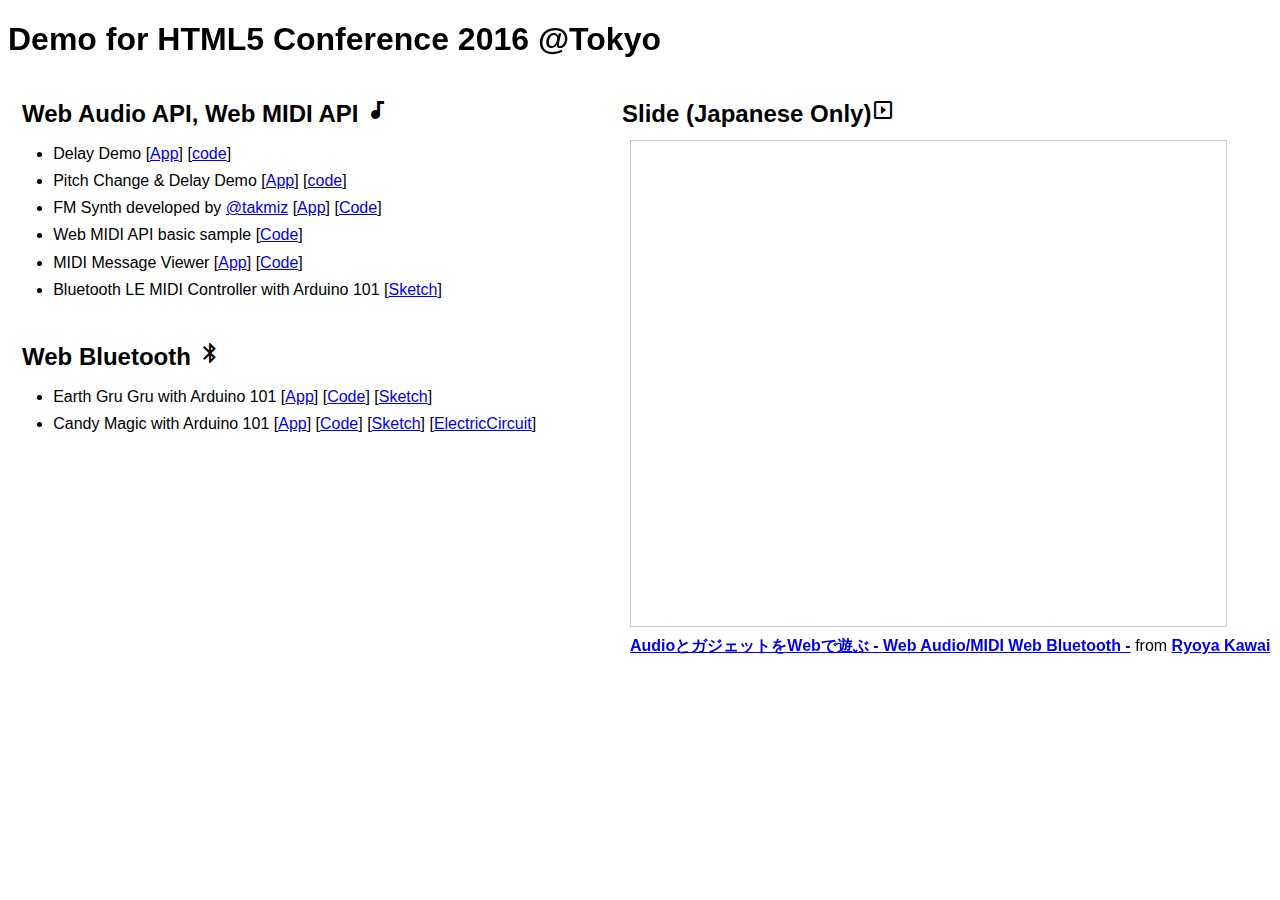
<file: index.html>
<!DOCTYPE HTML>
<html>
  <head>
    <meta charset="UTF-8">
    <title>HTML5 Conference 2016 @Tokyo</title>
    <link rel="stylesheet" href="./webbluetooth/candymagic/md/icon_family_material_icons.css">
    <script src="./webbluetooth/candymagic/md/material.min.js"></script>
    <script src="./js/material.min.js"></script>
    <link href="./webbluetooth/candymagic/md/family_roboto_mono.css" rel="stylesheet">
    <style>
    body { font-family: 'Roboto', sans-serif }
    ul { margin: 0.5em 0.2em }
    li { line-height: 1.7em }
    h2 { margin: 0.5em 0.5em }
    clear { clear:both }
    #slide { float:left; width:650px }
    #appcode { float:left; width:600px; padding:6px 0px 30px 2px; }
    #slide-iframe { padding-left:20px; width:650px }
    #slide-title { margin-top:0px }
    </style>
  </head>
  <body>
    <script type="text/javascript" src="register_sw.js"></script>
    <h1>Demo for HTML5 Conference 2016 @Tokyo</h1>
    <div id="appcode">
      <h2>Web Audio API, Web MIDI API <i class="material-icons">audiotrack</i></h2>
      <ul>
        <li>Delay Demo [<a href="https://ryoyakawai.github.io/html5conference2016/webaudiomidi/delay/index.html">App</a>] [<a href="https://github.com/ryoyakawai/html5conference2016/tree/gh-pages/webaudiomidi/delay">code</a>]</li>
        <li>Pitch Change & Delay Demo [<a href="https://ryoyakawai.github.io/html5conference2016/webaudiomidi/pitch/index.html">App</a>] [<a href="https://github.com/ryoyakawai/html5conference2016/tree/gh-pages/webaudiomidi/pitch/">code</a>]</li>
        <li>FM Synth developed by <a href="https://twitter.com/takmiz" target="_blank">@takmiz</a> [<a href="https://ryoyakawai.github.io/html5conference2016/webaudiomidi/fmsynth/index.html">App</a>] [<a href="https://github.com/ryoyakawai/html5conference2016/tree/gh-pages/webaudiomidi/fmsynth/">Code</a>] </li>
        <li>Web MIDI API basic sample [<a href="https://github.com/ryoyakawai/html5conference2016/tree/gh-pages/webaudiomidi/webmidi/">Code</a>]</li>
        <li>MIDI Message Viewer [<a href="https://ryoyakawai.github.io/html5conference2016/webaudiomidi/midimsgv/index.html">App</a>] [<a href="https://github.com/ryoyakawai/html5conference2016/tree/gh-pages/webaudiomidi/midimsgv/">Code</a>]</li>
        <li>Bluetooth LE MIDI Controller with Arduino 101 [<a href="https://github.com/ryoyakawai/html5conference2016/tree/gh-pages/webaudiomidi/blemidicon/blemidicon">Sketch</a>]</li>
      </ul>
      <br>

      <h2>Web Bluetooth <i class="material-icons">bluetooth</i></h2>
      <ul>
        <li>Earth Gru Gru with Arduino 101 [<a href="https://ryoyakawai.github.io/html5conference2016/webbluetooth/earthgrugru/index.html">App</a>] [<a href="https://github.com/ryoyakawai/html5conference2016/tree/gh-pages/webbluetooth/earthgrugru/">Code</a>] [<a href="https://github.com/ryoyakawai/html5conference2016/tree/gh-pages/webbluetooth/earthgrugru/earthgrugru/">Sketch</a>]</li>
        <li>Candy Magic with Arduino 101 [<a href="https://ryoyakawai.github.io/html5conference2016/webbluetooth/candymagic/index.html">App</a>] [<a href="https://github.com/ryoyakawai/html5conference2016/tree/gh-pages/webbluetooth/candymagic/">Code</a>] [<a href="https://github.com/ryoyakawai/html5conference2016/tree/gh-pages/webbluetooth/candymagic/candymagic/">Sketch</a>] [<a href="https://github.com/ryoyakawai/html5conference2016/blob/gh-pages/webbluetooth/candymagic/ecircuit/candyMagic_electricCircuit.png">ElectricCircuit</a>]</li>
      </ul>
    </div>
    <br>

    <div id="slide">
      <h2 id="slide-title">Slide (Japanese Only)<i class="material-icons">slideshow</i></h2>
      <div id="slide-iframe">
        <iframe src="//www.slideshare.net/slideshow/embed_code/key/3UAu7xepCeSUaM" width="595" height="485" frameborder="0" marginwidth="0" marginheight="0" scrolling="no" style="border:1px solid #CCC; border-width:1px; margin-bottom:5px; max-width: 100%;" allowfullscreen> </iframe> <div style="margin-bottom:5px"> <strong> <a href="//www.slideshare.net/ryoyakawai/audioweb-web-audiomidi-web-bluetooth" title="AudioとガジェットをWebで遊ぶ - Web Audio/MIDI Web Bluetooth -" target="_blank">AudioとガジェットをWebで遊ぶ - Web Audio/MIDI Web Bluetooth -</a> </strong> from <strong><a href="//www.slideshare.net/ryoyakawai" target="_blank">Ryoya Kawai</a></strong> </div>
      </div>
    </div>

    <div class="clear"></div>

    <script>
    (function(i,s,o,g,r,a,m){i['GoogleAnalyticsObject']=r;i[r]=i[r]||function(){
        (i[r].q=i[r].q||[]).push(arguments)},i[r].l=1*new Date();a=s.createElement(o),
                             m=s.getElementsByTagName(o)[0];a.async=1;a.src=g;m.parentNode.insertBefore(a,m)
                             })(window,document,'script','https://www.google-analytics.com/analytics.js','ga');

    ga('create', 'UA-35804975-1', 'auto');
    ga('send', 'pageview');
    </script>

  </body>
</html>
</file>
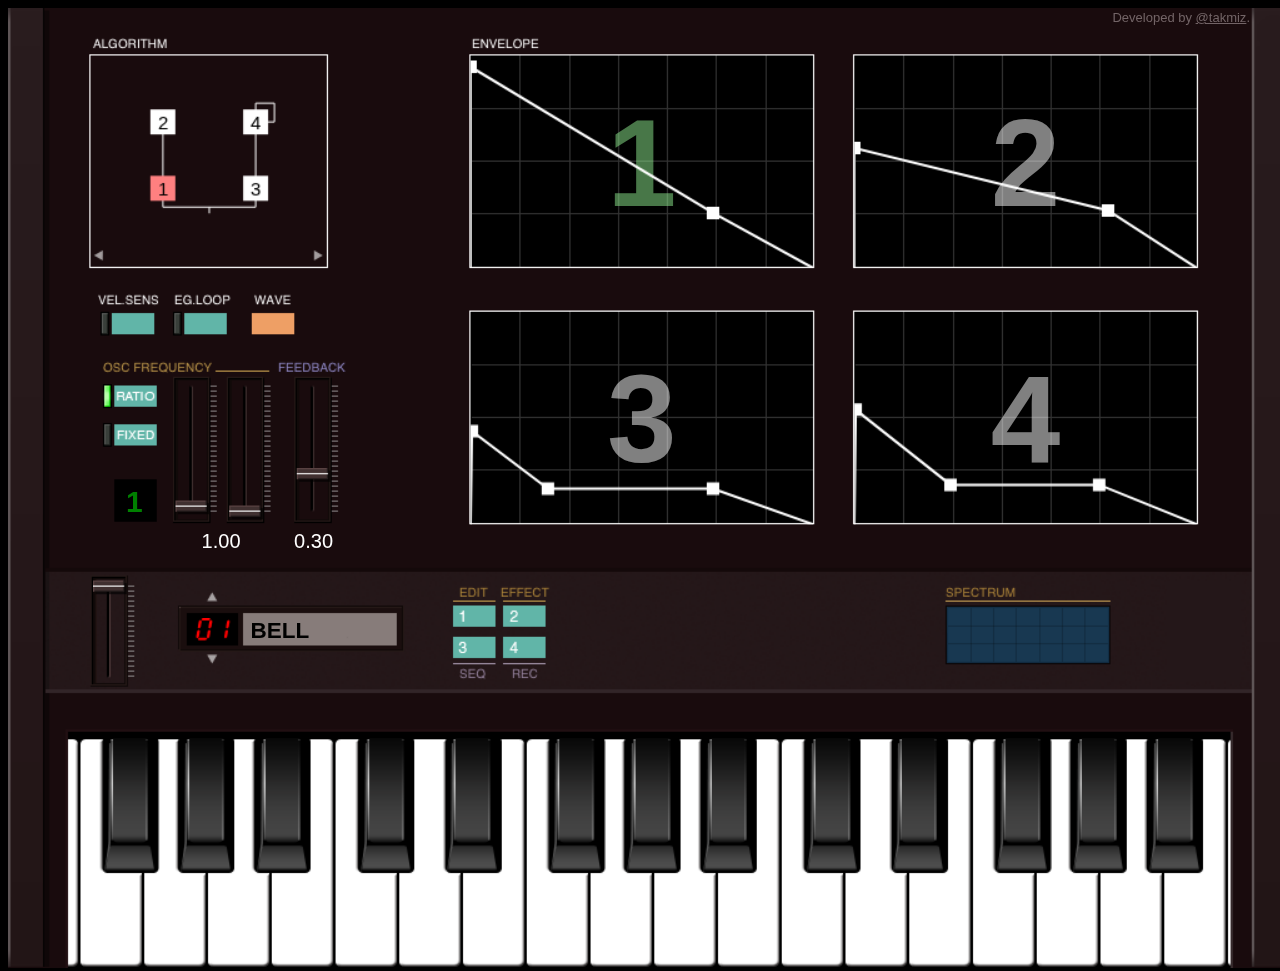
<file: webaudiomidi/fmsynth/index.html>
<!DOCTYPE HTML>
<html>
  <head>
    <meta charset="UTF-8">
    <title>Web FM synthesizer made with HTML5</title>
    <meta name="theme-color" content="#241719">
    <link rel="manifest" href="./manifest.json">
    <link rel="stylesheet" type="text/css" href="./css/index.css">
    <link rel="stylesheet" type="text/css" href="./css/family_Archivo_Narrow.css">
    <meta name="viewport" content="width=device-width, initial-scale=1.0, maximum-scale=0.70, user-scalable=no"/>
  </head>
  
  <body onselectstart="return false;">
    <script type="text/javascript" src="register_sw.js"></script>
    <div id="synth" style="transform: scale(0.95, 0.95); float:left;">
      <img src="images/background.png" class="origin0" ondragstart="return false;">
      <img id="knob_coarse"   src="images/fader_knob.png" style="position: absolute; top: 398px; left: 134px;" ondragstart="return false;">
      <img id="knob_fine"     src="images/fader_knob.png" style="position: absolute; top: 398px; left: 177px;" ondragstart="return false;">
      <img id="knob_feedback" src="images/fader_knob.png" style="position: absolute; top: 398px; left: 231px;" ondragstart="return false;">
      <img id="knob_velocity" src="images/fader_knob.png" style="position: absolute; top: 530px; left: 68px;" ondragstart="return false;">

      <div id="OP1" style="position: absolute; top: 38px; left: 370px; width: 274px; height: 170px;">
        <div id="OP1_text" class="optext">1</div>
        <canvas width="274" height="170" class="origin0"><!-- --></canvas>
      </div>
      
      <div id="OP2" style="position: absolute; top: 38px; left: 677px; width: 274px; height: 170px;">
        <div id="OP2_text" class="optext">2</div>
        <canvas width="274" height="170" class="origin0"><!-- --></canvas>
      </div>
      
      <div id="OP3" style="position: absolute; top: 243px; left: 370px; width: 274px; height: 170px;">
        <div id="OP3_text" class="optext">3</div>
        <canvas width="274" height="170" class="origin0"><!-- --></canvas>
      </div>
      
      <div id="OP4" style="position: absolute; top: 243px; left: 677px; width: 274px; height: 170px;">
        <div id="OP4_text" class="optext">4</div>
        <canvas width="274" height="170" class="origin0"><!-- --></canvas>
      </div>
      
      <canvas id="canvas_ALG" width="190" height="170" style="position: absolute; top: 38px; left: 66px;"><!-- --></canvas>
      <canvas id="canvas_SPECTRUM" width="128" height="44" style="position: absolute; top: 478px; left: 752px;"><!-- --></canvas>
      
      <div id="ratio" class="opparamvalue" style="position: absolute;
					 top: 418px; left: 146px; width: 40px;">
      1.00
      </div>
      <div id="feedback" class="opparamvalue" style="position: absolute;
					 top: 418px; left: 220px; width: 40px;">
      0.00
      </div>

      <div id="curOP" class="curoptext" style="position: absolute; top: 380px; left: 86px;">
      1
      </div>
      
      <div id="keyboard" style="position: absolute; width: 932px; height: 190px; top: 580px; left: 47px;">
        <div id="keymask" style="position: relative; display: none; background-color: black; opacity: 0.7;"><!-- --></div>
      </div>
      
      <div id="button_velsens" style="position: absolute; width: 50px; height: 20px; top: 243px; left: 74px;">
        <img id="led_velsens" src="images/led_on.png" style="display: none;">
      </div>
      
      <div id="button_egloop" style="position: absolute; width: 50px; height: 20px; top: 243px; left: 132px;">
        <img id="led_egloop" src="images/led_on.png" style="display: none;">
      </div>
      
      <div id="button_ratio" style="position: absolute; width: 50px; height: 20px; top: 301px; left: 76px;">
        <img id="led_ratio" src="images/led_on.png" style="display: none;">
      </div>
      
      <div id="button_fixed" style="position: absolute; width: 50px; height: 20px; top: 332px; left: 76px;">
        <img id="led_fixed" src="images/led_on.png" style="display: none;">
      </div>
      
      <div id="button_edit" style="position: absolute; width: 50px; height: 20px; top: 476px; left: 346px;"><!-- --></div>
      <img id="edit" src="images/edit.png" style="position: absolute; top: 328px; left: 223px; display: none;" ondragstart="return false;">

      <div id="button_effect" style="position: absolute; width: 50px; height: 20px; top: 476px; left: 396px;"><!-- --></div>
      <img id="effect" src="images/effect.png" style="position: absolute; top: 454px; left: 442px; display: none;" ondragstart="return false;">

      <div id="button_sequencer" style="position: absolute; width: 50px; height: 20px; top: 502px; left: 346px;"><!-- --></div>
      <img id="sequencer" src="images/sequencer.png" style="position: absolute; top: 136px; left: 120px; display: none;" ondragstart="return false;">

      <div id="button_recorder" style="position: absolute; width: 50px; height: 20px; top: 502px; left: 396px;"><!-- --></div>
      <img id="recorder" src="images/recorder.png" style="position: absolute; top: 454px; left: 460px; display: none;" ondragstart="return false;">

      <div id="button_waveselect" style="position: absolute; width: 50px; height: 20px; top: 242px; left: 186px;"><!-- --></div>
      <img id="waveselect" src="images/waveselect.png" style="position: absolute; top: 30px; left: 240px; display: none;" ondragstart="return false;">

      <div id="ProgramNo" style="position: absolute; top: 488px; left: 150px; width: 30px;"><!-- --></div>
      <div id="VoiceName" style="color: black; position: absolute; top: 487px; left: 194px; width: 116px; height: 22px; line-height: 22px; font-size: 18px; vertical-align: middle; font-family: sans-serif; font-weight: bold;"><!-- --></div>
   	  <input id="VoiceNameEdit" style="display: none; position: absolute; top: 485px; left: 190px; width: 114px; height: 18px; font-size: 16px; vertical-align: middle; font-family: sans-serif; font-weight: bold;">
      <div id="button_progUp"   style="position: absolute; top: 457px; left: 124px; width: 200px; height: 22px;"><!-- --></div>
      <div id="button_progDown" style="position: absolute; top: 517px; left: 124px; width: 200px; height: 22px;"><!-- --></div>
    </div>
    <div id="webaudioalert" style="display: none; position: absolute; text-align: center; width: 600px; top: 210px; left: 200px; center; font-size: 24px; background-color: black; color: red; opacity: 0.8; padding: 20px 20px 20px 20px;">
  		Web Audio API is not available on your browser.
  	</div>
    </div>
    <div class="credit">Developed by <a href="https://twitter.com/takmiz" target="_blank">@takmiz</a>. </div>
    
    <script type="text/javascript" src="jquery.min.js"></script>
    <script type="text/javascript" src="sprintf.js"></script>
    <script type="text/javascript" src="parseuri.js"></script>
    <script type="text/javascript" src="EGView.js"></script>
    <script type="text/javascript" src="AlgView.js"></script>
    <script type="text/javascript" src="FaderView.js"></script>
    <script type="text/javascript" src="SpectrumView.js"></script>
    <script type="text/javascript" src="VoiceParameters.js"></script>
    <script type="text/javascript" src="PresetVoiceBank.js"></script>
    <script type="text/javascript" src="EG.js"></script>
    <script type="text/javascript" src="FMToneGenerator.js"></script>
    <script type="text/javascript" src="Application.js"></script>
    <script type="text/javascript" src="webmidilink.js"></script>
    <script type="text/javascript" src="custom.js"></script>

    <script>
    (function(i,s,o,g,r,a,m){i['GoogleAnalyticsObject']=r;i[r]=i[r]||function(){
        (i[r].q=i[r].q||[]).push(arguments)},i[r].l=1*new Date();a=s.createElement(o),
                             m=s.getElementsByTagName(o)[0];a.async=1;a.src=g;m.parentNode.insertBefore(a,m)
                             })(window,document,'script','https://www.google-analytics.com/analytics.js','ga');

    ga('create', 'UA-35804975-1', 'auto');
    ga('send', 'pageview');
    </script>

  </body>
</html>
</file>
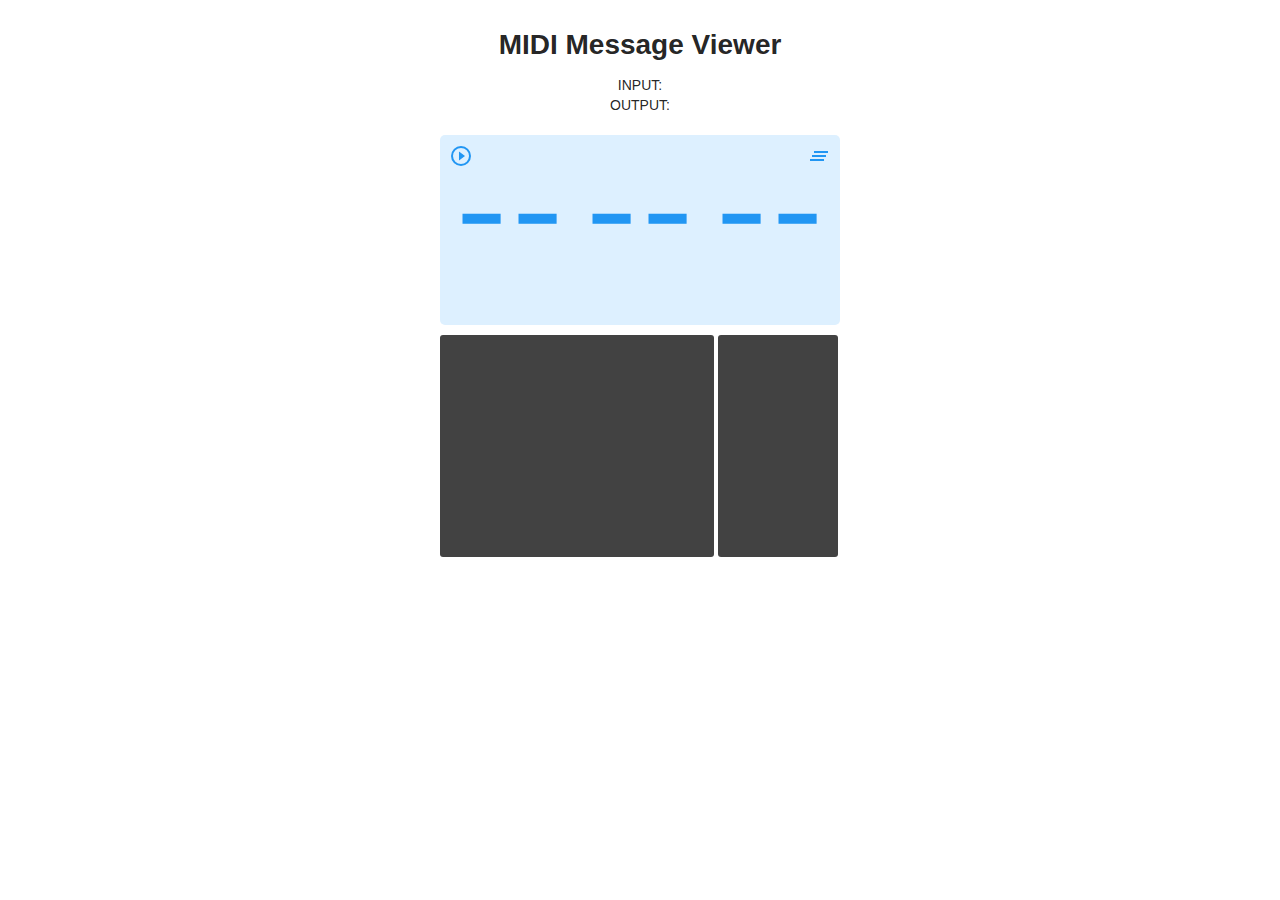
<file: webaudiomidi/midimsgv/index.html>
<!DOCTYPE HTML>
<html>
  <head>
    <meta charset="UTF-8">
    <title>MIDI Message Viewer | HTML5 Conference 2016</title>
    <meta name="theme-color" content="#424242">
    <link rel="manifest" href="./manifest.json">
    <meta name="viewport" content="width=device-width, initial-scale=1.0, maximum-scale=1.0">
    <link rel="stylesheet" href="./md/material.green-light_green.min.css">
    <link rel="stylesheet" href="./md/icon_family_material_icons.css">
    <script src="./md/material.min.js"></script>
    <link href="./md/family_roboto_mono.css" rel="stylesheet">
    <link rel="stylesheet" href="styles.css">
  </head>
  <body>
    <script type="text/javascript" src="register_sw.js"></script>
    <script src="bower_components/webcomponentsjs/webcomponents.js"></script>
    <link rel="import" href="bower_components/x-webmidi/x-webmidirequestaccess.html">
    <div id="title">MIDI Message Viewer</div>

    <x-webmidirequestaccess id="x-webmidi" sysex input output></x-webmidirequestaccess>
    <div id="inputblock">
      <div>
        <span>INPUT: <x-webmidiinput id="input-port" autoreselect></x-webmidiinput> <span id="midiinput-event-01"></span></span>
      </div>
      <div>
        <span>OUTPUT: <x-webmidioutput id="output-port" autoreselect></x-webmidioutput> <span id="midioutput-event-01"></span></span>
      </div>
      
      <div id="disp-msg-exp">
        <div id="button-area">
          <div id="state-button">
            <button id="disp-state" class="mdl-button mdl-js-button mdl-button--icon">
              <i id="disp-state-icon" class="material-icons">play_circle_outline</i>
            </button>
          </div>
          <div id="clear-button">
            <button id="clear-button" class="mdl-button mdl-js-button mdl-button--icon">
              <i id="clear-icon" class="material-icons">clear_all</i>
            </button>
          </div>
        </div>
        <div id="clear"></div>

        <div id="exp-msg"></div>
        <div id="exp-name"></div>
      </div>

      <div id="message-area">
        <div id="disp-input-port"></div>
        <div id="message-history"></div>
      </div>
    </div>

    <script type="text/javascript">
    var timerId=0;
    window.addEventListener('midiin-event:input-port', function(event) {
        // send msg to output
        var output=document.getElementById("output-port");
        if(output.checkOutputIdx!="false") {
            if( ( event.detail.data[1]>0x22 && event.detail.data[1]<=0x7f) 
                // && event.detail.data[1]!=0x46 
                // && event.detail.data[1]!=0x47
                // && event.detail.data[1]!=0x48 
                // && event.detail.data[1]!=0x49 
               ) output.sendRawMessage(event.detail.data);
        }

        // handle input msg
        var out=[], disp=true;
        if(event.detail.data[0]==0xfe || event.detail.data[0]==0xf8) {
            disp=false;
        } else {
            dispParsedMIDI("input-port", event);
            dispParsedMIDIExp("exp-msg", event.detail.property);
            timerId=setTimeout(function(){
                if(dispState=="remove") {
                    clearToDefault();
                    document.querySelector("#disp-input-port").innerText="";
                }
            } , 3000);
        }
    });
    clearToDefault();

    var dispState="remove"; // leave/remove
    document.querySelector("#disp-state").addEventListener("mousedown", function(event){
        var outVal=0;
        if(dispState=="leave") {
            dispState="remove";
            event.target.innerHTML="play_circle_outline";
            outVal=0x00;
        } else {
            dispState="leave";
            event.target.innerHTML="pause_circle_outline";
            outVal=0x40;
        }
        // search output port which has same name with input port
        var midi=document.getElementById("x-webmidi").midi;
        var outputs=midi.outputs, inputs=midi.inputs;
        var inputIdx=document.getElementById("input-port").inputIdx;
        for(var i=0; i<outputs.length; i++) {
            if(outputs[i].name==inputs[inputIdx].name) {
                outputs[i].send([0xb0, 0x11, outVal]);
                break;
            }
        }

    });
    document.querySelector("#clear-button").addEventListener("mousedown", function(event){
        clearToDefault();
    });

    function dispParsedMIDI(elemId, event) {
        if(event.detail.data[0]==0xfe) return;
        var out=[];
        for(key in event.detail.property) {
            if(key=="raw") {
                var tmp=[];
                for(var i=0; i<event.detail.property["raw"].length; i++) {
                    //tmp.push("0x"+event.detail.property["raw"][i].toString(16));
                    tmp.push(event.detail.property["raw"][i].toString(16));
                }
                event.detail.property["raw"]=tmp.join(" ");
            }
            var keyName=key;
            if(key=="frequency") keyName="freq";
            out.push("["+keyName+"] "+event.detail.property[key]);
        }
        var disparea=document.getElementById("disp-"+elemId);
        disparea.innerHTML=out.join("<br>");
        clearTimeout(timerId);
    }

    function dispParsedMIDIExp(elemId, vals) {
        var out="", exp="";
        var arrayRaw=vals.raw.split(" ");
        if(vals.type=="channel") {
            for(var i=0; i<arrayRaw.length; i++) {
                arrayRaw[i]=("00"+arrayRaw[i]).substr(-2, 2);
            }
            out='<span class="red700">' + arrayRaw[0].substr(0,1) + '</span>' +
                '<span class="blue200">' + arrayRaw[0].substr(1,1) + '</span>' +
                '<span class="yellow500 spacing">' + arrayRaw[1] + '</span>' +
                '<span class="green500 spacing">' + arrayRaw[2] + '</span>';
            exp='<span class="strong">'+vals.subType+"</span>";
            switch(vals.subType) {
                case "noteOn":
                    if(typeof(vals.itnl)=="undefined") vals.itnl="--";
                    exp+=" (Play " + vals.itnl + " with strength of " + vals.velocity + ".)";
                    break;
                case "noteOff":
                    exp+=" (Stop playing " + vals.itnl +".)";
                    break;
                case "controller":
                    exp+=" (Update value of ctrl#" + vals.ctrlNo +" to "+vals.value+".)";
                    break;
            }
        } else {
            clearToDefault();
            exp=vals.subType;
        }
        var disparea=document.getElementById(elemId);
        disparea.innerHTML=out;
        disparea.nextSibling.nextSibling.innerHTML=exp;
        addToHistory(vals.raw);
    }
    function clearToDefault() {
        var elemId="exp-msg";
        var initialDisp='<span>--</span><span class="spacing">--</span><span class="spacing">--</span>';
        var disparea=document.getElementById(elemId);
        disparea.innerHTML=initialDisp;
        disparea.nextSibling.nextSibling.innerHTML="";
        document.querySelector("#disp-input-port").innerText="";
    }

    function addToHistory(msg) {
        var elem=document.querySelector("#message-history");
        messages=elem.innerHTML;
        messages=messages.split("<br>");
        messages.unshift(msg);

        for(var i=0; i<messages.length; i++) {
            var tmp_msg=messages[i].split(" ");
            if(tmp_msg.length>1) {
                for(var j=0; j<tmp_msg.length; j++) {
                    tmp_msg[j]=("00"+tmp_msg[j]).substr(-2, 2);
                }
                messages[i]=tmp_msg.join(" ");
            }
        }
        while(messages.length>20) {
            messages.pop();
        }
        elem.innerHTML=messages.join("<br>")
    }

    </script>

    <script>
    (function(i,s,o,g,r,a,m){i['GoogleAnalyticsObject']=r;i[r]=i[r]||function(){
        (i[r].q=i[r].q||[]).push(arguments)},i[r].l=1*new Date();a=s.createElement(o),
                             m=s.getElementsByTagName(o)[0];a.async=1;a.src=g;m.parentNode.insertBefore(a,m)
                             })(window,document,'script','https://www.google-analytics.com/analytics.js','ga');

    ga('create', 'UA-35804975-1', 'auto');
    ga('send', 'pageview');
    </script>

  </body>
</html>
</file>
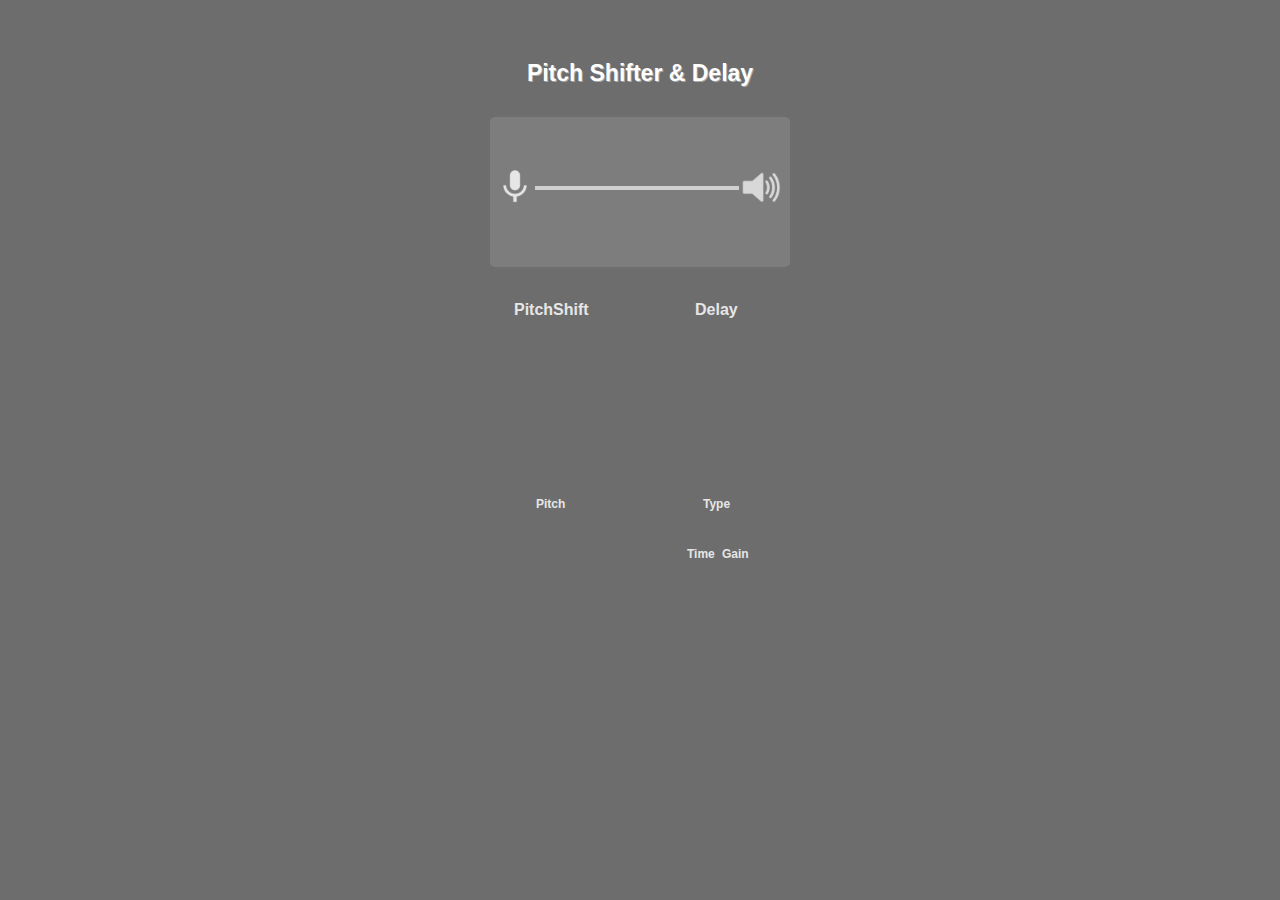
<file: webaudiomidi/pitch/index.html>
<!DOCTYPE html>
<html>
  <head>
    <link rel="stylesheet" type="text/css" href="./styles.css">
  </head>
  <body>
    <script src="./bower_components/webcomponentsjs/webcomponents.js"></script>
    <link rel="import" href="./bower_components/x-webmidi/x-webmidirequestaccess.html">
    <!link rel="import" href="./components/polymer_analyser.html">
    <link rel="import" href="./bower_components/webaudio-controls/webaudio-controls.html">
    <x-webmidirequestaccess sysex="true" input="true" output="true"></x-webmidirequestaccess>
    
    <div id="title">Pitch Shifter & Delay</div>
    <div id="diagram">
      <img src="./images/mic.png" class="colorinvert" id="mic">
      <img src="./images/speaker.png" class="colorinvert" id="speaker">
      <div id="centerline"></div>
      <div id="shifter" class="node" style="visibility:hidden;">P</div>
      <div id="delayloop" style="visibility:hidden;">
        <div id="delay" class="node">D</div>
        <div id="arrow"></div>
      </div> 
      <div id="delaymain" class="node" style="visibility:hidden;">D</div>
    </div>
    <div id="control-panel">
      <div id="div-button-ps-text">PitchShift</div>
      <div id="div-button-ps" class="button-size"><webaudio-switch id="switch-pitchshift" src="images/ProphetButton.png" value="0" height="128" width="85"></webaudio-switch></div>
      <div id="div-button-dl-text">Delay</div>
      <div id="div-button-dl" class="button-size"><webaudio-switch id="switch-delay" src="images/ProphetButton.png" value="0" height="128" width="85"></webaudio-switch></div>
      <div id="div-button-dltype-text">Type</div>
      <div id="div-button-direction"><webaudio-switch id="switch-delaydirection" src="images/switch_toggle.png" value="0" height="56" width="56"></webaudio-switch></div>
      <div id="div-button-pitch-text">Pitch</div>
      <div id="div-button-pitch"><webaudio-switch id="switch-togglepitch" src="images/switch_toggle.png" value="0" height="56" width="56"></webaudio-switch></div>
      <div id="div-button-dltime-text">Time</div>
      <div id="div-button-dltime"><webaudio-knob id="knob-delaytime" src="./images/flatknob3.png" sprites="30" value="0.5" min="0" max="1" step="0.05" diameter="35"></webaudio-knob></div>
      <div id="div-button-dlgain-text">Gain</div>
      <div id="div-button-dlgain"><webaudio-knob id="knob-delaygain" src="./images/flatknob3.png" sprites="30" value="0.5" min="0" max="0.8" step="0.05" diameter="35"></webaudio-knob></div>
    </div>
    
	  <script type="text/javascript" src="./js/dsp.js"></script>
	  <script type="text/javascript" src="./js/pitchshifter.js"></script>
	  <script type="text/javascript" src="./js/delayProcess.js"></script>
    <script type="text/javascript" src="./js/app.js"></script>

    <script>
    (function(i,s,o,g,r,a,m){i['GoogleAnalyticsObject']=r;i[r]=i[r]||function(){
        (i[r].q=i[r].q||[]).push(arguments)},i[r].l=1*new Date();a=s.createElement(o),
                             m=s.getElementsByTagName(o)[0];a.async=1;a.src=g;m.parentNode.insertBefore(a,m)
                             })(window,document,'script','https://www.google-analytics.com/analytics.js','ga');
    
    ga('create', 'UA-35804975-1', 'auto');
    ga('send', 'pageview');
    </script>

  </body>
</html>
</file>
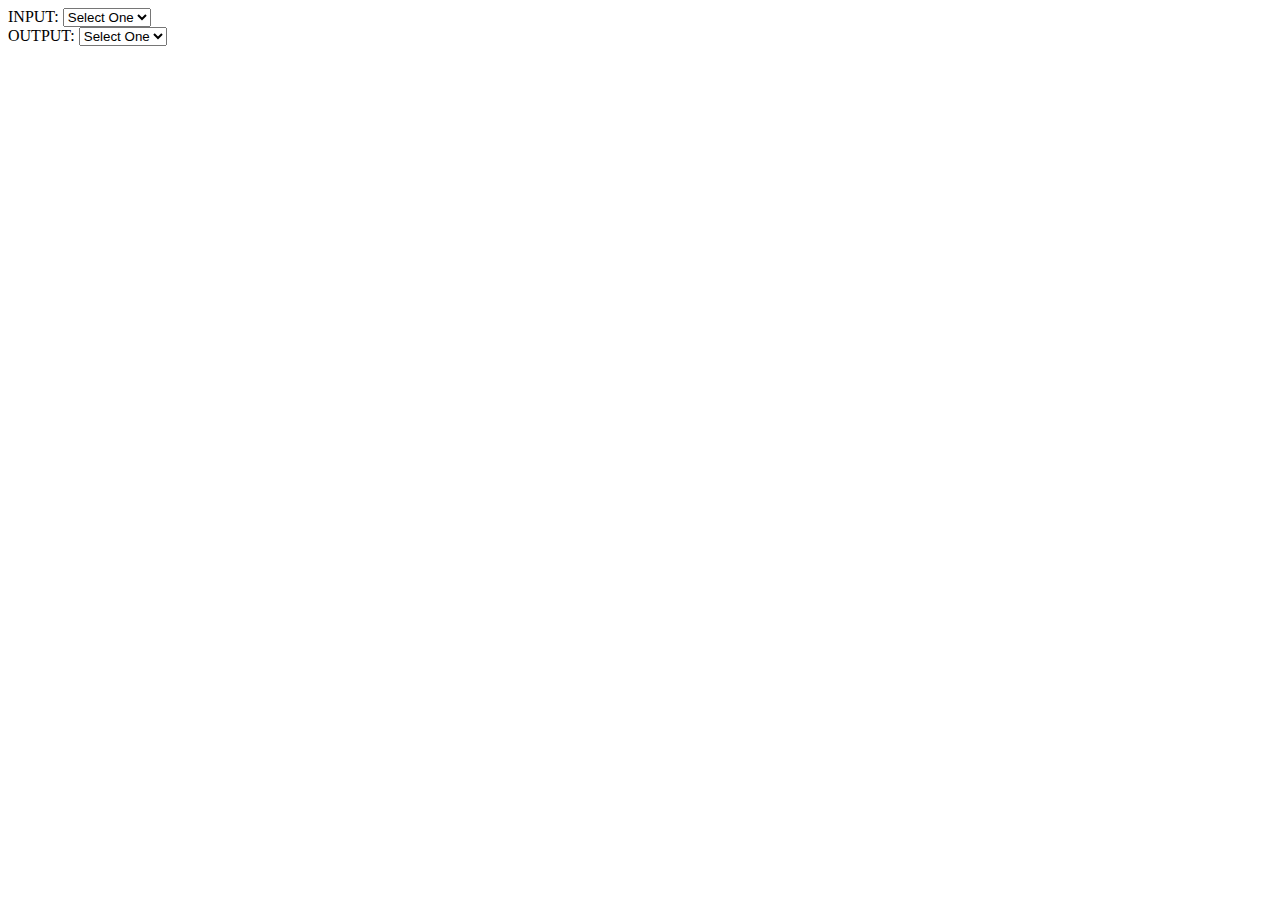
<file: webaudiomidi/webmidi/index.html>
<html>
  <head>
    <title>Web MIDI Demo | HTML5 Conference 2016</title>
  </head>
  <body>
    <div><span>INPUT:</span> <select id="midiinput"><option value="0">Select One</option></select></div>
    <div><span>OUTPUT:</span> <select id="midioutput"><option value="0">Select One</option></select></div>
    <script type="text/javascript">
    var inputs=[], outputs=[];
    var inSelected=false, outSelected=false;
    navigator.requestMIDIAccess({sysex: true}).then(successCallback, errorCallback);

    function successCallback(midi) {
        // input port
        var inputItr=midi.inputs.values();
        for(var i=inputItr.next(); !i.done; i=inputItr.next()) {
            inputs.push(i.value);
        }

        // output port
        var outputItr=midi.outputs.values();
        for(var i=outputItr.next(); !i.done; i=outputItr.next()) {
            outputs.push(i.value);
        }

        var selectIn=document.querySelector("#midiinput");
        for(var i=0; i<inputs.length; i++) {
            var option=new Option((inputs[i].name).trim(), i+1);
            selectIn.appendChild(option);
        }

        var selectOut=document.querySelector("#midioutput");
        for(var i=0; i<outputs.length; i++) {
            var option=new Option((outputs[i].name).trim(), i+1);
            selectOut.appendChild(option);
        }

        midi.onstatechange=function(event) {
            // do something when connection state is chaneged
        };

        document.querySelector("#midiinput").addEventListener("change", function(event) {
            if(inSelected!==false) inputs[inSelected].onmidimessage="";
            if(event.target.value==0) {
                inSelected=false;
            } else {
                inSelected=event.target.value-1;
                inputs[inSelected].onmidimessage=onmidimessage;
            }
        });

        function onmidimessage(event) {
            if(outSelected!==false) outputs[outSelected].send(event.data);
        }

        document.querySelector("#midioutput").addEventListener("change", function(event) {
            if(event.target.value==0) {
                outSelected=false;
            } else {
                outSelected=event.target.value-1;
            }
        });

    }

    function errorCallback(msg) {
        console.error("Error occured during enumerating MIDI devices", msg);
    }
    </script>

    <script>
    (function(i,s,o,g,r,a,m){i['GoogleAnalyticsObject']=r;i[r]=i[r]||function(){
        (i[r].q=i[r].q||[]).push(arguments)},i[r].l=1*new Date();a=s.createElement(o),
                             m=s.getElementsByTagName(o)[0];a.async=1;a.src=g;m.parentNode.insertBefore(a,m)
                             })(window,document,'script','https://www.google-analytics.com/analytics.js','ga');

    ga('create', 'UA-35804975-1', 'auto');
    ga('send', 'pageview');
    </script>

  </body>
</html>
</file>
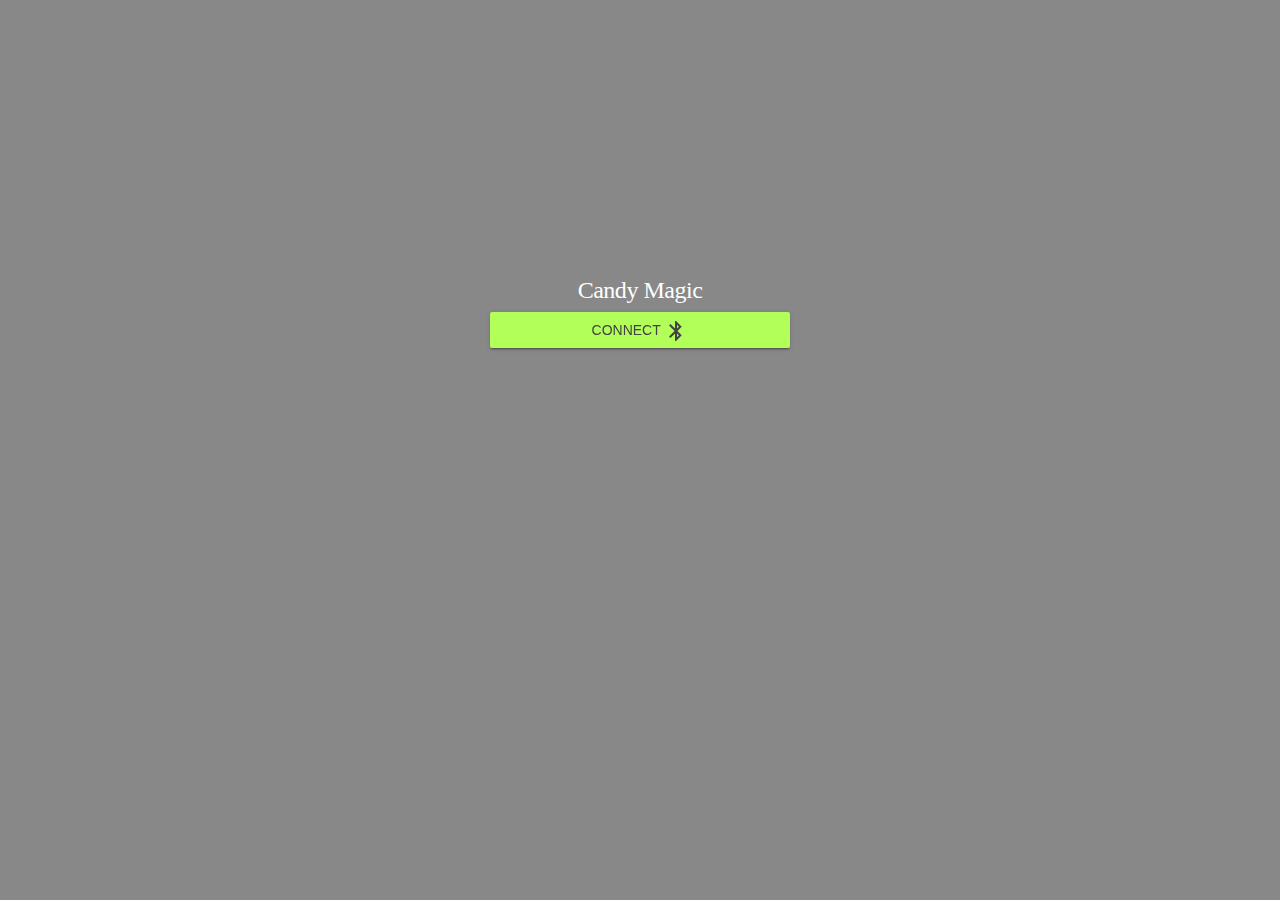
<file: webbluetooth/candymagic/index.html>
<!DOCTYPE HTML>
<html>
  <head>
    <meta charset="UTF-8">
    <title>Candy Magic Dispenser | HTML5 Conference 2016</title>
    <meta name="theme-color" content="#777777">
    <link rel="manifest" href="./manifest.json">
    <link rel="icon" sizes="192x192" href="favicon.png">
    <link rel="stylesheet" href="./md/material.green-light_green.min.css">
    <link rel="stylesheet" href="./md/icon_family_material_icons.css">
    <script src="./md/material.min.js"></script>
    <link href="./md/family_roboto_mono.css" rel="stylesheet">
    <link rel="stylesheet" href="styles.css">
    <meta name="viewport" content="width=device-width, initial-scale=1.0, maximum-scale=1.0">
  </head>
  <body>
    <script type="text/javascript" src="register_sw.js"></script>
    <div id="connection">
      <div id="title">Candy Magic</div>
      <button id="find" class="mdl-button mdl-js-button mdl-button--raised mdl-js-ripple-effect mdl-button--accent">Connect <i class="material-icons">bluetooth</i></button>
    </div>
    <div id="connected">
      <button id="d01" class="mdl-button mdl-js-button mdl-button--raised mdl-js-ripple-effect mdl-button--accent"></button>
      <button id="d02" class="mdl-button mdl-js-button mdl-button--raised mdl-js-ripple-effect mdl-button--accent"></button>
      <button id="d03" class="mdl-button mdl-js-button mdl-button--raised mdl-js-ripple-effect mdl-button--accent"></button>
      <button id="d04" class="mdl-button mdl-js-button mdl-button--raised mdl-js-ripple-effect mdl-button--accent"></button>
    </div>
    <div id="dispensing">
      <div id="loader"><img id="loader-gif" src="./images/loader.gif"></div>
    </div>
    <div id="thankyou">
      <div id="thankyoumsg">Thank you for using me!</div>
      <div id="btconnection"><i id="bticon" class="material-icons">bluetooth_connected</i></div>
      <div id="disconnectmsg">Connection will close automaticaly.</div>
    </div>
    
    <script type="text/javascript">
    let serviceUUID=("77b10300-5912-4391-8826-509e9bcf2204").toLowerCase();
    let characteristicUUID=("77b10301-5912-4391-8826-509e9bcf2204").toLowerCase();

    let cntdDevice;
    function connectedHandler(type) {
        let connection, connected, thankyou;
        switch(type) {
            case "connected":
                connection="none";
                connected="block";
                thankyou="none";
                setTimeout(function(){
                    document.querySelector("#connected").style.setProperty("opacity", "1");
                }, 50);
                break;
            case "disconnected":
                connection="block";
                connected="none";
                thankyou="none";
                break;
            case "thankyou":
                connection="none";
                connected="none";
                thankyou="block";
                break;
        }
        document.querySelector("#connection").style.setProperty("display", connection);
        document.querySelector("#connected").style.setProperty("display", connected);
        document.querySelector("#thankyou").style.setProperty("display", thankyou);
    }
    function handleCandyMagic (characteristic) {
        document.querySelector("#d01").addEventListener("mousedown", dispense);
        document.querySelector("#d02").addEventListener("mousedown", dispense);
        document.querySelector("#d03").addEventListener("mousedown", dispense);
        document.querySelector("#d04").addEventListener("mousedown", dispense);
        function dispense(event) {
            let data = new Uint8Array([1]);
            dispenseId=event.target.parentNode.id;
            data[0]=parseInt(dispenseId.replace("d", ""));
            // data[0]=parseInt(10*Math.random()%4)+1;
            dispansing(data[0]);
            characteristic[0].writeValue(data);
        }
        
        function dispansing(sec) {
            document.querySelector("#connected").style.setProperty("display", "none");
            document.querySelector("#connected").style.setProperty("opacity", "0");
            document.querySelector("#dispensing").style.setProperty("display", "block");
            setTimeout(
                function() {
                    document.querySelector("#dispensing").style.setProperty("display", "none");
                    document.querySelector("#thankyou").style.setProperty("display", "block");
                    setTimeout(function(){
                        document.querySelector("#thankyou").style.setProperty("opacity", "1");
                    }, 20);
                    setTimeout(
                        function() {
                            cntdDevice.gatt.disconnect();
                            connectedHandler("thankyou");
                            document.querySelector("#bticon").innerHTML="bluetooth";
                            document.querySelector("#disconnectmsg").innerHTML="Disconnected."
                        }, 2000);
                }, sec*1000+800);
        }
    }
    function service (service) {
        console.log(service);
        connectedHandler("connected");
        Promise.all([
            service.getCharacteristic(characteristicUUID)
        ]).then(handleCandyMagic, error);
    }
    
    function gatt (server) {
        console.log(server);
        server.device.ongattserverdisconnected=function(msg){
            connectedHandler("disconnected");
            console.info("[server disconnected] ", msg);
        };
        console.log(serviceUUID);
        server.getPrimaryService(serviceUUID).then(service, error);
    }
    
    function found (device) {
        cntdDevice=device;
        device.gatt.connect().then(gatt, error);
    }
    
    function error (e) {
        console.log(e);
    }
    
    
    function find () {
        let options = {
            filters: [{
                services: [serviceUUID],
                namePrefix: 'CandyMgc'
            }]
        };
        navigator.bluetooth.requestDevice(options).then(found, error);
    }
    
    document.querySelector("#find").addEventListener("click", find, false);

    /*
    Copyright (c) 2016 Ryoya Kawai.  All rights reserved.

    Licensed under the Apache License, Version 2.0 (the "License");
    you may not use this file except in compliance with the License.
    You may obtain a copy of the License at

    http://www.apache.org/licenses/LICENSE-2.0

    Unless required by applicable law or agreed to in writing, software
    distributed under the License is distributed on an "AS IS" BASIS,
    WITHOUT WARRANTIES OR CONDITIONS OF ANY KIND, either express or implied.
    See the License for the specific language governing permissions and
    limitations under the License.
     */

    </script>

    <script>
    (function(i,s,o,g,r,a,m){i['GoogleAnalyticsObject']=r;i[r]=i[r]||function(){
        (i[r].q=i[r].q||[]).push(arguments)},i[r].l=1*new Date();a=s.createElement(o),
                             m=s.getElementsByTagName(o)[0];a.async=1;a.src=g;m.parentNode.insertBefore(a,m)
                             })(window,document,'script','https://www.google-analytics.com/analytics.js','ga');

    ga('create', 'UA-35804975-1', 'auto');
    ga('send', 'pageview');
    </script>

  </body>
</html>
</file>
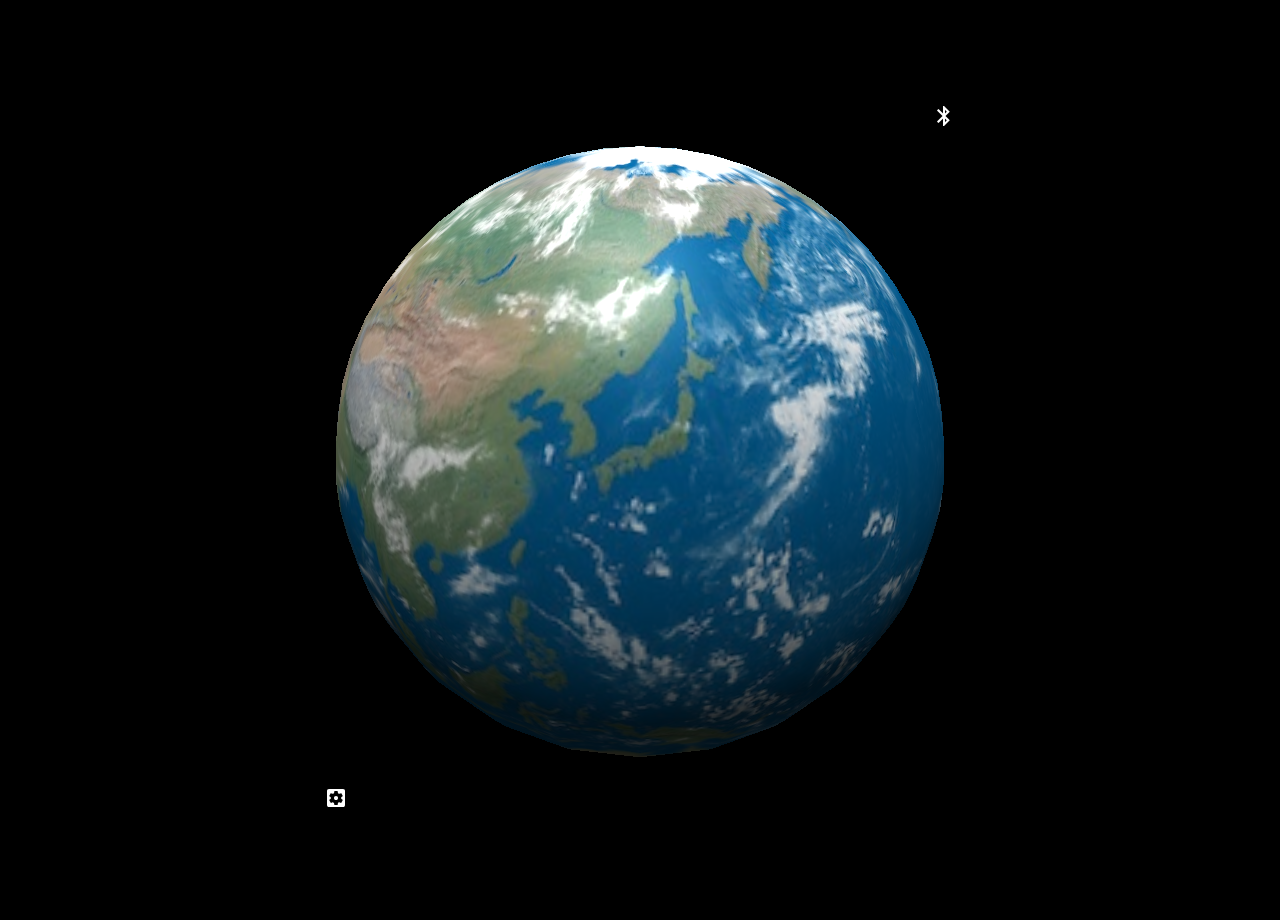
<file: webbluetooth/earthgrugru/index.html>
<!DOCTYPE html>
<html lang="ja">
  <head>
    <meta charset="utf-8">
    <title>Earth GruGru | HTML5 Conference 2016</title>
    <meta name="theme-color" content="#333333">
    <link rel="manifest" href="./manifest.json">
    <link rel="icon" sizes="192x192" href="favicon.png">
    <link rel="stylesheet" href="./md/material.green-light_green.min.css">
    <link rel="stylesheet" href="./md/icon_family_material_icons.css">
    <script src="./md/material.min.js"></script>
    <link href="./md/family_roboto_mono.css" rel="stylesheet">
    <link rel="stylesheet" href="styles.css">
    <style>
    </style>
  </head>
  <body>
    <script type="text/javascript" src="register_sw.js"></script>
    <div id="bluetooth">
      <button id="searchdevice" class="mdl-button mdl-js-button mdl-button--icon">
        <i id="bluetoothicon" class="material-icons">bluetooth</i>
      </button>
    </div>
    <div id="container"></div>

    <div >
      <button id="dispslider" class="mdl-button mdl-js-button mdl-button--icon">
        <i class="material-icons">settings_applications</i>
      </button>
      <div id="sliderarea">
        <input id="slider" type="range" max="6" min="0" step="0.025" class="hidden">
      </div>
    </div>

    <script type="text/javascript" src="./js/three.js" charset="utf-8"></script> <!-- r79 -->
    <script type="text/javascript">
    let serviceUUID=("77b10400-5912-4391-8826-509e9bcf2204").toLowerCase();
    let characteristicUUID=("77b10401-5912-4391-8826-509e9bcf2204").toLowerCase();

    document.querySelector("#dispslider").addEventListener("mousedown", function(event){
        if(document.querySelector("#slider").className=="hidden") {
            document.querySelector("#slider").className="";
        } else {
            document.querySelector("#slider").className="hidden";
        }
    });
    document.querySelector("#slider").addEventListener("input", function(event){
        sphere.rotation.y=event.target.value;
    });

    function handleAcc (characteristic) {
        console.log("Complete making connection.");
        return characteristic[0].startNotifications().then(function(data){
            characteristic[0].addEventListener("characteristicvaluechanged", function(data){
                let angleX = convert(data.target.value.getFloat32(0, true));
                let angleY = convert(data.target.value.getFloat32(4, true));
                let angleZ = convert(data.target.value.getFloat32(8, true));
                console.log("[X Y Z] " +angleX+ "\t"+ angleY +"\t"+angleZ );
                
                document.querySelector("#slider").value=angleZ;

                if(typeof sphere!="undefined") {
                    //sphere.rotation.x=angleX;
                    sphere.rotation.y=angleZ;
                    //sphere.rotation.z=angleZ;
                }
                function convert(value) {
                    return parseInt(75*(Math.abs(8*Math.PI*value)))/1000;
                }
            });
        });
    }
    function service (service) {
        console.log(service);
        Promise.all([
            service.getCharacteristic(characteristicUUID) // Acc
                   
        ]).then(handleAcc, error);
        document.querySelector("#bluetoothicon").innerHTML="bluetooth_connected";
    }

    function gatt (server) {
        console.log(server);
        server.device.ongattserverdisconnected=function(msg){
            document.querySelector("#bluetoothicon").innerHTML="bluetooth";
            console.info("[server disconnected] ", msg);
        };
        server.getPrimaryService(serviceUUID).then(service, error);
    }

    function found (device) {
        console.log(device);
        device.gatt.connect().then(gatt, error);
    }

    function error (e) {
        console.log(e);
    }

    function find () {
        let options = {
            filters: [{
                services: [serviceUUID],
                namePrefix: "eGruGru"
            }]
        };
        navigator.bluetooth.requestDevice(options).then(found, error);
    }

    document.querySelector("#searchdevice").addEventListener("click", find, false);
    </script>
    <script type="text/javascript">
    let height = 640;
    let width  = 640;
    
    // Renderer
    let renderer = new THREE.WebGLRenderer();
    renderer.setSize(height, width);
    renderer.setClearColor(0x000000, 1);

    // Add element
    document.querySelector("#container").appendChild(renderer.domElement);

    // Scene
    let scene = new THREE.Scene();
    
    // Camera 
    let camera=new THREE.PerspectiveCamera(73, width/height, 0.1, 10);
    camera.position=new THREE.Vector3(0, 0, 8);
    camera.lookAt(new THREE.Vector3(0, 0, 0));
    scene.add(camera);

    // Light
    let light = new THREE.DirectionalLight(0xffffff);
    let pos=(Math.PI*23.4/180.0);
    light.position = new THREE.Vector3(pos, pos, pos);
    scene.add(light);

    let ambientLight = new THREE.AmbientLight(0x333333);
    scene.add(ambientLight);

    // Sphere
    let geometry = new THREE.SphereGeometry(1, 32, 32);
    let loader=new THREE.TextureLoader();
    let textureEarth=loader.load("images/earth.jpg");
    let material = new THREE.MeshPhongMaterial( {map: textureEarth});    
    let sphere = new THREE.Mesh(geometry, material);
    sphere.rotation.y = Math.PI;
    scene.add(sphere);
        
    // Render
    let baseTime = +new Date;
    function render() {
        requestAnimationFrame(render);
        camera.position.x=1;
        camera.position.y=1;
        camera.position.z=1;
        renderer.render(scene, camera);

        camera.lookAt(new THREE.Vector3(0, 0, 0));

    }   
    render();

    /*
    Copyright (c) 2016 Ryoya Kawai.  All rights reserved.

    Licensed under the Apache License, Version 2.0 (the "License");
    you may not use this file except in compliance with the License.
    You may obtain a copy of the License at

    http://www.apache.org/licenses/LICENSE-2.0

    Unless required by applicable law or agreed to in writing, software
    distributed under the License is distributed on an "AS IS" BASIS,
    WITHOUT WARRANTIES OR CONDITIONS OF ANY KIND, either express or implied.
    See the License for the specific language governing permissions and
    limitations under the License.
     */

    </script>

    <script>
    (function(i,s,o,g,r,a,m){i['GoogleAnalyticsObject']=r;i[r]=i[r]||function(){
        (i[r].q=i[r].q||[]).push(arguments)},i[r].l=1*new Date();a=s.createElement(o),
                             m=s.getElementsByTagName(o)[0];a.async=1;a.src=g;m.parentNode.insertBefore(a,m)
                             })(window,document,'script','https://www.google-analytics.com/analytics.js','ga');

    ga('create', 'UA-35804975-1', 'auto');
    ga('send', 'pageview');
    </script>

  </body>
</html>
</file>
<file: webbluetooth/candymagic/md/icon_family_material_icons.css>
/* fallback */
@font-face { 
  font-family: 'Material Icons';
  font-style: normal;
  font-weight: 400;
  src: local('Material Icons'), local('MaterialIcons-Regular'), url(./fonts/2fcrYFNaTjcS6g4U3t-Y5UEw0lE80llgEseQY3FEmqw.woff2) format('woff2');
}

.material-icons { 
  font-family: 'Material Icons';
  font-weight: normal;
  font-style: normal;
  font-size: 24px;
  line-height: 1;
  letter-spacing: normal;
  text-transform: none;
  display: inline-block;
  white-space: nowrap;
  word-wrap: normal;
  direction: ltr;
  -webkit-font-feature-settings: 'liga';
  -webkit-font-smoothing: antialiased;
}
</file>
<file: webbluetooth/candymagic/md/family_roboto_mono.css>
@font-face { 
  font-family: 'Roboto Mono';
  font-style: normal;
  font-weight: 400;
  src: local('Roboto Mono'), local('RobotoMono-Regular'), url(./fonts/robotomono/v4/hMqPNLsu_dywMa4C_DEpY_ZraR2Tg8w2lzm7kLNL0-w.woff2) format('woff2');
  unicode-range: U+0460-052F, U+20B4, U+2DE0-2DFF, U+A640-A69F;
}
/* cyrillic */
@font-face { 
  font-family: 'Roboto Mono';
  font-style: normal;
  font-weight: 400;
  src: local('Roboto Mono'), local('RobotoMono-Regular'), url(./fonts/hMqPNLsu_dywMa4C_DEpY14sYYdJg5dU2qzJEVSuta0.woff2) format('woff2');
  unicode-range: U+0400-045F, U+0490-0491, U+04B0-04B1, U+2116;
}
/* greek-ext */
@font-face { 
  font-family: 'Roboto Mono';
  font-style: normal;
  font-weight: 400;
  src: local('Roboto Mono'), local('RobotoMono-Regular'), url(./fonts/hMqPNLsu_dywMa4C_DEpY1BW26QxpSj-_ZKm_xT4hWw.woff2) format('woff2');
  unicode-range: U+1F00-1FFF;
}
/* greek */
@font-face { 
  font-family: 'Roboto Mono';
  font-style: normal;
  font-weight: 400;
  src: local('Roboto Mono'), local('RobotoMono-Regular'), url(./fonts/hMqPNLsu_dywMa4C_DEpYwt_Rm691LTebKfY2ZkKSmI.woff2) format('woff2');
  unicode-range: U+0370-03FF;
}
/* vietnamese */
@font-face { 
  font-family: 'Roboto Mono';
  font-style: normal;
  font-weight: 400;
  src: local('Roboto Mono'), local('RobotoMono-Regular'), url(./fonts/hMqPNLsu_dywMa4C_DEpY9DiNsR5a-9Oe_Ivpu8XWlY.woff2) format('woff2');
  unicode-range: U+0102-0103, U+1EA0-1EF9, U+20AB;
}
/* latin-ext */
@font-face { 
  font-family: 'Roboto Mono';
  font-style: normal;
  font-weight: 400;
  src: local('Roboto Mono'), local('RobotoMono-Regular'), url(./fonts/hMqPNLsu_dywMa4C_DEpY6E8kM4xWR1_1bYURRojRGc.woff2) format('woff2');
  unicode-range: U+0100-024F, U+1E00-1EFF, U+20A0-20AB, U+20AD-20CF, U+2C60-2C7F, U+A720-A7FF;
}
/* latin */
@font-face { 
  font-family: 'Roboto Mono';
  font-style: normal;
  font-weight: 400;
  src: local('Roboto Mono'), local('RobotoMono-Regular'), url(./fonts/hMqPNLsu_dywMa4C_DEpY4gp9Q8gbYrhqGlRav_IXfk.woff2) format('woff2');
  unicode-range: U+0000-00FF, U+0131, U+0152-0153, U+02C6, U+02DA, U+02DC, U+2000-206F, U+2074, U+20AC, U+2212, U+2215, U+E0FF, U+EFFD, U+F000;
}
</file>
<file: webaudiomidi/fmsynth/css/index.css>
.optext {
    color: white;
    font-size: 100px;
    font-family: sans-serif;
    font-weight: bold;
    text-align: center;
    line-height: 170px;
    opacity: 0.5;
}

.curoptext {
    color: green;
    font-size: 24px;
    font-family: sans-serif;
    font-weight: bold;
    text-align: center;
    line-height: 30px;
    width: 30px;
}

.opparamvalue {
    font-size: 12pt;
    font-family: sans-serif;
    color: white;
    text-align: right;
}

.origin0 {
    position: absolute;
    top: 0px;
    left: 0px;
}

body {
	color: #DDDDDD;
	background-color: black;
	font-family: sans-serif;
}

#about a:link {
	color: #DDDDDD;
}

#about a:visited {
	color: #DDDDDD;
}

#share {
	padding: 20px 20px 20px 20px;
	background-color: black;
	opacity: 0.9;
}

.btn {
    text-decoration: none;
    font-weight: bold;
    text-align: center;
    font-size: 13px;
    display: block;
    background: -moz-linear-gradient(top,#80CCE6,#80CCE6 5%,#09C 5%,#069 95%,#069 95%,#00293D);
    background: -webkit-gradient(linear, left top, left bottom, from(#80CCE6), color-stop(0.05,#80CCE6), color-stop(0.05,#09C), color-stop(0.95,#069), color-stop(0.95,#00293D), to(#00293D));
    border: 1px solid #DDD;
    color: #FFFFFF;
    width: 300px;
    padding: 10px 0;
}

.credit {
  z-index: 1;
  position: absolute;
  font-family:arial;
  font-size:13px;
  top: 10px; right: 30px;
  color: #726466;
}

a:link, 
a:visited, 
a:hover, 
a:active { color: #726466; }
</file>
<file: webaudiomidi/fmsynth/css/family_Archivo_Narrow.css>
@font-face {
  font-family: 'Archivo Narrow';
  font-style: normal;
  font-weight: 400;
  src: local('Archivo Narrow Regular'), local('ArchivoNarrow-Regular'), url(./DsLzC9scoPnrGiwYYMQXpkpeNX8RPf6i6WQfJWyCWEs.ttf) format('truetype');
}
</file>
<file: webaudiomidi/midimsgv/md/icon_family_material_icons.css>
/* fallback */
@font-face { 
  font-family: 'Material Icons';
  font-style: normal;
  font-weight: 400;
  src: local('Material Icons'), local('MaterialIcons-Regular'), url(./fonts/2fcrYFNaTjcS6g4U3t-Y5UEw0lE80llgEseQY3FEmqw.woff2) format('woff2');
}

.material-icons { 
  font-family: 'Material Icons';
  font-weight: normal;
  font-style: normal;
  font-size: 24px;
  line-height: 1;
  letter-spacing: normal;
  text-transform: none;
  display: inline-block;
  white-space: nowrap;
  word-wrap: normal;
  direction: ltr;
  -webkit-font-feature-settings: 'liga';
  -webkit-font-smoothing: antialiased;
}
</file>
<file: webaudiomidi/midimsgv/md/family_roboto_mono.css>
@font-face { 
  font-family: 'Roboto Mono';
  font-style: normal;
  font-weight: 400;
  src: local('Roboto Mono'), local('RobotoMono-Regular'), url(./fonts/robotomono/v4/hMqPNLsu_dywMa4C_DEpY_ZraR2Tg8w2lzm7kLNL0-w.woff2) format('woff2');
  unicode-range: U+0460-052F, U+20B4, U+2DE0-2DFF, U+A640-A69F;
}
/* cyrillic */
@font-face { 
  font-family: 'Roboto Mono';
  font-style: normal;
  font-weight: 400;
  src: local('Roboto Mono'), local('RobotoMono-Regular'), url(./fonts/hMqPNLsu_dywMa4C_DEpY14sYYdJg5dU2qzJEVSuta0.woff2) format('woff2');
  unicode-range: U+0400-045F, U+0490-0491, U+04B0-04B1, U+2116;
}
/* greek-ext */
@font-face { 
  font-family: 'Roboto Mono';
  font-style: normal;
  font-weight: 400;
  src: local('Roboto Mono'), local('RobotoMono-Regular'), url(./fonts/hMqPNLsu_dywMa4C_DEpY1BW26QxpSj-_ZKm_xT4hWw.woff2) format('woff2');
  unicode-range: U+1F00-1FFF;
}
/* greek */
@font-face { 
  font-family: 'Roboto Mono';
  font-style: normal;
  font-weight: 400;
  src: local('Roboto Mono'), local('RobotoMono-Regular'), url(./fonts/hMqPNLsu_dywMa4C_DEpYwt_Rm691LTebKfY2ZkKSmI.woff2) format('woff2');
  unicode-range: U+0370-03FF;
}
/* vietnamese */
@font-face { 
  font-family: 'Roboto Mono';
  font-style: normal;
  font-weight: 400;
  src: local('Roboto Mono'), local('RobotoMono-Regular'), url(./fonts/hMqPNLsu_dywMa4C_DEpY9DiNsR5a-9Oe_Ivpu8XWlY.woff2) format('woff2');
  unicode-range: U+0102-0103, U+1EA0-1EF9, U+20AB;
}
/* latin-ext */
@font-face { 
  font-family: 'Roboto Mono';
  font-style: normal;
  font-weight: 400;
  src: local('Roboto Mono'), local('RobotoMono-Regular'), url(./fonts/hMqPNLsu_dywMa4C_DEpY6E8kM4xWR1_1bYURRojRGc.woff2) format('woff2');
  unicode-range: U+0100-024F, U+1E00-1EFF, U+20A0-20AB, U+20AD-20CF, U+2C60-2C7F, U+A720-A7FF;
}
/* latin */
@font-face { 
  font-family: 'Roboto Mono';
  font-style: normal;
  font-weight: 400;
  src: local('Roboto Mono'), local('RobotoMono-Regular'), url(./fonts/hMqPNLsu_dywMa4C_DEpY4gp9Q8gbYrhqGlRav_IXfk.woff2) format('woff2');
  unicode-range: U+0000-00FF, U+0131, U+0152-0153, U+02C6, U+02DA, U+02DC, U+2000-206F, U+2074, U+20AC, U+2212, U+2215, U+E0FF, U+EFFD, U+F000;
}
</file>
<file: webaudiomidi/midimsgv/styles.css>
body {
  font-family: arial;
  margin:0 auto;
  max-width:400px;
}
#title {
  font-size:28px;
  font-weight:bold;
  text-align:center;
  width:100%;
  padding:0px 0;
  padding-top:35px;
}
#inputblock {
  width:100%;
  padding-top:10px;
  margin:10px auto;
  text-align:center;
}
#message-area {
  width:100%:
  text-align:center;
  margin:10px auto;
}
#disp-input-port {
  float:left;
  margin:0px auto;
  margin-bottom:0px;
  border:0px solid #ddd;
  border-radius:3px;
  padding:10px;
  width:254px;
  height:202px;
  text-align:left;
  background-color:#424242;
  color:#E0E0E0;
  font-size:16px;
  font-family: 'Roboto Mono', monospace;
}
#message-history {
  float:left;
  margin:0px;
  margin-left: 4px;
  margin-bottom:0px;
  border:0px solid #ddd;
  border-radius:3px;
  padding:10px;
  width:100px;
  height:202px;
  text-align:left;
  background-color:#424242;
  color:#E0E0E0;
  font-size:16px;
  font-family: 'Roboto Mono', monospace;
  overflow:auto;
}
#disp-msg-exp {
  margin-top:20px;
  width:400px;
  height:190px;
  background-color:#DDF0FF;
  color:#2196F3;
  border-radius:5px;
}
#button-area {
  float:left;
  width:100%;
}
#state-button {
  float:left;
  text-align:left;
  padding:5px 0px 0px 5px;
}
#clear-button {
  float:right;
  margin:;
  padding:5px 5px 0px 0px;
}
#clear {
  clear:both;
}
#exp-msg{
  margin:25px auto;
  margin-bottom:0px;
  padding: 0px;
  padding-top: 5px;
  font-weight:bold;
  font-size:94px;
  font-family: 'Roboto Mono', monospace;
}
#exp-name{
  margin-top:65px;
  margin-left:10px;
  font-size:20px;
  text-align:left;
}
#rawmsg-title {
  margin:0px auto;
}
#rawmsg-title-text {
  color:#424242;
  background-color:#ffffff;
}
.blue500{color:#4285f4}
.red700{color:#DB4437}
.red200{color:#e57368}
.yellow700{color:#f4b400}
.yellow500{color:#fbcb43}
.green500{color:#33b679}
.spacing {margin-left:18px}
.strong{font-weight:bold}
</file>
<file: webaudiomidi/pitch/styles.css>
body{
  font-family:arial;
  font-weight:bold;
  background-color:#6d6d6d;
  color: rgba(230, 230, 230, 1);
  max-width:300px;
  margin:0 auto;
}
div#title {
  margin-top:60px;
  font-size:23px;
  color:#ffffff;
  text-shadow: 1px 1px #aaaaaa, 0px 0px #444444;
  width:300px;
  text-align:center;
}
div#diagram {
  margin-top:30px;
  font-size:23px;
  color:#ffffff;
  text-shadow: 1px 1px #aaaaaa, 0px 0px #444444;
  width:300px;
  height:150px;
  border:0px solid #000000;
  background-color:#7d7d7d;
  border-radius:5px;
}
img#mic {
  position:relative;
  width:40px; height:40px;
  left:5px; top:50px;
} 
img#speaker {
  position:relative;
  width:40px; height:40px;
  left:205px; top:50px;
} 
img.colorinvert {
  -webkit-filter: invert(90%);
  -moz-filter: invert(90%);
  filter: invert(90%);
}
div#centerline { 
  position:relative;
  width:200px;
  border:2px solid #cfcfcf;
  left:45px; top:23px;
}
div#shifter {
  left:80px; top:5px;
}
div.node { 
  position:relative;
  width:28px; height:28px;
  border:3px solid #cfcfcf;
  border-radius:50%;
  text-align:center;
  vertical-align: middle;
  background-color:#7d7d7d;
}
div#delayloop {
  position:relative;
  width:60px; height:20px;
  border-color:#cfcfcf;
  border:4px solid #cfcfcf;
  border-top:0px solid #cfcfcf;
  border-radius:3px;
  top:-13px; left:150px;
}
div#delay {
  left:15px; top:5px;
}
div#delaymain {
  left:170px; top:-53px;
}
div#arrow {
  position:relative;
  top:-45px; left:-10px;
  width: 0; height: 0;
  border-top: 10px solid transparent;
  border-right: 8px solid transparent;
  border-left: 8px solid transparent;
  border-bottom: 10px solid #cfcfcf;
}
div#control-panel {
  margin-top:30px;
  position:relative;
  width:300px; height:500px;
  text-align:center;
}
div#div-button-ps {
  position:absolute;
  top:20px; left:20px;
}
div#div-button-ps-text {
  position:absolute;
  top:4px; left:24px;
}
div#div-button-dl {
  position:absolute;
  top:20px; left:185px;
}
div#div-button-dl-text {
  position:absolute;
  top:4px; left:205px;
}
div#div-button-pitch {
  position:absolute;
  top:154px; left:34px;
}
div#div-button-pitch-text {
  font-size:12px;
  position:absolute;
  top:200px; left:46px;
}
div#div-button-direction {
  position:absolute;
  top:154px; left:200px;
}
div#div-button-dltype-text {
  font-size:12px;
  position:absolute;
  top:200px; left:213px;
}
div#div-button-dltime {
  position:absolute;
  top:218px; left:193px;
}
div#div-button-dltime-text {
  font-size:12px;
  position:absolute;
  top:250px; left:197px;
}
div#div-button-dlgain {
  position:absolute;
  top:218px; left:232px;
}
div#div-button-dlgain-text {
  font-size:12px;
  position:absolute;
  top:250px; left:232px;
}
.button-size {
  width:85px; height:128px;
}
</file>
<file: webbluetooth/candymagic/styles.css>
body { 
  margin: 0 auto;
  background-color: #888;
  max-width: 300px;
  font-family: Roboto;
  color: white;
}
#find { 
  width: 100%;
}
#title { 
  color: rgb(255, 255, 255);
  font-size: 24px;
  letter-spacing: -.02em;
  text-align: center;
  width: 100%;
  padding: 12px 0;
  padding-top: 280px;
}
#connect { 
  color: white;
  background-color: #4CAF50;
  width: 100%;
  font-weight: bold;
}
#connected {
  opacity: 0;
  transition: 0.5s;
  text-align: center;
  padding-top: 160px;
  display: none;
}
#thankyou {
  display: none;  
  transition: 0.5s;
  padding-top: 200px;
  opacity:0;
}
#thankyoumsg { 
  color: rgb(255, 255, 255);
  font-size: 24px;
  font-weight:bold;
  letter-spacing: -.02em;
  text-align: center;
  width: 100%;
  padding: 12px 0;
}
#bticon {
  font-size:80px;
}
#disconnectmsg {
  color: rgb(255, 255, 255);
  text-align: center;
  width: 100%;
  padding: 12px 0;
  padding: 20px 0px;
}
#btconnection {
  padding-top:20px;
  text-align: center;
  width: 100%;
}
#d01, #d02, #d03, #d04 { 
  width:120px;
  height:120px;
  border-radius:50%;
  color:white;
  margin:10px;
}
#d01 { background-color:#4084f1 }
#d02 { background-color:#e94236 }
#d03 { background-color:#fbbd06 }
#d04 { background-color:#33a952 }

#motor { 
  width: 100%;
}
#dispensing { 
  display: none;
}
#loader {
  text-align: center;
  width: 100%;
}
#loader-gif { 
  padding-top: 200px;
  width:150px;
  height:150px;
}
</file>
<file: webbluetooth/earthgrugru/md/icon_family_material_icons.css>
/* fallback */
@font-face { 
  font-family: 'Material Icons';
  font-style: normal;
  font-weight: 400;
  src: local('Material Icons'), local('MaterialIcons-Regular'), url(./fonts/2fcrYFNaTjcS6g4U3t-Y5UEw0lE80llgEseQY3FEmqw.woff2) format('woff2');
}

.material-icons { 
  font-family: 'Material Icons';
  font-weight: normal;
  font-style: normal;
  font-size: 24px;
  line-height: 1;
  letter-spacing: normal;
  text-transform: none;
  display: inline-block;
  white-space: nowrap;
  word-wrap: normal;
  direction: ltr;
  -webkit-font-feature-settings: 'liga';
  -webkit-font-smoothing: antialiased;
}
</file>
<file: webbluetooth/earthgrugru/md/family_roboto_mono.css>
@font-face { 
  font-family: 'Roboto Mono';
  font-style: normal;
  font-weight: 400;
  src: local('Roboto Mono'), local('RobotoMono-Regular'), url(./fonts/robotomono/v4/hMqPNLsu_dywMa4C_DEpY_ZraR2Tg8w2lzm7kLNL0-w.woff2) format('woff2');
  unicode-range: U+0460-052F, U+20B4, U+2DE0-2DFF, U+A640-A69F;
}
/* cyrillic */
@font-face { 
  font-family: 'Roboto Mono';
  font-style: normal;
  font-weight: 400;
  src: local('Roboto Mono'), local('RobotoMono-Regular'), url(./fonts/hMqPNLsu_dywMa4C_DEpY14sYYdJg5dU2qzJEVSuta0.woff2) format('woff2');
  unicode-range: U+0400-045F, U+0490-0491, U+04B0-04B1, U+2116;
}
/* greek-ext */
@font-face { 
  font-family: 'Roboto Mono';
  font-style: normal;
  font-weight: 400;
  src: local('Roboto Mono'), local('RobotoMono-Regular'), url(./fonts/hMqPNLsu_dywMa4C_DEpY1BW26QxpSj-_ZKm_xT4hWw.woff2) format('woff2');
  unicode-range: U+1F00-1FFF;
}
/* greek */
@font-face { 
  font-family: 'Roboto Mono';
  font-style: normal;
  font-weight: 400;
  src: local('Roboto Mono'), local('RobotoMono-Regular'), url(./fonts/hMqPNLsu_dywMa4C_DEpYwt_Rm691LTebKfY2ZkKSmI.woff2) format('woff2');
  unicode-range: U+0370-03FF;
}
/* vietnamese */
@font-face { 
  font-family: 'Roboto Mono';
  font-style: normal;
  font-weight: 400;
  src: local('Roboto Mono'), local('RobotoMono-Regular'), url(./fonts/hMqPNLsu_dywMa4C_DEpY9DiNsR5a-9Oe_Ivpu8XWlY.woff2) format('woff2');
  unicode-range: U+0102-0103, U+1EA0-1EF9, U+20AB;
}
/* latin-ext */
@font-face { 
  font-family: 'Roboto Mono';
  font-style: normal;
  font-weight: 400;
  src: local('Roboto Mono'), local('RobotoMono-Regular'), url(./fonts/hMqPNLsu_dywMa4C_DEpY6E8kM4xWR1_1bYURRojRGc.woff2) format('woff2');
  unicode-range: U+0100-024F, U+1E00-1EFF, U+20A0-20AB, U+20AD-20CF, U+2C60-2C7F, U+A720-A7FF;
}
/* latin */
@font-face { 
  font-family: 'Roboto Mono';
  font-style: normal;
  font-weight: 400;
  src: local('Roboto Mono'), local('RobotoMono-Regular'), url(./fonts/hMqPNLsu_dywMa4C_DEpY4gp9Q8gbYrhqGlRav_IXfk.woff2) format('woff2');
  unicode-range: U+0000-00FF, U+0131, U+0152-0153, U+02C6, U+02DA, U+02DC, U+2000-206F, U+2074, U+20AC, U+2212, U+2215, U+E0FF, U+EFFD, U+F000;
}
</file>
<file: webbluetooth/earthgrugru/styles.css>
body {
  margin:0 auto;
  max-width:640px;
  background:#000000;
}
div#container { 
  text-align: center;
  margin-top:20px;
  width:640px;
  border:0px;
}
#bluetooth {
 float:right;
 margin:80px 0px 0px 0px;
 size:20px;
 color:white;
}
#blebutton {  
  text-align: center;
}
#find {
  margin-top:50px;
  width: 400px;
}
#sliderarea { 
  padding:20px;
  text-align: center;
}
#slider { 
  width:500px
}
#dispslider {
 float:left;
 margin:10px 0px 0px 0px;
 size:20px;
 color:white;
}
.hidden {
  visibility:hidden;
}
</file>
<file: webaudiomidi/midimsgv/md/material.green-light_green.min.css>
/**
 * material-design-lite - Material Design Components in CSS, JS and HTML
 * @version v1.0.4
 * @license Apache-2.0
 * @copyright 2015 Google, Inc.
 * @link https://github.com/google/material-design-lite
 */
@charset "UTF-8";html{color:rgba(0,0,0,.87)}::-moz-selection{background:#b3d4fc;text-shadow:none}::selection{background:#b3d4fc;text-shadow:none}hr{display:block;height:1px;border:0;border-top:1px solid #ccc;margin:1em 0;padding:0}audio,canvas,iframe,img,svg,video{vertical-align:middle}fieldset{border:0;margin:0;padding:0}textarea{resize:vertical}.browserupgrade{margin:.2em 0;background:#ccc;color:#000;padding:.2em 0}.hidden{display:none!important}.visuallyhidden{border:0;clip:rect(0 0 0 0);height:1px;margin:-1px;overflow:hidden;padding:0;position:absolute;width:1px}.visuallyhidden.focusable:active,.visuallyhidden.focusable:focus{clip:auto;height:auto;margin:0;overflow:visible;position:static;width:auto}.invisible{visibility:hidden}.clearfix:before,.clearfix:after{content:" ";display:table}.clearfix:after{clear:both}@media print{*,*:before,*:after,*:first-letter,*:first-line{background:transparent!important;color:#000!important;box-shadow:none!important;text-shadow:none!important}a,a:visited{text-decoration:underline}a[href]:after{content:" (" attr(href)")"}abbr[title]:after{content:" (" attr(title)")"}a[href^="#"]:after,a[href^="javascript:"]:after{content:""}pre,blockquote{border:1px solid #999;page-break-inside:avoid}thead{display:table-header-group}tr,img{page-break-inside:avoid}img{max-width:100%!important}p,h2,h3{orphans:3;widows:3}h2,h3{page-break-after:avoid}}a,.mdl-accordion,.mdl-button,.mdl-card,.mdl-checkbox,.mdl-dropdown-menu,.mdl-icon-toggle,.mdl-item,.mdl-radio,.mdl-slider,.mdl-switch,.mdl-tabs__tab{-webkit-tap-highlight-color:transparent;-webkit-tap-highlight-color:rgba(255,255,255,0)}html{width:100%;height:100%;-ms-touch-action:manipulation;touch-action:manipulation}body{width:100%;min-height:100%}main{display:block}*[hidden]{display:none!important}html,body{font-family:"Helvetica","Arial",sans-serif;font-size:14px;font-weight:400;line-height:20px}h1,h2,h3,h4,h5,h6,p{padding:0}h1 small,h2 small,h3 small,h4 small,h5 small,h6 small{font-family:"Roboto","Helvetica","Arial",sans-serif;font-weight:400;line-height:1.35;letter-spacing:-.02em;opacity:.54;font-size:.6em}h1{font-size:56px;line-height:1.35;letter-spacing:-.02em;margin:24px 0}h1,h2{font-family:"Roboto","Helvetica","Arial",sans-serif;font-weight:400}h2{font-size:45px;line-height:48px}h2,h3{margin:24px 0}h3{font-size:34px;line-height:40px}h3,h4{font-family:"Roboto","Helvetica","Arial",sans-serif;font-weight:400}h4{font-size:24px;line-height:32px;-moz-osx-font-smoothing:grayscale;margin:24px 0 16px}h5{font-size:20px;font-weight:500;line-height:1;letter-spacing:.02em}h5,h6{font-family:"Roboto","Helvetica","Arial",sans-serif;margin:24px 0 16px}h6{font-size:16px;letter-spacing:.04em}h6,p{font-weight:400;line-height:24px}p{font-size:14px;letter-spacing:0;margin:0 0 16px}a{color:rgb(178,255,89);font-weight:500}blockquote{font-family:"Roboto","Helvetica","Arial",sans-serif;position:relative;font-size:24px;font-weight:300;font-style:italic;line-height:1.35;letter-spacing:.08em}blockquote:before{position:absolute;left:-.5em;content:'“'}blockquote:after{content:'”';margin-left:-.05em}mark{background-color:#f4ff81}dt{font-weight:700}address{font-size:12px;line-height:1;font-style:normal}address,ul,ol{font-weight:400;letter-spacing:0}ul,ol{font-size:14px;line-height:24px}.mdl-typography--display-4,.mdl-typography--display-4-color-contrast{font-family:"Roboto","Helvetica","Arial",sans-serif;font-size:112px;font-weight:300;line-height:1;letter-spacing:-.04em}.mdl-typography--display-4-color-contrast{opacity:.54}.mdl-typography--display-3,.mdl-typography--display-3-color-contrast{font-family:"Roboto","Helvetica","Arial",sans-serif;font-size:56px;font-weight:400;line-height:1.35;letter-spacing:-.02em}.mdl-typography--display-3-color-contrast{opacity:.54}.mdl-typography--display-2,.mdl-typography--display-2-color-contrast{font-family:"Roboto","Helvetica","Arial",sans-serif;font-size:45px;font-weight:400;line-height:48px}.mdl-typography--display-2-color-contrast{opacity:.54}.mdl-typography--display-1,.mdl-typography--display-1-color-contrast{font-family:"Roboto","Helvetica","Arial",sans-serif;font-size:34px;font-weight:400;line-height:40px}.mdl-typography--display-1-color-contrast{opacity:.54}.mdl-typography--headline,.mdl-typography--headline-color-contrast{font-family:"Roboto","Helvetica","Arial",sans-serif;font-size:24px;font-weight:400;line-height:32px;-moz-osx-font-smoothing:grayscale}.mdl-typography--headline-color-contrast{opacity:.87}.mdl-typography--title,.mdl-typography--title-color-contrast{font-family:"Roboto","Helvetica","Arial",sans-serif;font-size:20px;font-weight:500;line-height:1;letter-spacing:.02em}.mdl-typography--title-color-contrast{opacity:.87}.mdl-typography--subhead,.mdl-typography--subhead-color-contrast{font-family:"Roboto","Helvetica","Arial",sans-serif;font-size:16px;font-weight:400;line-height:24px;letter-spacing:.04em}.mdl-typography--subhead-color-contrast{opacity:.87}.mdl-typography--body-2,.mdl-typography--body-2-color-contrast{font-size:14px;font-weight:700;line-height:24px;letter-spacing:0}.mdl-typography--body-2-color-contrast{opacity:.87}.mdl-typography--body-1,.mdl-typography--body-1-color-contrast{font-size:14px;font-weight:400;line-height:24px;letter-spacing:0}.mdl-typography--body-1-color-contrast{opacity:.87}.mdl-typography--body-2-force-preferred-font,.mdl-typography--body-2-force-preferred-font-color-contrast{font-family:"Roboto","Helvetica","Arial",sans-serif;font-size:14px;font-weight:500;line-height:24px;letter-spacing:0}.mdl-typography--body-2-force-preferred-font-color-contrast{opacity:.87}.mdl-typography--body-1-force-preferred-font,.mdl-typography--body-1-force-preferred-font-color-contrast{font-family:"Roboto","Helvetica","Arial",sans-serif;font-size:14px;font-weight:400;line-height:24px;letter-spacing:0}.mdl-typography--body-1-force-preferred-font-color-contrast{opacity:.87}.mdl-typography--caption,.mdl-typography--caption-force-preferred-font{font-size:12px;font-weight:400;line-height:1;letter-spacing:0}.mdl-typography--caption-force-preferred-font{font-family:"Roboto","Helvetica","Arial",sans-serif}.mdl-typography--caption-color-contrast,.mdl-typography--caption-force-preferred-font-color-contrast{font-size:12px;font-weight:400;line-height:1;letter-spacing:0;opacity:.54}.mdl-typography--caption-force-preferred-font-color-contrast,.mdl-typography--menu{font-family:"Roboto","Helvetica","Arial",sans-serif}.mdl-typography--menu{font-size:14px;font-weight:500;line-height:1;letter-spacing:0}.mdl-typography--menu-color-contrast{opacity:.87}.mdl-typography--menu-color-contrast,.mdl-typography--button,.mdl-typography--button-color-contrast{font-family:"Roboto","Helvetica","Arial",sans-serif;font-size:14px;font-weight:500;line-height:1;letter-spacing:0}.mdl-typography--button,.mdl-typography--button-color-contrast{text-transform:uppercase}.mdl-typography--button-color-contrast{opacity:.87}.mdl-typography--text-left{text-align:left}.mdl-typography--text-right{text-align:right}.mdl-typography--text-center{text-align:center}.mdl-typography--text-justify{text-align:justify}.mdl-typography--text-nowrap{white-space:nowrap}.mdl-typography--text-lowercase{text-transform:lowercase}.mdl-typography--text-uppercase{text-transform:uppercase}.mdl-typography--text-capitalize{text-transform:capitalize}.mdl-typography--font-thin{font-weight:200!important}.mdl-typography--font-light{font-weight:300!important}.mdl-typography--font-regular{font-weight:400!important}.mdl-typography--font-medium{font-weight:500!important}.mdl-typography--font-bold{font-weight:700!important}.mdl-typography--font-black{font-weight:900!important}.mdl-color-text--red{color:#f44336 !important}.mdl-color--red{background-color:#f44336 !important}.mdl-color-text--red-50{color:#ffebee !important}.mdl-color--red-50{background-color:#ffebee !important}.mdl-color-text--red-100{color:#ffcdd2 !important}.mdl-color--red-100{background-color:#ffcdd2 !important}.mdl-color-text--red-200{color:#ef9a9a !important}.mdl-color--red-200{background-color:#ef9a9a !important}.mdl-color-text--red-300{color:#e57373 !important}.mdl-color--red-300{background-color:#e57373 !important}.mdl-color-text--red-400{color:#ef5350 !important}.mdl-color--red-400{background-color:#ef5350 !important}.mdl-color-text--red-500{color:#f44336 !important}.mdl-color--red-500{background-color:#f44336 !important}.mdl-color-text--red-600{color:#e53935 !important}.mdl-color--red-600{background-color:#e53935 !important}.mdl-color-text--red-700{color:#d32f2f !important}.mdl-color--red-700{background-color:#d32f2f !important}.mdl-color-text--red-800{color:#c62828 !important}.mdl-color--red-800{background-color:#c62828 !important}.mdl-color-text--red-900{color:#b71c1c !important}.mdl-color--red-900{background-color:#b71c1c !important}.mdl-color-text--red-A100{color:#ff8a80 !important}.mdl-color--red-A100{background-color:#ff8a80 !important}.mdl-color-text--red-A200{color:#ff5252 !important}.mdl-color--red-A200{background-color:#ff5252 !important}.mdl-color-text--red-A400{color:#ff1744 !important}.mdl-color--red-A400{background-color:#ff1744 !important}.mdl-color-text--red-A700{color:#d50000 !important}.mdl-color--red-A700{background-color:#d50000 !important}.mdl-color-text--pink{color:#e91e63 !important}.mdl-color--pink{background-color:#e91e63 !important}.mdl-color-text--pink-50{color:#fce4ec !important}.mdl-color--pink-50{background-color:#fce4ec !important}.mdl-color-text--pink-100{color:#f8bbd0 !important}.mdl-color--pink-100{background-color:#f8bbd0 !important}.mdl-color-text--pink-200{color:#f48fb1 !important}.mdl-color--pink-200{background-color:#f48fb1 !important}.mdl-color-text--pink-300{color:#f06292 !important}.mdl-color--pink-300{background-color:#f06292 !important}.mdl-color-text--pink-400{color:#ec407a !important}.mdl-color--pink-400{background-color:#ec407a !important}.mdl-color-text--pink-500{color:#e91e63 !important}.mdl-color--pink-500{background-color:#e91e63 !important}.mdl-color-text--pink-600{color:#d81b60 !important}.mdl-color--pink-600{background-color:#d81b60 !important}.mdl-color-text--pink-700{color:#c2185b !important}.mdl-color--pink-700{background-color:#c2185b !important}.mdl-color-text--pink-800{color:#ad1457 !important}.mdl-color--pink-800{background-color:#ad1457 !important}.mdl-color-text--pink-900{color:#880e4f !important}.mdl-color--pink-900{background-color:#880e4f !important}.mdl-color-text--pink-A100{color:#ff80ab !important}.mdl-color--pink-A100{background-color:#ff80ab !important}.mdl-color-text--pink-A200{color:#ff4081 !important}.mdl-color--pink-A200{background-color:#ff4081 !important}.mdl-color-text--pink-A400{color:#f50057 !important}.mdl-color--pink-A400{background-color:#f50057 !important}.mdl-color-text--pink-A700{color:#c51162 !important}.mdl-color--pink-A700{background-color:#c51162 !important}.mdl-color-text--purple{color:#9c27b0 !important}.mdl-color--purple{background-color:#9c27b0 !important}.mdl-color-text--purple-50{color:#f3e5f5 !important}.mdl-color--purple-50{background-color:#f3e5f5 !important}.mdl-color-text--purple-100{color:#e1bee7 !important}.mdl-color--purple-100{background-color:#e1bee7 !important}.mdl-color-text--purple-200{color:#ce93d8 !important}.mdl-color--purple-200{background-color:#ce93d8 !important}.mdl-color-text--purple-300{color:#ba68c8 !important}.mdl-color--purple-300{background-color:#ba68c8 !important}.mdl-color-text--purple-400{color:#ab47bc !important}.mdl-color--purple-400{background-color:#ab47bc !important}.mdl-color-text--purple-500{color:#9c27b0 !important}.mdl-color--purple-500{background-color:#9c27b0 !important}.mdl-color-text--purple-600{color:#8e24aa !important}.mdl-color--purple-600{background-color:#8e24aa !important}.mdl-color-text--purple-700{color:#7b1fa2 !important}.mdl-color--purple-700{background-color:#7b1fa2 !important}.mdl-color-text--purple-800{color:#6a1b9a !important}.mdl-color--purple-800{background-color:#6a1b9a !important}.mdl-color-text--purple-900{color:#4a148c !important}.mdl-color--purple-900{background-color:#4a148c !important}.mdl-color-text--purple-A100{color:#ea80fc !important}.mdl-color--purple-A100{background-color:#ea80fc !important}.mdl-color-text--purple-A200{color:#e040fb !important}.mdl-color--purple-A200{background-color:#e040fb !important}.mdl-color-text--purple-A400{color:#d500f9 !important}.mdl-color--purple-A400{background-color:#d500f9 !important}.mdl-color-text--purple-A700{color:#a0f !important}.mdl-color--purple-A700{background-color:#a0f !important}.mdl-color-text--deep-purple{color:#673ab7 !important}.mdl-color--deep-purple{background-color:#673ab7 !important}.mdl-color-text--deep-purple-50{color:#ede7f6 !important}.mdl-color--deep-purple-50{background-color:#ede7f6 !important}.mdl-color-text--deep-purple-100{color:#d1c4e9 !important}.mdl-color--deep-purple-100{background-color:#d1c4e9 !important}.mdl-color-text--deep-purple-200{color:#b39ddb !important}.mdl-color--deep-purple-200{background-color:#b39ddb !important}.mdl-color-text--deep-purple-300{color:#9575cd !important}.mdl-color--deep-purple-300{background-color:#9575cd !important}.mdl-color-text--deep-purple-400{color:#7e57c2 !important}.mdl-color--deep-purple-400{background-color:#7e57c2 !important}.mdl-color-text--deep-purple-500{color:#673ab7 !important}.mdl-color--deep-purple-500{background-color:#673ab7 !important}.mdl-color-text--deep-purple-600{color:#5e35b1 !important}.mdl-color--deep-purple-600{background-color:#5e35b1 !important}.mdl-color-text--deep-purple-700{color:#512da8 !important}.mdl-color--deep-purple-700{background-color:#512da8 !important}.mdl-color-text--deep-purple-800{color:#4527a0 !important}.mdl-color--deep-purple-800{background-color:#4527a0 !important}.mdl-color-text--deep-purple-900{color:#311b92 !important}.mdl-color--deep-purple-900{background-color:#311b92 !important}.mdl-color-text--deep-purple-A100{color:#b388ff !important}.mdl-color--deep-purple-A100{background-color:#b388ff !important}.mdl-color-text--deep-purple-A200{color:#7c4dff !important}.mdl-color--deep-purple-A200{background-color:#7c4dff !important}.mdl-color-text--deep-purple-A400{color:#651fff !important}.mdl-color--deep-purple-A400{background-color:#651fff !important}.mdl-color-text--deep-purple-A700{color:#6200ea !important}.mdl-color--deep-purple-A700{background-color:#6200ea !important}.mdl-color-text--indigo{color:#3f51b5 !important}.mdl-color--indigo{background-color:#3f51b5 !important}.mdl-color-text--indigo-50{color:#e8eaf6 !important}.mdl-color--indigo-50{background-color:#e8eaf6 !important}.mdl-color-text--indigo-100{color:#c5cae9 !important}.mdl-color--indigo-100{background-color:#c5cae9 !important}.mdl-color-text--indigo-200{color:#9fa8da !important}.mdl-color--indigo-200{background-color:#9fa8da !important}.mdl-color-text--indigo-300{color:#7986cb !important}.mdl-color--indigo-300{background-color:#7986cb !important}.mdl-color-text--indigo-400{color:#5c6bc0 !important}.mdl-color--indigo-400{background-color:#5c6bc0 !important}.mdl-color-text--indigo-500{color:#3f51b5 !important}.mdl-color--indigo-500{background-color:#3f51b5 !important}.mdl-color-text--indigo-600{color:#3949ab !important}.mdl-color--indigo-600{background-color:#3949ab !important}.mdl-color-text--indigo-700{color:#303f9f !important}.mdl-color--indigo-700{background-color:#303f9f !important}.mdl-color-text--indigo-800{color:#283593 !important}.mdl-color--indigo-800{background-color:#283593 !important}.mdl-color-text--indigo-900{color:#1a237e !important}.mdl-color--indigo-900{background-color:#1a237e !important}.mdl-color-text--indigo-A100{color:#8c9eff !important}.mdl-color--indigo-A100{background-color:#8c9eff !important}.mdl-color-text--indigo-A200{color:#536dfe !important}.mdl-color--indigo-A200{background-color:#536dfe !important}.mdl-color-text--indigo-A400{color:#3d5afe !important}.mdl-color--indigo-A400{background-color:#3d5afe !important}.mdl-color-text--indigo-A700{color:#304ffe !important}.mdl-color--indigo-A700{background-color:#304ffe !important}.mdl-color-text--blue{color:#2196f3 !important}.mdl-color--blue{background-color:#2196f3 !important}.mdl-color-text--blue-50{color:#e3f2fd !important}.mdl-color--blue-50{background-color:#e3f2fd !important}.mdl-color-text--blue-100{color:#bbdefb !important}.mdl-color--blue-100{background-color:#bbdefb !important}.mdl-color-text--blue-200{color:#90caf9 !important}.mdl-color--blue-200{background-color:#90caf9 !important}.mdl-color-text--blue-300{color:#64b5f6 !important}.mdl-color--blue-300{background-color:#64b5f6 !important}.mdl-color-text--blue-400{color:#42a5f5 !important}.mdl-color--blue-400{background-color:#42a5f5 !important}.mdl-color-text--blue-500{color:#2196f3 !important}.mdl-color--blue-500{background-color:#2196f3 !important}.mdl-color-text--blue-600{color:#1e88e5 !important}.mdl-color--blue-600{background-color:#1e88e5 !important}.mdl-color-text--blue-700{color:#1976d2 !important}.mdl-color--blue-700{background-color:#1976d2 !important}.mdl-color-text--blue-800{color:#1565c0 !important}.mdl-color--blue-800{background-color:#1565c0 !important}.mdl-color-text--blue-900{color:#0d47a1 !important}.mdl-color--blue-900{background-color:#0d47a1 !important}.mdl-color-text--blue-A100{color:#82b1ff !important}.mdl-color--blue-A100{background-color:#82b1ff !important}.mdl-color-text--blue-A200{color:#448aff !important}.mdl-color--blue-A200{background-color:#448aff !important}.mdl-color-text--blue-A400{color:#2979ff !important}.mdl-color--blue-A400{background-color:#2979ff !important}.mdl-color-text--blue-A700{color:#2962ff !important}.mdl-color--blue-A700{background-color:#2962ff !important}.mdl-color-text--light-blue{color:#03a9f4 !important}.mdl-color--light-blue{background-color:#03a9f4 !important}.mdl-color-text--light-blue-50{color:#e1f5fe !important}.mdl-color--light-blue-50{background-color:#e1f5fe !important}.mdl-color-text--light-blue-100{color:#b3e5fc !important}.mdl-color--light-blue-100{background-color:#b3e5fc !important}.mdl-color-text--light-blue-200{color:#81d4fa !important}.mdl-color--light-blue-200{background-color:#81d4fa !important}.mdl-color-text--light-blue-300{color:#4fc3f7 !important}.mdl-color--light-blue-300{background-color:#4fc3f7 !important}.mdl-color-text--light-blue-400{color:#29b6f6 !important}.mdl-color--light-blue-400{background-color:#29b6f6 !important}.mdl-color-text--light-blue-500{color:#03a9f4 !important}.mdl-color--light-blue-500{background-color:#03a9f4 !important}.mdl-color-text--light-blue-600{color:#039be5 !important}.mdl-color--light-blue-600{background-color:#039be5 !important}.mdl-color-text--light-blue-700{color:#0288d1 !important}.mdl-color--light-blue-700{background-color:#0288d1 !important}.mdl-color-text--light-blue-800{color:#0277bd !important}.mdl-color--light-blue-800{background-color:#0277bd !important}.mdl-color-text--light-blue-900{color:#01579b !important}.mdl-color--light-blue-900{background-color:#01579b !important}.mdl-color-text--light-blue-A100{color:#80d8ff !important}.mdl-color--light-blue-A100{background-color:#80d8ff !important}.mdl-color-text--light-blue-A200{color:#40c4ff !important}.mdl-color--light-blue-A200{background-color:#40c4ff !important}.mdl-color-text--light-blue-A400{color:#00b0ff !important}.mdl-color--light-blue-A400{background-color:#00b0ff !important}.mdl-color-text--light-blue-A700{color:#0091ea !important}.mdl-color--light-blue-A700{background-color:#0091ea !important}.mdl-color-text--cyan{color:#00bcd4 !important}.mdl-color--cyan{background-color:#00bcd4 !important}.mdl-color-text--cyan-50{color:#e0f7fa !important}.mdl-color--cyan-50{background-color:#e0f7fa !important}.mdl-color-text--cyan-100{color:#b2ebf2 !important}.mdl-color--cyan-100{background-color:#b2ebf2 !important}.mdl-color-text--cyan-200{color:#80deea !important}.mdl-color--cyan-200{background-color:#80deea !important}.mdl-color-text--cyan-300{color:#4dd0e1 !important}.mdl-color--cyan-300{background-color:#4dd0e1 !important}.mdl-color-text--cyan-400{color:#26c6da !important}.mdl-color--cyan-400{background-color:#26c6da !important}.mdl-color-text--cyan-500{color:#00bcd4 !important}.mdl-color--cyan-500{background-color:#00bcd4 !important}.mdl-color-text--cyan-600{color:#00acc1 !important}.mdl-color--cyan-600{background-color:#00acc1 !important}.mdl-color-text--cyan-700{color:#0097a7 !important}.mdl-color--cyan-700{background-color:#0097a7 !important}.mdl-color-text--cyan-800{color:#00838f !important}.mdl-color--cyan-800{background-color:#00838f !important}.mdl-color-text--cyan-900{color:#006064 !important}.mdl-color--cyan-900{background-color:#006064 !important}.mdl-color-text--cyan-A100{color:#84ffff !important}.mdl-color--cyan-A100{background-color:#84ffff !important}.mdl-color-text--cyan-A200{color:#18ffff !important}.mdl-color--cyan-A200{background-color:#18ffff !important}.mdl-color-text--cyan-A400{color:#00e5ff !important}.mdl-color--cyan-A400{background-color:#00e5ff !important}.mdl-color-text--cyan-A700{color:#00b8d4 !important}.mdl-color--cyan-A700{background-color:#00b8d4 !important}.mdl-color-text--teal{color:#009688 !important}.mdl-color--teal{background-color:#009688 !important}.mdl-color-text--teal-50{color:#e0f2f1 !important}.mdl-color--teal-50{background-color:#e0f2f1 !important}.mdl-color-text--teal-100{color:#b2dfdb !important}.mdl-color--teal-100{background-color:#b2dfdb !important}.mdl-color-text--teal-200{color:#80cbc4 !important}.mdl-color--teal-200{background-color:#80cbc4 !important}.mdl-color-text--teal-300{color:#4db6ac !important}.mdl-color--teal-300{background-color:#4db6ac !important}.mdl-color-text--teal-400{color:#26a69a !important}.mdl-color--teal-400{background-color:#26a69a !important}.mdl-color-text--teal-500{color:#009688 !important}.mdl-color--teal-500{background-color:#009688 !important}.mdl-color-text--teal-600{color:#00897b !important}.mdl-color--teal-600{background-color:#00897b !important}.mdl-color-text--teal-700{color:#00796b !important}.mdl-color--teal-700{background-color:#00796b !important}.mdl-color-text--teal-800{color:#00695c !important}.mdl-color--teal-800{background-color:#00695c !important}.mdl-color-text--teal-900{color:#004d40 !important}.mdl-color--teal-900{background-color:#004d40 !important}.mdl-color-text--teal-A100{color:#a7ffeb !important}.mdl-color--teal-A100{background-color:#a7ffeb !important}.mdl-color-text--teal-A200{color:#64ffda !important}.mdl-color--teal-A200{background-color:#64ffda !important}.mdl-color-text--teal-A400{color:#1de9b6 !important}.mdl-color--teal-A400{background-color:#1de9b6 !important}.mdl-color-text--teal-A700{color:#00bfa5 !important}.mdl-color--teal-A700{background-color:#00bfa5 !important}.mdl-color-text--green{color:#4caf50 !important}.mdl-color--green{background-color:#4caf50 !important}.mdl-color-text--green-50{color:#e8f5e9 !important}.mdl-color--green-50{background-color:#e8f5e9 !important}.mdl-color-text--green-100{color:#c8e6c9 !important}.mdl-color--green-100{background-color:#c8e6c9 !important}.mdl-color-text--green-200{color:#a5d6a7 !important}.mdl-color--green-200{background-color:#a5d6a7 !important}.mdl-color-text--green-300{color:#81c784 !important}.mdl-color--green-300{background-color:#81c784 !important}.mdl-color-text--green-400{color:#66bb6a !important}.mdl-color--green-400{background-color:#66bb6a !important}.mdl-color-text--green-500{color:#4caf50 !important}.mdl-color--green-500{background-color:#4caf50 !important}.mdl-color-text--green-600{color:#43a047 !important}.mdl-color--green-600{background-color:#43a047 !important}.mdl-color-text--green-700{color:#388e3c !important}.mdl-color--green-700{background-color:#388e3c !important}.mdl-color-text--green-800{color:#2e7d32 !important}.mdl-color--green-800{background-color:#2e7d32 !important}.mdl-color-text--green-900{color:#1b5e20 !important}.mdl-color--green-900{background-color:#1b5e20 !important}.mdl-color-text--green-A100{color:#b9f6ca !important}.mdl-color--green-A100{background-color:#b9f6ca !important}.mdl-color-text--green-A200{color:#69f0ae !important}.mdl-color--green-A200{background-color:#69f0ae !important}.mdl-color-text--green-A400{color:#00e676 !important}.mdl-color--green-A400{background-color:#00e676 !important}.mdl-color-text--green-A700{color:#00c853 !important}.mdl-color--green-A700{background-color:#00c853 !important}.mdl-color-text--light-green{color:#8bc34a !important}.mdl-color--light-green{background-color:#8bc34a !important}.mdl-color-text--light-green-50{color:#f1f8e9 !important}.mdl-color--light-green-50{background-color:#f1f8e9 !important}.mdl-color-text--light-green-100{color:#dcedc8 !important}.mdl-color--light-green-100{background-color:#dcedc8 !important}.mdl-color-text--light-green-200{color:#c5e1a5 !important}.mdl-color--light-green-200{background-color:#c5e1a5 !important}.mdl-color-text--light-green-300{color:#aed581 !important}.mdl-color--light-green-300{background-color:#aed581 !important}.mdl-color-text--light-green-400{color:#9ccc65 !important}.mdl-color--light-green-400{background-color:#9ccc65 !important}.mdl-color-text--light-green-500{color:#8bc34a !important}.mdl-color--light-green-500{background-color:#8bc34a !important}.mdl-color-text--light-green-600{color:#7cb342 !important}.mdl-color--light-green-600{background-color:#7cb342 !important}.mdl-color-text--light-green-700{color:#689f38 !important}.mdl-color--light-green-700{background-color:#689f38 !important}.mdl-color-text--light-green-800{color:#558b2f !important}.mdl-color--light-green-800{background-color:#558b2f !important}.mdl-color-text--light-green-900{color:#33691e !important}.mdl-color--light-green-900{background-color:#33691e !important}.mdl-color-text--light-green-A100{color:#ccff90 !important}.mdl-color--light-green-A100{background-color:#ccff90 !important}.mdl-color-text--light-green-A200{color:#b2ff59 !important}.mdl-color--light-green-A200{background-color:#b2ff59 !important}.mdl-color-text--light-green-A400{color:#76ff03 !important}.mdl-color--light-green-A400{background-color:#76ff03 !important}.mdl-color-text--light-green-A700{color:#64dd17 !important}.mdl-color--light-green-A700{background-color:#64dd17 !important}.mdl-color-text--lime{color:#cddc39 !important}.mdl-color--lime{background-color:#cddc39 !important}.mdl-color-text--lime-50{color:#f9fbe7 !important}.mdl-color--lime-50{background-color:#f9fbe7 !important}.mdl-color-text--lime-100{color:#f0f4c3 !important}.mdl-color--lime-100{background-color:#f0f4c3 !important}.mdl-color-text--lime-200{color:#e6ee9c !important}.mdl-color--lime-200{background-color:#e6ee9c !important}.mdl-color-text--lime-300{color:#dce775 !important}.mdl-color--lime-300{background-color:#dce775 !important}.mdl-color-text--lime-400{color:#d4e157 !important}.mdl-color--lime-400{background-color:#d4e157 !important}.mdl-color-text--lime-500{color:#cddc39 !important}.mdl-color--lime-500{background-color:#cddc39 !important}.mdl-color-text--lime-600{color:#c0ca33 !important}.mdl-color--lime-600{background-color:#c0ca33 !important}.mdl-color-text--lime-700{color:#afb42b !important}.mdl-color--lime-700{background-color:#afb42b !important}.mdl-color-text--lime-800{color:#9e9d24 !important}.mdl-color--lime-800{background-color:#9e9d24 !important}.mdl-color-text--lime-900{color:#827717 !important}.mdl-color--lime-900{background-color:#827717 !important}.mdl-color-text--lime-A100{color:#f4ff81 !important}.mdl-color--lime-A100{background-color:#f4ff81 !important}.mdl-color-text--lime-A200{color:#eeff41 !important}.mdl-color--lime-A200{background-color:#eeff41 !important}.mdl-color-text--lime-A400{color:#c6ff00 !important}.mdl-color--lime-A400{background-color:#c6ff00 !important}.mdl-color-text--lime-A700{color:#aeea00 !important}.mdl-color--lime-A700{background-color:#aeea00 !important}.mdl-color-text--yellow{color:#ffeb3b !important}.mdl-color--yellow{background-color:#ffeb3b !important}.mdl-color-text--yellow-50{color:#fffde7 !important}.mdl-color--yellow-50{background-color:#fffde7 !important}.mdl-color-text--yellow-100{color:#fff9c4 !important}.mdl-color--yellow-100{background-color:#fff9c4 !important}.mdl-color-text--yellow-200{color:#fff59d !important}.mdl-color--yellow-200{background-color:#fff59d !important}.mdl-color-text--yellow-300{color:#fff176 !important}.mdl-color--yellow-300{background-color:#fff176 !important}.mdl-color-text--yellow-400{color:#ffee58 !important}.mdl-color--yellow-400{background-color:#ffee58 !important}.mdl-color-text--yellow-500{color:#ffeb3b !important}.mdl-color--yellow-500{background-color:#ffeb3b !important}.mdl-color-text--yellow-600{color:#fdd835 !important}.mdl-color--yellow-600{background-color:#fdd835 !important}.mdl-color-text--yellow-700{color:#fbc02d !important}.mdl-color--yellow-700{background-color:#fbc02d !important}.mdl-color-text--yellow-800{color:#f9a825 !important}.mdl-color--yellow-800{background-color:#f9a825 !important}.mdl-color-text--yellow-900{color:#f57f17 !important}.mdl-color--yellow-900{background-color:#f57f17 !important}.mdl-color-text--yellow-A100{color:#ffff8d !important}.mdl-color--yellow-A100{background-color:#ffff8d !important}.mdl-color-text--yellow-A200{color:#ff0 !important}.mdl-color--yellow-A200{background-color:#ff0 !important}.mdl-color-text--yellow-A400{color:#ffea00 !important}.mdl-color--yellow-A400{background-color:#ffea00 !important}.mdl-color-text--yellow-A700{color:#ffd600 !important}.mdl-color--yellow-A700{background-color:#ffd600 !important}.mdl-color-text--amber{color:#ffc107 !important}.mdl-color--amber{background-color:#ffc107 !important}.mdl-color-text--amber-50{color:#fff8e1 !important}.mdl-color--amber-50{background-color:#fff8e1 !important}.mdl-color-text--amber-100{color:#ffecb3 !important}.mdl-color--amber-100{background-color:#ffecb3 !important}.mdl-color-text--amber-200{color:#ffe082 !important}.mdl-color--amber-200{background-color:#ffe082 !important}.mdl-color-text--amber-300{color:#ffd54f !important}.mdl-color--amber-300{background-color:#ffd54f !important}.mdl-color-text--amber-400{color:#ffca28 !important}.mdl-color--amber-400{background-color:#ffca28 !important}.mdl-color-text--amber-500{color:#ffc107 !important}.mdl-color--amber-500{background-color:#ffc107 !important}.mdl-color-text--amber-600{color:#ffb300 !important}.mdl-color--amber-600{background-color:#ffb300 !important}.mdl-color-text--amber-700{color:#ffa000 !important}.mdl-color--amber-700{background-color:#ffa000 !important}.mdl-color-text--amber-800{color:#ff8f00 !important}.mdl-color--amber-800{background-color:#ff8f00 !important}.mdl-color-text--amber-900{color:#ff6f00 !important}.mdl-color--amber-900{background-color:#ff6f00 !important}.mdl-color-text--amber-A100{color:#ffe57f !important}.mdl-color--amber-A100{background-color:#ffe57f !important}.mdl-color-text--amber-A200{color:#ffd740 !important}.mdl-color--amber-A200{background-color:#ffd740 !important}.mdl-color-text--amber-A400{color:#ffc400 !important}.mdl-color--amber-A400{background-color:#ffc400 !important}.mdl-color-text--amber-A700{color:#ffab00 !important}.mdl-color--amber-A700{background-color:#ffab00 !important}.mdl-color-text--orange{color:#ff9800 !important}.mdl-color--orange{background-color:#ff9800 !important}.mdl-color-text--orange-50{color:#fff3e0 !important}.mdl-color--orange-50{background-color:#fff3e0 !important}.mdl-color-text--orange-100{color:#ffe0b2 !important}.mdl-color--orange-100{background-color:#ffe0b2 !important}.mdl-color-text--orange-200{color:#ffcc80 !important}.mdl-color--orange-200{background-color:#ffcc80 !important}.mdl-color-text--orange-300{color:#ffb74d !important}.mdl-color--orange-300{background-color:#ffb74d !important}.mdl-color-text--orange-400{color:#ffa726 !important}.mdl-color--orange-400{background-color:#ffa726 !important}.mdl-color-text--orange-500{color:#ff9800 !important}.mdl-color--orange-500{background-color:#ff9800 !important}.mdl-color-text--orange-600{color:#fb8c00 !important}.mdl-color--orange-600{background-color:#fb8c00 !important}.mdl-color-text--orange-700{color:#f57c00 !important}.mdl-color--orange-700{background-color:#f57c00 !important}.mdl-color-text--orange-800{color:#ef6c00 !important}.mdl-color--orange-800{background-color:#ef6c00 !important}.mdl-color-text--orange-900{color:#e65100 !important}.mdl-color--orange-900{background-color:#e65100 !important}.mdl-color-text--orange-A100{color:#ffd180 !important}.mdl-color--orange-A100{background-color:#ffd180 !important}.mdl-color-text--orange-A200{color:#ffab40 !important}.mdl-color--orange-A200{background-color:#ffab40 !important}.mdl-color-text--orange-A400{color:#ff9100 !important}.mdl-color--orange-A400{background-color:#ff9100 !important}.mdl-color-text--orange-A700{color:#ff6d00 !important}.mdl-color--orange-A700{background-color:#ff6d00 !important}.mdl-color-text--deep-orange{color:#ff5722 !important}.mdl-color--deep-orange{background-color:#ff5722 !important}.mdl-color-text--deep-orange-50{color:#fbe9e7 !important}.mdl-color--deep-orange-50{background-color:#fbe9e7 !important}.mdl-color-text--deep-orange-100{color:#ffccbc !important}.mdl-color--deep-orange-100{background-color:#ffccbc !important}.mdl-color-text--deep-orange-200{color:#ffab91 !important}.mdl-color--deep-orange-200{background-color:#ffab91 !important}.mdl-color-text--deep-orange-300{color:#ff8a65 !important}.mdl-color--deep-orange-300{background-color:#ff8a65 !important}.mdl-color-text--deep-orange-400{color:#ff7043 !important}.mdl-color--deep-orange-400{background-color:#ff7043 !important}.mdl-color-text--deep-orange-500{color:#ff5722 !important}.mdl-color--deep-orange-500{background-color:#ff5722 !important}.mdl-color-text--deep-orange-600{color:#f4511e !important}.mdl-color--deep-orange-600{background-color:#f4511e !important}.mdl-color-text--deep-orange-700{color:#e64a19 !important}.mdl-color--deep-orange-700{background-color:#e64a19 !important}.mdl-color-text--deep-orange-800{color:#d84315 !important}.mdl-color--deep-orange-800{background-color:#d84315 !important}.mdl-color-text--deep-orange-900{color:#bf360c !important}.mdl-color--deep-orange-900{background-color:#bf360c !important}.mdl-color-text--deep-orange-A100{color:#ff9e80 !important}.mdl-color--deep-orange-A100{background-color:#ff9e80 !important}.mdl-color-text--deep-orange-A200{color:#ff6e40 !important}.mdl-color--deep-orange-A200{background-color:#ff6e40 !important}.mdl-color-text--deep-orange-A400{color:#ff3d00 !important}.mdl-color--deep-orange-A400{background-color:#ff3d00 !important}.mdl-color-text--deep-orange-A700{color:#dd2c00 !important}.mdl-color--deep-orange-A700{background-color:#dd2c00 !important}.mdl-color-text--brown{color:#795548 !important}.mdl-color--brown{background-color:#795548 !important}.mdl-color-text--brown-50{color:#efebe9 !important}.mdl-color--brown-50{background-color:#efebe9 !important}.mdl-color-text--brown-100{color:#d7ccc8 !important}.mdl-color--brown-100{background-color:#d7ccc8 !important}.mdl-color-text--brown-200{color:#bcaaa4 !important}.mdl-color--brown-200{background-color:#bcaaa4 !important}.mdl-color-text--brown-300{color:#a1887f !important}.mdl-color--brown-300{background-color:#a1887f !important}.mdl-color-text--brown-400{color:#8d6e63 !important}.mdl-color--brown-400{background-color:#8d6e63 !important}.mdl-color-text--brown-500{color:#795548 !important}.mdl-color--brown-500{background-color:#795548 !important}.mdl-color-text--brown-600{color:#6d4c41 !important}.mdl-color--brown-600{background-color:#6d4c41 !important}.mdl-color-text--brown-700{color:#5d4037 !important}.mdl-color--brown-700{background-color:#5d4037 !important}.mdl-color-text--brown-800{color:#4e342e !important}.mdl-color--brown-800{background-color:#4e342e !important}.mdl-color-text--brown-900{color:#3e2723 !important}.mdl-color--brown-900{background-color:#3e2723 !important}.mdl-color-text--grey{color:#9e9e9e !important}.mdl-color--grey{background-color:#9e9e9e !important}.mdl-color-text--grey-50{color:#fafafa !important}.mdl-color--grey-50{background-color:#fafafa !important}.mdl-color-text--grey-100{color:#f5f5f5 !important}.mdl-color--grey-100{background-color:#f5f5f5 !important}.mdl-color-text--grey-200{color:#eee !important}.mdl-color--grey-200{background-color:#eee !important}.mdl-color-text--grey-300{color:#e0e0e0 !important}.mdl-color--grey-300{background-color:#e0e0e0 !important}.mdl-color-text--grey-400{color:#bdbdbd !important}.mdl-color--grey-400{background-color:#bdbdbd !important}.mdl-color-text--grey-500{color:#9e9e9e !important}.mdl-color--grey-500{background-color:#9e9e9e !important}.mdl-color-text--grey-600{color:#757575 !important}.mdl-color--grey-600{background-color:#757575 !important}.mdl-color-text--grey-700{color:#616161 !important}.mdl-color--grey-700{background-color:#616161 !important}.mdl-color-text--grey-800{color:#424242 !important}.mdl-color--grey-800{background-color:#424242 !important}.mdl-color-text--grey-900{color:#212121 !important}.mdl-color--grey-900{background-color:#212121 !important}.mdl-color-text--blue-grey{color:#607d8b !important}.mdl-color--blue-grey{background-color:#607d8b !important}.mdl-color-text--blue-grey-50{color:#eceff1 !important}.mdl-color--blue-grey-50{background-color:#eceff1 !important}.mdl-color-text--blue-grey-100{color:#cfd8dc !important}.mdl-color--blue-grey-100{background-color:#cfd8dc !important}.mdl-color-text--blue-grey-200{color:#b0bec5 !important}.mdl-color--blue-grey-200{background-color:#b0bec5 !important}.mdl-color-text--blue-grey-300{color:#90a4ae !important}.mdl-color--blue-grey-300{background-color:#90a4ae !important}.mdl-color-text--blue-grey-400{color:#78909c !important}.mdl-color--blue-grey-400{background-color:#78909c !important}.mdl-color-text--blue-grey-500{color:#607d8b !important}.mdl-color--blue-grey-500{background-color:#607d8b !important}.mdl-color-text--blue-grey-600{color:#546e7a !important}.mdl-color--blue-grey-600{background-color:#546e7a !important}.mdl-color-text--blue-grey-700{color:#455a64 !important}.mdl-color--blue-grey-700{background-color:#455a64 !important}.mdl-color-text--blue-grey-800{color:#37474f !important}.mdl-color--blue-grey-800{background-color:#37474f !important}.mdl-color-text--blue-grey-900{color:#263238 !important}.mdl-color--blue-grey-900{background-color:#263238 !important}.mdl-color--black{background-color:#000 !important}.mdl-color-text--black{color:#000 !important}.mdl-color--white{background-color:#fff !important}.mdl-color-text--white{color:#fff !important}.mdl-color--primary{background-color:rgb(76,175,80)!important}.mdl-color--primary-contrast{background-color:rgb(66,66,66)!important}.mdl-color--primary-dark{background-color:rgb(56,142,60)!important}.mdl-color--accent{background-color:rgb(178,255,89)!important}.mdl-color--accent-contrast{background-color:rgb(66,66,66)!important}.mdl-color-text--primary{color:rgb(76,175,80)!important}.mdl-color-text--primary-contrast{color:rgb(66,66,66)!important}.mdl-color-text--primary-dark{color:rgb(56,142,60)!important}.mdl-color-text--accent{color:rgb(178,255,89)!important}.mdl-color-text--accent-contrast{color:rgb(66,66,66)!important}.mdl-ripple{background:#000;border-radius:50%;height:50px;left:0;opacity:0;pointer-events:none;position:absolute;top:0;-webkit-transform:translate(-50%,-50%);-ms-transform:translate(-50%,-50%);transform:translate(-50%,-50%);width:50px;overflow:hidden}.mdl-ripple.is-animating{-webkit-transition:-webkit-transform .3s cubic-bezier(0,0,.2,1),width .3s cubic-bezier(0,0,.2,1),height .3s cubic-bezier(0,0,.2,1),opacity .6s cubic-bezier(0,0,.2,1);transition:transform .3s cubic-bezier(0,0,.2,1),width .3s cubic-bezier(0,0,.2,1),height .3s cubic-bezier(0,0,.2,1),opacity .6s cubic-bezier(0,0,.2,1)}.mdl-ripple.is-visible{opacity:.3}.mdl-animation--default,.mdl-animation--fast-out-slow-in{-webkit-transition-timing-function:cubic-bezier(.4,0,.2,1);transition-timing-function:cubic-bezier(.4,0,.2,1)}.mdl-animation--linear-out-slow-in{-webkit-transition-timing-function:cubic-bezier(0,0,.2,1);transition-timing-function:cubic-bezier(0,0,.2,1)}.mdl-animation--fast-out-linear-in{-webkit-transition-timing-function:cubic-bezier(.4,0,1,1);transition-timing-function:cubic-bezier(.4,0,1,1)}.mdl-badge{position:relative;white-space:nowrap;margin-right:24px}.mdl-badge:not([data-badge]){margin-right:auto}.mdl-badge[data-badge]:after{content:attr(data-badge);display:-webkit-box;display:-webkit-flex;display:-ms-flexbox;display:flex;-webkit-box-orient:horizontal;-webkit-box-direction:normal;-webkit-flex-direction:row;-ms-flex-direction:row;flex-direction:row;-webkit-flex-wrap:wrap;-ms-flex-wrap:wrap;flex-wrap:wrap;-webkit-box-pack:center;-webkit-justify-content:center;-ms-flex-pack:center;justify-content:center;-webkit-align-content:center;-ms-flex-line-pack:center;align-content:center;-webkit-box-align:center;-webkit-align-items:center;-ms-flex-align:center;align-items:center;position:absolute;top:-11px;right:-24px;font-family:"Roboto","Helvetica","Arial",sans-serif;font-weight:600;font-size:12px;width:22px;height:22px;border-radius:50%;background:rgb(178,255,89);color:#fff}.mdl-button .mdl-badge[data-badge]:after{top:-10px;right:-5px}.mdl-badge.mdl-badge--no-background[data-badge]:after{color:rgb(178,255,89);background:rgba(255,255,255,.2);box-shadow:0 0 1px gray}.mdl-button{background:0 0;border:none;border-radius:2px;color:#000;position:relative;height:36px;min-width:64px;padding:0 8px;display:inline-block;font-family:"Roboto","Helvetica","Arial",sans-serif;font-size:14px;font-weight:500;text-transform:uppercase;letter-spacing:0;overflow:hidden;will-change:box-shadow,transform;-webkit-transition:box-shadow .2s cubic-bezier(.4,0,1,1),background-color .2s cubic-bezier(.4,0,.2,1),color .2s cubic-bezier(.4,0,.2,1);transition:box-shadow .2s cubic-bezier(.4,0,1,1),background-color .2s cubic-bezier(.4,0,.2,1),color .2s cubic-bezier(.4,0,.2,1);outline:none;cursor:pointer;text-decoration:none;text-align:center;line-height:36px;vertical-align:middle}.mdl-button::-moz-focus-inner{border:0}.mdl-button:hover{background-color:rgba(158,158,158,.2)}.mdl-button:focus:not(:active){background-color:rgba(0,0,0,.12)}.mdl-button:active{background-color:rgba(158,158,158,.4)}.mdl-button.mdl-button--colored{color:rgb(76,175,80)}.mdl-button.mdl-button--colored:focus:not(:active){background-color:rgba(0,0,0,.12)}input.mdl-button[type="submit"]{-webkit-appearance:none}.mdl-button--raised{background:rgba(158,158,158,.2);box-shadow:0 2px 2px 0 rgba(0,0,0,.14),0 3px 1px -2px rgba(0,0,0,.2),0 1px 5px 0 rgba(0,0,0,.12)}.mdl-button--raised:active{box-shadow:0 4px 5px 0 rgba(0,0,0,.14),0 1px 10px 0 rgba(0,0,0,.12),0 2px 4px -1px rgba(0,0,0,.2);background-color:rgba(158,158,158,.4)}.mdl-button--raised:focus:not(:active){box-shadow:0 0 8px rgba(0,0,0,.18),0 8px 16px rgba(0,0,0,.36);background-color:rgba(158,158,158,.4)}.mdl-button--raised.mdl-button--colored{background:rgb(76,175,80);color:rgb(66,66,66)}.mdl-button--raised.mdl-button--colored:hover{background-color:rgb(76,175,80)}.mdl-button--raised.mdl-button--colored:active{background-color:rgb(76,175,80)}.mdl-button--raised.mdl-button--colored:focus:not(:active){background-color:rgb(76,175,80)}.mdl-button--raised.mdl-button--colored .mdl-ripple{background:rgb(66,66,66)}.mdl-button--fab{border-radius:50%;font-size:24px;height:56px;margin:auto;min-width:56px;width:56px;padding:0;overflow:hidden;background:rgba(158,158,158,.2);box-shadow:0 1px 1.5px 0 rgba(0,0,0,.12),0 1px 1px 0 rgba(0,0,0,.24);position:relative;line-height:normal}.mdl-button--fab .material-icons{position:absolute;top:50%;left:50%;-webkit-transform:translate(-12px,-12px);-ms-transform:translate(-12px,-12px);transform:translate(-12px,-12px);line-height:24px;width:24px}.mdl-button--fab.mdl-button--mini-fab{height:40px;min-width:40px;width:40px}.mdl-button--fab .mdl-button__ripple-container{border-radius:50%;-webkit-mask-image:-webkit-radial-gradient(circle,#fff,#000)}.mdl-button--fab:active{box-shadow:0 4px 5px 0 rgba(0,0,0,.14),0 1px 10px 0 rgba(0,0,0,.12),0 2px 4px -1px rgba(0,0,0,.2);background-color:rgba(158,158,158,.4)}.mdl-button--fab:focus:not(:active){box-shadow:0 0 8px rgba(0,0,0,.18),0 8px 16px rgba(0,0,0,.36);background-color:rgba(158,158,158,.4)}.mdl-button--fab.mdl-button--colored{background:rgb(178,255,89);color:rgb(66,66,66)}.mdl-button--fab.mdl-button--colored:hover{background-color:rgb(178,255,89)}.mdl-button--fab.mdl-button--colored:focus:not(:active){background-color:rgb(178,255,89)}.mdl-button--fab.mdl-button--colored:active{background-color:rgb(178,255,89)}.mdl-button--fab.mdl-button--colored .mdl-ripple{background:rgb(66,66,66)}.mdl-button--icon{border-radius:50%;font-size:24px;height:32px;margin-left:0;margin-right:0;min-width:32px;width:32px;padding:0;overflow:hidden;color:inherit;line-height:normal}.mdl-button--icon .material-icons{position:absolute;top:50%;left:50%;-webkit-transform:translate(-12px,-12px);-ms-transform:translate(-12px,-12px);transform:translate(-12px,-12px);line-height:24px;width:24px}.mdl-button--icon.mdl-button--mini-icon{height:24px;min-width:24px;width:24px}.mdl-button--icon.mdl-button--mini-icon .material-icons{top:0;left:0}.mdl-button--icon .mdl-button__ripple-container{border-radius:50%;-webkit-mask-image:-webkit-radial-gradient(circle,#fff,#000)}.mdl-button__ripple-container{display:block;height:100%;left:0;position:absolute;top:0;width:100%;z-index:0;overflow:hidden}.mdl-button[disabled] .mdl-button__ripple-container .mdl-ripple,.mdl-button.mdl-button--disabled .mdl-button__ripple-container .mdl-ripple{background-color:transparent}.mdl-button--primary.mdl-button--primary{color:rgb(76,175,80)}.mdl-button--primary.mdl-button--primary .mdl-ripple{background:rgb(66,66,66)}.mdl-button--primary.mdl-button--primary.mdl-button--raised,.mdl-button--primary.mdl-button--primary.mdl-button--fab{color:rgb(66,66,66);background-color:rgb(76,175,80)}.mdl-button--accent.mdl-button--accent{color:rgb(178,255,89)}.mdl-button--accent.mdl-button--accent .mdl-ripple{background:rgb(66,66,66)}.mdl-button--accent.mdl-button--accent.mdl-button--raised,.mdl-button--accent.mdl-button--accent.mdl-button--fab{color:rgb(66,66,66);background-color:rgb(178,255,89)}.mdl-button[disabled][disabled],.mdl-button.mdl-button--disabled.mdl-button--disabled{color:rgba(0,0,0,.26);cursor:auto;background-color:transparent}.mdl-button--fab[disabled][disabled],.mdl-button--fab.mdl-button--disabled.mdl-button--disabled,.mdl-button--raised[disabled][disabled],.mdl-button--raised.mdl-button--disabled.mdl-button--disabled{background-color:rgba(0,0,0,.12);color:rgba(0,0,0,.26);box-shadow:0 2px 2px 0 rgba(0,0,0,.14),0 3px 1px -2px rgba(0,0,0,.2),0 1px 5px 0 rgba(0,0,0,.12)}.mdl-button--colored[disabled][disabled],.mdl-button--colored.mdl-button--disabled.mdl-button--disabled{color:rgba(0,0,0,.26)}.mdl-button .material-icons{vertical-align:middle}.mdl-card{display:-webkit-box;display:-webkit-flex;display:-ms-flexbox;display:flex;-webkit-box-orient:vertical;-webkit-box-direction:normal;-webkit-flex-direction:column;-ms-flex-direction:column;flex-direction:column;font-size:16px;font-weight:400;min-height:200px;overflow:hidden;width:330px;z-index:1;position:relative;background:#fff;border-radius:2px;box-sizing:border-box}.mdl-card__media{background-color:rgb(178,255,89);background-repeat:repeat;background-position:50% 50%;background-size:cover;background-origin:padding-box;background-attachment:scroll;box-sizing:border-box}.mdl-card__title{-webkit-box-align:center;-webkit-align-items:center;-ms-flex-align:center;align-items:center;color:#000;display:block;display:-webkit-box;display:-webkit-flex;display:-ms-flexbox;display:flex;-webkit-box-pack:stretch;-webkit-justify-content:stretch;-ms-flex-pack:stretch;justify-content:stretch;line-height:normal;padding:16px;-webkit-perspective-origin:165px 56px;perspective-origin:165px 56px;-webkit-transform-origin:165px 56px;-ms-transform-origin:165px 56px;transform-origin:165px 56px;box-sizing:border-box}.mdl-card__title.mdl-card--border{border-bottom:1px solid rgba(0,0,0,.1)}.mdl-card__title-text{-webkit-align-self:flex-end;-ms-flex-item-align:end;align-self:flex-end;color:inherit;display:block;display:-webkit-box;display:-webkit-flex;display:-ms-flexbox;display:flex;font-size:24px;font-weight:300;line-height:normal;overflow:hidden;-webkit-transform-origin:149px 48px;-ms-transform-origin:149px 48px;transform-origin:149px 48px;margin:0}.mdl-card__subtitle-text{font-size:14px;color:grey;margin:0}.mdl-card__supporting-text{color:rgba(0,0,0,.54);font-size:13px;line-height:18px;overflow:hidden;padding:16px;width:90%}.mdl-card__actions{font-size:16px;line-height:normal;width:100%;background-color:transparent;padding:8px;box-sizing:border-box}.mdl-card__actions.mdl-card--border{border-top:1px solid rgba(0,0,0,.1)}.mdl-card--expand{-webkit-box-flex:1;-webkit-flex-grow:1;-ms-flex-positive:1;flex-grow:1}.mdl-card__menu{position:absolute;right:16px;top:16px}.mdl-checkbox{position:relative;z-index:1;vertical-align:middle;display:inline-block;box-sizing:border-box;width:100%;height:24px;margin:0;padding:0}.mdl-checkbox.is-upgraded{padding-left:24px}.mdl-checkbox__input{line-height:24px}.mdl-checkbox.is-upgraded .mdl-checkbox__input{position:absolute;width:0;height:0;margin:0;padding:0;opacity:0;-ms-appearance:none;-moz-appearance:none;-webkit-appearance:none;appearance:none;border:none}.mdl-checkbox__box-outline{position:absolute;top:3px;left:0;display:inline-block;box-sizing:border-box;width:16px;height:16px;margin:0;cursor:pointer;overflow:hidden;border:2px solid rgba(0,0,0,.54);border-radius:2px;z-index:2}.mdl-checkbox.is-checked .mdl-checkbox__box-outline{border:2px solid rgb(76,175,80)}.mdl-checkbox.is-disabled .mdl-checkbox__box-outline{border:2px solid rgba(0,0,0,.26);cursor:auto}.mdl-checkbox__focus-helper{position:absolute;top:3px;left:0;display:inline-block;box-sizing:border-box;width:16px;height:16px;border-radius:50%;background-color:transparent}.mdl-checkbox.is-focused .mdl-checkbox__focus-helper{box-shadow:0 0 0 8px rgba(0,0,0,.1);background-color:rgba(0,0,0,.1)}.mdl-checkbox.is-focused.is-checked .mdl-checkbox__focus-helper{box-shadow:0 0 0 8px rgba(76,175,80,.26);background-color:rgba(76,175,80,.26)}.mdl-checkbox__tick-outline{position:absolute;top:0;left:0;height:100%;width:100%;-webkit-mask:url("[data-uri]");mask:url("[data-uri]");background:0 0;-webkit-transition-duration:.28s;transition-duration:.28s;-webkit-transition-timing-function:cubic-bezier(.4,0,.2,1);transition-timing-function:cubic-bezier(.4,0,.2,1);-webkit-transition-property:background;transition-property:background}.mdl-checkbox.is-checked .mdl-checkbox__tick-outline{background:rgb(76,175,80)url("[data-uri]")}.mdl-checkbox.is-checked.is-disabled .mdl-checkbox__tick-outline{background:rgba(0,0,0,.26)url("[data-uri]")}.mdl-checkbox__label{position:relative;cursor:pointer;font-size:16px;line-height:24px;margin:0}.mdl-checkbox.is-disabled .mdl-checkbox__label{color:rgba(0,0,0,.26);cursor:auto}.mdl-checkbox__ripple-container{position:absolute;z-index:2;top:-6px;left:-10px;box-sizing:border-box;width:36px;height:36px;border-radius:50%;cursor:pointer;overflow:hidden;-webkit-mask-image:-webkit-radial-gradient(circle,#fff,#000)}.mdl-checkbox__ripple-container .mdl-ripple{background:rgb(76,175,80)}.mdl-checkbox.is-disabled .mdl-checkbox__ripple-container{cursor:auto}.mdl-checkbox.is-disabled .mdl-checkbox__ripple-container .mdl-ripple{background:0 0}.mdl-data-table{position:relative;border:1px solid rgba(0,0,0,.12);border-collapse:collapse;white-space:nowrap;font-size:13px;background-color:#fff}.mdl-data-table thead{padding-bottom:3px}.mdl-data-table thead .mdl-data-table__select{margin-top:0}.mdl-data-table tbody tr{position:relative;height:48px;-webkit-transition-duration:.28s;transition-duration:.28s;-webkit-transition-timing-function:cubic-bezier(.4,0,.2,1);transition-timing-function:cubic-bezier(.4,0,.2,1);-webkit-transition-property:background-color;transition-property:background-color}.mdl-data-table tbody tr.is-selected{background-color:#e0e0e0}.mdl-data-table tbody tr:hover{background-color:#eee}.mdl-data-table td{text-align:right}.mdl-data-table th{padding:0 18px 0 18px;text-align:right}.mdl-data-table td:first-of-type,.mdl-data-table th:first-of-type{padding-left:24px}.mdl-data-table td:last-of-type,.mdl-data-table th:last-of-type{padding-right:24px}.mdl-data-table td{position:relative;vertical-align:top;height:48px;border-top:1px solid rgba(0,0,0,.12);border-bottom:1px solid rgba(0,0,0,.12);padding:12px 18px 0;box-sizing:border-box}.mdl-data-table td .mdl-data-table__select{vertical-align:top;position:absolute;left:24px}.mdl-data-table th{position:relative;vertical-align:bottom;text-overflow:ellipsis;font-weight:700;line-height:24px;letter-spacing:0;height:48px;font-size:12px;color:rgba(0,0,0,.54);padding-bottom:8px;box-sizing:border-box}.mdl-data-table th .mdl-data-table__select{position:absolute;bottom:8px;left:24px}.mdl-data-table__select{width:16px}.mdl-data-table__cell--non-numeric.mdl-data-table__cell--non-numeric{text-align:left}.mdl-mega-footer{padding:16px 40px;color:#9e9e9e;background-color:#424242}.mdl-mega-footer--top-section:after,.mdl-mega-footer--middle-section:after,.mdl-mega-footer--bottom-section:after,.mdl-mega-footer__top-section:after,.mdl-mega-footer__middle-section:after,.mdl-mega-footer__bottom-section:after{content:'';display:block;clear:both}.mdl-mega-footer--left-section,.mdl-mega-footer__left-section,.mdl-mega-footer--right-section,.mdl-mega-footer__right-section{margin-bottom:16px}.mdl-mega-footer--right-section a,.mdl-mega-footer__right-section a{display:block;margin-bottom:16px;color:inherit;text-decoration:none}@media screen and (min-width:760px){.mdl-mega-footer--left-section,.mdl-mega-footer__left-section{float:left}.mdl-mega-footer--right-section,.mdl-mega-footer__right-section{float:right}.mdl-mega-footer--right-section a,.mdl-mega-footer__right-section a{display:inline-block;margin-left:16px;line-height:36px;vertical-align:middle}}.mdl-mega-footer--social-btn,.mdl-mega-footer__social-btn{width:36px;height:36px;padding:0;margin:0;background-color:#9e9e9e;border:none}.mdl-mega-footer--drop-down-section,.mdl-mega-footer__drop-down-section{display:block;position:relative}@media screen and (min-width:760px){.mdl-mega-footer--drop-down-section,.mdl-mega-footer__drop-down-section{width:33%}.mdl-mega-footer--drop-down-section:nth-child(1),.mdl-mega-footer--drop-down-section:nth-child(2),.mdl-mega-footer__drop-down-section:nth-child(1),.mdl-mega-footer__drop-down-section:nth-child(2){float:left}.mdl-mega-footer--drop-down-section:nth-child(3),.mdl-mega-footer__drop-down-section:nth-child(3){float:right}.mdl-mega-footer--drop-down-section:nth-child(3):after,.mdl-mega-footer__drop-down-section:nth-child(3):after{clear:right}.mdl-mega-footer--drop-down-section:nth-child(4),.mdl-mega-footer__drop-down-section:nth-child(4){clear:right;float:right}.mdl-mega-footer--middle-section:after,.mdl-mega-footer__middle-section:after{content:'';display:block;clear:both}.mdl-mega-footer--bottom-section,.mdl-mega-footer__bottom-section{padding-top:0}}@media screen and (min-width:1024px){.mdl-mega-footer--drop-down-section,.mdl-mega-footer--drop-down-section:nth-child(3),.mdl-mega-footer--drop-down-section:nth-child(4),.mdl-mega-footer__drop-down-section,.mdl-mega-footer__drop-down-section:nth-child(3),.mdl-mega-footer__drop-down-section:nth-child(4){width:24%;float:left}}.mdl-mega-footer--heading-checkbox,.mdl-mega-footer__heading-checkbox{position:absolute;width:100%;height:55.8px;padding:32px;margin:-16px 0 0;cursor:pointer;z-index:1;opacity:0}.mdl-mega-footer--heading-checkbox~.mdl-mega-footer--heading:after,.mdl-mega-footer--heading-checkbox~.mdl-mega-footer__heading:after,.mdl-mega-footer__heading-checkbox~.mdl-mega-footer--heading:after,.mdl-mega-footer__heading-checkbox~.mdl-mega-footer__heading:after{font-family:'Material Icons';content:'\E5CE'}.mdl-mega-footer--heading-checkbox:checked~ul,.mdl-mega-footer__heading-checkbox:checked~ul{display:none}.mdl-mega-footer--heading-checkbox:checked~.mdl-mega-footer--heading:after,.mdl-mega-footer--heading-checkbox:checked~.mdl-mega-footer__heading:after,.mdl-mega-footer__heading-checkbox:checked~.mdl-mega-footer--heading:after,.mdl-mega-footer__heading-checkbox:checked~.mdl-mega-footer__heading:after{font-family:'Material Icons';content:'\E5CF'}.mdl-mega-footer--heading,.mdl-mega-footer__heading{position:relative;width:100%;padding-right:39.8px;margin-bottom:16px;box-sizing:border-box;font-size:14px;line-height:23.8px;font-weight:500;white-space:nowrap;text-overflow:ellipsis;overflow:hidden;color:#e0e0e0}.mdl-mega-footer--heading:after,.mdl-mega-footer__heading:after{content:'';position:absolute;top:0;right:0;display:block;width:23.8px;height:23.8px;background-size:cover}.mdl-mega-footer--link-list,.mdl-mega-footer__link-list{list-style:none;padding:0;margin:0 0 32px}.mdl-mega-footer--link-list:after,.mdl-mega-footer__link-list:after{clear:both;display:block;content:''}.mdl-mega-footer--link-list li,.mdl-mega-footer__link-list li{font-size:14px;font-weight:400;letter-spacing:0;line-height:20px}.mdl-mega-footer--link-list a,.mdl-mega-footer__link-list a{color:inherit;text-decoration:none;white-space:nowrap}@media screen and (min-width:760px){.mdl-mega-footer--heading-checkbox,.mdl-mega-footer__heading-checkbox{display:none}.mdl-mega-footer--heading-checkbox~.mdl-mega-footer--heading:after,.mdl-mega-footer--heading-checkbox~.mdl-mega-footer__heading:after,.mdl-mega-footer__heading-checkbox~.mdl-mega-footer--heading:after,.mdl-mega-footer__heading-checkbox~.mdl-mega-footer__heading:after{background-image:none}.mdl-mega-footer--heading-checkbox:checked~ul,.mdl-mega-footer__heading-checkbox:checked~ul{display:block}.mdl-mega-footer--heading-checkbox:checked~.mdl-mega-footer--heading:after,.mdl-mega-footer--heading-checkbox:checked~.mdl-mega-footer__heading:after,.mdl-mega-footer__heading-checkbox:checked~.mdl-mega-footer--heading:after,.mdl-mega-footer__heading-checkbox:checked~.mdl-mega-footer__heading:after{content:''}}.mdl-mega-footer--bottom-section,.mdl-mega-footer__bottom-section{padding-top:16px;margin-bottom:16px}.mdl-logo{margin-bottom:16px;color:#fff}.mdl-mega-footer--bottom-section .mdl-mega-footer--link-list li,.mdl-mega-footer__bottom-section .mdl-mega-footer__link-list li{float:left;margin-bottom:0;margin-right:16px}@media screen and (min-width:760px){.mdl-logo{float:left;margin-bottom:0;margin-right:16px}}.mdl-mini-footer{display:-webkit-box;display:-webkit-flex;display:-ms-flexbox;display:flex;-webkit-flex-flow:row wrap;-ms-flex-flow:row wrap;flex-flow:row wrap;-webkit-box-pack:justify;-webkit-justify-content:space-between;-ms-flex-pack:justify;justify-content:space-between;padding:32px 16px;color:#9e9e9e;background-color:#424242}.mdl-mini-footer:after{content:'';display:block}.mdl-mini-footer .mdl-logo{line-height:36px}.mdl-mini-footer--link-list,.mdl-mini-footer__link-list{display:-webkit-box;display:-webkit-flex;display:-ms-flexbox;display:flex;-webkit-flex-flow:row nowrap;-ms-flex-flow:row nowrap;flex-flow:row nowrap;list-style:none;margin:0;padding:0}.mdl-mini-footer--link-list li,.mdl-mini-footer__link-list li{margin-bottom:0;margin-right:16px}@media screen and (min-width:760px){.mdl-mini-footer--link-list li,.mdl-mini-footer__link-list li{line-height:36px}}.mdl-mini-footer--link-list a,.mdl-mini-footer__link-list a{color:inherit;text-decoration:none;white-space:nowrap}.mdl-mini-footer--left-section,.mdl-mini-footer__left-section{display:inline-block;-webkit-box-ordinal-group:1;-webkit-order:0;-ms-flex-order:0;order:0}.mdl-mini-footer--right-section,.mdl-mini-footer__right-section{display:inline-block;-webkit-box-ordinal-group:2;-webkit-order:1;-ms-flex-order:1;order:1}.mdl-mini-footer--social-btn,.mdl-mini-footer__social-btn{width:36px;height:36px;padding:0;margin:0;background-color:#9e9e9e;border:none}.mdl-icon-toggle{position:relative;z-index:1;vertical-align:middle;display:inline-block;height:32px;margin:0;padding:0}.mdl-icon-toggle__input{line-height:32px}.mdl-icon-toggle.is-upgraded .mdl-icon-toggle__input{position:absolute;width:0;height:0;margin:0;padding:0;opacity:0;-ms-appearance:none;-moz-appearance:none;-webkit-appearance:none;appearance:none;border:none}.mdl-icon-toggle__label{display:inline-block;position:relative;cursor:pointer;height:32px;width:32px;min-width:32px;color:#616161;border-radius:50%;padding:0;margin-left:0;margin-right:0;text-align:center;background-color:transparent;will-change:background-color;-webkit-transition:background-color .2s cubic-bezier(.4,0,.2,1),color .2s cubic-bezier(.4,0,.2,1);transition:background-color .2s cubic-bezier(.4,0,.2,1),color .2s cubic-bezier(.4,0,.2,1)}.mdl-icon-toggle__label.material-icons{line-height:32px;font-size:24px}.mdl-icon-toggle.is-checked .mdl-icon-toggle__label{color:rgb(76,175,80)}.mdl-icon-toggle.is-disabled .mdl-icon-toggle__label{color:rgba(0,0,0,.26);cursor:auto;-webkit-transition:none;transition:none}.mdl-icon-toggle.is-focused .mdl-icon-toggle__label{background-color:rgba(0,0,0,.12)}.mdl-icon-toggle.is-focused.is-checked .mdl-icon-toggle__label{background-color:rgba(76,175,80,.26)}.mdl-icon-toggle__ripple-container{position:absolute;z-index:2;top:-2px;left:-2px;box-sizing:border-box;width:36px;height:36px;border-radius:50%;cursor:pointer;overflow:hidden;-webkit-mask-image:-webkit-radial-gradient(circle,#fff,#000)}.mdl-icon-toggle__ripple-container .mdl-ripple{background:#616161}.mdl-icon-toggle.is-disabled .mdl-icon-toggle__ripple-container{cursor:auto}.mdl-icon-toggle.is-disabled .mdl-icon-toggle__ripple-container .mdl-ripple{background:0 0}.mdl-menu__container{display:block;margin:0;padding:0;border:none;position:absolute;overflow:visible;height:0;width:0;visibility:hidden;z-index:-1}.mdl-menu__container.is-visible,.mdl-menu__container.is-animating{z-index:999;visibility:visible}.mdl-menu__outline{display:block;background:#fff;margin:0;padding:0;border:none;border-radius:2px;position:absolute;top:0;left:0;overflow:hidden;opacity:0;-webkit-transform:scale(0);-ms-transform:scale(0);transform:scale(0);-webkit-transform-origin:0 0;-ms-transform-origin:0 0;transform-origin:0 0;box-shadow:0 2px 2px 0 rgba(0,0,0,.14),0 3px 1px -2px rgba(0,0,0,.2),0 1px 5px 0 rgba(0,0,0,.12);will-change:transform;-webkit-transition:-webkit-transform .3s cubic-bezier(.4,0,.2,1),opacity .2s cubic-bezier(.4,0,.2,1);transition:transform .3s cubic-bezier(.4,0,.2,1),opacity .2s cubic-bezier(.4,0,.2,1);z-index:-1}.mdl-menu__container.is-visible .mdl-menu__outline{opacity:1;-webkit-transform:scale(1);-ms-transform:scale(1);transform:scale(1);z-index:999}.mdl-menu__outline.mdl-menu--bottom-right{-webkit-transform-origin:100% 0;-ms-transform-origin:100% 0;transform-origin:100% 0}.mdl-menu__outline.mdl-menu--top-left{-webkit-transform-origin:0 100%;-ms-transform-origin:0 100%;transform-origin:0 100%}.mdl-menu__outline.mdl-menu--top-right{-webkit-transform-origin:100% 100%;-ms-transform-origin:100% 100%;transform-origin:100% 100%}.mdl-menu{position:absolute;list-style:none;top:0;left:0;height:auto;width:auto;min-width:124px;padding:8px 0;margin:0;opacity:0;clip:rect(0 0 0 0);z-index:-1}.mdl-menu__container.is-visible .mdl-menu{opacity:1;z-index:999}.mdl-menu.is-animating{-webkit-transition:opacity .2s cubic-bezier(.4,0,.2,1),clip .3s cubic-bezier(.4,0,.2,1);transition:opacity .2s cubic-bezier(.4,0,.2,1),clip .3s cubic-bezier(.4,0,.2,1)}.mdl-menu.mdl-menu--bottom-right{left:auto;right:0}.mdl-menu.mdl-menu--top-left{top:auto;bottom:0}.mdl-menu.mdl-menu--top-right{top:auto;left:auto;bottom:0;right:0}.mdl-menu.mdl-menu--unaligned{top:auto;left:auto}.mdl-menu__item{display:block;border:none;color:rgba(0,0,0,.87);background-color:transparent;text-align:left;margin:0;padding:0 16px;outline-color:#bdbdbd;position:relative;overflow:hidden;font-size:14px;font-weight:400;letter-spacing:0;text-decoration:none;cursor:pointer;height:48px;line-height:48px;white-space:nowrap;opacity:0;-webkit-transition:opacity .2s cubic-bezier(.4,0,.2,1);transition:opacity .2s cubic-bezier(.4,0,.2,1);-webkit-user-select:none;-moz-user-select:none;-ms-user-select:none;user-select:none}.mdl-menu__container.is-visible .mdl-menu__item{opacity:1}.mdl-menu__item::-moz-focus-inner{border:0}.mdl-menu__item[disabled]{color:#bdbdbd;background-color:transparent;cursor:auto}.mdl-menu__item[disabled]:hover{background-color:transparent}.mdl-menu__item[disabled]:focus{background-color:transparent}.mdl-menu__item[disabled] .mdl-ripple{background:0 0}.mdl-menu__item:hover{background-color:#eee}.mdl-menu__item:focus{outline:none;background-color:#eee}.mdl-menu__item:active{background-color:#e0e0e0}.mdl-menu__item--ripple-container{display:block;height:100%;left:0;position:absolute;top:0;width:100%;z-index:0;overflow:hidden}.mdl-progress{display:block;position:relative;height:4px;width:500px}.mdl-progress>.bar{display:block;position:absolute;top:0;bottom:0;width:0%;-webkit-transition:width .2s cubic-bezier(.4,0,.2,1);transition:width .2s cubic-bezier(.4,0,.2,1)}.mdl-progress>.progressbar{background-color:rgb(76,175,80);z-index:1;left:0}.mdl-progress>.bufferbar{background-image:-webkit-linear-gradient(left,rgba(66,66,66,.7),rgba(66,66,66,.7)),-webkit-linear-gradient(left,rgb(76,175,80),rgb(76,175,80));background-image:linear-gradient(to right,rgba(66,66,66,.7),rgba(66,66,66,.7)),linear-gradient(to right,rgb(76,175,80),rgb(76,175,80));z-index:0;left:0}.mdl-progress>.auxbar{right:0}@supports (-webkit-appearance:none){.mdl-progress:not(.mdl-progress__indeterminate):not(.mdl-progress__indeterminate)>.auxbar{background-image:-webkit-linear-gradient(left,rgba(66,66,66,.7),rgba(66,66,66,.7)),-webkit-linear-gradient(left,rgb(76,175,80),rgb(76,175,80));background-image:linear-gradient(to right,rgba(66,66,66,.7),rgba(66,66,66,.7)),linear-gradient(to right,rgb(76,175,80),rgb(76,175,80));-webkit-mask:url("[data-uri]");mask:url("[data-uri]")}}.mdl-progress:not(.mdl-progress__indeterminate)>.auxbar{background-image:-webkit-linear-gradient(left,rgba(66,66,66,.9),rgba(66,66,66,.9)),-webkit-linear-gradient(left,rgb(76,175,80),rgb(76,175,80));background-image:linear-gradient(to right,rgba(66,66,66,.9),rgba(66,66,66,.9)),linear-gradient(to right,rgb(76,175,80),rgb(76,175,80))}.mdl-progress.mdl-progress__indeterminate>.bar1{-webkit-animation-name:indeterminate1;animation-name:indeterminate1}.mdl-progress.mdl-progress__indeterminate>.bar1,.mdl-progress.mdl-progress__indeterminate>.bar3{background-color:rgb(76,175,80);-webkit-animation-duration:2s;animation-duration:2s;-webkit-animation-iteration-count:infinite;animation-iteration-count:infinite;-webkit-animation-timing-function:linear;animation-timing-function:linear}.mdl-progress.mdl-progress__indeterminate>.bar3{background-image:none;-webkit-animation-name:indeterminate2;animation-name:indeterminate2}@-webkit-keyframes indeterminate1{0%{left:0%;width:0%}50%{left:25%;width:75%}75%{left:100%;width:0%}}@keyframes indeterminate1{0%{left:0%;width:0%}50%{left:25%;width:75%}75%{left:100%;width:0%}}@-webkit-keyframes indeterminate2{0%,50%{left:0%;width:0%}75%{left:0%;width:25%}100%{left:100%;width:0%}}@keyframes indeterminate2{0%,50%{left:0%;width:0%}75%{left:0%;width:25%}100%{left:100%;width:0%}}.mdl-navigation{display:-webkit-box;display:-webkit-flex;display:-ms-flexbox;display:flex;-webkit-flex-wrap:nowrap;-ms-flex-wrap:nowrap;flex-wrap:nowrap;box-sizing:border-box}.mdl-navigation__link{color:#424242;text-decoration:none;font-weight:500;font-size:13px;margin:0}.mdl-layout{width:100%;height:100%;display:-webkit-box;display:-webkit-flex;display:-ms-flexbox;display:flex;-webkit-box-orient:vertical;-webkit-box-direction:normal;-webkit-flex-direction:column;-ms-flex-direction:column;flex-direction:column;overflow-y:auto;overflow-x:hidden;position:relative;-webkit-overflow-scrolling:touch}.mdl-layout.is-small-screen .mdl-layout--large-screen-only{display:none}.mdl-layout:not(.is-small-screen) .mdl-layout--small-screen-only{display:none}.mdl-layout__container{position:absolute;width:100%;height:100%}.mdl-layout-title{display:block;position:relative;font-family:"Roboto","Helvetica","Arial",sans-serif;font-size:20px;line-height:1;letter-spacing:.02em;font-weight:400;box-sizing:border-box}.mdl-layout-spacer{-webkit-box-flex:1;-webkit-flex-grow:1;-ms-flex-positive:1;flex-grow:1}.mdl-layout__drawer{display:-webkit-box;display:-webkit-flex;display:-ms-flexbox;display:flex;-webkit-box-orient:vertical;-webkit-box-direction:normal;-webkit-flex-direction:column;-ms-flex-direction:column;flex-direction:column;-webkit-flex-wrap:nowrap;-ms-flex-wrap:nowrap;flex-wrap:nowrap;width:240px;height:100%;max-height:100%;position:absolute;top:0;left:0;box-shadow:0 2px 2px 0 rgba(0,0,0,.14),0 3px 1px -2px rgba(0,0,0,.2),0 1px 5px 0 rgba(0,0,0,.12);box-sizing:border-box;border-right:1px solid #e0e0e0;background:#fafafa;-webkit-transform:translateX(-250px);-ms-transform:translateX(-250px);transform:translateX(-250px);-webkit-transform-style:preserve-3d;transform-style:preserve-3d;will-change:transform;-webkit-transition-duration:.2s;transition-duration:.2s;-webkit-transition-timing-function:cubic-bezier(.4,0,.2,1);transition-timing-function:cubic-bezier(.4,0,.2,1);-webkit-transition-property:-webkit-transform;transition-property:transform;color:#424242;overflow:visible;overflow-y:auto;z-index:5}.mdl-layout__drawer.is-visible{-webkit-transform:translateX(0);-ms-transform:translateX(0);transform:translateX(0)}.mdl-layout__drawer>*{-webkit-flex-shrink:0;-ms-flex-negative:0;flex-shrink:0}.mdl-layout__drawer>.mdl-layout-title{line-height:64px;padding-left:40px}@media screen and (max-width:1024px){.mdl-layout__drawer>.mdl-layout-title{line-height:56px;padding-left:16px}}.mdl-layout__drawer .mdl-navigation{-webkit-box-orient:vertical;-webkit-box-direction:normal;-webkit-flex-direction:column;-ms-flex-direction:column;flex-direction:column;-webkit-box-align:stretch;-webkit-align-items:stretch;-ms-flex-align:stretch;align-items:stretch;padding-top:16px}.mdl-layout__drawer .mdl-navigation .mdl-navigation__link{display:block;-webkit-flex-shrink:0;-ms-flex-negative:0;flex-shrink:0;padding:16px 40px;margin:0;color:#757575}@media screen and (max-width:1024px){.mdl-layout__drawer .mdl-navigation .mdl-navigation__link{padding:16px}}.mdl-layout__drawer .mdl-navigation .mdl-navigation__link:hover{background-color:#e0e0e0}.mdl-layout__drawer .mdl-navigation .mdl-navigation__link--current{background-color:#000;color:rgb(76,175,80)}@media screen and (min-width:1025px){.mdl-layout--fixed-drawer>.mdl-layout__drawer{-webkit-transform:translateX(0);-ms-transform:translateX(0);transform:translateX(0)}}.mdl-layout__drawer-button{display:block;position:absolute;height:48px;width:48px;border:0;-webkit-flex-shrink:0;-ms-flex-negative:0;flex-shrink:0;overflow:hidden;text-align:center;cursor:pointer;font-size:26px;line-height:50px;font-family:Helvetica,Arial,sans-serif;margin:10px 12px;top:0;left:0;color:rgb(66,66,66);z-index:4}.mdl-layout__header .mdl-layout__drawer-button{position:absolute;color:rgb(66,66,66);background-color:inherit}@media screen and (max-width:1024px){.mdl-layout__header .mdl-layout__drawer-button{margin:4px}}@media screen and (max-width:1024px){.mdl-layout__drawer-button{margin:4px;color:rgba(0,0,0,.5)}}@media screen and (min-width:1025px){.mdl-layout--fixed-drawer>.mdl-layout__drawer-button{display:none}}.mdl-layout__header{display:-webkit-box;display:-webkit-flex;display:-ms-flexbox;display:flex;-webkit-box-orient:vertical;-webkit-box-direction:normal;-webkit-flex-direction:column;-ms-flex-direction:column;flex-direction:column;-webkit-flex-wrap:nowrap;-ms-flex-wrap:nowrap;flex-wrap:nowrap;-webkit-box-pack:start;-webkit-justify-content:flex-start;-ms-flex-pack:start;justify-content:flex-start;box-sizing:border-box;-webkit-flex-shrink:0;-ms-flex-negative:0;flex-shrink:0;width:100%;margin:0;padding:0;border:none;min-height:64px;max-height:1000px;z-index:3;background-color:rgb(76,175,80);color:rgb(66,66,66);box-shadow:0 2px 2px 0 rgba(0,0,0,.14),0 3px 1px -2px rgba(0,0,0,.2),0 1px 5px 0 rgba(0,0,0,.12);-webkit-transition-duration:.2s;transition-duration:.2s;-webkit-transition-timing-function:cubic-bezier(.4,0,.2,1);transition-timing-function:cubic-bezier(.4,0,.2,1);-webkit-transition-property:max-height,box-shadow;transition-property:max-height,box-shadow}@media screen and (max-width:1024px){.mdl-layout__header{min-height:56px}}.mdl-layout--fixed-drawer:not(.is-small-screen)>.mdl-layout__header{margin-left:240px;width:calc(100% - 240px)}@media screen and (min-width:1024px){.mdl-layout--fixed-drawer>.mdl-layout__header .mdl-layout__header-row{padding-left:40px}}.mdl-layout__header>.mdl-layout-icon{position:absolute;left:40px;top:16px;height:32px;width:32px;overflow:hidden;z-index:3;display:block}@media screen and (max-width:1024px){.mdl-layout__header>.mdl-layout-icon{left:16px;top:12px}}.mdl-layout.has-drawer .mdl-layout__header>.mdl-layout-icon{display:none}.mdl-layout__header.is-compact{max-height:64px}@media screen and (max-width:1024px){.mdl-layout__header.is-compact{max-height:56px}}.mdl-layout__header.is-compact.has-tabs{height:112px}@media screen and (max-width:1024px){.mdl-layout__header.is-compact.has-tabs{min-height:104px}}@media screen and (max-width:1024px){.mdl-layout__header{display:none}.mdl-layout--fixed-header>.mdl-layout__header{display:-webkit-box;display:-webkit-flex;display:-ms-flexbox;display:flex}}.mdl-layout__header--transparent.mdl-layout__header--transparent{background-color:transparent;box-shadow:none}.mdl-layout__header--seamed,.mdl-layout__header--scroll{box-shadow:none}.mdl-layout__header--waterfall{box-shadow:none;overflow:hidden}.mdl-layout__header--waterfall.is-casting-shadow{box-shadow:0 2px 2px 0 rgba(0,0,0,.14),0 3px 1px -2px rgba(0,0,0,.2),0 1px 5px 0 rgba(0,0,0,.12)}.mdl-layout__header-row{display:-webkit-box;display:-webkit-flex;display:-ms-flexbox;display:flex;-webkit-box-orient:horizontal;-webkit-box-direction:normal;-webkit-flex-direction:row;-ms-flex-direction:row;flex-direction:row;-webkit-flex-wrap:nowrap;-ms-flex-wrap:nowrap;flex-wrap:nowrap;-webkit-flex-shrink:0;-ms-flex-negative:0;flex-shrink:0;box-sizing:border-box;-webkit-align-self:stretch;-ms-flex-item-align:stretch;align-self:stretch;-webkit-box-align:center;-webkit-align-items:center;-ms-flex-align:center;align-items:center;height:64px;margin:0;padding:0 40px 0 80px}@media screen and (max-width:1024px){.mdl-layout__header-row{height:56px;padding:0 16px 0 72px}}.mdl-layout__header-row>*{-webkit-flex-shrink:0;-ms-flex-negative:0;flex-shrink:0}.mdl-layout__header--scroll .mdl-layout__header-row{width:100%}.mdl-layout__header-row .mdl-navigation{margin:0;padding:0;height:64px;-webkit-box-orient:horizontal;-webkit-box-direction:normal;-webkit-flex-direction:row;-ms-flex-direction:row;flex-direction:row;-webkit-box-align:center;-webkit-align-items:center;-ms-flex-align:center;align-items:center}@media screen and (max-width:1024px){.mdl-layout__header-row .mdl-navigation{height:56px}}.mdl-layout__header-row .mdl-navigation__link{display:block;color:rgb(66,66,66);line-height:64px;padding:0 24px}@media screen and (max-width:1024px){.mdl-layout__header-row .mdl-navigation__link{line-height:56px;padding:0 16px}}.mdl-layout__obfuscator{background-color:transparent;position:absolute;top:0;left:0;height:100%;width:100%;z-index:4;visibility:hidden;-webkit-transition-property:background-color;transition-property:background-color;-webkit-transition-duration:.2s;transition-duration:.2s;-webkit-transition-timing-function:cubic-bezier(.4,0,.2,1);transition-timing-function:cubic-bezier(.4,0,.2,1)}.mdl-layout__drawer.is-visible~.mdl-layout__obfuscator{background-color:rgba(0,0,0,.5);visibility:visible}.mdl-layout__content{-ms-flex:0 1 auto;display:inline-block;overflow-y:auto;overflow-x:hidden;-webkit-box-flex:1;-webkit-flex-grow:1;-ms-flex-positive:1;flex-grow:1;z-index:1;-webkit-overflow-scrolling:touch}.mdl-layout--fixed-drawer>.mdl-layout__content{margin-left:240px}.mdl-layout__container.has-scrolling-header .mdl-layout__content{overflow:visible}@media screen and (max-width:1024px){.mdl-layout--fixed-drawer>.mdl-layout__content{margin-left:0}.mdl-layout__container.has-scrolling-header .mdl-layout__content{overflow-y:auto;overflow-x:hidden}}.mdl-layout__tab-bar{height:96px;margin:0;width:calc(100% - 112px);padding:0 0 0 56px;display:-webkit-box;display:-webkit-flex;display:-ms-flexbox;display:flex;background-color:rgb(76,175,80);overflow-y:hidden;overflow-x:scroll}.mdl-layout__tab-bar::-webkit-scrollbar{display:none}@media screen and (max-width:1024px){.mdl-layout__tab-bar{width:calc(100% - 60px);padding:0 0 0 60px}}.mdl-layout--fixed-tabs .mdl-layout__tab-bar{padding:0;overflow:hidden;width:100%}.mdl-layout__tab-bar-container{position:relative;height:48px;width:100%;border:none;margin:0;z-index:2;-webkit-box-flex:0;-webkit-flex-grow:0;-ms-flex-positive:0;flex-grow:0;-webkit-flex-shrink:0;-ms-flex-negative:0;flex-shrink:0;overflow:hidden}.mdl-layout__container>.mdl-layout__tab-bar-container{position:absolute;top:0;left:0}.mdl-layout__tab-bar-button{display:inline-block;position:absolute;top:0;height:48px;width:56px;z-index:4;text-align:center;background-color:rgb(76,175,80);color:transparent;cursor:pointer;-webkit-user-select:none;-moz-user-select:none;-ms-user-select:none;user-select:none}@media screen and (max-width:1024px){.mdl-layout__tab-bar-button{display:none;width:60px}}.mdl-layout--fixed-tabs .mdl-layout__tab-bar-button{display:none}.mdl-layout__tab-bar-button .material-icons{line-height:48px}.mdl-layout__tab-bar-button.is-active{color:rgb(66,66,66)}.mdl-layout__tab-bar-left-button{left:0}.mdl-layout__tab-bar-right-button{right:0}.mdl-layout__tab{margin:0;border:none;padding:0 24px;float:left;position:relative;display:block;-webkit-box-flex:0;-webkit-flex-grow:0;-ms-flex-positive:0;flex-grow:0;-webkit-flex-shrink:0;-ms-flex-negative:0;flex-shrink:0;text-decoration:none;height:48px;line-height:48px;text-align:center;font-weight:500;font-size:14px;text-transform:uppercase;color:rgba(66,66,66,.6);overflow:hidden}@media screen and (max-width:1024px){.mdl-layout__tab{padding:0 12px}}.mdl-layout--fixed-tabs .mdl-layout__tab{float:none;-webkit-box-flex:1;-webkit-flex-grow:1;-ms-flex-positive:1;flex-grow:1;padding:0}.mdl-layout.is-upgraded .mdl-layout__tab.is-active{color:rgb(66,66,66)}.mdl-layout.is-upgraded .mdl-layout__tab.is-active::after{height:2px;width:100%;display:block;content:" ";bottom:0;left:0;position:absolute;background:rgb(178,255,89);-webkit-animation:border-expand .2s cubic-bezier(.4,0,.4,1).01s alternate forwards;animation:border-expand .2s cubic-bezier(.4,0,.4,1).01s alternate forwards;-webkit-transition:all 1s cubic-bezier(.4,0,1,1);transition:all 1s cubic-bezier(.4,0,1,1)}.mdl-layout__tab .mdl-layout__tab-ripple-container{display:block;position:absolute;height:100%;width:100%;left:0;top:0;z-index:1;overflow:hidden}.mdl-layout__tab .mdl-layout__tab-ripple-container .mdl-ripple{background-color:rgb(66,66,66)}.mdl-layout__tab-panel{display:block}.mdl-layout.is-upgraded .mdl-layout__tab-panel{display:none}.mdl-layout.is-upgraded .mdl-layout__tab-panel.is-active{display:block}.mdl-radio{position:relative;font-size:16px;line-height:24px;display:inline-block;box-sizing:border-box;margin:0;padding-left:0}.mdl-radio.is-upgraded{padding-left:24px}.mdl-radio__button{line-height:24px}.mdl-radio.is-upgraded .mdl-radio__button{position:absolute;width:0;height:0;margin:0;padding:0;opacity:0;-ms-appearance:none;-moz-appearance:none;-webkit-appearance:none;appearance:none;border:none}.mdl-radio__outer-circle{position:absolute;top:4px;left:0;display:inline-block;box-sizing:border-box;width:16px;height:16px;margin:0;cursor:pointer;border:2px solid rgba(0,0,0,.54);border-radius:50%;z-index:2}.mdl-radio.is-checked .mdl-radio__outer-circle{border:2px solid rgb(76,175,80)}.mdl-radio.is-disabled .mdl-radio__outer-circle{border:2px solid rgba(0,0,0,.26);cursor:auto}.mdl-radio__inner-circle{position:absolute;z-index:1;margin:0;top:8px;left:4px;box-sizing:border-box;width:8px;height:8px;cursor:pointer;-webkit-transition-duration:.28s;transition-duration:.28s;-webkit-transition-timing-function:cubic-bezier(.4,0,.2,1);transition-timing-function:cubic-bezier(.4,0,.2,1);-webkit-transition-property:-webkit-transform;transition-property:transform;-webkit-transform:scale3d(0,0,0);transform:scale3d(0,0,0);border-radius:50%;background:rgb(76,175,80)}.mdl-radio.is-checked .mdl-radio__inner-circle{-webkit-transform:scale3d(1,1,1);transform:scale3d(1,1,1)}.mdl-radio.is-disabled .mdl-radio__inner-circle{background:rgba(0,0,0,.26);cursor:auto}.mdl-radio.is-focused .mdl-radio__inner-circle{box-shadow:0 0 0 10px rgba(0,0,0,.1)}.mdl-radio__label{cursor:pointer}.mdl-radio.is-disabled .mdl-radio__label{color:rgba(0,0,0,.26);cursor:auto}.mdl-radio__ripple-container{position:absolute;z-index:2;top:-9px;left:-13px;box-sizing:border-box;width:42px;height:42px;border-radius:50%;cursor:pointer;overflow:hidden;-webkit-mask-image:-webkit-radial-gradient(circle,#fff,#000)}.mdl-radio__ripple-container .mdl-ripple{background:rgb(76,175,80)}.mdl-radio.is-disabled .mdl-radio__ripple-container{cursor:auto}.mdl-radio.is-disabled .mdl-radio__ripple-container .mdl-ripple{background:0 0}_:-ms-input-placeholder,:root .mdl-slider.mdl-slider.is-upgraded{-ms-appearance:none;height:32px;margin:0}.mdl-slider{width:calc(100% - 40px);margin:0 20px}.mdl-slider.is-upgraded{-webkit-appearance:none;-moz-appearance:none;appearance:none;height:2px;background:0 0;-webkit-user-select:none;-moz-user-select:none;-ms-user-select:none;user-select:none;outline:0;padding:0;color:rgb(76,175,80);-webkit-align-self:center;-ms-flex-item-align:center;align-self:center;z-index:1;cursor:pointer}.mdl-slider.is-upgraded::-moz-focus-outer{border:0}.mdl-slider.is-upgraded::-ms-tooltip{display:none}.mdl-slider.is-upgraded::-webkit-slider-runnable-track{background:0 0}.mdl-slider.is-upgraded::-moz-range-track{background:0 0;border:none}.mdl-slider.is-upgraded::-ms-track{background:0 0;color:transparent;height:2px;width:100%;border:none}.mdl-slider.is-upgraded::-ms-fill-lower{padding:0;background:linear-gradient(to right,transparent,transparent 16px,rgb(76,175,80)16px,rgb(76,175,80)0)}.mdl-slider.is-upgraded::-ms-fill-upper{padding:0;background:linear-gradient(to left,transparent,transparent 16px,rgba(0,0,0,.26)16px,rgba(0,0,0,.26)0)}.mdl-slider.is-upgraded::-webkit-slider-thumb{-webkit-appearance:none;width:12px;height:12px;box-sizing:border-box;border-radius:50%;background:rgb(76,175,80);border:none;-webkit-transition:-webkit-transform .18s cubic-bezier(.4,0,.2,1),border .18s cubic-bezier(.4,0,.2,1),box-shadow .18s cubic-bezier(.4,0,.2,1),background .28s cubic-bezier(.4,0,.2,1);transition:transform .18s cubic-bezier(.4,0,.2,1),border .18s cubic-bezier(.4,0,.2,1),box-shadow .18s cubic-bezier(.4,0,.2,1),background .28s cubic-bezier(.4,0,.2,1)}.mdl-slider.is-upgraded::-moz-range-thumb{-moz-appearance:none;width:12px;height:12px;box-sizing:border-box;border-radius:50%;background-image:none;background:rgb(76,175,80);border:none}.mdl-slider.is-upgraded:focus:not(:active)::-webkit-slider-thumb{box-shadow:0 0 0 10px rgba(76,175,80,.26)}.mdl-slider.is-upgraded:focus:not(:active)::-moz-range-thumb{box-shadow:0 0 0 10px rgba(76,175,80,.26)}.mdl-slider.is-upgraded:active::-webkit-slider-thumb{background-image:none;background:rgb(76,175,80);-webkit-transform:scale(1.5);transform:scale(1.5)}.mdl-slider.is-upgraded:active::-moz-range-thumb{background-image:none;background:rgb(76,175,80);transform:scale(1.5)}.mdl-slider.is-upgraded::-ms-thumb{width:32px;height:32px;border:none;border-radius:50%;background:rgb(76,175,80);-ms-transform:scale(.375);transform:scale(.375);transition:transform .18s cubic-bezier(.4,0,.2,1),background .28s cubic-bezier(.4,0,.2,1)}.mdl-slider.is-upgraded:focus:not(:active)::-ms-thumb{background:radial-gradient(circle closest-side,rgb(76,175,80)0%,rgb(76,175,80)37.5%,rgba(76,175,80,.26)37.5%,rgba(76,175,80,.26)100%);-ms-transform:scale(1);transform:scale(1)}.mdl-slider.is-upgraded:active::-ms-thumb{background:rgb(76,175,80);-ms-transform:scale(.5625);transform:scale(.5625)}.mdl-slider.is-upgraded.is-lowest-value::-webkit-slider-thumb{border:2px solid rgba(0,0,0,.26);background:0 0}.mdl-slider.is-upgraded.is-lowest-value::-moz-range-thumb{border:2px solid rgba(0,0,0,.26);background:0 0}.mdl-slider.is-upgraded.is-lowest-value~.mdl-slider__background-flex>.mdl-slider__background-upper{left:6px}.mdl-slider.is-upgraded.is-lowest-value:focus:not(:active)::-webkit-slider-thumb{box-shadow:0 0 0 10px rgba(0,0,0,.12);background:rgba(0,0,0,.12)}.mdl-slider.is-upgraded.is-lowest-value:focus:not(:active)::-moz-range-thumb{box-shadow:0 0 0 10px rgba(0,0,0,.12);background:rgba(0,0,0,.12)}.mdl-slider.is-upgraded.is-lowest-value:active::-webkit-slider-thumb{border:1.6px solid rgba(0,0,0,.26);-webkit-transform:scale(1.5);transform:scale(1.5)}.mdl-slider.is-upgraded.is-lowest-value:active~.mdl-slider__background-flex>.mdl-slider__background-upper{left:9px}.mdl-slider.is-upgraded.is-lowest-value:active::-moz-range-thumb{border:1.5px solid rgba(0,0,0,.26);transform:scale(1.5)}.mdl-slider.is-upgraded.is-lowest-value::-ms-thumb{background:radial-gradient(circle closest-side,transparent 0%,transparent 66.67%,rgba(0,0,0,.26)66.67%,rgba(0,0,0,.26)100%)}.mdl-slider.is-upgraded.is-lowest-value:focus:not(:active)::-ms-thumb{background:radial-gradient(circle closest-side,rgba(0,0,0,.12)0%,rgba(0,0,0,.12)25%,rgba(0,0,0,.26)25%,rgba(0,0,0,.26)37.5%,rgba(0,0,0,.12)37.5%,rgba(0,0,0,.12)100%);-ms-transform:scale(1);transform:scale(1)}.mdl-slider.is-upgraded.is-lowest-value:active::-ms-thumb{-ms-transform:scale(.5625);transform:scale(.5625);background:radial-gradient(circle closest-side,transparent 0%,transparent 77.78%,rgba(0,0,0,.26)77.78%,rgba(0,0,0,.26)100%)}.mdl-slider.is-upgraded.is-lowest-value::-ms-fill-lower{background:0 0}.mdl-slider.is-upgraded.is-lowest-value::-ms-fill-upper{margin-left:6px}.mdl-slider.is-upgraded.is-lowest-value:active::-ms-fill-upper{margin-left:9px}.mdl-slider.is-upgraded:disabled:focus::-webkit-slider-thumb,.mdl-slider.is-upgraded:disabled:active::-webkit-slider-thumb,.mdl-slider.is-upgraded:disabled::-webkit-slider-thumb{-webkit-transform:scale(.667);transform:scale(.667);background:rgba(0,0,0,.26)}.mdl-slider.is-upgraded:disabled:focus::-moz-range-thumb,.mdl-slider.is-upgraded:disabled:active::-moz-range-thumb,.mdl-slider.is-upgraded:disabled::-moz-range-thumb{transform:scale(.667);background:rgba(0,0,0,.26)}.mdl-slider.is-upgraded:disabled~.mdl-slider__background-flex>.mdl-slider__background-lower{background-color:rgba(0,0,0,.26);left:-6px}.mdl-slider.is-upgraded:disabled~.mdl-slider__background-flex>.mdl-slider__background-upper{left:6px}.mdl-slider.is-upgraded.is-lowest-value:disabled:focus::-webkit-slider-thumb,.mdl-slider.is-upgraded.is-lowest-value:disabled:active::-webkit-slider-thumb,.mdl-slider.is-upgraded.is-lowest-value:disabled::-webkit-slider-thumb{border:3px solid rgba(0,0,0,.26);background:0 0;-webkit-transform:scale(.667);transform:scale(.667)}.mdl-slider.is-upgraded.is-lowest-value:disabled:focus::-moz-range-thumb,.mdl-slider.is-upgraded.is-lowest-value:disabled:active::-moz-range-thumb,.mdl-slider.is-upgraded.is-lowest-value:disabled::-moz-range-thumb{border:3px solid rgba(0,0,0,.26);background:0 0;transform:scale(.667)}.mdl-slider.is-upgraded.is-lowest-value:disabled:active~.mdl-slider__background-flex>.mdl-slider__background-upper{left:6px}.mdl-slider.is-upgraded:disabled:focus::-ms-thumb,.mdl-slider.is-upgraded:disabled:active::-ms-thumb,.mdl-slider.is-upgraded:disabled::-ms-thumb{-ms-transform:scale(.25);transform:scale(.25);background:rgba(0,0,0,.26)}.mdl-slider.is-upgraded.is-lowest-value:disabled:focus::-ms-thumb,.mdl-slider.is-upgraded.is-lowest-value:disabled:active::-ms-thumb,.mdl-slider.is-upgraded.is-lowest-value:disabled::-ms-thumb{-ms-transform:scale(.25);transform:scale(.25);background:radial-gradient(circle closest-side,transparent 0%,transparent 50%,rgba(0,0,0,.26)50%,rgba(0,0,0,.26)100%)}.mdl-slider.is-upgraded:disabled::-ms-fill-lower{margin-right:6px;background:linear-gradient(to right,transparent,transparent 25px,rgba(0,0,0,.26)25px,rgba(0,0,0,.26)0)}.mdl-slider.is-upgraded:disabled::-ms-fill-upper{margin-left:6px}.mdl-slider.is-upgraded.is-lowest-value:disabled:active::-ms-fill-upper{margin-left:6px}.mdl-slider__ie-container{height:18px;overflow:visible;border:none;margin:none;padding:none}.mdl-slider__container{height:18px;position:relative;-webkit-box-orient:horizontal;-webkit-box-direction:normal;-webkit-flex-direction:row;-ms-flex-direction:row;flex-direction:row}.mdl-slider__container,.mdl-slider__background-flex{background:0 0;display:-webkit-box;display:-webkit-flex;display:-ms-flexbox;display:flex}.mdl-slider__background-flex{position:absolute;height:2px;width:calc(100% - 52px);top:50%;left:0;margin:0 26px;overflow:hidden;border:0;padding:0;-webkit-transform:translate(0,-1px);-ms-transform:translate(0,-1px);transform:translate(0,-1px)}.mdl-slider__background-lower{background:rgb(76,175,80)}.mdl-slider__background-lower,.mdl-slider__background-upper{-webkit-box-flex:0;-webkit-flex:0;-ms-flex:0;flex:0;position:relative;border:0;padding:0}.mdl-slider__background-upper{background:rgba(0,0,0,.26);-webkit-transition:left .18s cubic-bezier(.4,0,.2,1);transition:left .18s cubic-bezier(.4,0,.2,1)}.mdl-spinner{display:inline-block;position:relative;width:28px;height:28px}.mdl-spinner:not(.is-upgraded).is-active:after{content:"Loading..."}.mdl-spinner.is-upgraded.is-active{-webkit-animation:mdl-spinner__container-rotate 1568.23529412ms linear infinite;animation:mdl-spinner__container-rotate 1568.23529412ms linear infinite}@-webkit-keyframes mdl-spinner__container-rotate{to{-webkit-transform:rotate(360deg);transform:rotate(360deg)}}@keyframes mdl-spinner__container-rotate{to{-webkit-transform:rotate(360deg);transform:rotate(360deg)}}.mdl-spinner__layer{position:absolute;width:100%;height:100%;opacity:0}.mdl-spinner__layer-1{border-color:#42a5f5}.mdl-spinner--single-color .mdl-spinner__layer-1{border-color:rgb(76,175,80)}.mdl-spinner.is-active .mdl-spinner__layer-1{-webkit-animation:mdl-spinner__fill-unfill-rotate 5332ms cubic-bezier(.4,0,.2,1)infinite both,mdl-spinner__layer-1-fade-in-out 5332ms cubic-bezier(.4,0,.2,1)infinite both;animation:mdl-spinner__fill-unfill-rotate 5332ms cubic-bezier(.4,0,.2,1)infinite both,mdl-spinner__layer-1-fade-in-out 5332ms cubic-bezier(.4,0,.2,1)infinite both}.mdl-spinner__layer-2{border-color:#f44336}.mdl-spinner--single-color .mdl-spinner__layer-2{border-color:rgb(76,175,80)}.mdl-spinner.is-active .mdl-spinner__layer-2{-webkit-animation:mdl-spinner__fill-unfill-rotate 5332ms cubic-bezier(.4,0,.2,1)infinite both,mdl-spinner__layer-2-fade-in-out 5332ms cubic-bezier(.4,0,.2,1)infinite both;animation:mdl-spinner__fill-unfill-rotate 5332ms cubic-bezier(.4,0,.2,1)infinite both,mdl-spinner__layer-2-fade-in-out 5332ms cubic-bezier(.4,0,.2,1)infinite both}.mdl-spinner__layer-3{border-color:#fdd835}.mdl-spinner--single-color .mdl-spinner__layer-3{border-color:rgb(76,175,80)}.mdl-spinner.is-active .mdl-spinner__layer-3{-webkit-animation:mdl-spinner__fill-unfill-rotate 5332ms cubic-bezier(.4,0,.2,1)infinite both,mdl-spinner__layer-3-fade-in-out 5332ms cubic-bezier(.4,0,.2,1)infinite both;animation:mdl-spinner__fill-unfill-rotate 5332ms cubic-bezier(.4,0,.2,1)infinite both,mdl-spinner__layer-3-fade-in-out 5332ms cubic-bezier(.4,0,.2,1)infinite both}.mdl-spinner__layer-4{border-color:#4caf50}.mdl-spinner--single-color .mdl-spinner__layer-4{border-color:rgb(76,175,80)}.mdl-spinner.is-active .mdl-spinner__layer-4{-webkit-animation:mdl-spinner__fill-unfill-rotate 5332ms cubic-bezier(.4,0,.2,1)infinite both,mdl-spinner__layer-4-fade-in-out 5332ms cubic-bezier(.4,0,.2,1)infinite both;animation:mdl-spinner__fill-unfill-rotate 5332ms cubic-bezier(.4,0,.2,1)infinite both,mdl-spinner__layer-4-fade-in-out 5332ms cubic-bezier(.4,0,.2,1)infinite both}@-webkit-keyframes mdl-spinner__fill-unfill-rotate{12.5%{-webkit-transform:rotate(135deg);transform:rotate(135deg)}25%{-webkit-transform:rotate(270deg);transform:rotate(270deg)}37.5%{-webkit-transform:rotate(405deg);transform:rotate(405deg)}50%{-webkit-transform:rotate(540deg);transform:rotate(540deg)}62.5%{-webkit-transform:rotate(675deg);transform:rotate(675deg)}75%{-webkit-transform:rotate(810deg);transform:rotate(810deg)}87.5%{-webkit-transform:rotate(945deg);transform:rotate(945deg)}to{-webkit-transform:rotate(1080deg);transform:rotate(1080deg)}}@keyframes mdl-spinner__fill-unfill-rotate{12.5%{-webkit-transform:rotate(135deg);transform:rotate(135deg)}25%{-webkit-transform:rotate(270deg);transform:rotate(270deg)}37.5%{-webkit-transform:rotate(405deg);transform:rotate(405deg)}50%{-webkit-transform:rotate(540deg);transform:rotate(540deg)}62.5%{-webkit-transform:rotate(675deg);transform:rotate(675deg)}75%{-webkit-transform:rotate(810deg);transform:rotate(810deg)}87.5%{-webkit-transform:rotate(945deg);transform:rotate(945deg)}to{-webkit-transform:rotate(1080deg);transform:rotate(1080deg)}}@-webkit-keyframes mdl-spinner__layer-1-fade-in-out{from,25%{opacity:.99}26%,89%{opacity:0}90%,100%{opacity:.99}}@keyframes mdl-spinner__layer-1-fade-in-out{from,25%{opacity:.99}26%,89%{opacity:0}90%,100%{opacity:.99}}@-webkit-keyframes mdl-spinner__layer-2-fade-in-out{from,15%{opacity:0}25%,50%{opacity:.99}51%{opacity:0}}@keyframes mdl-spinner__layer-2-fade-in-out{from,15%{opacity:0}25%,50%{opacity:.99}51%{opacity:0}}@-webkit-keyframes mdl-spinner__layer-3-fade-in-out{from,40%{opacity:0}50%,75%{opacity:.99}76%{opacity:0}}@keyframes mdl-spinner__layer-3-fade-in-out{from,40%{opacity:0}50%,75%{opacity:.99}76%{opacity:0}}@-webkit-keyframes mdl-spinner__layer-4-fade-in-out{from,65%{opacity:0}75%,90%{opacity:.99}100%{opacity:0}}@keyframes mdl-spinner__layer-4-fade-in-out{from,65%{opacity:0}75%,90%{opacity:.99}100%{opacity:0}}.mdl-spinner__gap-patch{position:absolute;box-sizing:border-box;top:0;left:45%;width:10%;height:100%;overflow:hidden;border-color:inherit}.mdl-spinner__gap-patch .mdl-spinner__circle{width:1000%;left:-450%}.mdl-spinner__circle-clipper{display:inline-block;position:relative;width:50%;height:100%;overflow:hidden;border-color:inherit}.mdl-spinner__circle-clipper .mdl-spinner__circle{width:200%}.mdl-spinner__circle{box-sizing:border-box;height:100%;border-width:3px;border-style:solid;border-color:inherit;border-bottom-color:transparent!important;border-radius:50%;-webkit-animation:none;animation:none;position:absolute;top:0;right:0;bottom:0;left:0}.mdl-spinner__left .mdl-spinner__circle{border-right-color:transparent!important;-webkit-transform:rotate(129deg);-ms-transform:rotate(129deg);transform:rotate(129deg)}.mdl-spinner.is-active .mdl-spinner__left .mdl-spinner__circle{-webkit-animation:mdl-spinner__left-spin 1333ms cubic-bezier(.4,0,.2,1)infinite both;animation:mdl-spinner__left-spin 1333ms cubic-bezier(.4,0,.2,1)infinite both}.mdl-spinner__right .mdl-spinner__circle{left:-100%;border-left-color:transparent!important;-webkit-transform:rotate(-129deg);-ms-transform:rotate(-129deg);transform:rotate(-129deg)}.mdl-spinner.is-active .mdl-spinner__right .mdl-spinner__circle{-webkit-animation:mdl-spinner__right-spin 1333ms cubic-bezier(.4,0,.2,1)infinite both;animation:mdl-spinner__right-spin 1333ms cubic-bezier(.4,0,.2,1)infinite both}@-webkit-keyframes mdl-spinner__left-spin{from{-webkit-transform:rotate(130deg);transform:rotate(130deg)}50%{-webkit-transform:rotate(-5deg);transform:rotate(-5deg)}to{-webkit-transform:rotate(130deg);transform:rotate(130deg)}}@keyframes mdl-spinner__left-spin{from{-webkit-transform:rotate(130deg);transform:rotate(130deg)}50%{-webkit-transform:rotate(-5deg);transform:rotate(-5deg)}to{-webkit-transform:rotate(130deg);transform:rotate(130deg)}}@-webkit-keyframes mdl-spinner__right-spin{from{-webkit-transform:rotate(-130deg);transform:rotate(-130deg)}50%{-webkit-transform:rotate(5deg);transform:rotate(5deg)}to{-webkit-transform:rotate(-130deg);transform:rotate(-130deg)}}@keyframes mdl-spinner__right-spin{from{-webkit-transform:rotate(-130deg);transform:rotate(-130deg)}50%{-webkit-transform:rotate(5deg);transform:rotate(5deg)}to{-webkit-transform:rotate(-130deg);transform:rotate(-130deg)}}.mdl-switch{position:relative;z-index:1;vertical-align:middle;display:inline-block;box-sizing:border-box;width:100%;height:24px;margin:0;padding:0;overflow:visible;-webkit-touch-callout:none;-webkit-user-select:none;-moz-user-select:none;-ms-user-select:none;user-select:none}.mdl-switch.is-upgraded{padding-left:28px}.mdl-switch__input{line-height:24px}.mdl-switch.is-upgraded .mdl-switch__input{position:absolute;width:0;height:0;margin:0;padding:0;opacity:0;-ms-appearance:none;-moz-appearance:none;-webkit-appearance:none;appearance:none;border:none}.mdl-switch__track{background:rgba(0,0,0,.26);position:absolute;left:0;top:5px;height:14px;width:36px;border-radius:14px;cursor:pointer}.mdl-switch.is-checked .mdl-switch__track{background:rgba(76,175,80,.5)}.mdl-switch.is-disabled .mdl-switch__track{background:rgba(0,0,0,.12);cursor:auto}.mdl-switch__thumb{background:#fafafa;position:absolute;left:0;top:2px;height:20px;width:20px;border-radius:50%;cursor:pointer;box-shadow:0 2px 2px 0 rgba(0,0,0,.14),0 3px 1px -2px rgba(0,0,0,.2),0 1px 5px 0 rgba(0,0,0,.12);-webkit-transition-duration:.28s;transition-duration:.28s;-webkit-transition-timing-function:cubic-bezier(.4,0,.2,1);transition-timing-function:cubic-bezier(.4,0,.2,1);-webkit-transition-property:left;transition-property:left}.mdl-switch.is-checked .mdl-switch__thumb{background:rgb(76,175,80);left:16px;box-shadow:0 3px 4px 0 rgba(0,0,0,.14),0 3px 3px -2px rgba(0,0,0,.2),0 1px 8px 0 rgba(0,0,0,.12)}.mdl-switch.is-disabled .mdl-switch__thumb{background:#bdbdbd;cursor:auto}.mdl-switch__focus-helper{position:absolute;top:50%;left:50%;-webkit-transform:translate(-4px,-4px);-ms-transform:translate(-4px,-4px);transform:translate(-4px,-4px);display:inline-block;box-sizing:border-box;width:8px;height:8px;border-radius:50%;background-color:transparent}.mdl-switch.is-focused .mdl-switch__focus-helper{box-shadow:0 0 0 20px rgba(0,0,0,.1);background-color:rgba(0,0,0,.1)}.mdl-switch.is-focused.is-checked .mdl-switch__focus-helper{box-shadow:0 0 0 20px rgba(76,175,80,.26);background-color:rgba(76,175,80,.26)}.mdl-switch__label{position:relative;cursor:pointer;font-size:16px;line-height:24px;margin:0;left:24px}.mdl-switch.is-disabled .mdl-switch__label{color:#bdbdbd;cursor:auto}.mdl-switch__ripple-container{position:absolute;z-index:2;top:-12px;left:-14px;box-sizing:border-box;width:48px;height:48px;border-radius:50%;cursor:pointer;overflow:hidden;-webkit-mask-image:-webkit-radial-gradient(circle,#fff,#000);-webkit-transition-duration:.4s;transition-duration:.4s;-webkit-transition-timing-function:step-end;transition-timing-function:step-end;-webkit-transition-property:left;transition-property:left}.mdl-switch__ripple-container .mdl-ripple{background:rgb(76,175,80)}.mdl-switch.is-disabled .mdl-switch__ripple-container{cursor:auto}.mdl-switch.is-disabled .mdl-switch__ripple-container .mdl-ripple{background:0 0}.mdl-switch.is-checked .mdl-switch__ripple-container{cursor:auto;left:2px}.mdl-tabs{display:block;width:100%}.mdl-tabs__tab-bar{display:-webkit-box;display:-webkit-flex;display:-ms-flexbox;display:flex;-webkit-box-orient:horizontal;-webkit-box-direction:normal;-webkit-flex-direction:row;-ms-flex-direction:row;flex-direction:row;-webkit-box-pack:center;-webkit-justify-content:center;-ms-flex-pack:center;justify-content:center;-webkit-align-content:space-between;-ms-flex-line-pack:justify;align-content:space-between;-webkit-box-align:start;-webkit-align-items:flex-start;-ms-flex-align:start;align-items:flex-start;height:48px;padding:0;margin:0;border-bottom:1px solid #e0e0e0}.mdl-tabs__tab{margin:0;border:none;padding:0 24px;float:left;position:relative;display:block;color:red;text-decoration:none;height:48px;line-height:48px;text-align:center;font-weight:500;font-size:14px;text-transform:uppercase;color:rgba(0,0,0,.54);overflow:hidden}.mdl-tabs.is-upgraded .mdl-tabs__tab.is-active{color:rgba(0,0,0,.87)}.mdl-tabs.is-upgraded .mdl-tabs__tab.is-active:after{height:2px;width:100%;display:block;content:" ";bottom:0;left:0;position:absolute;background:rgb(76,175,80);-webkit-animation:border-expand .2s cubic-bezier(.4,0,.4,1).01s alternate forwards;animation:border-expand .2s cubic-bezier(.4,0,.4,1).01s alternate forwards;-webkit-transition:all 1s cubic-bezier(.4,0,1,1);transition:all 1s cubic-bezier(.4,0,1,1)}.mdl-tabs__tab .mdl-tabs__ripple-container{display:block;position:absolute;height:100%;width:100%;left:0;top:0;z-index:1;overflow:hidden}.mdl-tabs__tab .mdl-tabs__ripple-container .mdl-ripple{background:rgb(76,175,80)}.mdl-tabs__panel{display:block}.mdl-tabs.is-upgraded .mdl-tabs__panel{display:none}.mdl-tabs.is-upgraded .mdl-tabs__panel.is-active{display:block}@-webkit-keyframes border-expand{0%{opacity:0;width:0}100%{opacity:1;width:100%}}@keyframes border-expand{0%{opacity:0;width:0}100%{opacity:1;width:100%}}.mdl-textfield{position:relative;font-size:16px;display:inline-block;box-sizing:border-box;width:300px;max-width:100%;margin:0;padding:20px 0}.mdl-textfield .mdl-button{position:absolute;bottom:20px}.mdl-textfield--align-right{text-align:right}.mdl-textfield--full-width{width:100%}.mdl-textfield--expandable{min-width:32px;width:auto;min-height:32px}.mdl-textfield__input{border:none;border-bottom:1px solid rgba(0,0,0,.12);display:block;font-size:16px;margin:0;padding:4px 0;width:100%;background:0 0;text-align:left;color:inherit}.mdl-textfield.is-focused .mdl-textfield__input{outline:none}.mdl-textfield.is-invalid .mdl-textfield__input{border-color:#de3226;box-shadow:none}.mdl-textfield.is-disabled .mdl-textfield__input{background-color:transparent;border-bottom:1px dotted rgba(0,0,0,.12);color:rgba(0,0,0,.26)}.mdl-textfield textarea.mdl-textfield__input{display:block}.mdl-textfield__label{bottom:0;color:rgba(0,0,0,.26);font-size:16px;left:0;right:0;pointer-events:none;position:absolute;display:block;top:24px;width:100%;overflow:hidden;white-space:nowrap;text-align:left}.mdl-textfield.is-dirty .mdl-textfield__label{visibility:hidden}.mdl-textfield--floating-label .mdl-textfield__label{-webkit-transition-duration:.2s;transition-duration:.2s;-webkit-transition-timing-function:cubic-bezier(.4,0,.2,1);transition-timing-function:cubic-bezier(.4,0,.2,1)}.mdl-textfield.is-disabled.is-disabled .mdl-textfield__label{color:rgba(0,0,0,.26)}.mdl-textfield--floating-label.is-focused .mdl-textfield__label,.mdl-textfield--floating-label.is-dirty .mdl-textfield__label{color:rgb(76,175,80);font-size:12px;top:4px;visibility:visible}.mdl-textfield--floating-label.is-focused .mdl-textfield__expandable-holder .mdl-textfield__label,.mdl-textfield--floating-label.is-dirty .mdl-textfield__expandable-holder .mdl-textfield__label{top:-16px}.mdl-textfield--floating-label.is-invalid .mdl-textfield__label{color:#de3226;font-size:12px}.mdl-textfield__label:after{background-color:rgb(76,175,80);bottom:20px;content:'';height:2px;left:45%;position:absolute;-webkit-transition-duration:.2s;transition-duration:.2s;-webkit-transition-timing-function:cubic-bezier(.4,0,.2,1);transition-timing-function:cubic-bezier(.4,0,.2,1);visibility:hidden;width:10px}.mdl-textfield.is-focused .mdl-textfield__label:after{left:0;visibility:visible;width:100%}.mdl-textfield.is-invalid .mdl-textfield__label:after{background-color:#de3226}.mdl-textfield__error{color:#de3226;position:absolute;font-size:12px;margin-top:3px;visibility:hidden;display:block}.mdl-textfield.is-invalid .mdl-textfield__error{visibility:visible}.mdl-textfield__expandable-holder{display:inline-block;position:relative;margin-left:32px;-webkit-transition-duration:.2s;transition-duration:.2s;-webkit-transition-timing-function:cubic-bezier(.4,0,.2,1);transition-timing-function:cubic-bezier(.4,0,.2,1);display:inline-block;max-width:.1px}.mdl-textfield.is-focused .mdl-textfield__expandable-holder,.mdl-textfield.is-dirty .mdl-textfield__expandable-holder{max-width:600px}.mdl-textfield__expandable-holder .mdl-textfield__label:after{bottom:0}.mdl-tooltip{-webkit-transform:scale(0);-ms-transform:scale(0);transform:scale(0);-webkit-transform-origin:top center;-ms-transform-origin:top center;transform-origin:top center;will-change:transform;z-index:999;background:rgba(97,97,97,.9);border-radius:2px;color:#fff;display:inline-block;font-size:10px;font-weight:500;line-height:14px;max-width:170px;position:fixed;top:-500px;left:-500px;padding:8px;text-align:center}.mdl-tooltip.is-active{-webkit-animation:pulse 200ms cubic-bezier(0,0,.2,1)forwards;animation:pulse 200ms cubic-bezier(0,0,.2,1)forwards}.mdl-tooltip--large{line-height:14px;font-size:14px;padding:16px}@-webkit-keyframes pulse{0%{-webkit-transform:scale(0);transform:scale(0);opacity:0}50%{-webkit-transform:scale(.99);transform:scale(.99)}100%{-webkit-transform:scale(1);transform:scale(1);opacity:1;visibility:visible}}@keyframes pulse{0%{-webkit-transform:scale(0);transform:scale(0);opacity:0}50%{-webkit-transform:scale(.99);transform:scale(.99)}100%{-webkit-transform:scale(1);transform:scale(1);opacity:1;visibility:visible}}.mdl-shadow--2dp{box-shadow:0 2px 2px 0 rgba(0,0,0,.14),0 3px 1px -2px rgba(0,0,0,.2),0 1px 5px 0 rgba(0,0,0,.12)}.mdl-shadow--3dp{box-shadow:0 3px 4px 0 rgba(0,0,0,.14),0 3px 3px -2px rgba(0,0,0,.2),0 1px 8px 0 rgba(0,0,0,.12)}.mdl-shadow--4dp{box-shadow:0 4px 5px 0 rgba(0,0,0,.14),0 1px 10px 0 rgba(0,0,0,.12),0 2px 4px -1px rgba(0,0,0,.2)}.mdl-shadow--6dp{box-shadow:0 6px 10px 0 rgba(0,0,0,.14),0 1px 18px 0 rgba(0,0,0,.12),0 3px 5px -1px rgba(0,0,0,.2)}.mdl-shadow--8dp{box-shadow:0 8px 10px 1px rgba(0,0,0,.14),0 3px 14px 2px rgba(0,0,0,.12),0 5px 5px -3px rgba(0,0,0,.2)}.mdl-shadow--16dp{box-shadow:0 16px 24px 2px rgba(0,0,0,.14),0 6px 30px 5px rgba(0,0,0,.12),0 8px 10px -5px rgba(0,0,0,.2)}.mdl-grid{display:-webkit-box;display:-webkit-flex;display:-ms-flexbox;display:flex;-webkit-flex-flow:row wrap;-ms-flex-flow:row wrap;flex-flow:row wrap;margin:0 auto;-webkit-box-align:stretch;-webkit-align-items:stretch;-ms-flex-align:stretch;align-items:stretch}.mdl-grid.mdl-grid--no-spacing{padding:0}.mdl-cell{box-sizing:border-box}.mdl-cell--top{-webkit-align-self:flex-start;-ms-flex-item-align:start;align-self:flex-start}.mdl-cell--middle{-webkit-align-self:center;-ms-flex-item-align:center;align-self:center}.mdl-cell--bottom{-webkit-align-self:flex-end;-ms-flex-item-align:end;align-self:flex-end}.mdl-cell--stretch{-webkit-align-self:stretch;-ms-flex-item-align:stretch;align-self:stretch}.mdl-grid.mdl-grid--no-spacing>.mdl-cell{margin:0}@media (max-width:479px){.mdl-grid{padding:8px}.mdl-cell{margin:8px;width:calc(100% - 16px)}.mdl-grid--no-spacing>.mdl-cell{width:100%}.mdl-cell--hide-phone{display:none!important}.mdl-cell--1-col,.mdl-cell--1-col-phone.mdl-cell--1-col-phone{width:calc(25% - 16px)}.mdl-grid--no-spacing>.mdl-cell--1-col,.mdl-grid--no-spacing>.mdl-cell--1-col-phone.mdl-cell--1-col-phone{width:25%}.mdl-cell--2-col,.mdl-cell--2-col-phone.mdl-cell--2-col-phone{width:calc(50% - 16px)}.mdl-grid--no-spacing>.mdl-cell--2-col,.mdl-grid--no-spacing>.mdl-cell--2-col-phone.mdl-cell--2-col-phone{width:50%}.mdl-cell--3-col,.mdl-cell--3-col-phone.mdl-cell--3-col-phone{width:calc(75% - 16px)}.mdl-grid--no-spacing>.mdl-cell--3-col,.mdl-grid--no-spacing>.mdl-cell--3-col-phone.mdl-cell--3-col-phone{width:75%}.mdl-cell--4-col,.mdl-cell--4-col-phone.mdl-cell--4-col-phone{width:calc(100% - 16px)}.mdl-grid--no-spacing>.mdl-cell--4-col,.mdl-grid--no-spacing>.mdl-cell--4-col-phone.mdl-cell--4-col-phone{width:100%}.mdl-cell--5-col,.mdl-cell--5-col-phone.mdl-cell--5-col-phone{width:calc(100% - 16px)}.mdl-grid--no-spacing>.mdl-cell--5-col,.mdl-grid--no-spacing>.mdl-cell--5-col-phone.mdl-cell--5-col-phone{width:100%}.mdl-cell--6-col,.mdl-cell--6-col-phone.mdl-cell--6-col-phone{width:calc(100% - 16px)}.mdl-grid--no-spacing>.mdl-cell--6-col,.mdl-grid--no-spacing>.mdl-cell--6-col-phone.mdl-cell--6-col-phone{width:100%}.mdl-cell--7-col,.mdl-cell--7-col-phone.mdl-cell--7-col-phone{width:calc(100% - 16px)}.mdl-grid--no-spacing>.mdl-cell--7-col,.mdl-grid--no-spacing>.mdl-cell--7-col-phone.mdl-cell--7-col-phone{width:100%}.mdl-cell--8-col,.mdl-cell--8-col-phone.mdl-cell--8-col-phone{width:calc(100% - 16px)}.mdl-grid--no-spacing>.mdl-cell--8-col,.mdl-grid--no-spacing>.mdl-cell--8-col-phone.mdl-cell--8-col-phone{width:100%}.mdl-cell--9-col,.mdl-cell--9-col-phone.mdl-cell--9-col-phone{width:calc(100% - 16px)}.mdl-grid--no-spacing>.mdl-cell--9-col,.mdl-grid--no-spacing>.mdl-cell--9-col-phone.mdl-cell--9-col-phone{width:100%}.mdl-cell--10-col,.mdl-cell--10-col-phone.mdl-cell--10-col-phone{width:calc(100% - 16px)}.mdl-grid--no-spacing>.mdl-cell--10-col,.mdl-grid--no-spacing>.mdl-cell--10-col-phone.mdl-cell--10-col-phone{width:100%}.mdl-cell--11-col,.mdl-cell--11-col-phone.mdl-cell--11-col-phone{width:calc(100% - 16px)}.mdl-grid--no-spacing>.mdl-cell--11-col,.mdl-grid--no-spacing>.mdl-cell--11-col-phone.mdl-cell--11-col-phone{width:100%}.mdl-cell--12-col,.mdl-cell--12-col-phone.mdl-cell--12-col-phone{width:calc(100% - 16px)}.mdl-grid--no-spacing>.mdl-cell--12-col,.mdl-grid--no-spacing>.mdl-cell--12-col-phone.mdl-cell--12-col-phone{width:100%}}@media (min-width:480px) and (max-width:839px){.mdl-grid{padding:8px}.mdl-cell{margin:8px;width:calc(50% - 16px)}.mdl-grid--no-spacing>.mdl-cell{width:50%}.mdl-cell--hide-tablet{display:none!important}.mdl-cell--1-col,.mdl-cell--1-col-tablet.mdl-cell--1-col-tablet{width:calc(12.5% - 16px)}.mdl-grid--no-spacing>.mdl-cell--1-col,.mdl-grid--no-spacing>.mdl-cell--1-col-tablet.mdl-cell--1-col-tablet{width:12.5%}.mdl-cell--2-col,.mdl-cell--2-col-tablet.mdl-cell--2-col-tablet{width:calc(25% - 16px)}.mdl-grid--no-spacing>.mdl-cell--2-col,.mdl-grid--no-spacing>.mdl-cell--2-col-tablet.mdl-cell--2-col-tablet{width:25%}.mdl-cell--3-col,.mdl-cell--3-col-tablet.mdl-cell--3-col-tablet{width:calc(37.5% - 16px)}.mdl-grid--no-spacing>.mdl-cell--3-col,.mdl-grid--no-spacing>.mdl-cell--3-col-tablet.mdl-cell--3-col-tablet{width:37.5%}.mdl-cell--4-col,.mdl-cell--4-col-tablet.mdl-cell--4-col-tablet{width:calc(50% - 16px)}.mdl-grid--no-spacing>.mdl-cell--4-col,.mdl-grid--no-spacing>.mdl-cell--4-col-tablet.mdl-cell--4-col-tablet{width:50%}.mdl-cell--5-col,.mdl-cell--5-col-tablet.mdl-cell--5-col-tablet{width:calc(62.5% - 16px)}.mdl-grid--no-spacing>.mdl-cell--5-col,.mdl-grid--no-spacing>.mdl-cell--5-col-tablet.mdl-cell--5-col-tablet{width:62.5%}.mdl-cell--6-col,.mdl-cell--6-col-tablet.mdl-cell--6-col-tablet{width:calc(75% - 16px)}.mdl-grid--no-spacing>.mdl-cell--6-col,.mdl-grid--no-spacing>.mdl-cell--6-col-tablet.mdl-cell--6-col-tablet{width:75%}.mdl-cell--7-col,.mdl-cell--7-col-tablet.mdl-cell--7-col-tablet{width:calc(87.5% - 16px)}.mdl-grid--no-spacing>.mdl-cell--7-col,.mdl-grid--no-spacing>.mdl-cell--7-col-tablet.mdl-cell--7-col-tablet{width:87.5%}.mdl-cell--8-col,.mdl-cell--8-col-tablet.mdl-cell--8-col-tablet{width:calc(100% - 16px)}.mdl-grid--no-spacing>.mdl-cell--8-col,.mdl-grid--no-spacing>.mdl-cell--8-col-tablet.mdl-cell--8-col-tablet{width:100%}.mdl-cell--9-col,.mdl-cell--9-col-tablet.mdl-cell--9-col-tablet{width:calc(100% - 16px)}.mdl-grid--no-spacing>.mdl-cell--9-col,.mdl-grid--no-spacing>.mdl-cell--9-col-tablet.mdl-cell--9-col-tablet{width:100%}.mdl-cell--10-col,.mdl-cell--10-col-tablet.mdl-cell--10-col-tablet{width:calc(100% - 16px)}.mdl-grid--no-spacing>.mdl-cell--10-col,.mdl-grid--no-spacing>.mdl-cell--10-col-tablet.mdl-cell--10-col-tablet{width:100%}.mdl-cell--11-col,.mdl-cell--11-col-tablet.mdl-cell--11-col-tablet{width:calc(100% - 16px)}.mdl-grid--no-spacing>.mdl-cell--11-col,.mdl-grid--no-spacing>.mdl-cell--11-col-tablet.mdl-cell--11-col-tablet{width:100%}.mdl-cell--12-col,.mdl-cell--12-col-tablet.mdl-cell--12-col-tablet{width:calc(100% - 16px)}.mdl-grid--no-spacing>.mdl-cell--12-col,.mdl-grid--no-spacing>.mdl-cell--12-col-tablet.mdl-cell--12-col-tablet{width:100%}}@media (min-width:840px){.mdl-grid{padding:8px}.mdl-cell{margin:8px;width:calc(33.3333333333% - 16px)}.mdl-grid--no-spacing>.mdl-cell{width:33.3333333333%}.mdl-cell--hide-desktop{display:none!important}.mdl-cell--1-col,.mdl-cell--1-col-desktop.mdl-cell--1-col-desktop{width:calc(8.3333333333% - 16px)}.mdl-grid--no-spacing>.mdl-cell--1-col,.mdl-grid--no-spacing>.mdl-cell--1-col-desktop.mdl-cell--1-col-desktop{width:8.3333333333%}.mdl-cell--2-col,.mdl-cell--2-col-desktop.mdl-cell--2-col-desktop{width:calc(16.6666666667% - 16px)}.mdl-grid--no-spacing>.mdl-cell--2-col,.mdl-grid--no-spacing>.mdl-cell--2-col-desktop.mdl-cell--2-col-desktop{width:16.6666666667%}.mdl-cell--3-col,.mdl-cell--3-col-desktop.mdl-cell--3-col-desktop{width:calc(25% - 16px)}.mdl-grid--no-spacing>.mdl-cell--3-col,.mdl-grid--no-spacing>.mdl-cell--3-col-desktop.mdl-cell--3-col-desktop{width:25%}.mdl-cell--4-col,.mdl-cell--4-col-desktop.mdl-cell--4-col-desktop{width:calc(33.3333333333% - 16px)}.mdl-grid--no-spacing>.mdl-cell--4-col,.mdl-grid--no-spacing>.mdl-cell--4-col-desktop.mdl-cell--4-col-desktop{width:33.3333333333%}.mdl-cell--5-col,.mdl-cell--5-col-desktop.mdl-cell--5-col-desktop{width:calc(41.6666666667% - 16px)}.mdl-grid--no-spacing>.mdl-cell--5-col,.mdl-grid--no-spacing>.mdl-cell--5-col-desktop.mdl-cell--5-col-desktop{width:41.6666666667%}.mdl-cell--6-col,.mdl-cell--6-col-desktop.mdl-cell--6-col-desktop{width:calc(50% - 16px)}.mdl-grid--no-spacing>.mdl-cell--6-col,.mdl-grid--no-spacing>.mdl-cell--6-col-desktop.mdl-cell--6-col-desktop{width:50%}.mdl-cell--7-col,.mdl-cell--7-col-desktop.mdl-cell--7-col-desktop{width:calc(58.3333333333% - 16px)}.mdl-grid--no-spacing>.mdl-cell--7-col,.mdl-grid--no-spacing>.mdl-cell--7-col-desktop.mdl-cell--7-col-desktop{width:58.3333333333%}.mdl-cell--8-col,.mdl-cell--8-col-desktop.mdl-cell--8-col-desktop{width:calc(66.6666666667% - 16px)}.mdl-grid--no-spacing>.mdl-cell--8-col,.mdl-grid--no-spacing>.mdl-cell--8-col-desktop.mdl-cell--8-col-desktop{width:66.6666666667%}.mdl-cell--9-col,.mdl-cell--9-col-desktop.mdl-cell--9-col-desktop{width:calc(75% - 16px)}.mdl-grid--no-spacing>.mdl-cell--9-col,.mdl-grid--no-spacing>.mdl-cell--9-col-desktop.mdl-cell--9-col-desktop{width:75%}.mdl-cell--10-col,.mdl-cell--10-col-desktop.mdl-cell--10-col-desktop{width:calc(83.3333333333% - 16px)}.mdl-grid--no-spacing>.mdl-cell--10-col,.mdl-grid--no-spacing>.mdl-cell--10-col-desktop.mdl-cell--10-col-desktop{width:83.3333333333%}.mdl-cell--11-col,.mdl-cell--11-col-desktop.mdl-cell--11-col-desktop{width:calc(91.6666666667% - 16px)}.mdl-grid--no-spacing>.mdl-cell--11-col,.mdl-grid--no-spacing>.mdl-cell--11-col-desktop.mdl-cell--11-col-desktop{width:91.6666666667%}.mdl-cell--12-col,.mdl-cell--12-col-desktop.mdl-cell--12-col-desktop{width:calc(100% - 16px)}.mdl-grid--no-spacing>.mdl-cell--12-col,.mdl-grid--no-spacing>.mdl-cell--12-col-desktop.mdl-cell--12-col-desktop{width:100%}}body{margin:0}.styleguide-demo h1{margin:48px 24px 0}.styleguide-demo h1:after{content:'';display:block;width:100%;border-bottom:1px solid rgba(0,0,0,.5);margin-top:24px}.styleguide-demo{opacity:0;-webkit-transition:opacity .6s ease;transition:opacity .6s ease}.styleguide-masthead{height:256px;background:#212121;padding:115px 16px 0}.styleguide-container{position:relative;max-width:960px;width:100%}.styleguide-title{color:#fff;bottom:auto;position:relative;font-size:56px;font-weight:300;line-height:1;letter-spacing:-.02em}.styleguide-title:after{border-bottom:0}.styleguide-title span{font-weight:300}.mdl-styleguide .mdl-layout__drawer .mdl-navigation__link{padding:10px 24px}.demosLoaded .styleguide-demo{opacity:1}iframe{display:block;width:100%;border:none}iframe.heightSet{overflow:hidden}.demo-wrapper{margin:24px}.demo-wrapper iframe{border:1px solid rgba(0,0,0,.5)}
</file>
<file: webbluetooth/candymagic/md/material.green-light_green.min.css>
/**
 * material-design-lite - Material Design Components in CSS, JS and HTML
 * @version v1.0.4
 * @license Apache-2.0
 * @copyright 2015 Google, Inc.
 * @link https://github.com/google/material-design-lite
 */
@charset "UTF-8";html{color:rgba(0,0,0,.87)}::-moz-selection{background:#b3d4fc;text-shadow:none}::selection{background:#b3d4fc;text-shadow:none}hr{display:block;height:1px;border:0;border-top:1px solid #ccc;margin:1em 0;padding:0}audio,canvas,iframe,img,svg,video{vertical-align:middle}fieldset{border:0;margin:0;padding:0}textarea{resize:vertical}.browserupgrade{margin:.2em 0;background:#ccc;color:#000;padding:.2em 0}.hidden{display:none!important}.visuallyhidden{border:0;clip:rect(0 0 0 0);height:1px;margin:-1px;overflow:hidden;padding:0;position:absolute;width:1px}.visuallyhidden.focusable:active,.visuallyhidden.focusable:focus{clip:auto;height:auto;margin:0;overflow:visible;position:static;width:auto}.invisible{visibility:hidden}.clearfix:before,.clearfix:after{content:" ";display:table}.clearfix:after{clear:both}@media print{*,*:before,*:after,*:first-letter,*:first-line{background:transparent!important;color:#000!important;box-shadow:none!important;text-shadow:none!important}a,a:visited{text-decoration:underline}a[href]:after{content:" (" attr(href)")"}abbr[title]:after{content:" (" attr(title)")"}a[href^="#"]:after,a[href^="javascript:"]:after{content:""}pre,blockquote{border:1px solid #999;page-break-inside:avoid}thead{display:table-header-group}tr,img{page-break-inside:avoid}img{max-width:100%!important}p,h2,h3{orphans:3;widows:3}h2,h3{page-break-after:avoid}}a,.mdl-accordion,.mdl-button,.mdl-card,.mdl-checkbox,.mdl-dropdown-menu,.mdl-icon-toggle,.mdl-item,.mdl-radio,.mdl-slider,.mdl-switch,.mdl-tabs__tab{-webkit-tap-highlight-color:transparent;-webkit-tap-highlight-color:rgba(255,255,255,0)}html{width:100%;height:100%;-ms-touch-action:manipulation;touch-action:manipulation}body{width:100%;min-height:100%}main{display:block}*[hidden]{display:none!important}html,body{font-family:"Helvetica","Arial",sans-serif;font-size:14px;font-weight:400;line-height:20px}h1,h2,h3,h4,h5,h6,p{padding:0}h1 small,h2 small,h3 small,h4 small,h5 small,h6 small{font-family:"Roboto","Helvetica","Arial",sans-serif;font-weight:400;line-height:1.35;letter-spacing:-.02em;opacity:.54;font-size:.6em}h1{font-size:56px;line-height:1.35;letter-spacing:-.02em;margin:24px 0}h1,h2{font-family:"Roboto","Helvetica","Arial",sans-serif;font-weight:400}h2{font-size:45px;line-height:48px}h2,h3{margin:24px 0}h3{font-size:34px;line-height:40px}h3,h4{font-family:"Roboto","Helvetica","Arial",sans-serif;font-weight:400}h4{font-size:24px;line-height:32px;-moz-osx-font-smoothing:grayscale;margin:24px 0 16px}h5{font-size:20px;font-weight:500;line-height:1;letter-spacing:.02em}h5,h6{font-family:"Roboto","Helvetica","Arial",sans-serif;margin:24px 0 16px}h6{font-size:16px;letter-spacing:.04em}h6,p{font-weight:400;line-height:24px}p{font-size:14px;letter-spacing:0;margin:0 0 16px}a{color:rgb(178,255,89);font-weight:500}blockquote{font-family:"Roboto","Helvetica","Arial",sans-serif;position:relative;font-size:24px;font-weight:300;font-style:italic;line-height:1.35;letter-spacing:.08em}blockquote:before{position:absolute;left:-.5em;content:'“'}blockquote:after{content:'”';margin-left:-.05em}mark{background-color:#f4ff81}dt{font-weight:700}address{font-size:12px;line-height:1;font-style:normal}address,ul,ol{font-weight:400;letter-spacing:0}ul,ol{font-size:14px;line-height:24px}.mdl-typography--display-4,.mdl-typography--display-4-color-contrast{font-family:"Roboto","Helvetica","Arial",sans-serif;font-size:112px;font-weight:300;line-height:1;letter-spacing:-.04em}.mdl-typography--display-4-color-contrast{opacity:.54}.mdl-typography--display-3,.mdl-typography--display-3-color-contrast{font-family:"Roboto","Helvetica","Arial",sans-serif;font-size:56px;font-weight:400;line-height:1.35;letter-spacing:-.02em}.mdl-typography--display-3-color-contrast{opacity:.54}.mdl-typography--display-2,.mdl-typography--display-2-color-contrast{font-family:"Roboto","Helvetica","Arial",sans-serif;font-size:45px;font-weight:400;line-height:48px}.mdl-typography--display-2-color-contrast{opacity:.54}.mdl-typography--display-1,.mdl-typography--display-1-color-contrast{font-family:"Roboto","Helvetica","Arial",sans-serif;font-size:34px;font-weight:400;line-height:40px}.mdl-typography--display-1-color-contrast{opacity:.54}.mdl-typography--headline,.mdl-typography--headline-color-contrast{font-family:"Roboto","Helvetica","Arial",sans-serif;font-size:24px;font-weight:400;line-height:32px;-moz-osx-font-smoothing:grayscale}.mdl-typography--headline-color-contrast{opacity:.87}.mdl-typography--title,.mdl-typography--title-color-contrast{font-family:"Roboto","Helvetica","Arial",sans-serif;font-size:20px;font-weight:500;line-height:1;letter-spacing:.02em}.mdl-typography--title-color-contrast{opacity:.87}.mdl-typography--subhead,.mdl-typography--subhead-color-contrast{font-family:"Roboto","Helvetica","Arial",sans-serif;font-size:16px;font-weight:400;line-height:24px;letter-spacing:.04em}.mdl-typography--subhead-color-contrast{opacity:.87}.mdl-typography--body-2,.mdl-typography--body-2-color-contrast{font-size:14px;font-weight:700;line-height:24px;letter-spacing:0}.mdl-typography--body-2-color-contrast{opacity:.87}.mdl-typography--body-1,.mdl-typography--body-1-color-contrast{font-size:14px;font-weight:400;line-height:24px;letter-spacing:0}.mdl-typography--body-1-color-contrast{opacity:.87}.mdl-typography--body-2-force-preferred-font,.mdl-typography--body-2-force-preferred-font-color-contrast{font-family:"Roboto","Helvetica","Arial",sans-serif;font-size:14px;font-weight:500;line-height:24px;letter-spacing:0}.mdl-typography--body-2-force-preferred-font-color-contrast{opacity:.87}.mdl-typography--body-1-force-preferred-font,.mdl-typography--body-1-force-preferred-font-color-contrast{font-family:"Roboto","Helvetica","Arial",sans-serif;font-size:14px;font-weight:400;line-height:24px;letter-spacing:0}.mdl-typography--body-1-force-preferred-font-color-contrast{opacity:.87}.mdl-typography--caption,.mdl-typography--caption-force-preferred-font{font-size:12px;font-weight:400;line-height:1;letter-spacing:0}.mdl-typography--caption-force-preferred-font{font-family:"Roboto","Helvetica","Arial",sans-serif}.mdl-typography--caption-color-contrast,.mdl-typography--caption-force-preferred-font-color-contrast{font-size:12px;font-weight:400;line-height:1;letter-spacing:0;opacity:.54}.mdl-typography--caption-force-preferred-font-color-contrast,.mdl-typography--menu{font-family:"Roboto","Helvetica","Arial",sans-serif}.mdl-typography--menu{font-size:14px;font-weight:500;line-height:1;letter-spacing:0}.mdl-typography--menu-color-contrast{opacity:.87}.mdl-typography--menu-color-contrast,.mdl-typography--button,.mdl-typography--button-color-contrast{font-family:"Roboto","Helvetica","Arial",sans-serif;font-size:14px;font-weight:500;line-height:1;letter-spacing:0}.mdl-typography--button,.mdl-typography--button-color-contrast{text-transform:uppercase}.mdl-typography--button-color-contrast{opacity:.87}.mdl-typography--text-left{text-align:left}.mdl-typography--text-right{text-align:right}.mdl-typography--text-center{text-align:center}.mdl-typography--text-justify{text-align:justify}.mdl-typography--text-nowrap{white-space:nowrap}.mdl-typography--text-lowercase{text-transform:lowercase}.mdl-typography--text-uppercase{text-transform:uppercase}.mdl-typography--text-capitalize{text-transform:capitalize}.mdl-typography--font-thin{font-weight:200!important}.mdl-typography--font-light{font-weight:300!important}.mdl-typography--font-regular{font-weight:400!important}.mdl-typography--font-medium{font-weight:500!important}.mdl-typography--font-bold{font-weight:700!important}.mdl-typography--font-black{font-weight:900!important}.mdl-color-text--red{color:#f44336 !important}.mdl-color--red{background-color:#f44336 !important}.mdl-color-text--red-50{color:#ffebee !important}.mdl-color--red-50{background-color:#ffebee !important}.mdl-color-text--red-100{color:#ffcdd2 !important}.mdl-color--red-100{background-color:#ffcdd2 !important}.mdl-color-text--red-200{color:#ef9a9a !important}.mdl-color--red-200{background-color:#ef9a9a !important}.mdl-color-text--red-300{color:#e57373 !important}.mdl-color--red-300{background-color:#e57373 !important}.mdl-color-text--red-400{color:#ef5350 !important}.mdl-color--red-400{background-color:#ef5350 !important}.mdl-color-text--red-500{color:#f44336 !important}.mdl-color--red-500{background-color:#f44336 !important}.mdl-color-text--red-600{color:#e53935 !important}.mdl-color--red-600{background-color:#e53935 !important}.mdl-color-text--red-700{color:#d32f2f !important}.mdl-color--red-700{background-color:#d32f2f !important}.mdl-color-text--red-800{color:#c62828 !important}.mdl-color--red-800{background-color:#c62828 !important}.mdl-color-text--red-900{color:#b71c1c !important}.mdl-color--red-900{background-color:#b71c1c !important}.mdl-color-text--red-A100{color:#ff8a80 !important}.mdl-color--red-A100{background-color:#ff8a80 !important}.mdl-color-text--red-A200{color:#ff5252 !important}.mdl-color--red-A200{background-color:#ff5252 !important}.mdl-color-text--red-A400{color:#ff1744 !important}.mdl-color--red-A400{background-color:#ff1744 !important}.mdl-color-text--red-A700{color:#d50000 !important}.mdl-color--red-A700{background-color:#d50000 !important}.mdl-color-text--pink{color:#e91e63 !important}.mdl-color--pink{background-color:#e91e63 !important}.mdl-color-text--pink-50{color:#fce4ec !important}.mdl-color--pink-50{background-color:#fce4ec !important}.mdl-color-text--pink-100{color:#f8bbd0 !important}.mdl-color--pink-100{background-color:#f8bbd0 !important}.mdl-color-text--pink-200{color:#f48fb1 !important}.mdl-color--pink-200{background-color:#f48fb1 !important}.mdl-color-text--pink-300{color:#f06292 !important}.mdl-color--pink-300{background-color:#f06292 !important}.mdl-color-text--pink-400{color:#ec407a !important}.mdl-color--pink-400{background-color:#ec407a !important}.mdl-color-text--pink-500{color:#e91e63 !important}.mdl-color--pink-500{background-color:#e91e63 !important}.mdl-color-text--pink-600{color:#d81b60 !important}.mdl-color--pink-600{background-color:#d81b60 !important}.mdl-color-text--pink-700{color:#c2185b !important}.mdl-color--pink-700{background-color:#c2185b !important}.mdl-color-text--pink-800{color:#ad1457 !important}.mdl-color--pink-800{background-color:#ad1457 !important}.mdl-color-text--pink-900{color:#880e4f !important}.mdl-color--pink-900{background-color:#880e4f !important}.mdl-color-text--pink-A100{color:#ff80ab !important}.mdl-color--pink-A100{background-color:#ff80ab !important}.mdl-color-text--pink-A200{color:#ff4081 !important}.mdl-color--pink-A200{background-color:#ff4081 !important}.mdl-color-text--pink-A400{color:#f50057 !important}.mdl-color--pink-A400{background-color:#f50057 !important}.mdl-color-text--pink-A700{color:#c51162 !important}.mdl-color--pink-A700{background-color:#c51162 !important}.mdl-color-text--purple{color:#9c27b0 !important}.mdl-color--purple{background-color:#9c27b0 !important}.mdl-color-text--purple-50{color:#f3e5f5 !important}.mdl-color--purple-50{background-color:#f3e5f5 !important}.mdl-color-text--purple-100{color:#e1bee7 !important}.mdl-color--purple-100{background-color:#e1bee7 !important}.mdl-color-text--purple-200{color:#ce93d8 !important}.mdl-color--purple-200{background-color:#ce93d8 !important}.mdl-color-text--purple-300{color:#ba68c8 !important}.mdl-color--purple-300{background-color:#ba68c8 !important}.mdl-color-text--purple-400{color:#ab47bc !important}.mdl-color--purple-400{background-color:#ab47bc !important}.mdl-color-text--purple-500{color:#9c27b0 !important}.mdl-color--purple-500{background-color:#9c27b0 !important}.mdl-color-text--purple-600{color:#8e24aa !important}.mdl-color--purple-600{background-color:#8e24aa !important}.mdl-color-text--purple-700{color:#7b1fa2 !important}.mdl-color--purple-700{background-color:#7b1fa2 !important}.mdl-color-text--purple-800{color:#6a1b9a !important}.mdl-color--purple-800{background-color:#6a1b9a !important}.mdl-color-text--purple-900{color:#4a148c !important}.mdl-color--purple-900{background-color:#4a148c !important}.mdl-color-text--purple-A100{color:#ea80fc !important}.mdl-color--purple-A100{background-color:#ea80fc !important}.mdl-color-text--purple-A200{color:#e040fb !important}.mdl-color--purple-A200{background-color:#e040fb !important}.mdl-color-text--purple-A400{color:#d500f9 !important}.mdl-color--purple-A400{background-color:#d500f9 !important}.mdl-color-text--purple-A700{color:#a0f !important}.mdl-color--purple-A700{background-color:#a0f !important}.mdl-color-text--deep-purple{color:#673ab7 !important}.mdl-color--deep-purple{background-color:#673ab7 !important}.mdl-color-text--deep-purple-50{color:#ede7f6 !important}.mdl-color--deep-purple-50{background-color:#ede7f6 !important}.mdl-color-text--deep-purple-100{color:#d1c4e9 !important}.mdl-color--deep-purple-100{background-color:#d1c4e9 !important}.mdl-color-text--deep-purple-200{color:#b39ddb !important}.mdl-color--deep-purple-200{background-color:#b39ddb !important}.mdl-color-text--deep-purple-300{color:#9575cd !important}.mdl-color--deep-purple-300{background-color:#9575cd !important}.mdl-color-text--deep-purple-400{color:#7e57c2 !important}.mdl-color--deep-purple-400{background-color:#7e57c2 !important}.mdl-color-text--deep-purple-500{color:#673ab7 !important}.mdl-color--deep-purple-500{background-color:#673ab7 !important}.mdl-color-text--deep-purple-600{color:#5e35b1 !important}.mdl-color--deep-purple-600{background-color:#5e35b1 !important}.mdl-color-text--deep-purple-700{color:#512da8 !important}.mdl-color--deep-purple-700{background-color:#512da8 !important}.mdl-color-text--deep-purple-800{color:#4527a0 !important}.mdl-color--deep-purple-800{background-color:#4527a0 !important}.mdl-color-text--deep-purple-900{color:#311b92 !important}.mdl-color--deep-purple-900{background-color:#311b92 !important}.mdl-color-text--deep-purple-A100{color:#b388ff !important}.mdl-color--deep-purple-A100{background-color:#b388ff !important}.mdl-color-text--deep-purple-A200{color:#7c4dff !important}.mdl-color--deep-purple-A200{background-color:#7c4dff !important}.mdl-color-text--deep-purple-A400{color:#651fff !important}.mdl-color--deep-purple-A400{background-color:#651fff !important}.mdl-color-text--deep-purple-A700{color:#6200ea !important}.mdl-color--deep-purple-A700{background-color:#6200ea !important}.mdl-color-text--indigo{color:#3f51b5 !important}.mdl-color--indigo{background-color:#3f51b5 !important}.mdl-color-text--indigo-50{color:#e8eaf6 !important}.mdl-color--indigo-50{background-color:#e8eaf6 !important}.mdl-color-text--indigo-100{color:#c5cae9 !important}.mdl-color--indigo-100{background-color:#c5cae9 !important}.mdl-color-text--indigo-200{color:#9fa8da !important}.mdl-color--indigo-200{background-color:#9fa8da !important}.mdl-color-text--indigo-300{color:#7986cb !important}.mdl-color--indigo-300{background-color:#7986cb !important}.mdl-color-text--indigo-400{color:#5c6bc0 !important}.mdl-color--indigo-400{background-color:#5c6bc0 !important}.mdl-color-text--indigo-500{color:#3f51b5 !important}.mdl-color--indigo-500{background-color:#3f51b5 !important}.mdl-color-text--indigo-600{color:#3949ab !important}.mdl-color--indigo-600{background-color:#3949ab !important}.mdl-color-text--indigo-700{color:#303f9f !important}.mdl-color--indigo-700{background-color:#303f9f !important}.mdl-color-text--indigo-800{color:#283593 !important}.mdl-color--indigo-800{background-color:#283593 !important}.mdl-color-text--indigo-900{color:#1a237e !important}.mdl-color--indigo-900{background-color:#1a237e !important}.mdl-color-text--indigo-A100{color:#8c9eff !important}.mdl-color--indigo-A100{background-color:#8c9eff !important}.mdl-color-text--indigo-A200{color:#536dfe !important}.mdl-color--indigo-A200{background-color:#536dfe !important}.mdl-color-text--indigo-A400{color:#3d5afe !important}.mdl-color--indigo-A400{background-color:#3d5afe !important}.mdl-color-text--indigo-A700{color:#304ffe !important}.mdl-color--indigo-A700{background-color:#304ffe !important}.mdl-color-text--blue{color:#2196f3 !important}.mdl-color--blue{background-color:#2196f3 !important}.mdl-color-text--blue-50{color:#e3f2fd !important}.mdl-color--blue-50{background-color:#e3f2fd !important}.mdl-color-text--blue-100{color:#bbdefb !important}.mdl-color--blue-100{background-color:#bbdefb !important}.mdl-color-text--blue-200{color:#90caf9 !important}.mdl-color--blue-200{background-color:#90caf9 !important}.mdl-color-text--blue-300{color:#64b5f6 !important}.mdl-color--blue-300{background-color:#64b5f6 !important}.mdl-color-text--blue-400{color:#42a5f5 !important}.mdl-color--blue-400{background-color:#42a5f5 !important}.mdl-color-text--blue-500{color:#2196f3 !important}.mdl-color--blue-500{background-color:#2196f3 !important}.mdl-color-text--blue-600{color:#1e88e5 !important}.mdl-color--blue-600{background-color:#1e88e5 !important}.mdl-color-text--blue-700{color:#1976d2 !important}.mdl-color--blue-700{background-color:#1976d2 !important}.mdl-color-text--blue-800{color:#1565c0 !important}.mdl-color--blue-800{background-color:#1565c0 !important}.mdl-color-text--blue-900{color:#0d47a1 !important}.mdl-color--blue-900{background-color:#0d47a1 !important}.mdl-color-text--blue-A100{color:#82b1ff !important}.mdl-color--blue-A100{background-color:#82b1ff !important}.mdl-color-text--blue-A200{color:#448aff !important}.mdl-color--blue-A200{background-color:#448aff !important}.mdl-color-text--blue-A400{color:#2979ff !important}.mdl-color--blue-A400{background-color:#2979ff !important}.mdl-color-text--blue-A700{color:#2962ff !important}.mdl-color--blue-A700{background-color:#2962ff !important}.mdl-color-text--light-blue{color:#03a9f4 !important}.mdl-color--light-blue{background-color:#03a9f4 !important}.mdl-color-text--light-blue-50{color:#e1f5fe !important}.mdl-color--light-blue-50{background-color:#e1f5fe !important}.mdl-color-text--light-blue-100{color:#b3e5fc !important}.mdl-color--light-blue-100{background-color:#b3e5fc !important}.mdl-color-text--light-blue-200{color:#81d4fa !important}.mdl-color--light-blue-200{background-color:#81d4fa !important}.mdl-color-text--light-blue-300{color:#4fc3f7 !important}.mdl-color--light-blue-300{background-color:#4fc3f7 !important}.mdl-color-text--light-blue-400{color:#29b6f6 !important}.mdl-color--light-blue-400{background-color:#29b6f6 !important}.mdl-color-text--light-blue-500{color:#03a9f4 !important}.mdl-color--light-blue-500{background-color:#03a9f4 !important}.mdl-color-text--light-blue-600{color:#039be5 !important}.mdl-color--light-blue-600{background-color:#039be5 !important}.mdl-color-text--light-blue-700{color:#0288d1 !important}.mdl-color--light-blue-700{background-color:#0288d1 !important}.mdl-color-text--light-blue-800{color:#0277bd !important}.mdl-color--light-blue-800{background-color:#0277bd !important}.mdl-color-text--light-blue-900{color:#01579b !important}.mdl-color--light-blue-900{background-color:#01579b !important}.mdl-color-text--light-blue-A100{color:#80d8ff !important}.mdl-color--light-blue-A100{background-color:#80d8ff !important}.mdl-color-text--light-blue-A200{color:#40c4ff !important}.mdl-color--light-blue-A200{background-color:#40c4ff !important}.mdl-color-text--light-blue-A400{color:#00b0ff !important}.mdl-color--light-blue-A400{background-color:#00b0ff !important}.mdl-color-text--light-blue-A700{color:#0091ea !important}.mdl-color--light-blue-A700{background-color:#0091ea !important}.mdl-color-text--cyan{color:#00bcd4 !important}.mdl-color--cyan{background-color:#00bcd4 !important}.mdl-color-text--cyan-50{color:#e0f7fa !important}.mdl-color--cyan-50{background-color:#e0f7fa !important}.mdl-color-text--cyan-100{color:#b2ebf2 !important}.mdl-color--cyan-100{background-color:#b2ebf2 !important}.mdl-color-text--cyan-200{color:#80deea !important}.mdl-color--cyan-200{background-color:#80deea !important}.mdl-color-text--cyan-300{color:#4dd0e1 !important}.mdl-color--cyan-300{background-color:#4dd0e1 !important}.mdl-color-text--cyan-400{color:#26c6da !important}.mdl-color--cyan-400{background-color:#26c6da !important}.mdl-color-text--cyan-500{color:#00bcd4 !important}.mdl-color--cyan-500{background-color:#00bcd4 !important}.mdl-color-text--cyan-600{color:#00acc1 !important}.mdl-color--cyan-600{background-color:#00acc1 !important}.mdl-color-text--cyan-700{color:#0097a7 !important}.mdl-color--cyan-700{background-color:#0097a7 !important}.mdl-color-text--cyan-800{color:#00838f !important}.mdl-color--cyan-800{background-color:#00838f !important}.mdl-color-text--cyan-900{color:#006064 !important}.mdl-color--cyan-900{background-color:#006064 !important}.mdl-color-text--cyan-A100{color:#84ffff !important}.mdl-color--cyan-A100{background-color:#84ffff !important}.mdl-color-text--cyan-A200{color:#18ffff !important}.mdl-color--cyan-A200{background-color:#18ffff !important}.mdl-color-text--cyan-A400{color:#00e5ff !important}.mdl-color--cyan-A400{background-color:#00e5ff !important}.mdl-color-text--cyan-A700{color:#00b8d4 !important}.mdl-color--cyan-A700{background-color:#00b8d4 !important}.mdl-color-text--teal{color:#009688 !important}.mdl-color--teal{background-color:#009688 !important}.mdl-color-text--teal-50{color:#e0f2f1 !important}.mdl-color--teal-50{background-color:#e0f2f1 !important}.mdl-color-text--teal-100{color:#b2dfdb !important}.mdl-color--teal-100{background-color:#b2dfdb !important}.mdl-color-text--teal-200{color:#80cbc4 !important}.mdl-color--teal-200{background-color:#80cbc4 !important}.mdl-color-text--teal-300{color:#4db6ac !important}.mdl-color--teal-300{background-color:#4db6ac !important}.mdl-color-text--teal-400{color:#26a69a !important}.mdl-color--teal-400{background-color:#26a69a !important}.mdl-color-text--teal-500{color:#009688 !important}.mdl-color--teal-500{background-color:#009688 !important}.mdl-color-text--teal-600{color:#00897b !important}.mdl-color--teal-600{background-color:#00897b !important}.mdl-color-text--teal-700{color:#00796b !important}.mdl-color--teal-700{background-color:#00796b !important}.mdl-color-text--teal-800{color:#00695c !important}.mdl-color--teal-800{background-color:#00695c !important}.mdl-color-text--teal-900{color:#004d40 !important}.mdl-color--teal-900{background-color:#004d40 !important}.mdl-color-text--teal-A100{color:#a7ffeb !important}.mdl-color--teal-A100{background-color:#a7ffeb !important}.mdl-color-text--teal-A200{color:#64ffda !important}.mdl-color--teal-A200{background-color:#64ffda !important}.mdl-color-text--teal-A400{color:#1de9b6 !important}.mdl-color--teal-A400{background-color:#1de9b6 !important}.mdl-color-text--teal-A700{color:#00bfa5 !important}.mdl-color--teal-A700{background-color:#00bfa5 !important}.mdl-color-text--green{color:#4caf50 !important}.mdl-color--green{background-color:#4caf50 !important}.mdl-color-text--green-50{color:#e8f5e9 !important}.mdl-color--green-50{background-color:#e8f5e9 !important}.mdl-color-text--green-100{color:#c8e6c9 !important}.mdl-color--green-100{background-color:#c8e6c9 !important}.mdl-color-text--green-200{color:#a5d6a7 !important}.mdl-color--green-200{background-color:#a5d6a7 !important}.mdl-color-text--green-300{color:#81c784 !important}.mdl-color--green-300{background-color:#81c784 !important}.mdl-color-text--green-400{color:#66bb6a !important}.mdl-color--green-400{background-color:#66bb6a !important}.mdl-color-text--green-500{color:#4caf50 !important}.mdl-color--green-500{background-color:#4caf50 !important}.mdl-color-text--green-600{color:#43a047 !important}.mdl-color--green-600{background-color:#43a047 !important}.mdl-color-text--green-700{color:#388e3c !important}.mdl-color--green-700{background-color:#388e3c !important}.mdl-color-text--green-800{color:#2e7d32 !important}.mdl-color--green-800{background-color:#2e7d32 !important}.mdl-color-text--green-900{color:#1b5e20 !important}.mdl-color--green-900{background-color:#1b5e20 !important}.mdl-color-text--green-A100{color:#b9f6ca !important}.mdl-color--green-A100{background-color:#b9f6ca !important}.mdl-color-text--green-A200{color:#69f0ae !important}.mdl-color--green-A200{background-color:#69f0ae !important}.mdl-color-text--green-A400{color:#00e676 !important}.mdl-color--green-A400{background-color:#00e676 !important}.mdl-color-text--green-A700{color:#00c853 !important}.mdl-color--green-A700{background-color:#00c853 !important}.mdl-color-text--light-green{color:#8bc34a !important}.mdl-color--light-green{background-color:#8bc34a !important}.mdl-color-text--light-green-50{color:#f1f8e9 !important}.mdl-color--light-green-50{background-color:#f1f8e9 !important}.mdl-color-text--light-green-100{color:#dcedc8 !important}.mdl-color--light-green-100{background-color:#dcedc8 !important}.mdl-color-text--light-green-200{color:#c5e1a5 !important}.mdl-color--light-green-200{background-color:#c5e1a5 !important}.mdl-color-text--light-green-300{color:#aed581 !important}.mdl-color--light-green-300{background-color:#aed581 !important}.mdl-color-text--light-green-400{color:#9ccc65 !important}.mdl-color--light-green-400{background-color:#9ccc65 !important}.mdl-color-text--light-green-500{color:#8bc34a !important}.mdl-color--light-green-500{background-color:#8bc34a !important}.mdl-color-text--light-green-600{color:#7cb342 !important}.mdl-color--light-green-600{background-color:#7cb342 !important}.mdl-color-text--light-green-700{color:#689f38 !important}.mdl-color--light-green-700{background-color:#689f38 !important}.mdl-color-text--light-green-800{color:#558b2f !important}.mdl-color--light-green-800{background-color:#558b2f !important}.mdl-color-text--light-green-900{color:#33691e !important}.mdl-color--light-green-900{background-color:#33691e !important}.mdl-color-text--light-green-A100{color:#ccff90 !important}.mdl-color--light-green-A100{background-color:#ccff90 !important}.mdl-color-text--light-green-A200{color:#b2ff59 !important}.mdl-color--light-green-A200{background-color:#b2ff59 !important}.mdl-color-text--light-green-A400{color:#76ff03 !important}.mdl-color--light-green-A400{background-color:#76ff03 !important}.mdl-color-text--light-green-A700{color:#64dd17 !important}.mdl-color--light-green-A700{background-color:#64dd17 !important}.mdl-color-text--lime{color:#cddc39 !important}.mdl-color--lime{background-color:#cddc39 !important}.mdl-color-text--lime-50{color:#f9fbe7 !important}.mdl-color--lime-50{background-color:#f9fbe7 !important}.mdl-color-text--lime-100{color:#f0f4c3 !important}.mdl-color--lime-100{background-color:#f0f4c3 !important}.mdl-color-text--lime-200{color:#e6ee9c !important}.mdl-color--lime-200{background-color:#e6ee9c !important}.mdl-color-text--lime-300{color:#dce775 !important}.mdl-color--lime-300{background-color:#dce775 !important}.mdl-color-text--lime-400{color:#d4e157 !important}.mdl-color--lime-400{background-color:#d4e157 !important}.mdl-color-text--lime-500{color:#cddc39 !important}.mdl-color--lime-500{background-color:#cddc39 !important}.mdl-color-text--lime-600{color:#c0ca33 !important}.mdl-color--lime-600{background-color:#c0ca33 !important}.mdl-color-text--lime-700{color:#afb42b !important}.mdl-color--lime-700{background-color:#afb42b !important}.mdl-color-text--lime-800{color:#9e9d24 !important}.mdl-color--lime-800{background-color:#9e9d24 !important}.mdl-color-text--lime-900{color:#827717 !important}.mdl-color--lime-900{background-color:#827717 !important}.mdl-color-text--lime-A100{color:#f4ff81 !important}.mdl-color--lime-A100{background-color:#f4ff81 !important}.mdl-color-text--lime-A200{color:#eeff41 !important}.mdl-color--lime-A200{background-color:#eeff41 !important}.mdl-color-text--lime-A400{color:#c6ff00 !important}.mdl-color--lime-A400{background-color:#c6ff00 !important}.mdl-color-text--lime-A700{color:#aeea00 !important}.mdl-color--lime-A700{background-color:#aeea00 !important}.mdl-color-text--yellow{color:#ffeb3b !important}.mdl-color--yellow{background-color:#ffeb3b !important}.mdl-color-text--yellow-50{color:#fffde7 !important}.mdl-color--yellow-50{background-color:#fffde7 !important}.mdl-color-text--yellow-100{color:#fff9c4 !important}.mdl-color--yellow-100{background-color:#fff9c4 !important}.mdl-color-text--yellow-200{color:#fff59d !important}.mdl-color--yellow-200{background-color:#fff59d !important}.mdl-color-text--yellow-300{color:#fff176 !important}.mdl-color--yellow-300{background-color:#fff176 !important}.mdl-color-text--yellow-400{color:#ffee58 !important}.mdl-color--yellow-400{background-color:#ffee58 !important}.mdl-color-text--yellow-500{color:#ffeb3b !important}.mdl-color--yellow-500{background-color:#ffeb3b !important}.mdl-color-text--yellow-600{color:#fdd835 !important}.mdl-color--yellow-600{background-color:#fdd835 !important}.mdl-color-text--yellow-700{color:#fbc02d !important}.mdl-color--yellow-700{background-color:#fbc02d !important}.mdl-color-text--yellow-800{color:#f9a825 !important}.mdl-color--yellow-800{background-color:#f9a825 !important}.mdl-color-text--yellow-900{color:#f57f17 !important}.mdl-color--yellow-900{background-color:#f57f17 !important}.mdl-color-text--yellow-A100{color:#ffff8d !important}.mdl-color--yellow-A100{background-color:#ffff8d !important}.mdl-color-text--yellow-A200{color:#ff0 !important}.mdl-color--yellow-A200{background-color:#ff0 !important}.mdl-color-text--yellow-A400{color:#ffea00 !important}.mdl-color--yellow-A400{background-color:#ffea00 !important}.mdl-color-text--yellow-A700{color:#ffd600 !important}.mdl-color--yellow-A700{background-color:#ffd600 !important}.mdl-color-text--amber{color:#ffc107 !important}.mdl-color--amber{background-color:#ffc107 !important}.mdl-color-text--amber-50{color:#fff8e1 !important}.mdl-color--amber-50{background-color:#fff8e1 !important}.mdl-color-text--amber-100{color:#ffecb3 !important}.mdl-color--amber-100{background-color:#ffecb3 !important}.mdl-color-text--amber-200{color:#ffe082 !important}.mdl-color--amber-200{background-color:#ffe082 !important}.mdl-color-text--amber-300{color:#ffd54f !important}.mdl-color--amber-300{background-color:#ffd54f !important}.mdl-color-text--amber-400{color:#ffca28 !important}.mdl-color--amber-400{background-color:#ffca28 !important}.mdl-color-text--amber-500{color:#ffc107 !important}.mdl-color--amber-500{background-color:#ffc107 !important}.mdl-color-text--amber-600{color:#ffb300 !important}.mdl-color--amber-600{background-color:#ffb300 !important}.mdl-color-text--amber-700{color:#ffa000 !important}.mdl-color--amber-700{background-color:#ffa000 !important}.mdl-color-text--amber-800{color:#ff8f00 !important}.mdl-color--amber-800{background-color:#ff8f00 !important}.mdl-color-text--amber-900{color:#ff6f00 !important}.mdl-color--amber-900{background-color:#ff6f00 !important}.mdl-color-text--amber-A100{color:#ffe57f !important}.mdl-color--amber-A100{background-color:#ffe57f !important}.mdl-color-text--amber-A200{color:#ffd740 !important}.mdl-color--amber-A200{background-color:#ffd740 !important}.mdl-color-text--amber-A400{color:#ffc400 !important}.mdl-color--amber-A400{background-color:#ffc400 !important}.mdl-color-text--amber-A700{color:#ffab00 !important}.mdl-color--amber-A700{background-color:#ffab00 !important}.mdl-color-text--orange{color:#ff9800 !important}.mdl-color--orange{background-color:#ff9800 !important}.mdl-color-text--orange-50{color:#fff3e0 !important}.mdl-color--orange-50{background-color:#fff3e0 !important}.mdl-color-text--orange-100{color:#ffe0b2 !important}.mdl-color--orange-100{background-color:#ffe0b2 !important}.mdl-color-text--orange-200{color:#ffcc80 !important}.mdl-color--orange-200{background-color:#ffcc80 !important}.mdl-color-text--orange-300{color:#ffb74d !important}.mdl-color--orange-300{background-color:#ffb74d !important}.mdl-color-text--orange-400{color:#ffa726 !important}.mdl-color--orange-400{background-color:#ffa726 !important}.mdl-color-text--orange-500{color:#ff9800 !important}.mdl-color--orange-500{background-color:#ff9800 !important}.mdl-color-text--orange-600{color:#fb8c00 !important}.mdl-color--orange-600{background-color:#fb8c00 !important}.mdl-color-text--orange-700{color:#f57c00 !important}.mdl-color--orange-700{background-color:#f57c00 !important}.mdl-color-text--orange-800{color:#ef6c00 !important}.mdl-color--orange-800{background-color:#ef6c00 !important}.mdl-color-text--orange-900{color:#e65100 !important}.mdl-color--orange-900{background-color:#e65100 !important}.mdl-color-text--orange-A100{color:#ffd180 !important}.mdl-color--orange-A100{background-color:#ffd180 !important}.mdl-color-text--orange-A200{color:#ffab40 !important}.mdl-color--orange-A200{background-color:#ffab40 !important}.mdl-color-text--orange-A400{color:#ff9100 !important}.mdl-color--orange-A400{background-color:#ff9100 !important}.mdl-color-text--orange-A700{color:#ff6d00 !important}.mdl-color--orange-A700{background-color:#ff6d00 !important}.mdl-color-text--deep-orange{color:#ff5722 !important}.mdl-color--deep-orange{background-color:#ff5722 !important}.mdl-color-text--deep-orange-50{color:#fbe9e7 !important}.mdl-color--deep-orange-50{background-color:#fbe9e7 !important}.mdl-color-text--deep-orange-100{color:#ffccbc !important}.mdl-color--deep-orange-100{background-color:#ffccbc !important}.mdl-color-text--deep-orange-200{color:#ffab91 !important}.mdl-color--deep-orange-200{background-color:#ffab91 !important}.mdl-color-text--deep-orange-300{color:#ff8a65 !important}.mdl-color--deep-orange-300{background-color:#ff8a65 !important}.mdl-color-text--deep-orange-400{color:#ff7043 !important}.mdl-color--deep-orange-400{background-color:#ff7043 !important}.mdl-color-text--deep-orange-500{color:#ff5722 !important}.mdl-color--deep-orange-500{background-color:#ff5722 !important}.mdl-color-text--deep-orange-600{color:#f4511e !important}.mdl-color--deep-orange-600{background-color:#f4511e !important}.mdl-color-text--deep-orange-700{color:#e64a19 !important}.mdl-color--deep-orange-700{background-color:#e64a19 !important}.mdl-color-text--deep-orange-800{color:#d84315 !important}.mdl-color--deep-orange-800{background-color:#d84315 !important}.mdl-color-text--deep-orange-900{color:#bf360c !important}.mdl-color--deep-orange-900{background-color:#bf360c !important}.mdl-color-text--deep-orange-A100{color:#ff9e80 !important}.mdl-color--deep-orange-A100{background-color:#ff9e80 !important}.mdl-color-text--deep-orange-A200{color:#ff6e40 !important}.mdl-color--deep-orange-A200{background-color:#ff6e40 !important}.mdl-color-text--deep-orange-A400{color:#ff3d00 !important}.mdl-color--deep-orange-A400{background-color:#ff3d00 !important}.mdl-color-text--deep-orange-A700{color:#dd2c00 !important}.mdl-color--deep-orange-A700{background-color:#dd2c00 !important}.mdl-color-text--brown{color:#795548 !important}.mdl-color--brown{background-color:#795548 !important}.mdl-color-text--brown-50{color:#efebe9 !important}.mdl-color--brown-50{background-color:#efebe9 !important}.mdl-color-text--brown-100{color:#d7ccc8 !important}.mdl-color--brown-100{background-color:#d7ccc8 !important}.mdl-color-text--brown-200{color:#bcaaa4 !important}.mdl-color--brown-200{background-color:#bcaaa4 !important}.mdl-color-text--brown-300{color:#a1887f !important}.mdl-color--brown-300{background-color:#a1887f !important}.mdl-color-text--brown-400{color:#8d6e63 !important}.mdl-color--brown-400{background-color:#8d6e63 !important}.mdl-color-text--brown-500{color:#795548 !important}.mdl-color--brown-500{background-color:#795548 !important}.mdl-color-text--brown-600{color:#6d4c41 !important}.mdl-color--brown-600{background-color:#6d4c41 !important}.mdl-color-text--brown-700{color:#5d4037 !important}.mdl-color--brown-700{background-color:#5d4037 !important}.mdl-color-text--brown-800{color:#4e342e !important}.mdl-color--brown-800{background-color:#4e342e !important}.mdl-color-text--brown-900{color:#3e2723 !important}.mdl-color--brown-900{background-color:#3e2723 !important}.mdl-color-text--grey{color:#9e9e9e !important}.mdl-color--grey{background-color:#9e9e9e !important}.mdl-color-text--grey-50{color:#fafafa !important}.mdl-color--grey-50{background-color:#fafafa !important}.mdl-color-text--grey-100{color:#f5f5f5 !important}.mdl-color--grey-100{background-color:#f5f5f5 !important}.mdl-color-text--grey-200{color:#eee !important}.mdl-color--grey-200{background-color:#eee !important}.mdl-color-text--grey-300{color:#e0e0e0 !important}.mdl-color--grey-300{background-color:#e0e0e0 !important}.mdl-color-text--grey-400{color:#bdbdbd !important}.mdl-color--grey-400{background-color:#bdbdbd !important}.mdl-color-text--grey-500{color:#9e9e9e !important}.mdl-color--grey-500{background-color:#9e9e9e !important}.mdl-color-text--grey-600{color:#757575 !important}.mdl-color--grey-600{background-color:#757575 !important}.mdl-color-text--grey-700{color:#616161 !important}.mdl-color--grey-700{background-color:#616161 !important}.mdl-color-text--grey-800{color:#424242 !important}.mdl-color--grey-800{background-color:#424242 !important}.mdl-color-text--grey-900{color:#212121 !important}.mdl-color--grey-900{background-color:#212121 !important}.mdl-color-text--blue-grey{color:#607d8b !important}.mdl-color--blue-grey{background-color:#607d8b !important}.mdl-color-text--blue-grey-50{color:#eceff1 !important}.mdl-color--blue-grey-50{background-color:#eceff1 !important}.mdl-color-text--blue-grey-100{color:#cfd8dc !important}.mdl-color--blue-grey-100{background-color:#cfd8dc !important}.mdl-color-text--blue-grey-200{color:#b0bec5 !important}.mdl-color--blue-grey-200{background-color:#b0bec5 !important}.mdl-color-text--blue-grey-300{color:#90a4ae !important}.mdl-color--blue-grey-300{background-color:#90a4ae !important}.mdl-color-text--blue-grey-400{color:#78909c !important}.mdl-color--blue-grey-400{background-color:#78909c !important}.mdl-color-text--blue-grey-500{color:#607d8b !important}.mdl-color--blue-grey-500{background-color:#607d8b !important}.mdl-color-text--blue-grey-600{color:#546e7a !important}.mdl-color--blue-grey-600{background-color:#546e7a !important}.mdl-color-text--blue-grey-700{color:#455a64 !important}.mdl-color--blue-grey-700{background-color:#455a64 !important}.mdl-color-text--blue-grey-800{color:#37474f !important}.mdl-color--blue-grey-800{background-color:#37474f !important}.mdl-color-text--blue-grey-900{color:#263238 !important}.mdl-color--blue-grey-900{background-color:#263238 !important}.mdl-color--black{background-color:#000 !important}.mdl-color-text--black{color:#000 !important}.mdl-color--white{background-color:#fff !important}.mdl-color-text--white{color:#fff !important}.mdl-color--primary{background-color:rgb(76,175,80)!important}.mdl-color--primary-contrast{background-color:rgb(66,66,66)!important}.mdl-color--primary-dark{background-color:rgb(56,142,60)!important}.mdl-color--accent{background-color:rgb(178,255,89)!important}.mdl-color--accent-contrast{background-color:rgb(66,66,66)!important}.mdl-color-text--primary{color:rgb(76,175,80)!important}.mdl-color-text--primary-contrast{color:rgb(66,66,66)!important}.mdl-color-text--primary-dark{color:rgb(56,142,60)!important}.mdl-color-text--accent{color:rgb(178,255,89)!important}.mdl-color-text--accent-contrast{color:rgb(66,66,66)!important}.mdl-ripple{background:#000;border-radius:50%;height:50px;left:0;opacity:0;pointer-events:none;position:absolute;top:0;-webkit-transform:translate(-50%,-50%);-ms-transform:translate(-50%,-50%);transform:translate(-50%,-50%);width:50px;overflow:hidden}.mdl-ripple.is-animating{-webkit-transition:-webkit-transform .3s cubic-bezier(0,0,.2,1),width .3s cubic-bezier(0,0,.2,1),height .3s cubic-bezier(0,0,.2,1),opacity .6s cubic-bezier(0,0,.2,1);transition:transform .3s cubic-bezier(0,0,.2,1),width .3s cubic-bezier(0,0,.2,1),height .3s cubic-bezier(0,0,.2,1),opacity .6s cubic-bezier(0,0,.2,1)}.mdl-ripple.is-visible{opacity:.3}.mdl-animation--default,.mdl-animation--fast-out-slow-in{-webkit-transition-timing-function:cubic-bezier(.4,0,.2,1);transition-timing-function:cubic-bezier(.4,0,.2,1)}.mdl-animation--linear-out-slow-in{-webkit-transition-timing-function:cubic-bezier(0,0,.2,1);transition-timing-function:cubic-bezier(0,0,.2,1)}.mdl-animation--fast-out-linear-in{-webkit-transition-timing-function:cubic-bezier(.4,0,1,1);transition-timing-function:cubic-bezier(.4,0,1,1)}.mdl-badge{position:relative;white-space:nowrap;margin-right:24px}.mdl-badge:not([data-badge]){margin-right:auto}.mdl-badge[data-badge]:after{content:attr(data-badge);display:-webkit-box;display:-webkit-flex;display:-ms-flexbox;display:flex;-webkit-box-orient:horizontal;-webkit-box-direction:normal;-webkit-flex-direction:row;-ms-flex-direction:row;flex-direction:row;-webkit-flex-wrap:wrap;-ms-flex-wrap:wrap;flex-wrap:wrap;-webkit-box-pack:center;-webkit-justify-content:center;-ms-flex-pack:center;justify-content:center;-webkit-align-content:center;-ms-flex-line-pack:center;align-content:center;-webkit-box-align:center;-webkit-align-items:center;-ms-flex-align:center;align-items:center;position:absolute;top:-11px;right:-24px;font-family:"Roboto","Helvetica","Arial",sans-serif;font-weight:600;font-size:12px;width:22px;height:22px;border-radius:50%;background:rgb(178,255,89);color:#fff}.mdl-button .mdl-badge[data-badge]:after{top:-10px;right:-5px}.mdl-badge.mdl-badge--no-background[data-badge]:after{color:rgb(178,255,89);background:rgba(255,255,255,.2);box-shadow:0 0 1px gray}.mdl-button{background:0 0;border:none;border-radius:2px;color:#000;position:relative;height:36px;min-width:64px;padding:0 8px;display:inline-block;font-family:"Roboto","Helvetica","Arial",sans-serif;font-size:14px;font-weight:500;text-transform:uppercase;letter-spacing:0;overflow:hidden;will-change:box-shadow,transform;-webkit-transition:box-shadow .2s cubic-bezier(.4,0,1,1),background-color .2s cubic-bezier(.4,0,.2,1),color .2s cubic-bezier(.4,0,.2,1);transition:box-shadow .2s cubic-bezier(.4,0,1,1),background-color .2s cubic-bezier(.4,0,.2,1),color .2s cubic-bezier(.4,0,.2,1);outline:none;cursor:pointer;text-decoration:none;text-align:center;line-height:36px;vertical-align:middle}.mdl-button::-moz-focus-inner{border:0}.mdl-button:hover{background-color:rgba(158,158,158,.2)}.mdl-button:focus:not(:active){background-color:rgba(0,0,0,.12)}.mdl-button:active{background-color:rgba(158,158,158,.4)}.mdl-button.mdl-button--colored{color:rgb(76,175,80)}.mdl-button.mdl-button--colored:focus:not(:active){background-color:rgba(0,0,0,.12)}input.mdl-button[type="submit"]{-webkit-appearance:none}.mdl-button--raised{background:rgba(158,158,158,.2);box-shadow:0 2px 2px 0 rgba(0,0,0,.14),0 3px 1px -2px rgba(0,0,0,.2),0 1px 5px 0 rgba(0,0,0,.12)}.mdl-button--raised:active{box-shadow:0 4px 5px 0 rgba(0,0,0,.14),0 1px 10px 0 rgba(0,0,0,.12),0 2px 4px -1px rgba(0,0,0,.2);background-color:rgba(158,158,158,.4)}.mdl-button--raised:focus:not(:active){box-shadow:0 0 8px rgba(0,0,0,.18),0 8px 16px rgba(0,0,0,.36);background-color:rgba(158,158,158,.4)}.mdl-button--raised.mdl-button--colored{background:rgb(76,175,80);color:rgb(66,66,66)}.mdl-button--raised.mdl-button--colored:hover{background-color:rgb(76,175,80)}.mdl-button--raised.mdl-button--colored:active{background-color:rgb(76,175,80)}.mdl-button--raised.mdl-button--colored:focus:not(:active){background-color:rgb(76,175,80)}.mdl-button--raised.mdl-button--colored .mdl-ripple{background:rgb(66,66,66)}.mdl-button--fab{border-radius:50%;font-size:24px;height:56px;margin:auto;min-width:56px;width:56px;padding:0;overflow:hidden;background:rgba(158,158,158,.2);box-shadow:0 1px 1.5px 0 rgba(0,0,0,.12),0 1px 1px 0 rgba(0,0,0,.24);position:relative;line-height:normal}.mdl-button--fab .material-icons{position:absolute;top:50%;left:50%;-webkit-transform:translate(-12px,-12px);-ms-transform:translate(-12px,-12px);transform:translate(-12px,-12px);line-height:24px;width:24px}.mdl-button--fab.mdl-button--mini-fab{height:40px;min-width:40px;width:40px}.mdl-button--fab .mdl-button__ripple-container{border-radius:50%;-webkit-mask-image:-webkit-radial-gradient(circle,#fff,#000)}.mdl-button--fab:active{box-shadow:0 4px 5px 0 rgba(0,0,0,.14),0 1px 10px 0 rgba(0,0,0,.12),0 2px 4px -1px rgba(0,0,0,.2);background-color:rgba(158,158,158,.4)}.mdl-button--fab:focus:not(:active){box-shadow:0 0 8px rgba(0,0,0,.18),0 8px 16px rgba(0,0,0,.36);background-color:rgba(158,158,158,.4)}.mdl-button--fab.mdl-button--colored{background:rgb(178,255,89);color:rgb(66,66,66)}.mdl-button--fab.mdl-button--colored:hover{background-color:rgb(178,255,89)}.mdl-button--fab.mdl-button--colored:focus:not(:active){background-color:rgb(178,255,89)}.mdl-button--fab.mdl-button--colored:active{background-color:rgb(178,255,89)}.mdl-button--fab.mdl-button--colored .mdl-ripple{background:rgb(66,66,66)}.mdl-button--icon{border-radius:50%;font-size:24px;height:32px;margin-left:0;margin-right:0;min-width:32px;width:32px;padding:0;overflow:hidden;color:inherit;line-height:normal}.mdl-button--icon .material-icons{position:absolute;top:50%;left:50%;-webkit-transform:translate(-12px,-12px);-ms-transform:translate(-12px,-12px);transform:translate(-12px,-12px);line-height:24px;width:24px}.mdl-button--icon.mdl-button--mini-icon{height:24px;min-width:24px;width:24px}.mdl-button--icon.mdl-button--mini-icon .material-icons{top:0;left:0}.mdl-button--icon .mdl-button__ripple-container{border-radius:50%;-webkit-mask-image:-webkit-radial-gradient(circle,#fff,#000)}.mdl-button__ripple-container{display:block;height:100%;left:0;position:absolute;top:0;width:100%;z-index:0;overflow:hidden}.mdl-button[disabled] .mdl-button__ripple-container .mdl-ripple,.mdl-button.mdl-button--disabled .mdl-button__ripple-container .mdl-ripple{background-color:transparent}.mdl-button--primary.mdl-button--primary{color:rgb(76,175,80)}.mdl-button--primary.mdl-button--primary .mdl-ripple{background:rgb(66,66,66)}.mdl-button--primary.mdl-button--primary.mdl-button--raised,.mdl-button--primary.mdl-button--primary.mdl-button--fab{color:rgb(66,66,66);background-color:rgb(76,175,80)}.mdl-button--accent.mdl-button--accent{color:rgb(178,255,89)}.mdl-button--accent.mdl-button--accent .mdl-ripple{background:rgb(66,66,66)}.mdl-button--accent.mdl-button--accent.mdl-button--raised,.mdl-button--accent.mdl-button--accent.mdl-button--fab{color:rgb(66,66,66);background-color:rgb(178,255,89)}.mdl-button[disabled][disabled],.mdl-button.mdl-button--disabled.mdl-button--disabled{color:rgba(0,0,0,.26);cursor:auto;background-color:transparent}.mdl-button--fab[disabled][disabled],.mdl-button--fab.mdl-button--disabled.mdl-button--disabled,.mdl-button--raised[disabled][disabled],.mdl-button--raised.mdl-button--disabled.mdl-button--disabled{background-color:rgba(0,0,0,.12);color:rgba(0,0,0,.26);box-shadow:0 2px 2px 0 rgba(0,0,0,.14),0 3px 1px -2px rgba(0,0,0,.2),0 1px 5px 0 rgba(0,0,0,.12)}.mdl-button--colored[disabled][disabled],.mdl-button--colored.mdl-button--disabled.mdl-button--disabled{color:rgba(0,0,0,.26)}.mdl-button .material-icons{vertical-align:middle}.mdl-card{display:-webkit-box;display:-webkit-flex;display:-ms-flexbox;display:flex;-webkit-box-orient:vertical;-webkit-box-direction:normal;-webkit-flex-direction:column;-ms-flex-direction:column;flex-direction:column;font-size:16px;font-weight:400;min-height:200px;overflow:hidden;width:330px;z-index:1;position:relative;background:#fff;border-radius:2px;box-sizing:border-box}.mdl-card__media{background-color:rgb(178,255,89);background-repeat:repeat;background-position:50% 50%;background-size:cover;background-origin:padding-box;background-attachment:scroll;box-sizing:border-box}.mdl-card__title{-webkit-box-align:center;-webkit-align-items:center;-ms-flex-align:center;align-items:center;color:#000;display:block;display:-webkit-box;display:-webkit-flex;display:-ms-flexbox;display:flex;-webkit-box-pack:stretch;-webkit-justify-content:stretch;-ms-flex-pack:stretch;justify-content:stretch;line-height:normal;padding:16px;-webkit-perspective-origin:165px 56px;perspective-origin:165px 56px;-webkit-transform-origin:165px 56px;-ms-transform-origin:165px 56px;transform-origin:165px 56px;box-sizing:border-box}.mdl-card__title.mdl-card--border{border-bottom:1px solid rgba(0,0,0,.1)}.mdl-card__title-text{-webkit-align-self:flex-end;-ms-flex-item-align:end;align-self:flex-end;color:inherit;display:block;display:-webkit-box;display:-webkit-flex;display:-ms-flexbox;display:flex;font-size:24px;font-weight:300;line-height:normal;overflow:hidden;-webkit-transform-origin:149px 48px;-ms-transform-origin:149px 48px;transform-origin:149px 48px;margin:0}.mdl-card__subtitle-text{font-size:14px;color:grey;margin:0}.mdl-card__supporting-text{color:rgba(0,0,0,.54);font-size:13px;line-height:18px;overflow:hidden;padding:16px;width:90%}.mdl-card__actions{font-size:16px;line-height:normal;width:100%;background-color:transparent;padding:8px;box-sizing:border-box}.mdl-card__actions.mdl-card--border{border-top:1px solid rgba(0,0,0,.1)}.mdl-card--expand{-webkit-box-flex:1;-webkit-flex-grow:1;-ms-flex-positive:1;flex-grow:1}.mdl-card__menu{position:absolute;right:16px;top:16px}.mdl-checkbox{position:relative;z-index:1;vertical-align:middle;display:inline-block;box-sizing:border-box;width:100%;height:24px;margin:0;padding:0}.mdl-checkbox.is-upgraded{padding-left:24px}.mdl-checkbox__input{line-height:24px}.mdl-checkbox.is-upgraded .mdl-checkbox__input{position:absolute;width:0;height:0;margin:0;padding:0;opacity:0;-ms-appearance:none;-moz-appearance:none;-webkit-appearance:none;appearance:none;border:none}.mdl-checkbox__box-outline{position:absolute;top:3px;left:0;display:inline-block;box-sizing:border-box;width:16px;height:16px;margin:0;cursor:pointer;overflow:hidden;border:2px solid rgba(0,0,0,.54);border-radius:2px;z-index:2}.mdl-checkbox.is-checked .mdl-checkbox__box-outline{border:2px solid rgb(76,175,80)}.mdl-checkbox.is-disabled .mdl-checkbox__box-outline{border:2px solid rgba(0,0,0,.26);cursor:auto}.mdl-checkbox__focus-helper{position:absolute;top:3px;left:0;display:inline-block;box-sizing:border-box;width:16px;height:16px;border-radius:50%;background-color:transparent}.mdl-checkbox.is-focused .mdl-checkbox__focus-helper{box-shadow:0 0 0 8px rgba(0,0,0,.1);background-color:rgba(0,0,0,.1)}.mdl-checkbox.is-focused.is-checked .mdl-checkbox__focus-helper{box-shadow:0 0 0 8px rgba(76,175,80,.26);background-color:rgba(76,175,80,.26)}.mdl-checkbox__tick-outline{position:absolute;top:0;left:0;height:100%;width:100%;-webkit-mask:url("[data-uri]");mask:url("[data-uri]");background:0 0;-webkit-transition-duration:.28s;transition-duration:.28s;-webkit-transition-timing-function:cubic-bezier(.4,0,.2,1);transition-timing-function:cubic-bezier(.4,0,.2,1);-webkit-transition-property:background;transition-property:background}.mdl-checkbox.is-checked .mdl-checkbox__tick-outline{background:rgb(76,175,80)url("[data-uri]")}.mdl-checkbox.is-checked.is-disabled .mdl-checkbox__tick-outline{background:rgba(0,0,0,.26)url("[data-uri]")}.mdl-checkbox__label{position:relative;cursor:pointer;font-size:16px;line-height:24px;margin:0}.mdl-checkbox.is-disabled .mdl-checkbox__label{color:rgba(0,0,0,.26);cursor:auto}.mdl-checkbox__ripple-container{position:absolute;z-index:2;top:-6px;left:-10px;box-sizing:border-box;width:36px;height:36px;border-radius:50%;cursor:pointer;overflow:hidden;-webkit-mask-image:-webkit-radial-gradient(circle,#fff,#000)}.mdl-checkbox__ripple-container .mdl-ripple{background:rgb(76,175,80)}.mdl-checkbox.is-disabled .mdl-checkbox__ripple-container{cursor:auto}.mdl-checkbox.is-disabled .mdl-checkbox__ripple-container .mdl-ripple{background:0 0}.mdl-data-table{position:relative;border:1px solid rgba(0,0,0,.12);border-collapse:collapse;white-space:nowrap;font-size:13px;background-color:#fff}.mdl-data-table thead{padding-bottom:3px}.mdl-data-table thead .mdl-data-table__select{margin-top:0}.mdl-data-table tbody tr{position:relative;height:48px;-webkit-transition-duration:.28s;transition-duration:.28s;-webkit-transition-timing-function:cubic-bezier(.4,0,.2,1);transition-timing-function:cubic-bezier(.4,0,.2,1);-webkit-transition-property:background-color;transition-property:background-color}.mdl-data-table tbody tr.is-selected{background-color:#e0e0e0}.mdl-data-table tbody tr:hover{background-color:#eee}.mdl-data-table td{text-align:right}.mdl-data-table th{padding:0 18px 0 18px;text-align:right}.mdl-data-table td:first-of-type,.mdl-data-table th:first-of-type{padding-left:24px}.mdl-data-table td:last-of-type,.mdl-data-table th:last-of-type{padding-right:24px}.mdl-data-table td{position:relative;vertical-align:top;height:48px;border-top:1px solid rgba(0,0,0,.12);border-bottom:1px solid rgba(0,0,0,.12);padding:12px 18px 0;box-sizing:border-box}.mdl-data-table td .mdl-data-table__select{vertical-align:top;position:absolute;left:24px}.mdl-data-table th{position:relative;vertical-align:bottom;text-overflow:ellipsis;font-weight:700;line-height:24px;letter-spacing:0;height:48px;font-size:12px;color:rgba(0,0,0,.54);padding-bottom:8px;box-sizing:border-box}.mdl-data-table th .mdl-data-table__select{position:absolute;bottom:8px;left:24px}.mdl-data-table__select{width:16px}.mdl-data-table__cell--non-numeric.mdl-data-table__cell--non-numeric{text-align:left}.mdl-mega-footer{padding:16px 40px;color:#9e9e9e;background-color:#424242}.mdl-mega-footer--top-section:after,.mdl-mega-footer--middle-section:after,.mdl-mega-footer--bottom-section:after,.mdl-mega-footer__top-section:after,.mdl-mega-footer__middle-section:after,.mdl-mega-footer__bottom-section:after{content:'';display:block;clear:both}.mdl-mega-footer--left-section,.mdl-mega-footer__left-section,.mdl-mega-footer--right-section,.mdl-mega-footer__right-section{margin-bottom:16px}.mdl-mega-footer--right-section a,.mdl-mega-footer__right-section a{display:block;margin-bottom:16px;color:inherit;text-decoration:none}@media screen and (min-width:760px){.mdl-mega-footer--left-section,.mdl-mega-footer__left-section{float:left}.mdl-mega-footer--right-section,.mdl-mega-footer__right-section{float:right}.mdl-mega-footer--right-section a,.mdl-mega-footer__right-section a{display:inline-block;margin-left:16px;line-height:36px;vertical-align:middle}}.mdl-mega-footer--social-btn,.mdl-mega-footer__social-btn{width:36px;height:36px;padding:0;margin:0;background-color:#9e9e9e;border:none}.mdl-mega-footer--drop-down-section,.mdl-mega-footer__drop-down-section{display:block;position:relative}@media screen and (min-width:760px){.mdl-mega-footer--drop-down-section,.mdl-mega-footer__drop-down-section{width:33%}.mdl-mega-footer--drop-down-section:nth-child(1),.mdl-mega-footer--drop-down-section:nth-child(2),.mdl-mega-footer__drop-down-section:nth-child(1),.mdl-mega-footer__drop-down-section:nth-child(2){float:left}.mdl-mega-footer--drop-down-section:nth-child(3),.mdl-mega-footer__drop-down-section:nth-child(3){float:right}.mdl-mega-footer--drop-down-section:nth-child(3):after,.mdl-mega-footer__drop-down-section:nth-child(3):after{clear:right}.mdl-mega-footer--drop-down-section:nth-child(4),.mdl-mega-footer__drop-down-section:nth-child(4){clear:right;float:right}.mdl-mega-footer--middle-section:after,.mdl-mega-footer__middle-section:after{content:'';display:block;clear:both}.mdl-mega-footer--bottom-section,.mdl-mega-footer__bottom-section{padding-top:0}}@media screen and (min-width:1024px){.mdl-mega-footer--drop-down-section,.mdl-mega-footer--drop-down-section:nth-child(3),.mdl-mega-footer--drop-down-section:nth-child(4),.mdl-mega-footer__drop-down-section,.mdl-mega-footer__drop-down-section:nth-child(3),.mdl-mega-footer__drop-down-section:nth-child(4){width:24%;float:left}}.mdl-mega-footer--heading-checkbox,.mdl-mega-footer__heading-checkbox{position:absolute;width:100%;height:55.8px;padding:32px;margin:-16px 0 0;cursor:pointer;z-index:1;opacity:0}.mdl-mega-footer--heading-checkbox~.mdl-mega-footer--heading:after,.mdl-mega-footer--heading-checkbox~.mdl-mega-footer__heading:after,.mdl-mega-footer__heading-checkbox~.mdl-mega-footer--heading:after,.mdl-mega-footer__heading-checkbox~.mdl-mega-footer__heading:after{font-family:'Material Icons';content:'\E5CE'}.mdl-mega-footer--heading-checkbox:checked~ul,.mdl-mega-footer__heading-checkbox:checked~ul{display:none}.mdl-mega-footer--heading-checkbox:checked~.mdl-mega-footer--heading:after,.mdl-mega-footer--heading-checkbox:checked~.mdl-mega-footer__heading:after,.mdl-mega-footer__heading-checkbox:checked~.mdl-mega-footer--heading:after,.mdl-mega-footer__heading-checkbox:checked~.mdl-mega-footer__heading:after{font-family:'Material Icons';content:'\E5CF'}.mdl-mega-footer--heading,.mdl-mega-footer__heading{position:relative;width:100%;padding-right:39.8px;margin-bottom:16px;box-sizing:border-box;font-size:14px;line-height:23.8px;font-weight:500;white-space:nowrap;text-overflow:ellipsis;overflow:hidden;color:#e0e0e0}.mdl-mega-footer--heading:after,.mdl-mega-footer__heading:after{content:'';position:absolute;top:0;right:0;display:block;width:23.8px;height:23.8px;background-size:cover}.mdl-mega-footer--link-list,.mdl-mega-footer__link-list{list-style:none;padding:0;margin:0 0 32px}.mdl-mega-footer--link-list:after,.mdl-mega-footer__link-list:after{clear:both;display:block;content:''}.mdl-mega-footer--link-list li,.mdl-mega-footer__link-list li{font-size:14px;font-weight:400;letter-spacing:0;line-height:20px}.mdl-mega-footer--link-list a,.mdl-mega-footer__link-list a{color:inherit;text-decoration:none;white-space:nowrap}@media screen and (min-width:760px){.mdl-mega-footer--heading-checkbox,.mdl-mega-footer__heading-checkbox{display:none}.mdl-mega-footer--heading-checkbox~.mdl-mega-footer--heading:after,.mdl-mega-footer--heading-checkbox~.mdl-mega-footer__heading:after,.mdl-mega-footer__heading-checkbox~.mdl-mega-footer--heading:after,.mdl-mega-footer__heading-checkbox~.mdl-mega-footer__heading:after{background-image:none}.mdl-mega-footer--heading-checkbox:checked~ul,.mdl-mega-footer__heading-checkbox:checked~ul{display:block}.mdl-mega-footer--heading-checkbox:checked~.mdl-mega-footer--heading:after,.mdl-mega-footer--heading-checkbox:checked~.mdl-mega-footer__heading:after,.mdl-mega-footer__heading-checkbox:checked~.mdl-mega-footer--heading:after,.mdl-mega-footer__heading-checkbox:checked~.mdl-mega-footer__heading:after{content:''}}.mdl-mega-footer--bottom-section,.mdl-mega-footer__bottom-section{padding-top:16px;margin-bottom:16px}.mdl-logo{margin-bottom:16px;color:#fff}.mdl-mega-footer--bottom-section .mdl-mega-footer--link-list li,.mdl-mega-footer__bottom-section .mdl-mega-footer__link-list li{float:left;margin-bottom:0;margin-right:16px}@media screen and (min-width:760px){.mdl-logo{float:left;margin-bottom:0;margin-right:16px}}.mdl-mini-footer{display:-webkit-box;display:-webkit-flex;display:-ms-flexbox;display:flex;-webkit-flex-flow:row wrap;-ms-flex-flow:row wrap;flex-flow:row wrap;-webkit-box-pack:justify;-webkit-justify-content:space-between;-ms-flex-pack:justify;justify-content:space-between;padding:32px 16px;color:#9e9e9e;background-color:#424242}.mdl-mini-footer:after{content:'';display:block}.mdl-mini-footer .mdl-logo{line-height:36px}.mdl-mini-footer--link-list,.mdl-mini-footer__link-list{display:-webkit-box;display:-webkit-flex;display:-ms-flexbox;display:flex;-webkit-flex-flow:row nowrap;-ms-flex-flow:row nowrap;flex-flow:row nowrap;list-style:none;margin:0;padding:0}.mdl-mini-footer--link-list li,.mdl-mini-footer__link-list li{margin-bottom:0;margin-right:16px}@media screen and (min-width:760px){.mdl-mini-footer--link-list li,.mdl-mini-footer__link-list li{line-height:36px}}.mdl-mini-footer--link-list a,.mdl-mini-footer__link-list a{color:inherit;text-decoration:none;white-space:nowrap}.mdl-mini-footer--left-section,.mdl-mini-footer__left-section{display:inline-block;-webkit-box-ordinal-group:1;-webkit-order:0;-ms-flex-order:0;order:0}.mdl-mini-footer--right-section,.mdl-mini-footer__right-section{display:inline-block;-webkit-box-ordinal-group:2;-webkit-order:1;-ms-flex-order:1;order:1}.mdl-mini-footer--social-btn,.mdl-mini-footer__social-btn{width:36px;height:36px;padding:0;margin:0;background-color:#9e9e9e;border:none}.mdl-icon-toggle{position:relative;z-index:1;vertical-align:middle;display:inline-block;height:32px;margin:0;padding:0}.mdl-icon-toggle__input{line-height:32px}.mdl-icon-toggle.is-upgraded .mdl-icon-toggle__input{position:absolute;width:0;height:0;margin:0;padding:0;opacity:0;-ms-appearance:none;-moz-appearance:none;-webkit-appearance:none;appearance:none;border:none}.mdl-icon-toggle__label{display:inline-block;position:relative;cursor:pointer;height:32px;width:32px;min-width:32px;color:#616161;border-radius:50%;padding:0;margin-left:0;margin-right:0;text-align:center;background-color:transparent;will-change:background-color;-webkit-transition:background-color .2s cubic-bezier(.4,0,.2,1),color .2s cubic-bezier(.4,0,.2,1);transition:background-color .2s cubic-bezier(.4,0,.2,1),color .2s cubic-bezier(.4,0,.2,1)}.mdl-icon-toggle__label.material-icons{line-height:32px;font-size:24px}.mdl-icon-toggle.is-checked .mdl-icon-toggle__label{color:rgb(76,175,80)}.mdl-icon-toggle.is-disabled .mdl-icon-toggle__label{color:rgba(0,0,0,.26);cursor:auto;-webkit-transition:none;transition:none}.mdl-icon-toggle.is-focused .mdl-icon-toggle__label{background-color:rgba(0,0,0,.12)}.mdl-icon-toggle.is-focused.is-checked .mdl-icon-toggle__label{background-color:rgba(76,175,80,.26)}.mdl-icon-toggle__ripple-container{position:absolute;z-index:2;top:-2px;left:-2px;box-sizing:border-box;width:36px;height:36px;border-radius:50%;cursor:pointer;overflow:hidden;-webkit-mask-image:-webkit-radial-gradient(circle,#fff,#000)}.mdl-icon-toggle__ripple-container .mdl-ripple{background:#616161}.mdl-icon-toggle.is-disabled .mdl-icon-toggle__ripple-container{cursor:auto}.mdl-icon-toggle.is-disabled .mdl-icon-toggle__ripple-container .mdl-ripple{background:0 0}.mdl-menu__container{display:block;margin:0;padding:0;border:none;position:absolute;overflow:visible;height:0;width:0;visibility:hidden;z-index:-1}.mdl-menu__container.is-visible,.mdl-menu__container.is-animating{z-index:999;visibility:visible}.mdl-menu__outline{display:block;background:#fff;margin:0;padding:0;border:none;border-radius:2px;position:absolute;top:0;left:0;overflow:hidden;opacity:0;-webkit-transform:scale(0);-ms-transform:scale(0);transform:scale(0);-webkit-transform-origin:0 0;-ms-transform-origin:0 0;transform-origin:0 0;box-shadow:0 2px 2px 0 rgba(0,0,0,.14),0 3px 1px -2px rgba(0,0,0,.2),0 1px 5px 0 rgba(0,0,0,.12);will-change:transform;-webkit-transition:-webkit-transform .3s cubic-bezier(.4,0,.2,1),opacity .2s cubic-bezier(.4,0,.2,1);transition:transform .3s cubic-bezier(.4,0,.2,1),opacity .2s cubic-bezier(.4,0,.2,1);z-index:-1}.mdl-menu__container.is-visible .mdl-menu__outline{opacity:1;-webkit-transform:scale(1);-ms-transform:scale(1);transform:scale(1);z-index:999}.mdl-menu__outline.mdl-menu--bottom-right{-webkit-transform-origin:100% 0;-ms-transform-origin:100% 0;transform-origin:100% 0}.mdl-menu__outline.mdl-menu--top-left{-webkit-transform-origin:0 100%;-ms-transform-origin:0 100%;transform-origin:0 100%}.mdl-menu__outline.mdl-menu--top-right{-webkit-transform-origin:100% 100%;-ms-transform-origin:100% 100%;transform-origin:100% 100%}.mdl-menu{position:absolute;list-style:none;top:0;left:0;height:auto;width:auto;min-width:124px;padding:8px 0;margin:0;opacity:0;clip:rect(0 0 0 0);z-index:-1}.mdl-menu__container.is-visible .mdl-menu{opacity:1;z-index:999}.mdl-menu.is-animating{-webkit-transition:opacity .2s cubic-bezier(.4,0,.2,1),clip .3s cubic-bezier(.4,0,.2,1);transition:opacity .2s cubic-bezier(.4,0,.2,1),clip .3s cubic-bezier(.4,0,.2,1)}.mdl-menu.mdl-menu--bottom-right{left:auto;right:0}.mdl-menu.mdl-menu--top-left{top:auto;bottom:0}.mdl-menu.mdl-menu--top-right{top:auto;left:auto;bottom:0;right:0}.mdl-menu.mdl-menu--unaligned{top:auto;left:auto}.mdl-menu__item{display:block;border:none;color:rgba(0,0,0,.87);background-color:transparent;text-align:left;margin:0;padding:0 16px;outline-color:#bdbdbd;position:relative;overflow:hidden;font-size:14px;font-weight:400;letter-spacing:0;text-decoration:none;cursor:pointer;height:48px;line-height:48px;white-space:nowrap;opacity:0;-webkit-transition:opacity .2s cubic-bezier(.4,0,.2,1);transition:opacity .2s cubic-bezier(.4,0,.2,1);-webkit-user-select:none;-moz-user-select:none;-ms-user-select:none;user-select:none}.mdl-menu__container.is-visible .mdl-menu__item{opacity:1}.mdl-menu__item::-moz-focus-inner{border:0}.mdl-menu__item[disabled]{color:#bdbdbd;background-color:transparent;cursor:auto}.mdl-menu__item[disabled]:hover{background-color:transparent}.mdl-menu__item[disabled]:focus{background-color:transparent}.mdl-menu__item[disabled] .mdl-ripple{background:0 0}.mdl-menu__item:hover{background-color:#eee}.mdl-menu__item:focus{outline:none;background-color:#eee}.mdl-menu__item:active{background-color:#e0e0e0}.mdl-menu__item--ripple-container{display:block;height:100%;left:0;position:absolute;top:0;width:100%;z-index:0;overflow:hidden}.mdl-progress{display:block;position:relative;height:4px;width:500px}.mdl-progress>.bar{display:block;position:absolute;top:0;bottom:0;width:0%;-webkit-transition:width .2s cubic-bezier(.4,0,.2,1);transition:width .2s cubic-bezier(.4,0,.2,1)}.mdl-progress>.progressbar{background-color:rgb(76,175,80);z-index:1;left:0}.mdl-progress>.bufferbar{background-image:-webkit-linear-gradient(left,rgba(66,66,66,.7),rgba(66,66,66,.7)),-webkit-linear-gradient(left,rgb(76,175,80),rgb(76,175,80));background-image:linear-gradient(to right,rgba(66,66,66,.7),rgba(66,66,66,.7)),linear-gradient(to right,rgb(76,175,80),rgb(76,175,80));z-index:0;left:0}.mdl-progress>.auxbar{right:0}@supports (-webkit-appearance:none){.mdl-progress:not(.mdl-progress__indeterminate):not(.mdl-progress__indeterminate)>.auxbar{background-image:-webkit-linear-gradient(left,rgba(66,66,66,.7),rgba(66,66,66,.7)),-webkit-linear-gradient(left,rgb(76,175,80),rgb(76,175,80));background-image:linear-gradient(to right,rgba(66,66,66,.7),rgba(66,66,66,.7)),linear-gradient(to right,rgb(76,175,80),rgb(76,175,80));-webkit-mask:url("[data-uri]");mask:url("[data-uri]")}}.mdl-progress:not(.mdl-progress__indeterminate)>.auxbar{background-image:-webkit-linear-gradient(left,rgba(66,66,66,.9),rgba(66,66,66,.9)),-webkit-linear-gradient(left,rgb(76,175,80),rgb(76,175,80));background-image:linear-gradient(to right,rgba(66,66,66,.9),rgba(66,66,66,.9)),linear-gradient(to right,rgb(76,175,80),rgb(76,175,80))}.mdl-progress.mdl-progress__indeterminate>.bar1{-webkit-animation-name:indeterminate1;animation-name:indeterminate1}.mdl-progress.mdl-progress__indeterminate>.bar1,.mdl-progress.mdl-progress__indeterminate>.bar3{background-color:rgb(76,175,80);-webkit-animation-duration:2s;animation-duration:2s;-webkit-animation-iteration-count:infinite;animation-iteration-count:infinite;-webkit-animation-timing-function:linear;animation-timing-function:linear}.mdl-progress.mdl-progress__indeterminate>.bar3{background-image:none;-webkit-animation-name:indeterminate2;animation-name:indeterminate2}@-webkit-keyframes indeterminate1{0%{left:0%;width:0%}50%{left:25%;width:75%}75%{left:100%;width:0%}}@keyframes indeterminate1{0%{left:0%;width:0%}50%{left:25%;width:75%}75%{left:100%;width:0%}}@-webkit-keyframes indeterminate2{0%,50%{left:0%;width:0%}75%{left:0%;width:25%}100%{left:100%;width:0%}}@keyframes indeterminate2{0%,50%{left:0%;width:0%}75%{left:0%;width:25%}100%{left:100%;width:0%}}.mdl-navigation{display:-webkit-box;display:-webkit-flex;display:-ms-flexbox;display:flex;-webkit-flex-wrap:nowrap;-ms-flex-wrap:nowrap;flex-wrap:nowrap;box-sizing:border-box}.mdl-navigation__link{color:#424242;text-decoration:none;font-weight:500;font-size:13px;margin:0}.mdl-layout{width:100%;height:100%;display:-webkit-box;display:-webkit-flex;display:-ms-flexbox;display:flex;-webkit-box-orient:vertical;-webkit-box-direction:normal;-webkit-flex-direction:column;-ms-flex-direction:column;flex-direction:column;overflow-y:auto;overflow-x:hidden;position:relative;-webkit-overflow-scrolling:touch}.mdl-layout.is-small-screen .mdl-layout--large-screen-only{display:none}.mdl-layout:not(.is-small-screen) .mdl-layout--small-screen-only{display:none}.mdl-layout__container{position:absolute;width:100%;height:100%}.mdl-layout-title{display:block;position:relative;font-family:"Roboto","Helvetica","Arial",sans-serif;font-size:20px;line-height:1;letter-spacing:.02em;font-weight:400;box-sizing:border-box}.mdl-layout-spacer{-webkit-box-flex:1;-webkit-flex-grow:1;-ms-flex-positive:1;flex-grow:1}.mdl-layout__drawer{display:-webkit-box;display:-webkit-flex;display:-ms-flexbox;display:flex;-webkit-box-orient:vertical;-webkit-box-direction:normal;-webkit-flex-direction:column;-ms-flex-direction:column;flex-direction:column;-webkit-flex-wrap:nowrap;-ms-flex-wrap:nowrap;flex-wrap:nowrap;width:240px;height:100%;max-height:100%;position:absolute;top:0;left:0;box-shadow:0 2px 2px 0 rgba(0,0,0,.14),0 3px 1px -2px rgba(0,0,0,.2),0 1px 5px 0 rgba(0,0,0,.12);box-sizing:border-box;border-right:1px solid #e0e0e0;background:#fafafa;-webkit-transform:translateX(-250px);-ms-transform:translateX(-250px);transform:translateX(-250px);-webkit-transform-style:preserve-3d;transform-style:preserve-3d;will-change:transform;-webkit-transition-duration:.2s;transition-duration:.2s;-webkit-transition-timing-function:cubic-bezier(.4,0,.2,1);transition-timing-function:cubic-bezier(.4,0,.2,1);-webkit-transition-property:-webkit-transform;transition-property:transform;color:#424242;overflow:visible;overflow-y:auto;z-index:5}.mdl-layout__drawer.is-visible{-webkit-transform:translateX(0);-ms-transform:translateX(0);transform:translateX(0)}.mdl-layout__drawer>*{-webkit-flex-shrink:0;-ms-flex-negative:0;flex-shrink:0}.mdl-layout__drawer>.mdl-layout-title{line-height:64px;padding-left:40px}@media screen and (max-width:1024px){.mdl-layout__drawer>.mdl-layout-title{line-height:56px;padding-left:16px}}.mdl-layout__drawer .mdl-navigation{-webkit-box-orient:vertical;-webkit-box-direction:normal;-webkit-flex-direction:column;-ms-flex-direction:column;flex-direction:column;-webkit-box-align:stretch;-webkit-align-items:stretch;-ms-flex-align:stretch;align-items:stretch;padding-top:16px}.mdl-layout__drawer .mdl-navigation .mdl-navigation__link{display:block;-webkit-flex-shrink:0;-ms-flex-negative:0;flex-shrink:0;padding:16px 40px;margin:0;color:#757575}@media screen and (max-width:1024px){.mdl-layout__drawer .mdl-navigation .mdl-navigation__link{padding:16px}}.mdl-layout__drawer .mdl-navigation .mdl-navigation__link:hover{background-color:#e0e0e0}.mdl-layout__drawer .mdl-navigation .mdl-navigation__link--current{background-color:#000;color:rgb(76,175,80)}@media screen and (min-width:1025px){.mdl-layout--fixed-drawer>.mdl-layout__drawer{-webkit-transform:translateX(0);-ms-transform:translateX(0);transform:translateX(0)}}.mdl-layout__drawer-button{display:block;position:absolute;height:48px;width:48px;border:0;-webkit-flex-shrink:0;-ms-flex-negative:0;flex-shrink:0;overflow:hidden;text-align:center;cursor:pointer;font-size:26px;line-height:50px;font-family:Helvetica,Arial,sans-serif;margin:10px 12px;top:0;left:0;color:rgb(66,66,66);z-index:4}.mdl-layout__header .mdl-layout__drawer-button{position:absolute;color:rgb(66,66,66);background-color:inherit}@media screen and (max-width:1024px){.mdl-layout__header .mdl-layout__drawer-button{margin:4px}}@media screen and (max-width:1024px){.mdl-layout__drawer-button{margin:4px;color:rgba(0,0,0,.5)}}@media screen and (min-width:1025px){.mdl-layout--fixed-drawer>.mdl-layout__drawer-button{display:none}}.mdl-layout__header{display:-webkit-box;display:-webkit-flex;display:-ms-flexbox;display:flex;-webkit-box-orient:vertical;-webkit-box-direction:normal;-webkit-flex-direction:column;-ms-flex-direction:column;flex-direction:column;-webkit-flex-wrap:nowrap;-ms-flex-wrap:nowrap;flex-wrap:nowrap;-webkit-box-pack:start;-webkit-justify-content:flex-start;-ms-flex-pack:start;justify-content:flex-start;box-sizing:border-box;-webkit-flex-shrink:0;-ms-flex-negative:0;flex-shrink:0;width:100%;margin:0;padding:0;border:none;min-height:64px;max-height:1000px;z-index:3;background-color:rgb(76,175,80);color:rgb(66,66,66);box-shadow:0 2px 2px 0 rgba(0,0,0,.14),0 3px 1px -2px rgba(0,0,0,.2),0 1px 5px 0 rgba(0,0,0,.12);-webkit-transition-duration:.2s;transition-duration:.2s;-webkit-transition-timing-function:cubic-bezier(.4,0,.2,1);transition-timing-function:cubic-bezier(.4,0,.2,1);-webkit-transition-property:max-height,box-shadow;transition-property:max-height,box-shadow}@media screen and (max-width:1024px){.mdl-layout__header{min-height:56px}}.mdl-layout--fixed-drawer:not(.is-small-screen)>.mdl-layout__header{margin-left:240px;width:calc(100% - 240px)}@media screen and (min-width:1024px){.mdl-layout--fixed-drawer>.mdl-layout__header .mdl-layout__header-row{padding-left:40px}}.mdl-layout__header>.mdl-layout-icon{position:absolute;left:40px;top:16px;height:32px;width:32px;overflow:hidden;z-index:3;display:block}@media screen and (max-width:1024px){.mdl-layout__header>.mdl-layout-icon{left:16px;top:12px}}.mdl-layout.has-drawer .mdl-layout__header>.mdl-layout-icon{display:none}.mdl-layout__header.is-compact{max-height:64px}@media screen and (max-width:1024px){.mdl-layout__header.is-compact{max-height:56px}}.mdl-layout__header.is-compact.has-tabs{height:112px}@media screen and (max-width:1024px){.mdl-layout__header.is-compact.has-tabs{min-height:104px}}@media screen and (max-width:1024px){.mdl-layout__header{display:none}.mdl-layout--fixed-header>.mdl-layout__header{display:-webkit-box;display:-webkit-flex;display:-ms-flexbox;display:flex}}.mdl-layout__header--transparent.mdl-layout__header--transparent{background-color:transparent;box-shadow:none}.mdl-layout__header--seamed,.mdl-layout__header--scroll{box-shadow:none}.mdl-layout__header--waterfall{box-shadow:none;overflow:hidden}.mdl-layout__header--waterfall.is-casting-shadow{box-shadow:0 2px 2px 0 rgba(0,0,0,.14),0 3px 1px -2px rgba(0,0,0,.2),0 1px 5px 0 rgba(0,0,0,.12)}.mdl-layout__header-row{display:-webkit-box;display:-webkit-flex;display:-ms-flexbox;display:flex;-webkit-box-orient:horizontal;-webkit-box-direction:normal;-webkit-flex-direction:row;-ms-flex-direction:row;flex-direction:row;-webkit-flex-wrap:nowrap;-ms-flex-wrap:nowrap;flex-wrap:nowrap;-webkit-flex-shrink:0;-ms-flex-negative:0;flex-shrink:0;box-sizing:border-box;-webkit-align-self:stretch;-ms-flex-item-align:stretch;align-self:stretch;-webkit-box-align:center;-webkit-align-items:center;-ms-flex-align:center;align-items:center;height:64px;margin:0;padding:0 40px 0 80px}@media screen and (max-width:1024px){.mdl-layout__header-row{height:56px;padding:0 16px 0 72px}}.mdl-layout__header-row>*{-webkit-flex-shrink:0;-ms-flex-negative:0;flex-shrink:0}.mdl-layout__header--scroll .mdl-layout__header-row{width:100%}.mdl-layout__header-row .mdl-navigation{margin:0;padding:0;height:64px;-webkit-box-orient:horizontal;-webkit-box-direction:normal;-webkit-flex-direction:row;-ms-flex-direction:row;flex-direction:row;-webkit-box-align:center;-webkit-align-items:center;-ms-flex-align:center;align-items:center}@media screen and (max-width:1024px){.mdl-layout__header-row .mdl-navigation{height:56px}}.mdl-layout__header-row .mdl-navigation__link{display:block;color:rgb(66,66,66);line-height:64px;padding:0 24px}@media screen and (max-width:1024px){.mdl-layout__header-row .mdl-navigation__link{line-height:56px;padding:0 16px}}.mdl-layout__obfuscator{background-color:transparent;position:absolute;top:0;left:0;height:100%;width:100%;z-index:4;visibility:hidden;-webkit-transition-property:background-color;transition-property:background-color;-webkit-transition-duration:.2s;transition-duration:.2s;-webkit-transition-timing-function:cubic-bezier(.4,0,.2,1);transition-timing-function:cubic-bezier(.4,0,.2,1)}.mdl-layout__drawer.is-visible~.mdl-layout__obfuscator{background-color:rgba(0,0,0,.5);visibility:visible}.mdl-layout__content{-ms-flex:0 1 auto;display:inline-block;overflow-y:auto;overflow-x:hidden;-webkit-box-flex:1;-webkit-flex-grow:1;-ms-flex-positive:1;flex-grow:1;z-index:1;-webkit-overflow-scrolling:touch}.mdl-layout--fixed-drawer>.mdl-layout__content{margin-left:240px}.mdl-layout__container.has-scrolling-header .mdl-layout__content{overflow:visible}@media screen and (max-width:1024px){.mdl-layout--fixed-drawer>.mdl-layout__content{margin-left:0}.mdl-layout__container.has-scrolling-header .mdl-layout__content{overflow-y:auto;overflow-x:hidden}}.mdl-layout__tab-bar{height:96px;margin:0;width:calc(100% - 112px);padding:0 0 0 56px;display:-webkit-box;display:-webkit-flex;display:-ms-flexbox;display:flex;background-color:rgb(76,175,80);overflow-y:hidden;overflow-x:scroll}.mdl-layout__tab-bar::-webkit-scrollbar{display:none}@media screen and (max-width:1024px){.mdl-layout__tab-bar{width:calc(100% - 60px);padding:0 0 0 60px}}.mdl-layout--fixed-tabs .mdl-layout__tab-bar{padding:0;overflow:hidden;width:100%}.mdl-layout__tab-bar-container{position:relative;height:48px;width:100%;border:none;margin:0;z-index:2;-webkit-box-flex:0;-webkit-flex-grow:0;-ms-flex-positive:0;flex-grow:0;-webkit-flex-shrink:0;-ms-flex-negative:0;flex-shrink:0;overflow:hidden}.mdl-layout__container>.mdl-layout__tab-bar-container{position:absolute;top:0;left:0}.mdl-layout__tab-bar-button{display:inline-block;position:absolute;top:0;height:48px;width:56px;z-index:4;text-align:center;background-color:rgb(76,175,80);color:transparent;cursor:pointer;-webkit-user-select:none;-moz-user-select:none;-ms-user-select:none;user-select:none}@media screen and (max-width:1024px){.mdl-layout__tab-bar-button{display:none;width:60px}}.mdl-layout--fixed-tabs .mdl-layout__tab-bar-button{display:none}.mdl-layout__tab-bar-button .material-icons{line-height:48px}.mdl-layout__tab-bar-button.is-active{color:rgb(66,66,66)}.mdl-layout__tab-bar-left-button{left:0}.mdl-layout__tab-bar-right-button{right:0}.mdl-layout__tab{margin:0;border:none;padding:0 24px;float:left;position:relative;display:block;-webkit-box-flex:0;-webkit-flex-grow:0;-ms-flex-positive:0;flex-grow:0;-webkit-flex-shrink:0;-ms-flex-negative:0;flex-shrink:0;text-decoration:none;height:48px;line-height:48px;text-align:center;font-weight:500;font-size:14px;text-transform:uppercase;color:rgba(66,66,66,.6);overflow:hidden}@media screen and (max-width:1024px){.mdl-layout__tab{padding:0 12px}}.mdl-layout--fixed-tabs .mdl-layout__tab{float:none;-webkit-box-flex:1;-webkit-flex-grow:1;-ms-flex-positive:1;flex-grow:1;padding:0}.mdl-layout.is-upgraded .mdl-layout__tab.is-active{color:rgb(66,66,66)}.mdl-layout.is-upgraded .mdl-layout__tab.is-active::after{height:2px;width:100%;display:block;content:" ";bottom:0;left:0;position:absolute;background:rgb(178,255,89);-webkit-animation:border-expand .2s cubic-bezier(.4,0,.4,1).01s alternate forwards;animation:border-expand .2s cubic-bezier(.4,0,.4,1).01s alternate forwards;-webkit-transition:all 1s cubic-bezier(.4,0,1,1);transition:all 1s cubic-bezier(.4,0,1,1)}.mdl-layout__tab .mdl-layout__tab-ripple-container{display:block;position:absolute;height:100%;width:100%;left:0;top:0;z-index:1;overflow:hidden}.mdl-layout__tab .mdl-layout__tab-ripple-container .mdl-ripple{background-color:rgb(66,66,66)}.mdl-layout__tab-panel{display:block}.mdl-layout.is-upgraded .mdl-layout__tab-panel{display:none}.mdl-layout.is-upgraded .mdl-layout__tab-panel.is-active{display:block}.mdl-radio{position:relative;font-size:16px;line-height:24px;display:inline-block;box-sizing:border-box;margin:0;padding-left:0}.mdl-radio.is-upgraded{padding-left:24px}.mdl-radio__button{line-height:24px}.mdl-radio.is-upgraded .mdl-radio__button{position:absolute;width:0;height:0;margin:0;padding:0;opacity:0;-ms-appearance:none;-moz-appearance:none;-webkit-appearance:none;appearance:none;border:none}.mdl-radio__outer-circle{position:absolute;top:4px;left:0;display:inline-block;box-sizing:border-box;width:16px;height:16px;margin:0;cursor:pointer;border:2px solid rgba(0,0,0,.54);border-radius:50%;z-index:2}.mdl-radio.is-checked .mdl-radio__outer-circle{border:2px solid rgb(76,175,80)}.mdl-radio.is-disabled .mdl-radio__outer-circle{border:2px solid rgba(0,0,0,.26);cursor:auto}.mdl-radio__inner-circle{position:absolute;z-index:1;margin:0;top:8px;left:4px;box-sizing:border-box;width:8px;height:8px;cursor:pointer;-webkit-transition-duration:.28s;transition-duration:.28s;-webkit-transition-timing-function:cubic-bezier(.4,0,.2,1);transition-timing-function:cubic-bezier(.4,0,.2,1);-webkit-transition-property:-webkit-transform;transition-property:transform;-webkit-transform:scale3d(0,0,0);transform:scale3d(0,0,0);border-radius:50%;background:rgb(76,175,80)}.mdl-radio.is-checked .mdl-radio__inner-circle{-webkit-transform:scale3d(1,1,1);transform:scale3d(1,1,1)}.mdl-radio.is-disabled .mdl-radio__inner-circle{background:rgba(0,0,0,.26);cursor:auto}.mdl-radio.is-focused .mdl-radio__inner-circle{box-shadow:0 0 0 10px rgba(0,0,0,.1)}.mdl-radio__label{cursor:pointer}.mdl-radio.is-disabled .mdl-radio__label{color:rgba(0,0,0,.26);cursor:auto}.mdl-radio__ripple-container{position:absolute;z-index:2;top:-9px;left:-13px;box-sizing:border-box;width:42px;height:42px;border-radius:50%;cursor:pointer;overflow:hidden;-webkit-mask-image:-webkit-radial-gradient(circle,#fff,#000)}.mdl-radio__ripple-container .mdl-ripple{background:rgb(76,175,80)}.mdl-radio.is-disabled .mdl-radio__ripple-container{cursor:auto}.mdl-radio.is-disabled .mdl-radio__ripple-container .mdl-ripple{background:0 0}_:-ms-input-placeholder,:root .mdl-slider.mdl-slider.is-upgraded{-ms-appearance:none;height:32px;margin:0}.mdl-slider{width:calc(100% - 40px);margin:0 20px}.mdl-slider.is-upgraded{-webkit-appearance:none;-moz-appearance:none;appearance:none;height:2px;background:0 0;-webkit-user-select:none;-moz-user-select:none;-ms-user-select:none;user-select:none;outline:0;padding:0;color:rgb(76,175,80);-webkit-align-self:center;-ms-flex-item-align:center;align-self:center;z-index:1;cursor:pointer}.mdl-slider.is-upgraded::-moz-focus-outer{border:0}.mdl-slider.is-upgraded::-ms-tooltip{display:none}.mdl-slider.is-upgraded::-webkit-slider-runnable-track{background:0 0}.mdl-slider.is-upgraded::-moz-range-track{background:0 0;border:none}.mdl-slider.is-upgraded::-ms-track{background:0 0;color:transparent;height:2px;width:100%;border:none}.mdl-slider.is-upgraded::-ms-fill-lower{padding:0;background:linear-gradient(to right,transparent,transparent 16px,rgb(76,175,80)16px,rgb(76,175,80)0)}.mdl-slider.is-upgraded::-ms-fill-upper{padding:0;background:linear-gradient(to left,transparent,transparent 16px,rgba(0,0,0,.26)16px,rgba(0,0,0,.26)0)}.mdl-slider.is-upgraded::-webkit-slider-thumb{-webkit-appearance:none;width:12px;height:12px;box-sizing:border-box;border-radius:50%;background:rgb(76,175,80);border:none;-webkit-transition:-webkit-transform .18s cubic-bezier(.4,0,.2,1),border .18s cubic-bezier(.4,0,.2,1),box-shadow .18s cubic-bezier(.4,0,.2,1),background .28s cubic-bezier(.4,0,.2,1);transition:transform .18s cubic-bezier(.4,0,.2,1),border .18s cubic-bezier(.4,0,.2,1),box-shadow .18s cubic-bezier(.4,0,.2,1),background .28s cubic-bezier(.4,0,.2,1)}.mdl-slider.is-upgraded::-moz-range-thumb{-moz-appearance:none;width:12px;height:12px;box-sizing:border-box;border-radius:50%;background-image:none;background:rgb(76,175,80);border:none}.mdl-slider.is-upgraded:focus:not(:active)::-webkit-slider-thumb{box-shadow:0 0 0 10px rgba(76,175,80,.26)}.mdl-slider.is-upgraded:focus:not(:active)::-moz-range-thumb{box-shadow:0 0 0 10px rgba(76,175,80,.26)}.mdl-slider.is-upgraded:active::-webkit-slider-thumb{background-image:none;background:rgb(76,175,80);-webkit-transform:scale(1.5);transform:scale(1.5)}.mdl-slider.is-upgraded:active::-moz-range-thumb{background-image:none;background:rgb(76,175,80);transform:scale(1.5)}.mdl-slider.is-upgraded::-ms-thumb{width:32px;height:32px;border:none;border-radius:50%;background:rgb(76,175,80);-ms-transform:scale(.375);transform:scale(.375);transition:transform .18s cubic-bezier(.4,0,.2,1),background .28s cubic-bezier(.4,0,.2,1)}.mdl-slider.is-upgraded:focus:not(:active)::-ms-thumb{background:radial-gradient(circle closest-side,rgb(76,175,80)0%,rgb(76,175,80)37.5%,rgba(76,175,80,.26)37.5%,rgba(76,175,80,.26)100%);-ms-transform:scale(1);transform:scale(1)}.mdl-slider.is-upgraded:active::-ms-thumb{background:rgb(76,175,80);-ms-transform:scale(.5625);transform:scale(.5625)}.mdl-slider.is-upgraded.is-lowest-value::-webkit-slider-thumb{border:2px solid rgba(0,0,0,.26);background:0 0}.mdl-slider.is-upgraded.is-lowest-value::-moz-range-thumb{border:2px solid rgba(0,0,0,.26);background:0 0}.mdl-slider.is-upgraded.is-lowest-value~.mdl-slider__background-flex>.mdl-slider__background-upper{left:6px}.mdl-slider.is-upgraded.is-lowest-value:focus:not(:active)::-webkit-slider-thumb{box-shadow:0 0 0 10px rgba(0,0,0,.12);background:rgba(0,0,0,.12)}.mdl-slider.is-upgraded.is-lowest-value:focus:not(:active)::-moz-range-thumb{box-shadow:0 0 0 10px rgba(0,0,0,.12);background:rgba(0,0,0,.12)}.mdl-slider.is-upgraded.is-lowest-value:active::-webkit-slider-thumb{border:1.6px solid rgba(0,0,0,.26);-webkit-transform:scale(1.5);transform:scale(1.5)}.mdl-slider.is-upgraded.is-lowest-value:active~.mdl-slider__background-flex>.mdl-slider__background-upper{left:9px}.mdl-slider.is-upgraded.is-lowest-value:active::-moz-range-thumb{border:1.5px solid rgba(0,0,0,.26);transform:scale(1.5)}.mdl-slider.is-upgraded.is-lowest-value::-ms-thumb{background:radial-gradient(circle closest-side,transparent 0%,transparent 66.67%,rgba(0,0,0,.26)66.67%,rgba(0,0,0,.26)100%)}.mdl-slider.is-upgraded.is-lowest-value:focus:not(:active)::-ms-thumb{background:radial-gradient(circle closest-side,rgba(0,0,0,.12)0%,rgba(0,0,0,.12)25%,rgba(0,0,0,.26)25%,rgba(0,0,0,.26)37.5%,rgba(0,0,0,.12)37.5%,rgba(0,0,0,.12)100%);-ms-transform:scale(1);transform:scale(1)}.mdl-slider.is-upgraded.is-lowest-value:active::-ms-thumb{-ms-transform:scale(.5625);transform:scale(.5625);background:radial-gradient(circle closest-side,transparent 0%,transparent 77.78%,rgba(0,0,0,.26)77.78%,rgba(0,0,0,.26)100%)}.mdl-slider.is-upgraded.is-lowest-value::-ms-fill-lower{background:0 0}.mdl-slider.is-upgraded.is-lowest-value::-ms-fill-upper{margin-left:6px}.mdl-slider.is-upgraded.is-lowest-value:active::-ms-fill-upper{margin-left:9px}.mdl-slider.is-upgraded:disabled:focus::-webkit-slider-thumb,.mdl-slider.is-upgraded:disabled:active::-webkit-slider-thumb,.mdl-slider.is-upgraded:disabled::-webkit-slider-thumb{-webkit-transform:scale(.667);transform:scale(.667);background:rgba(0,0,0,.26)}.mdl-slider.is-upgraded:disabled:focus::-moz-range-thumb,.mdl-slider.is-upgraded:disabled:active::-moz-range-thumb,.mdl-slider.is-upgraded:disabled::-moz-range-thumb{transform:scale(.667);background:rgba(0,0,0,.26)}.mdl-slider.is-upgraded:disabled~.mdl-slider__background-flex>.mdl-slider__background-lower{background-color:rgba(0,0,0,.26);left:-6px}.mdl-slider.is-upgraded:disabled~.mdl-slider__background-flex>.mdl-slider__background-upper{left:6px}.mdl-slider.is-upgraded.is-lowest-value:disabled:focus::-webkit-slider-thumb,.mdl-slider.is-upgraded.is-lowest-value:disabled:active::-webkit-slider-thumb,.mdl-slider.is-upgraded.is-lowest-value:disabled::-webkit-slider-thumb{border:3px solid rgba(0,0,0,.26);background:0 0;-webkit-transform:scale(.667);transform:scale(.667)}.mdl-slider.is-upgraded.is-lowest-value:disabled:focus::-moz-range-thumb,.mdl-slider.is-upgraded.is-lowest-value:disabled:active::-moz-range-thumb,.mdl-slider.is-upgraded.is-lowest-value:disabled::-moz-range-thumb{border:3px solid rgba(0,0,0,.26);background:0 0;transform:scale(.667)}.mdl-slider.is-upgraded.is-lowest-value:disabled:active~.mdl-slider__background-flex>.mdl-slider__background-upper{left:6px}.mdl-slider.is-upgraded:disabled:focus::-ms-thumb,.mdl-slider.is-upgraded:disabled:active::-ms-thumb,.mdl-slider.is-upgraded:disabled::-ms-thumb{-ms-transform:scale(.25);transform:scale(.25);background:rgba(0,0,0,.26)}.mdl-slider.is-upgraded.is-lowest-value:disabled:focus::-ms-thumb,.mdl-slider.is-upgraded.is-lowest-value:disabled:active::-ms-thumb,.mdl-slider.is-upgraded.is-lowest-value:disabled::-ms-thumb{-ms-transform:scale(.25);transform:scale(.25);background:radial-gradient(circle closest-side,transparent 0%,transparent 50%,rgba(0,0,0,.26)50%,rgba(0,0,0,.26)100%)}.mdl-slider.is-upgraded:disabled::-ms-fill-lower{margin-right:6px;background:linear-gradient(to right,transparent,transparent 25px,rgba(0,0,0,.26)25px,rgba(0,0,0,.26)0)}.mdl-slider.is-upgraded:disabled::-ms-fill-upper{margin-left:6px}.mdl-slider.is-upgraded.is-lowest-value:disabled:active::-ms-fill-upper{margin-left:6px}.mdl-slider__ie-container{height:18px;overflow:visible;border:none;margin:none;padding:none}.mdl-slider__container{height:18px;position:relative;-webkit-box-orient:horizontal;-webkit-box-direction:normal;-webkit-flex-direction:row;-ms-flex-direction:row;flex-direction:row}.mdl-slider__container,.mdl-slider__background-flex{background:0 0;display:-webkit-box;display:-webkit-flex;display:-ms-flexbox;display:flex}.mdl-slider__background-flex{position:absolute;height:2px;width:calc(100% - 52px);top:50%;left:0;margin:0 26px;overflow:hidden;border:0;padding:0;-webkit-transform:translate(0,-1px);-ms-transform:translate(0,-1px);transform:translate(0,-1px)}.mdl-slider__background-lower{background:rgb(76,175,80)}.mdl-slider__background-lower,.mdl-slider__background-upper{-webkit-box-flex:0;-webkit-flex:0;-ms-flex:0;flex:0;position:relative;border:0;padding:0}.mdl-slider__background-upper{background:rgba(0,0,0,.26);-webkit-transition:left .18s cubic-bezier(.4,0,.2,1);transition:left .18s cubic-bezier(.4,0,.2,1)}.mdl-spinner{display:inline-block;position:relative;width:28px;height:28px}.mdl-spinner:not(.is-upgraded).is-active:after{content:"Loading..."}.mdl-spinner.is-upgraded.is-active{-webkit-animation:mdl-spinner__container-rotate 1568.23529412ms linear infinite;animation:mdl-spinner__container-rotate 1568.23529412ms linear infinite}@-webkit-keyframes mdl-spinner__container-rotate{to{-webkit-transform:rotate(360deg);transform:rotate(360deg)}}@keyframes mdl-spinner__container-rotate{to{-webkit-transform:rotate(360deg);transform:rotate(360deg)}}.mdl-spinner__layer{position:absolute;width:100%;height:100%;opacity:0}.mdl-spinner__layer-1{border-color:#42a5f5}.mdl-spinner--single-color .mdl-spinner__layer-1{border-color:rgb(76,175,80)}.mdl-spinner.is-active .mdl-spinner__layer-1{-webkit-animation:mdl-spinner__fill-unfill-rotate 5332ms cubic-bezier(.4,0,.2,1)infinite both,mdl-spinner__layer-1-fade-in-out 5332ms cubic-bezier(.4,0,.2,1)infinite both;animation:mdl-spinner__fill-unfill-rotate 5332ms cubic-bezier(.4,0,.2,1)infinite both,mdl-spinner__layer-1-fade-in-out 5332ms cubic-bezier(.4,0,.2,1)infinite both}.mdl-spinner__layer-2{border-color:#f44336}.mdl-spinner--single-color .mdl-spinner__layer-2{border-color:rgb(76,175,80)}.mdl-spinner.is-active .mdl-spinner__layer-2{-webkit-animation:mdl-spinner__fill-unfill-rotate 5332ms cubic-bezier(.4,0,.2,1)infinite both,mdl-spinner__layer-2-fade-in-out 5332ms cubic-bezier(.4,0,.2,1)infinite both;animation:mdl-spinner__fill-unfill-rotate 5332ms cubic-bezier(.4,0,.2,1)infinite both,mdl-spinner__layer-2-fade-in-out 5332ms cubic-bezier(.4,0,.2,1)infinite both}.mdl-spinner__layer-3{border-color:#fdd835}.mdl-spinner--single-color .mdl-spinner__layer-3{border-color:rgb(76,175,80)}.mdl-spinner.is-active .mdl-spinner__layer-3{-webkit-animation:mdl-spinner__fill-unfill-rotate 5332ms cubic-bezier(.4,0,.2,1)infinite both,mdl-spinner__layer-3-fade-in-out 5332ms cubic-bezier(.4,0,.2,1)infinite both;animation:mdl-spinner__fill-unfill-rotate 5332ms cubic-bezier(.4,0,.2,1)infinite both,mdl-spinner__layer-3-fade-in-out 5332ms cubic-bezier(.4,0,.2,1)infinite both}.mdl-spinner__layer-4{border-color:#4caf50}.mdl-spinner--single-color .mdl-spinner__layer-4{border-color:rgb(76,175,80)}.mdl-spinner.is-active .mdl-spinner__layer-4{-webkit-animation:mdl-spinner__fill-unfill-rotate 5332ms cubic-bezier(.4,0,.2,1)infinite both,mdl-spinner__layer-4-fade-in-out 5332ms cubic-bezier(.4,0,.2,1)infinite both;animation:mdl-spinner__fill-unfill-rotate 5332ms cubic-bezier(.4,0,.2,1)infinite both,mdl-spinner__layer-4-fade-in-out 5332ms cubic-bezier(.4,0,.2,1)infinite both}@-webkit-keyframes mdl-spinner__fill-unfill-rotate{12.5%{-webkit-transform:rotate(135deg);transform:rotate(135deg)}25%{-webkit-transform:rotate(270deg);transform:rotate(270deg)}37.5%{-webkit-transform:rotate(405deg);transform:rotate(405deg)}50%{-webkit-transform:rotate(540deg);transform:rotate(540deg)}62.5%{-webkit-transform:rotate(675deg);transform:rotate(675deg)}75%{-webkit-transform:rotate(810deg);transform:rotate(810deg)}87.5%{-webkit-transform:rotate(945deg);transform:rotate(945deg)}to{-webkit-transform:rotate(1080deg);transform:rotate(1080deg)}}@keyframes mdl-spinner__fill-unfill-rotate{12.5%{-webkit-transform:rotate(135deg);transform:rotate(135deg)}25%{-webkit-transform:rotate(270deg);transform:rotate(270deg)}37.5%{-webkit-transform:rotate(405deg);transform:rotate(405deg)}50%{-webkit-transform:rotate(540deg);transform:rotate(540deg)}62.5%{-webkit-transform:rotate(675deg);transform:rotate(675deg)}75%{-webkit-transform:rotate(810deg);transform:rotate(810deg)}87.5%{-webkit-transform:rotate(945deg);transform:rotate(945deg)}to{-webkit-transform:rotate(1080deg);transform:rotate(1080deg)}}@-webkit-keyframes mdl-spinner__layer-1-fade-in-out{from,25%{opacity:.99}26%,89%{opacity:0}90%,100%{opacity:.99}}@keyframes mdl-spinner__layer-1-fade-in-out{from,25%{opacity:.99}26%,89%{opacity:0}90%,100%{opacity:.99}}@-webkit-keyframes mdl-spinner__layer-2-fade-in-out{from,15%{opacity:0}25%,50%{opacity:.99}51%{opacity:0}}@keyframes mdl-spinner__layer-2-fade-in-out{from,15%{opacity:0}25%,50%{opacity:.99}51%{opacity:0}}@-webkit-keyframes mdl-spinner__layer-3-fade-in-out{from,40%{opacity:0}50%,75%{opacity:.99}76%{opacity:0}}@keyframes mdl-spinner__layer-3-fade-in-out{from,40%{opacity:0}50%,75%{opacity:.99}76%{opacity:0}}@-webkit-keyframes mdl-spinner__layer-4-fade-in-out{from,65%{opacity:0}75%,90%{opacity:.99}100%{opacity:0}}@keyframes mdl-spinner__layer-4-fade-in-out{from,65%{opacity:0}75%,90%{opacity:.99}100%{opacity:0}}.mdl-spinner__gap-patch{position:absolute;box-sizing:border-box;top:0;left:45%;width:10%;height:100%;overflow:hidden;border-color:inherit}.mdl-spinner__gap-patch .mdl-spinner__circle{width:1000%;left:-450%}.mdl-spinner__circle-clipper{display:inline-block;position:relative;width:50%;height:100%;overflow:hidden;border-color:inherit}.mdl-spinner__circle-clipper .mdl-spinner__circle{width:200%}.mdl-spinner__circle{box-sizing:border-box;height:100%;border-width:3px;border-style:solid;border-color:inherit;border-bottom-color:transparent!important;border-radius:50%;-webkit-animation:none;animation:none;position:absolute;top:0;right:0;bottom:0;left:0}.mdl-spinner__left .mdl-spinner__circle{border-right-color:transparent!important;-webkit-transform:rotate(129deg);-ms-transform:rotate(129deg);transform:rotate(129deg)}.mdl-spinner.is-active .mdl-spinner__left .mdl-spinner__circle{-webkit-animation:mdl-spinner__left-spin 1333ms cubic-bezier(.4,0,.2,1)infinite both;animation:mdl-spinner__left-spin 1333ms cubic-bezier(.4,0,.2,1)infinite both}.mdl-spinner__right .mdl-spinner__circle{left:-100%;border-left-color:transparent!important;-webkit-transform:rotate(-129deg);-ms-transform:rotate(-129deg);transform:rotate(-129deg)}.mdl-spinner.is-active .mdl-spinner__right .mdl-spinner__circle{-webkit-animation:mdl-spinner__right-spin 1333ms cubic-bezier(.4,0,.2,1)infinite both;animation:mdl-spinner__right-spin 1333ms cubic-bezier(.4,0,.2,1)infinite both}@-webkit-keyframes mdl-spinner__left-spin{from{-webkit-transform:rotate(130deg);transform:rotate(130deg)}50%{-webkit-transform:rotate(-5deg);transform:rotate(-5deg)}to{-webkit-transform:rotate(130deg);transform:rotate(130deg)}}@keyframes mdl-spinner__left-spin{from{-webkit-transform:rotate(130deg);transform:rotate(130deg)}50%{-webkit-transform:rotate(-5deg);transform:rotate(-5deg)}to{-webkit-transform:rotate(130deg);transform:rotate(130deg)}}@-webkit-keyframes mdl-spinner__right-spin{from{-webkit-transform:rotate(-130deg);transform:rotate(-130deg)}50%{-webkit-transform:rotate(5deg);transform:rotate(5deg)}to{-webkit-transform:rotate(-130deg);transform:rotate(-130deg)}}@keyframes mdl-spinner__right-spin{from{-webkit-transform:rotate(-130deg);transform:rotate(-130deg)}50%{-webkit-transform:rotate(5deg);transform:rotate(5deg)}to{-webkit-transform:rotate(-130deg);transform:rotate(-130deg)}}.mdl-switch{position:relative;z-index:1;vertical-align:middle;display:inline-block;box-sizing:border-box;width:100%;height:24px;margin:0;padding:0;overflow:visible;-webkit-touch-callout:none;-webkit-user-select:none;-moz-user-select:none;-ms-user-select:none;user-select:none}.mdl-switch.is-upgraded{padding-left:28px}.mdl-switch__input{line-height:24px}.mdl-switch.is-upgraded .mdl-switch__input{position:absolute;width:0;height:0;margin:0;padding:0;opacity:0;-ms-appearance:none;-moz-appearance:none;-webkit-appearance:none;appearance:none;border:none}.mdl-switch__track{background:rgba(0,0,0,.26);position:absolute;left:0;top:5px;height:14px;width:36px;border-radius:14px;cursor:pointer}.mdl-switch.is-checked .mdl-switch__track{background:rgba(76,175,80,.5)}.mdl-switch.is-disabled .mdl-switch__track{background:rgba(0,0,0,.12);cursor:auto}.mdl-switch__thumb{background:#fafafa;position:absolute;left:0;top:2px;height:20px;width:20px;border-radius:50%;cursor:pointer;box-shadow:0 2px 2px 0 rgba(0,0,0,.14),0 3px 1px -2px rgba(0,0,0,.2),0 1px 5px 0 rgba(0,0,0,.12);-webkit-transition-duration:.28s;transition-duration:.28s;-webkit-transition-timing-function:cubic-bezier(.4,0,.2,1);transition-timing-function:cubic-bezier(.4,0,.2,1);-webkit-transition-property:left;transition-property:left}.mdl-switch.is-checked .mdl-switch__thumb{background:rgb(76,175,80);left:16px;box-shadow:0 3px 4px 0 rgba(0,0,0,.14),0 3px 3px -2px rgba(0,0,0,.2),0 1px 8px 0 rgba(0,0,0,.12)}.mdl-switch.is-disabled .mdl-switch__thumb{background:#bdbdbd;cursor:auto}.mdl-switch__focus-helper{position:absolute;top:50%;left:50%;-webkit-transform:translate(-4px,-4px);-ms-transform:translate(-4px,-4px);transform:translate(-4px,-4px);display:inline-block;box-sizing:border-box;width:8px;height:8px;border-radius:50%;background-color:transparent}.mdl-switch.is-focused .mdl-switch__focus-helper{box-shadow:0 0 0 20px rgba(0,0,0,.1);background-color:rgba(0,0,0,.1)}.mdl-switch.is-focused.is-checked .mdl-switch__focus-helper{box-shadow:0 0 0 20px rgba(76,175,80,.26);background-color:rgba(76,175,80,.26)}.mdl-switch__label{position:relative;cursor:pointer;font-size:16px;line-height:24px;margin:0;left:24px}.mdl-switch.is-disabled .mdl-switch__label{color:#bdbdbd;cursor:auto}.mdl-switch__ripple-container{position:absolute;z-index:2;top:-12px;left:-14px;box-sizing:border-box;width:48px;height:48px;border-radius:50%;cursor:pointer;overflow:hidden;-webkit-mask-image:-webkit-radial-gradient(circle,#fff,#000);-webkit-transition-duration:.4s;transition-duration:.4s;-webkit-transition-timing-function:step-end;transition-timing-function:step-end;-webkit-transition-property:left;transition-property:left}.mdl-switch__ripple-container .mdl-ripple{background:rgb(76,175,80)}.mdl-switch.is-disabled .mdl-switch__ripple-container{cursor:auto}.mdl-switch.is-disabled .mdl-switch__ripple-container .mdl-ripple{background:0 0}.mdl-switch.is-checked .mdl-switch__ripple-container{cursor:auto;left:2px}.mdl-tabs{display:block;width:100%}.mdl-tabs__tab-bar{display:-webkit-box;display:-webkit-flex;display:-ms-flexbox;display:flex;-webkit-box-orient:horizontal;-webkit-box-direction:normal;-webkit-flex-direction:row;-ms-flex-direction:row;flex-direction:row;-webkit-box-pack:center;-webkit-justify-content:center;-ms-flex-pack:center;justify-content:center;-webkit-align-content:space-between;-ms-flex-line-pack:justify;align-content:space-between;-webkit-box-align:start;-webkit-align-items:flex-start;-ms-flex-align:start;align-items:flex-start;height:48px;padding:0;margin:0;border-bottom:1px solid #e0e0e0}.mdl-tabs__tab{margin:0;border:none;padding:0 24px;float:left;position:relative;display:block;color:red;text-decoration:none;height:48px;line-height:48px;text-align:center;font-weight:500;font-size:14px;text-transform:uppercase;color:rgba(0,0,0,.54);overflow:hidden}.mdl-tabs.is-upgraded .mdl-tabs__tab.is-active{color:rgba(0,0,0,.87)}.mdl-tabs.is-upgraded .mdl-tabs__tab.is-active:after{height:2px;width:100%;display:block;content:" ";bottom:0;left:0;position:absolute;background:rgb(76,175,80);-webkit-animation:border-expand .2s cubic-bezier(.4,0,.4,1).01s alternate forwards;animation:border-expand .2s cubic-bezier(.4,0,.4,1).01s alternate forwards;-webkit-transition:all 1s cubic-bezier(.4,0,1,1);transition:all 1s cubic-bezier(.4,0,1,1)}.mdl-tabs__tab .mdl-tabs__ripple-container{display:block;position:absolute;height:100%;width:100%;left:0;top:0;z-index:1;overflow:hidden}.mdl-tabs__tab .mdl-tabs__ripple-container .mdl-ripple{background:rgb(76,175,80)}.mdl-tabs__panel{display:block}.mdl-tabs.is-upgraded .mdl-tabs__panel{display:none}.mdl-tabs.is-upgraded .mdl-tabs__panel.is-active{display:block}@-webkit-keyframes border-expand{0%{opacity:0;width:0}100%{opacity:1;width:100%}}@keyframes border-expand{0%{opacity:0;width:0}100%{opacity:1;width:100%}}.mdl-textfield{position:relative;font-size:16px;display:inline-block;box-sizing:border-box;width:300px;max-width:100%;margin:0;padding:20px 0}.mdl-textfield .mdl-button{position:absolute;bottom:20px}.mdl-textfield--align-right{text-align:right}.mdl-textfield--full-width{width:100%}.mdl-textfield--expandable{min-width:32px;width:auto;min-height:32px}.mdl-textfield__input{border:none;border-bottom:1px solid rgba(0,0,0,.12);display:block;font-size:16px;margin:0;padding:4px 0;width:100%;background:0 0;text-align:left;color:inherit}.mdl-textfield.is-focused .mdl-textfield__input{outline:none}.mdl-textfield.is-invalid .mdl-textfield__input{border-color:#de3226;box-shadow:none}.mdl-textfield.is-disabled .mdl-textfield__input{background-color:transparent;border-bottom:1px dotted rgba(0,0,0,.12);color:rgba(0,0,0,.26)}.mdl-textfield textarea.mdl-textfield__input{display:block}.mdl-textfield__label{bottom:0;color:rgba(0,0,0,.26);font-size:16px;left:0;right:0;pointer-events:none;position:absolute;display:block;top:24px;width:100%;overflow:hidden;white-space:nowrap;text-align:left}.mdl-textfield.is-dirty .mdl-textfield__label{visibility:hidden}.mdl-textfield--floating-label .mdl-textfield__label{-webkit-transition-duration:.2s;transition-duration:.2s;-webkit-transition-timing-function:cubic-bezier(.4,0,.2,1);transition-timing-function:cubic-bezier(.4,0,.2,1)}.mdl-textfield.is-disabled.is-disabled .mdl-textfield__label{color:rgba(0,0,0,.26)}.mdl-textfield--floating-label.is-focused .mdl-textfield__label,.mdl-textfield--floating-label.is-dirty .mdl-textfield__label{color:rgb(76,175,80);font-size:12px;top:4px;visibility:visible}.mdl-textfield--floating-label.is-focused .mdl-textfield__expandable-holder .mdl-textfield__label,.mdl-textfield--floating-label.is-dirty .mdl-textfield__expandable-holder .mdl-textfield__label{top:-16px}.mdl-textfield--floating-label.is-invalid .mdl-textfield__label{color:#de3226;font-size:12px}.mdl-textfield__label:after{background-color:rgb(76,175,80);bottom:20px;content:'';height:2px;left:45%;position:absolute;-webkit-transition-duration:.2s;transition-duration:.2s;-webkit-transition-timing-function:cubic-bezier(.4,0,.2,1);transition-timing-function:cubic-bezier(.4,0,.2,1);visibility:hidden;width:10px}.mdl-textfield.is-focused .mdl-textfield__label:after{left:0;visibility:visible;width:100%}.mdl-textfield.is-invalid .mdl-textfield__label:after{background-color:#de3226}.mdl-textfield__error{color:#de3226;position:absolute;font-size:12px;margin-top:3px;visibility:hidden;display:block}.mdl-textfield.is-invalid .mdl-textfield__error{visibility:visible}.mdl-textfield__expandable-holder{display:inline-block;position:relative;margin-left:32px;-webkit-transition-duration:.2s;transition-duration:.2s;-webkit-transition-timing-function:cubic-bezier(.4,0,.2,1);transition-timing-function:cubic-bezier(.4,0,.2,1);display:inline-block;max-width:.1px}.mdl-textfield.is-focused .mdl-textfield__expandable-holder,.mdl-textfield.is-dirty .mdl-textfield__expandable-holder{max-width:600px}.mdl-textfield__expandable-holder .mdl-textfield__label:after{bottom:0}.mdl-tooltip{-webkit-transform:scale(0);-ms-transform:scale(0);transform:scale(0);-webkit-transform-origin:top center;-ms-transform-origin:top center;transform-origin:top center;will-change:transform;z-index:999;background:rgba(97,97,97,.9);border-radius:2px;color:#fff;display:inline-block;font-size:10px;font-weight:500;line-height:14px;max-width:170px;position:fixed;top:-500px;left:-500px;padding:8px;text-align:center}.mdl-tooltip.is-active{-webkit-animation:pulse 200ms cubic-bezier(0,0,.2,1)forwards;animation:pulse 200ms cubic-bezier(0,0,.2,1)forwards}.mdl-tooltip--large{line-height:14px;font-size:14px;padding:16px}@-webkit-keyframes pulse{0%{-webkit-transform:scale(0);transform:scale(0);opacity:0}50%{-webkit-transform:scale(.99);transform:scale(.99)}100%{-webkit-transform:scale(1);transform:scale(1);opacity:1;visibility:visible}}@keyframes pulse{0%{-webkit-transform:scale(0);transform:scale(0);opacity:0}50%{-webkit-transform:scale(.99);transform:scale(.99)}100%{-webkit-transform:scale(1);transform:scale(1);opacity:1;visibility:visible}}.mdl-shadow--2dp{box-shadow:0 2px 2px 0 rgba(0,0,0,.14),0 3px 1px -2px rgba(0,0,0,.2),0 1px 5px 0 rgba(0,0,0,.12)}.mdl-shadow--3dp{box-shadow:0 3px 4px 0 rgba(0,0,0,.14),0 3px 3px -2px rgba(0,0,0,.2),0 1px 8px 0 rgba(0,0,0,.12)}.mdl-shadow--4dp{box-shadow:0 4px 5px 0 rgba(0,0,0,.14),0 1px 10px 0 rgba(0,0,0,.12),0 2px 4px -1px rgba(0,0,0,.2)}.mdl-shadow--6dp{box-shadow:0 6px 10px 0 rgba(0,0,0,.14),0 1px 18px 0 rgba(0,0,0,.12),0 3px 5px -1px rgba(0,0,0,.2)}.mdl-shadow--8dp{box-shadow:0 8px 10px 1px rgba(0,0,0,.14),0 3px 14px 2px rgba(0,0,0,.12),0 5px 5px -3px rgba(0,0,0,.2)}.mdl-shadow--16dp{box-shadow:0 16px 24px 2px rgba(0,0,0,.14),0 6px 30px 5px rgba(0,0,0,.12),0 8px 10px -5px rgba(0,0,0,.2)}.mdl-grid{display:-webkit-box;display:-webkit-flex;display:-ms-flexbox;display:flex;-webkit-flex-flow:row wrap;-ms-flex-flow:row wrap;flex-flow:row wrap;margin:0 auto;-webkit-box-align:stretch;-webkit-align-items:stretch;-ms-flex-align:stretch;align-items:stretch}.mdl-grid.mdl-grid--no-spacing{padding:0}.mdl-cell{box-sizing:border-box}.mdl-cell--top{-webkit-align-self:flex-start;-ms-flex-item-align:start;align-self:flex-start}.mdl-cell--middle{-webkit-align-self:center;-ms-flex-item-align:center;align-self:center}.mdl-cell--bottom{-webkit-align-self:flex-end;-ms-flex-item-align:end;align-self:flex-end}.mdl-cell--stretch{-webkit-align-self:stretch;-ms-flex-item-align:stretch;align-self:stretch}.mdl-grid.mdl-grid--no-spacing>.mdl-cell{margin:0}@media (max-width:479px){.mdl-grid{padding:8px}.mdl-cell{margin:8px;width:calc(100% - 16px)}.mdl-grid--no-spacing>.mdl-cell{width:100%}.mdl-cell--hide-phone{display:none!important}.mdl-cell--1-col,.mdl-cell--1-col-phone.mdl-cell--1-col-phone{width:calc(25% - 16px)}.mdl-grid--no-spacing>.mdl-cell--1-col,.mdl-grid--no-spacing>.mdl-cell--1-col-phone.mdl-cell--1-col-phone{width:25%}.mdl-cell--2-col,.mdl-cell--2-col-phone.mdl-cell--2-col-phone{width:calc(50% - 16px)}.mdl-grid--no-spacing>.mdl-cell--2-col,.mdl-grid--no-spacing>.mdl-cell--2-col-phone.mdl-cell--2-col-phone{width:50%}.mdl-cell--3-col,.mdl-cell--3-col-phone.mdl-cell--3-col-phone{width:calc(75% - 16px)}.mdl-grid--no-spacing>.mdl-cell--3-col,.mdl-grid--no-spacing>.mdl-cell--3-col-phone.mdl-cell--3-col-phone{width:75%}.mdl-cell--4-col,.mdl-cell--4-col-phone.mdl-cell--4-col-phone{width:calc(100% - 16px)}.mdl-grid--no-spacing>.mdl-cell--4-col,.mdl-grid--no-spacing>.mdl-cell--4-col-phone.mdl-cell--4-col-phone{width:100%}.mdl-cell--5-col,.mdl-cell--5-col-phone.mdl-cell--5-col-phone{width:calc(100% - 16px)}.mdl-grid--no-spacing>.mdl-cell--5-col,.mdl-grid--no-spacing>.mdl-cell--5-col-phone.mdl-cell--5-col-phone{width:100%}.mdl-cell--6-col,.mdl-cell--6-col-phone.mdl-cell--6-col-phone{width:calc(100% - 16px)}.mdl-grid--no-spacing>.mdl-cell--6-col,.mdl-grid--no-spacing>.mdl-cell--6-col-phone.mdl-cell--6-col-phone{width:100%}.mdl-cell--7-col,.mdl-cell--7-col-phone.mdl-cell--7-col-phone{width:calc(100% - 16px)}.mdl-grid--no-spacing>.mdl-cell--7-col,.mdl-grid--no-spacing>.mdl-cell--7-col-phone.mdl-cell--7-col-phone{width:100%}.mdl-cell--8-col,.mdl-cell--8-col-phone.mdl-cell--8-col-phone{width:calc(100% - 16px)}.mdl-grid--no-spacing>.mdl-cell--8-col,.mdl-grid--no-spacing>.mdl-cell--8-col-phone.mdl-cell--8-col-phone{width:100%}.mdl-cell--9-col,.mdl-cell--9-col-phone.mdl-cell--9-col-phone{width:calc(100% - 16px)}.mdl-grid--no-spacing>.mdl-cell--9-col,.mdl-grid--no-spacing>.mdl-cell--9-col-phone.mdl-cell--9-col-phone{width:100%}.mdl-cell--10-col,.mdl-cell--10-col-phone.mdl-cell--10-col-phone{width:calc(100% - 16px)}.mdl-grid--no-spacing>.mdl-cell--10-col,.mdl-grid--no-spacing>.mdl-cell--10-col-phone.mdl-cell--10-col-phone{width:100%}.mdl-cell--11-col,.mdl-cell--11-col-phone.mdl-cell--11-col-phone{width:calc(100% - 16px)}.mdl-grid--no-spacing>.mdl-cell--11-col,.mdl-grid--no-spacing>.mdl-cell--11-col-phone.mdl-cell--11-col-phone{width:100%}.mdl-cell--12-col,.mdl-cell--12-col-phone.mdl-cell--12-col-phone{width:calc(100% - 16px)}.mdl-grid--no-spacing>.mdl-cell--12-col,.mdl-grid--no-spacing>.mdl-cell--12-col-phone.mdl-cell--12-col-phone{width:100%}}@media (min-width:480px) and (max-width:839px){.mdl-grid{padding:8px}.mdl-cell{margin:8px;width:calc(50% - 16px)}.mdl-grid--no-spacing>.mdl-cell{width:50%}.mdl-cell--hide-tablet{display:none!important}.mdl-cell--1-col,.mdl-cell--1-col-tablet.mdl-cell--1-col-tablet{width:calc(12.5% - 16px)}.mdl-grid--no-spacing>.mdl-cell--1-col,.mdl-grid--no-spacing>.mdl-cell--1-col-tablet.mdl-cell--1-col-tablet{width:12.5%}.mdl-cell--2-col,.mdl-cell--2-col-tablet.mdl-cell--2-col-tablet{width:calc(25% - 16px)}.mdl-grid--no-spacing>.mdl-cell--2-col,.mdl-grid--no-spacing>.mdl-cell--2-col-tablet.mdl-cell--2-col-tablet{width:25%}.mdl-cell--3-col,.mdl-cell--3-col-tablet.mdl-cell--3-col-tablet{width:calc(37.5% - 16px)}.mdl-grid--no-spacing>.mdl-cell--3-col,.mdl-grid--no-spacing>.mdl-cell--3-col-tablet.mdl-cell--3-col-tablet{width:37.5%}.mdl-cell--4-col,.mdl-cell--4-col-tablet.mdl-cell--4-col-tablet{width:calc(50% - 16px)}.mdl-grid--no-spacing>.mdl-cell--4-col,.mdl-grid--no-spacing>.mdl-cell--4-col-tablet.mdl-cell--4-col-tablet{width:50%}.mdl-cell--5-col,.mdl-cell--5-col-tablet.mdl-cell--5-col-tablet{width:calc(62.5% - 16px)}.mdl-grid--no-spacing>.mdl-cell--5-col,.mdl-grid--no-spacing>.mdl-cell--5-col-tablet.mdl-cell--5-col-tablet{width:62.5%}.mdl-cell--6-col,.mdl-cell--6-col-tablet.mdl-cell--6-col-tablet{width:calc(75% - 16px)}.mdl-grid--no-spacing>.mdl-cell--6-col,.mdl-grid--no-spacing>.mdl-cell--6-col-tablet.mdl-cell--6-col-tablet{width:75%}.mdl-cell--7-col,.mdl-cell--7-col-tablet.mdl-cell--7-col-tablet{width:calc(87.5% - 16px)}.mdl-grid--no-spacing>.mdl-cell--7-col,.mdl-grid--no-spacing>.mdl-cell--7-col-tablet.mdl-cell--7-col-tablet{width:87.5%}.mdl-cell--8-col,.mdl-cell--8-col-tablet.mdl-cell--8-col-tablet{width:calc(100% - 16px)}.mdl-grid--no-spacing>.mdl-cell--8-col,.mdl-grid--no-spacing>.mdl-cell--8-col-tablet.mdl-cell--8-col-tablet{width:100%}.mdl-cell--9-col,.mdl-cell--9-col-tablet.mdl-cell--9-col-tablet{width:calc(100% - 16px)}.mdl-grid--no-spacing>.mdl-cell--9-col,.mdl-grid--no-spacing>.mdl-cell--9-col-tablet.mdl-cell--9-col-tablet{width:100%}.mdl-cell--10-col,.mdl-cell--10-col-tablet.mdl-cell--10-col-tablet{width:calc(100% - 16px)}.mdl-grid--no-spacing>.mdl-cell--10-col,.mdl-grid--no-spacing>.mdl-cell--10-col-tablet.mdl-cell--10-col-tablet{width:100%}.mdl-cell--11-col,.mdl-cell--11-col-tablet.mdl-cell--11-col-tablet{width:calc(100% - 16px)}.mdl-grid--no-spacing>.mdl-cell--11-col,.mdl-grid--no-spacing>.mdl-cell--11-col-tablet.mdl-cell--11-col-tablet{width:100%}.mdl-cell--12-col,.mdl-cell--12-col-tablet.mdl-cell--12-col-tablet{width:calc(100% - 16px)}.mdl-grid--no-spacing>.mdl-cell--12-col,.mdl-grid--no-spacing>.mdl-cell--12-col-tablet.mdl-cell--12-col-tablet{width:100%}}@media (min-width:840px){.mdl-grid{padding:8px}.mdl-cell{margin:8px;width:calc(33.3333333333% - 16px)}.mdl-grid--no-spacing>.mdl-cell{width:33.3333333333%}.mdl-cell--hide-desktop{display:none!important}.mdl-cell--1-col,.mdl-cell--1-col-desktop.mdl-cell--1-col-desktop{width:calc(8.3333333333% - 16px)}.mdl-grid--no-spacing>.mdl-cell--1-col,.mdl-grid--no-spacing>.mdl-cell--1-col-desktop.mdl-cell--1-col-desktop{width:8.3333333333%}.mdl-cell--2-col,.mdl-cell--2-col-desktop.mdl-cell--2-col-desktop{width:calc(16.6666666667% - 16px)}.mdl-grid--no-spacing>.mdl-cell--2-col,.mdl-grid--no-spacing>.mdl-cell--2-col-desktop.mdl-cell--2-col-desktop{width:16.6666666667%}.mdl-cell--3-col,.mdl-cell--3-col-desktop.mdl-cell--3-col-desktop{width:calc(25% - 16px)}.mdl-grid--no-spacing>.mdl-cell--3-col,.mdl-grid--no-spacing>.mdl-cell--3-col-desktop.mdl-cell--3-col-desktop{width:25%}.mdl-cell--4-col,.mdl-cell--4-col-desktop.mdl-cell--4-col-desktop{width:calc(33.3333333333% - 16px)}.mdl-grid--no-spacing>.mdl-cell--4-col,.mdl-grid--no-spacing>.mdl-cell--4-col-desktop.mdl-cell--4-col-desktop{width:33.3333333333%}.mdl-cell--5-col,.mdl-cell--5-col-desktop.mdl-cell--5-col-desktop{width:calc(41.6666666667% - 16px)}.mdl-grid--no-spacing>.mdl-cell--5-col,.mdl-grid--no-spacing>.mdl-cell--5-col-desktop.mdl-cell--5-col-desktop{width:41.6666666667%}.mdl-cell--6-col,.mdl-cell--6-col-desktop.mdl-cell--6-col-desktop{width:calc(50% - 16px)}.mdl-grid--no-spacing>.mdl-cell--6-col,.mdl-grid--no-spacing>.mdl-cell--6-col-desktop.mdl-cell--6-col-desktop{width:50%}.mdl-cell--7-col,.mdl-cell--7-col-desktop.mdl-cell--7-col-desktop{width:calc(58.3333333333% - 16px)}.mdl-grid--no-spacing>.mdl-cell--7-col,.mdl-grid--no-spacing>.mdl-cell--7-col-desktop.mdl-cell--7-col-desktop{width:58.3333333333%}.mdl-cell--8-col,.mdl-cell--8-col-desktop.mdl-cell--8-col-desktop{width:calc(66.6666666667% - 16px)}.mdl-grid--no-spacing>.mdl-cell--8-col,.mdl-grid--no-spacing>.mdl-cell--8-col-desktop.mdl-cell--8-col-desktop{width:66.6666666667%}.mdl-cell--9-col,.mdl-cell--9-col-desktop.mdl-cell--9-col-desktop{width:calc(75% - 16px)}.mdl-grid--no-spacing>.mdl-cell--9-col,.mdl-grid--no-spacing>.mdl-cell--9-col-desktop.mdl-cell--9-col-desktop{width:75%}.mdl-cell--10-col,.mdl-cell--10-col-desktop.mdl-cell--10-col-desktop{width:calc(83.3333333333% - 16px)}.mdl-grid--no-spacing>.mdl-cell--10-col,.mdl-grid--no-spacing>.mdl-cell--10-col-desktop.mdl-cell--10-col-desktop{width:83.3333333333%}.mdl-cell--11-col,.mdl-cell--11-col-desktop.mdl-cell--11-col-desktop{width:calc(91.6666666667% - 16px)}.mdl-grid--no-spacing>.mdl-cell--11-col,.mdl-grid--no-spacing>.mdl-cell--11-col-desktop.mdl-cell--11-col-desktop{width:91.6666666667%}.mdl-cell--12-col,.mdl-cell--12-col-desktop.mdl-cell--12-col-desktop{width:calc(100% - 16px)}.mdl-grid--no-spacing>.mdl-cell--12-col,.mdl-grid--no-spacing>.mdl-cell--12-col-desktop.mdl-cell--12-col-desktop{width:100%}}body{margin:0}.styleguide-demo h1{margin:48px 24px 0}.styleguide-demo h1:after{content:'';display:block;width:100%;border-bottom:1px solid rgba(0,0,0,.5);margin-top:24px}.styleguide-demo{opacity:0;-webkit-transition:opacity .6s ease;transition:opacity .6s ease}.styleguide-masthead{height:256px;background:#212121;padding:115px 16px 0}.styleguide-container{position:relative;max-width:960px;width:100%}.styleguide-title{color:#fff;bottom:auto;position:relative;font-size:56px;font-weight:300;line-height:1;letter-spacing:-.02em}.styleguide-title:after{border-bottom:0}.styleguide-title span{font-weight:300}.mdl-styleguide .mdl-layout__drawer .mdl-navigation__link{padding:10px 24px}.demosLoaded .styleguide-demo{opacity:1}iframe{display:block;width:100%;border:none}iframe.heightSet{overflow:hidden}.demo-wrapper{margin:24px}.demo-wrapper iframe{border:1px solid rgba(0,0,0,.5)}
</file>
<file: webbluetooth/earthgrugru/md/material.green-light_green.min.css>
/**
 * material-design-lite - Material Design Components in CSS, JS and HTML
 * @version v1.0.4
 * @license Apache-2.0
 * @copyright 2015 Google, Inc.
 * @link https://github.com/google/material-design-lite
 */
@charset "UTF-8";html{color:rgba(0,0,0,.87)}::-moz-selection{background:#b3d4fc;text-shadow:none}::selection{background:#b3d4fc;text-shadow:none}hr{display:block;height:1px;border:0;border-top:1px solid #ccc;margin:1em 0;padding:0}audio,canvas,iframe,img,svg,video{vertical-align:middle}fieldset{border:0;margin:0;padding:0}textarea{resize:vertical}.browserupgrade{margin:.2em 0;background:#ccc;color:#000;padding:.2em 0}.hidden{display:none!important}.visuallyhidden{border:0;clip:rect(0 0 0 0);height:1px;margin:-1px;overflow:hidden;padding:0;position:absolute;width:1px}.visuallyhidden.focusable:active,.visuallyhidden.focusable:focus{clip:auto;height:auto;margin:0;overflow:visible;position:static;width:auto}.invisible{visibility:hidden}.clearfix:before,.clearfix:after{content:" ";display:table}.clearfix:after{clear:both}@media print{*,*:before,*:after,*:first-letter,*:first-line{background:transparent!important;color:#000!important;box-shadow:none!important;text-shadow:none!important}a,a:visited{text-decoration:underline}a[href]:after{content:" (" attr(href)")"}abbr[title]:after{content:" (" attr(title)")"}a[href^="#"]:after,a[href^="javascript:"]:after{content:""}pre,blockquote{border:1px solid #999;page-break-inside:avoid}thead{display:table-header-group}tr,img{page-break-inside:avoid}img{max-width:100%!important}p,h2,h3{orphans:3;widows:3}h2,h3{page-break-after:avoid}}a,.mdl-accordion,.mdl-button,.mdl-card,.mdl-checkbox,.mdl-dropdown-menu,.mdl-icon-toggle,.mdl-item,.mdl-radio,.mdl-slider,.mdl-switch,.mdl-tabs__tab{-webkit-tap-highlight-color:transparent;-webkit-tap-highlight-color:rgba(255,255,255,0)}html{width:100%;height:100%;-ms-touch-action:manipulation;touch-action:manipulation}body{width:100%;min-height:100%}main{display:block}*[hidden]{display:none!important}html,body{font-family:"Helvetica","Arial",sans-serif;font-size:14px;font-weight:400;line-height:20px}h1,h2,h3,h4,h5,h6,p{padding:0}h1 small,h2 small,h3 small,h4 small,h5 small,h6 small{font-family:"Roboto","Helvetica","Arial",sans-serif;font-weight:400;line-height:1.35;letter-spacing:-.02em;opacity:.54;font-size:.6em}h1{font-size:56px;line-height:1.35;letter-spacing:-.02em;margin:24px 0}h1,h2{font-family:"Roboto","Helvetica","Arial",sans-serif;font-weight:400}h2{font-size:45px;line-height:48px}h2,h3{margin:24px 0}h3{font-size:34px;line-height:40px}h3,h4{font-family:"Roboto","Helvetica","Arial",sans-serif;font-weight:400}h4{font-size:24px;line-height:32px;-moz-osx-font-smoothing:grayscale;margin:24px 0 16px}h5{font-size:20px;font-weight:500;line-height:1;letter-spacing:.02em}h5,h6{font-family:"Roboto","Helvetica","Arial",sans-serif;margin:24px 0 16px}h6{font-size:16px;letter-spacing:.04em}h6,p{font-weight:400;line-height:24px}p{font-size:14px;letter-spacing:0;margin:0 0 16px}a{color:rgb(178,255,89);font-weight:500}blockquote{font-family:"Roboto","Helvetica","Arial",sans-serif;position:relative;font-size:24px;font-weight:300;font-style:italic;line-height:1.35;letter-spacing:.08em}blockquote:before{position:absolute;left:-.5em;content:'“'}blockquote:after{content:'”';margin-left:-.05em}mark{background-color:#f4ff81}dt{font-weight:700}address{font-size:12px;line-height:1;font-style:normal}address,ul,ol{font-weight:400;letter-spacing:0}ul,ol{font-size:14px;line-height:24px}.mdl-typography--display-4,.mdl-typography--display-4-color-contrast{font-family:"Roboto","Helvetica","Arial",sans-serif;font-size:112px;font-weight:300;line-height:1;letter-spacing:-.04em}.mdl-typography--display-4-color-contrast{opacity:.54}.mdl-typography--display-3,.mdl-typography--display-3-color-contrast{font-family:"Roboto","Helvetica","Arial",sans-serif;font-size:56px;font-weight:400;line-height:1.35;letter-spacing:-.02em}.mdl-typography--display-3-color-contrast{opacity:.54}.mdl-typography--display-2,.mdl-typography--display-2-color-contrast{font-family:"Roboto","Helvetica","Arial",sans-serif;font-size:45px;font-weight:400;line-height:48px}.mdl-typography--display-2-color-contrast{opacity:.54}.mdl-typography--display-1,.mdl-typography--display-1-color-contrast{font-family:"Roboto","Helvetica","Arial",sans-serif;font-size:34px;font-weight:400;line-height:40px}.mdl-typography--display-1-color-contrast{opacity:.54}.mdl-typography--headline,.mdl-typography--headline-color-contrast{font-family:"Roboto","Helvetica","Arial",sans-serif;font-size:24px;font-weight:400;line-height:32px;-moz-osx-font-smoothing:grayscale}.mdl-typography--headline-color-contrast{opacity:.87}.mdl-typography--title,.mdl-typography--title-color-contrast{font-family:"Roboto","Helvetica","Arial",sans-serif;font-size:20px;font-weight:500;line-height:1;letter-spacing:.02em}.mdl-typography--title-color-contrast{opacity:.87}.mdl-typography--subhead,.mdl-typography--subhead-color-contrast{font-family:"Roboto","Helvetica","Arial",sans-serif;font-size:16px;font-weight:400;line-height:24px;letter-spacing:.04em}.mdl-typography--subhead-color-contrast{opacity:.87}.mdl-typography--body-2,.mdl-typography--body-2-color-contrast{font-size:14px;font-weight:700;line-height:24px;letter-spacing:0}.mdl-typography--body-2-color-contrast{opacity:.87}.mdl-typography--body-1,.mdl-typography--body-1-color-contrast{font-size:14px;font-weight:400;line-height:24px;letter-spacing:0}.mdl-typography--body-1-color-contrast{opacity:.87}.mdl-typography--body-2-force-preferred-font,.mdl-typography--body-2-force-preferred-font-color-contrast{font-family:"Roboto","Helvetica","Arial",sans-serif;font-size:14px;font-weight:500;line-height:24px;letter-spacing:0}.mdl-typography--body-2-force-preferred-font-color-contrast{opacity:.87}.mdl-typography--body-1-force-preferred-font,.mdl-typography--body-1-force-preferred-font-color-contrast{font-family:"Roboto","Helvetica","Arial",sans-serif;font-size:14px;font-weight:400;line-height:24px;letter-spacing:0}.mdl-typography--body-1-force-preferred-font-color-contrast{opacity:.87}.mdl-typography--caption,.mdl-typography--caption-force-preferred-font{font-size:12px;font-weight:400;line-height:1;letter-spacing:0}.mdl-typography--caption-force-preferred-font{font-family:"Roboto","Helvetica","Arial",sans-serif}.mdl-typography--caption-color-contrast,.mdl-typography--caption-force-preferred-font-color-contrast{font-size:12px;font-weight:400;line-height:1;letter-spacing:0;opacity:.54}.mdl-typography--caption-force-preferred-font-color-contrast,.mdl-typography--menu{font-family:"Roboto","Helvetica","Arial",sans-serif}.mdl-typography--menu{font-size:14px;font-weight:500;line-height:1;letter-spacing:0}.mdl-typography--menu-color-contrast{opacity:.87}.mdl-typography--menu-color-contrast,.mdl-typography--button,.mdl-typography--button-color-contrast{font-family:"Roboto","Helvetica","Arial",sans-serif;font-size:14px;font-weight:500;line-height:1;letter-spacing:0}.mdl-typography--button,.mdl-typography--button-color-contrast{text-transform:uppercase}.mdl-typography--button-color-contrast{opacity:.87}.mdl-typography--text-left{text-align:left}.mdl-typography--text-right{text-align:right}.mdl-typography--text-center{text-align:center}.mdl-typography--text-justify{text-align:justify}.mdl-typography--text-nowrap{white-space:nowrap}.mdl-typography--text-lowercase{text-transform:lowercase}.mdl-typography--text-uppercase{text-transform:uppercase}.mdl-typography--text-capitalize{text-transform:capitalize}.mdl-typography--font-thin{font-weight:200!important}.mdl-typography--font-light{font-weight:300!important}.mdl-typography--font-regular{font-weight:400!important}.mdl-typography--font-medium{font-weight:500!important}.mdl-typography--font-bold{font-weight:700!important}.mdl-typography--font-black{font-weight:900!important}.mdl-color-text--red{color:#f44336 !important}.mdl-color--red{background-color:#f44336 !important}.mdl-color-text--red-50{color:#ffebee !important}.mdl-color--red-50{background-color:#ffebee !important}.mdl-color-text--red-100{color:#ffcdd2 !important}.mdl-color--red-100{background-color:#ffcdd2 !important}.mdl-color-text--red-200{color:#ef9a9a !important}.mdl-color--red-200{background-color:#ef9a9a !important}.mdl-color-text--red-300{color:#e57373 !important}.mdl-color--red-300{background-color:#e57373 !important}.mdl-color-text--red-400{color:#ef5350 !important}.mdl-color--red-400{background-color:#ef5350 !important}.mdl-color-text--red-500{color:#f44336 !important}.mdl-color--red-500{background-color:#f44336 !important}.mdl-color-text--red-600{color:#e53935 !important}.mdl-color--red-600{background-color:#e53935 !important}.mdl-color-text--red-700{color:#d32f2f !important}.mdl-color--red-700{background-color:#d32f2f !important}.mdl-color-text--red-800{color:#c62828 !important}.mdl-color--red-800{background-color:#c62828 !important}.mdl-color-text--red-900{color:#b71c1c !important}.mdl-color--red-900{background-color:#b71c1c !important}.mdl-color-text--red-A100{color:#ff8a80 !important}.mdl-color--red-A100{background-color:#ff8a80 !important}.mdl-color-text--red-A200{color:#ff5252 !important}.mdl-color--red-A200{background-color:#ff5252 !important}.mdl-color-text--red-A400{color:#ff1744 !important}.mdl-color--red-A400{background-color:#ff1744 !important}.mdl-color-text--red-A700{color:#d50000 !important}.mdl-color--red-A700{background-color:#d50000 !important}.mdl-color-text--pink{color:#e91e63 !important}.mdl-color--pink{background-color:#e91e63 !important}.mdl-color-text--pink-50{color:#fce4ec !important}.mdl-color--pink-50{background-color:#fce4ec !important}.mdl-color-text--pink-100{color:#f8bbd0 !important}.mdl-color--pink-100{background-color:#f8bbd0 !important}.mdl-color-text--pink-200{color:#f48fb1 !important}.mdl-color--pink-200{background-color:#f48fb1 !important}.mdl-color-text--pink-300{color:#f06292 !important}.mdl-color--pink-300{background-color:#f06292 !important}.mdl-color-text--pink-400{color:#ec407a !important}.mdl-color--pink-400{background-color:#ec407a !important}.mdl-color-text--pink-500{color:#e91e63 !important}.mdl-color--pink-500{background-color:#e91e63 !important}.mdl-color-text--pink-600{color:#d81b60 !important}.mdl-color--pink-600{background-color:#d81b60 !important}.mdl-color-text--pink-700{color:#c2185b !important}.mdl-color--pink-700{background-color:#c2185b !important}.mdl-color-text--pink-800{color:#ad1457 !important}.mdl-color--pink-800{background-color:#ad1457 !important}.mdl-color-text--pink-900{color:#880e4f !important}.mdl-color--pink-900{background-color:#880e4f !important}.mdl-color-text--pink-A100{color:#ff80ab !important}.mdl-color--pink-A100{background-color:#ff80ab !important}.mdl-color-text--pink-A200{color:#ff4081 !important}.mdl-color--pink-A200{background-color:#ff4081 !important}.mdl-color-text--pink-A400{color:#f50057 !important}.mdl-color--pink-A400{background-color:#f50057 !important}.mdl-color-text--pink-A700{color:#c51162 !important}.mdl-color--pink-A700{background-color:#c51162 !important}.mdl-color-text--purple{color:#9c27b0 !important}.mdl-color--purple{background-color:#9c27b0 !important}.mdl-color-text--purple-50{color:#f3e5f5 !important}.mdl-color--purple-50{background-color:#f3e5f5 !important}.mdl-color-text--purple-100{color:#e1bee7 !important}.mdl-color--purple-100{background-color:#e1bee7 !important}.mdl-color-text--purple-200{color:#ce93d8 !important}.mdl-color--purple-200{background-color:#ce93d8 !important}.mdl-color-text--purple-300{color:#ba68c8 !important}.mdl-color--purple-300{background-color:#ba68c8 !important}.mdl-color-text--purple-400{color:#ab47bc !important}.mdl-color--purple-400{background-color:#ab47bc !important}.mdl-color-text--purple-500{color:#9c27b0 !important}.mdl-color--purple-500{background-color:#9c27b0 !important}.mdl-color-text--purple-600{color:#8e24aa !important}.mdl-color--purple-600{background-color:#8e24aa !important}.mdl-color-text--purple-700{color:#7b1fa2 !important}.mdl-color--purple-700{background-color:#7b1fa2 !important}.mdl-color-text--purple-800{color:#6a1b9a !important}.mdl-color--purple-800{background-color:#6a1b9a !important}.mdl-color-text--purple-900{color:#4a148c !important}.mdl-color--purple-900{background-color:#4a148c !important}.mdl-color-text--purple-A100{color:#ea80fc !important}.mdl-color--purple-A100{background-color:#ea80fc !important}.mdl-color-text--purple-A200{color:#e040fb !important}.mdl-color--purple-A200{background-color:#e040fb !important}.mdl-color-text--purple-A400{color:#d500f9 !important}.mdl-color--purple-A400{background-color:#d500f9 !important}.mdl-color-text--purple-A700{color:#a0f !important}.mdl-color--purple-A700{background-color:#a0f !important}.mdl-color-text--deep-purple{color:#673ab7 !important}.mdl-color--deep-purple{background-color:#673ab7 !important}.mdl-color-text--deep-purple-50{color:#ede7f6 !important}.mdl-color--deep-purple-50{background-color:#ede7f6 !important}.mdl-color-text--deep-purple-100{color:#d1c4e9 !important}.mdl-color--deep-purple-100{background-color:#d1c4e9 !important}.mdl-color-text--deep-purple-200{color:#b39ddb !important}.mdl-color--deep-purple-200{background-color:#b39ddb !important}.mdl-color-text--deep-purple-300{color:#9575cd !important}.mdl-color--deep-purple-300{background-color:#9575cd !important}.mdl-color-text--deep-purple-400{color:#7e57c2 !important}.mdl-color--deep-purple-400{background-color:#7e57c2 !important}.mdl-color-text--deep-purple-500{color:#673ab7 !important}.mdl-color--deep-purple-500{background-color:#673ab7 !important}.mdl-color-text--deep-purple-600{color:#5e35b1 !important}.mdl-color--deep-purple-600{background-color:#5e35b1 !important}.mdl-color-text--deep-purple-700{color:#512da8 !important}.mdl-color--deep-purple-700{background-color:#512da8 !important}.mdl-color-text--deep-purple-800{color:#4527a0 !important}.mdl-color--deep-purple-800{background-color:#4527a0 !important}.mdl-color-text--deep-purple-900{color:#311b92 !important}.mdl-color--deep-purple-900{background-color:#311b92 !important}.mdl-color-text--deep-purple-A100{color:#b388ff !important}.mdl-color--deep-purple-A100{background-color:#b388ff !important}.mdl-color-text--deep-purple-A200{color:#7c4dff !important}.mdl-color--deep-purple-A200{background-color:#7c4dff !important}.mdl-color-text--deep-purple-A400{color:#651fff !important}.mdl-color--deep-purple-A400{background-color:#651fff !important}.mdl-color-text--deep-purple-A700{color:#6200ea !important}.mdl-color--deep-purple-A700{background-color:#6200ea !important}.mdl-color-text--indigo{color:#3f51b5 !important}.mdl-color--indigo{background-color:#3f51b5 !important}.mdl-color-text--indigo-50{color:#e8eaf6 !important}.mdl-color--indigo-50{background-color:#e8eaf6 !important}.mdl-color-text--indigo-100{color:#c5cae9 !important}.mdl-color--indigo-100{background-color:#c5cae9 !important}.mdl-color-text--indigo-200{color:#9fa8da !important}.mdl-color--indigo-200{background-color:#9fa8da !important}.mdl-color-text--indigo-300{color:#7986cb !important}.mdl-color--indigo-300{background-color:#7986cb !important}.mdl-color-text--indigo-400{color:#5c6bc0 !important}.mdl-color--indigo-400{background-color:#5c6bc0 !important}.mdl-color-text--indigo-500{color:#3f51b5 !important}.mdl-color--indigo-500{background-color:#3f51b5 !important}.mdl-color-text--indigo-600{color:#3949ab !important}.mdl-color--indigo-600{background-color:#3949ab !important}.mdl-color-text--indigo-700{color:#303f9f !important}.mdl-color--indigo-700{background-color:#303f9f !important}.mdl-color-text--indigo-800{color:#283593 !important}.mdl-color--indigo-800{background-color:#283593 !important}.mdl-color-text--indigo-900{color:#1a237e !important}.mdl-color--indigo-900{background-color:#1a237e !important}.mdl-color-text--indigo-A100{color:#8c9eff !important}.mdl-color--indigo-A100{background-color:#8c9eff !important}.mdl-color-text--indigo-A200{color:#536dfe !important}.mdl-color--indigo-A200{background-color:#536dfe !important}.mdl-color-text--indigo-A400{color:#3d5afe !important}.mdl-color--indigo-A400{background-color:#3d5afe !important}.mdl-color-text--indigo-A700{color:#304ffe !important}.mdl-color--indigo-A700{background-color:#304ffe !important}.mdl-color-text--blue{color:#2196f3 !important}.mdl-color--blue{background-color:#2196f3 !important}.mdl-color-text--blue-50{color:#e3f2fd !important}.mdl-color--blue-50{background-color:#e3f2fd !important}.mdl-color-text--blue-100{color:#bbdefb !important}.mdl-color--blue-100{background-color:#bbdefb !important}.mdl-color-text--blue-200{color:#90caf9 !important}.mdl-color--blue-200{background-color:#90caf9 !important}.mdl-color-text--blue-300{color:#64b5f6 !important}.mdl-color--blue-300{background-color:#64b5f6 !important}.mdl-color-text--blue-400{color:#42a5f5 !important}.mdl-color--blue-400{background-color:#42a5f5 !important}.mdl-color-text--blue-500{color:#2196f3 !important}.mdl-color--blue-500{background-color:#2196f3 !important}.mdl-color-text--blue-600{color:#1e88e5 !important}.mdl-color--blue-600{background-color:#1e88e5 !important}.mdl-color-text--blue-700{color:#1976d2 !important}.mdl-color--blue-700{background-color:#1976d2 !important}.mdl-color-text--blue-800{color:#1565c0 !important}.mdl-color--blue-800{background-color:#1565c0 !important}.mdl-color-text--blue-900{color:#0d47a1 !important}.mdl-color--blue-900{background-color:#0d47a1 !important}.mdl-color-text--blue-A100{color:#82b1ff !important}.mdl-color--blue-A100{background-color:#82b1ff !important}.mdl-color-text--blue-A200{color:#448aff !important}.mdl-color--blue-A200{background-color:#448aff !important}.mdl-color-text--blue-A400{color:#2979ff !important}.mdl-color--blue-A400{background-color:#2979ff !important}.mdl-color-text--blue-A700{color:#2962ff !important}.mdl-color--blue-A700{background-color:#2962ff !important}.mdl-color-text--light-blue{color:#03a9f4 !important}.mdl-color--light-blue{background-color:#03a9f4 !important}.mdl-color-text--light-blue-50{color:#e1f5fe !important}.mdl-color--light-blue-50{background-color:#e1f5fe !important}.mdl-color-text--light-blue-100{color:#b3e5fc !important}.mdl-color--light-blue-100{background-color:#b3e5fc !important}.mdl-color-text--light-blue-200{color:#81d4fa !important}.mdl-color--light-blue-200{background-color:#81d4fa !important}.mdl-color-text--light-blue-300{color:#4fc3f7 !important}.mdl-color--light-blue-300{background-color:#4fc3f7 !important}.mdl-color-text--light-blue-400{color:#29b6f6 !important}.mdl-color--light-blue-400{background-color:#29b6f6 !important}.mdl-color-text--light-blue-500{color:#03a9f4 !important}.mdl-color--light-blue-500{background-color:#03a9f4 !important}.mdl-color-text--light-blue-600{color:#039be5 !important}.mdl-color--light-blue-600{background-color:#039be5 !important}.mdl-color-text--light-blue-700{color:#0288d1 !important}.mdl-color--light-blue-700{background-color:#0288d1 !important}.mdl-color-text--light-blue-800{color:#0277bd !important}.mdl-color--light-blue-800{background-color:#0277bd !important}.mdl-color-text--light-blue-900{color:#01579b !important}.mdl-color--light-blue-900{background-color:#01579b !important}.mdl-color-text--light-blue-A100{color:#80d8ff !important}.mdl-color--light-blue-A100{background-color:#80d8ff !important}.mdl-color-text--light-blue-A200{color:#40c4ff !important}.mdl-color--light-blue-A200{background-color:#40c4ff !important}.mdl-color-text--light-blue-A400{color:#00b0ff !important}.mdl-color--light-blue-A400{background-color:#00b0ff !important}.mdl-color-text--light-blue-A700{color:#0091ea !important}.mdl-color--light-blue-A700{background-color:#0091ea !important}.mdl-color-text--cyan{color:#00bcd4 !important}.mdl-color--cyan{background-color:#00bcd4 !important}.mdl-color-text--cyan-50{color:#e0f7fa !important}.mdl-color--cyan-50{background-color:#e0f7fa !important}.mdl-color-text--cyan-100{color:#b2ebf2 !important}.mdl-color--cyan-100{background-color:#b2ebf2 !important}.mdl-color-text--cyan-200{color:#80deea !important}.mdl-color--cyan-200{background-color:#80deea !important}.mdl-color-text--cyan-300{color:#4dd0e1 !important}.mdl-color--cyan-300{background-color:#4dd0e1 !important}.mdl-color-text--cyan-400{color:#26c6da !important}.mdl-color--cyan-400{background-color:#26c6da !important}.mdl-color-text--cyan-500{color:#00bcd4 !important}.mdl-color--cyan-500{background-color:#00bcd4 !important}.mdl-color-text--cyan-600{color:#00acc1 !important}.mdl-color--cyan-600{background-color:#00acc1 !important}.mdl-color-text--cyan-700{color:#0097a7 !important}.mdl-color--cyan-700{background-color:#0097a7 !important}.mdl-color-text--cyan-800{color:#00838f !important}.mdl-color--cyan-800{background-color:#00838f !important}.mdl-color-text--cyan-900{color:#006064 !important}.mdl-color--cyan-900{background-color:#006064 !important}.mdl-color-text--cyan-A100{color:#84ffff !important}.mdl-color--cyan-A100{background-color:#84ffff !important}.mdl-color-text--cyan-A200{color:#18ffff !important}.mdl-color--cyan-A200{background-color:#18ffff !important}.mdl-color-text--cyan-A400{color:#00e5ff !important}.mdl-color--cyan-A400{background-color:#00e5ff !important}.mdl-color-text--cyan-A700{color:#00b8d4 !important}.mdl-color--cyan-A700{background-color:#00b8d4 !important}.mdl-color-text--teal{color:#009688 !important}.mdl-color--teal{background-color:#009688 !important}.mdl-color-text--teal-50{color:#e0f2f1 !important}.mdl-color--teal-50{background-color:#e0f2f1 !important}.mdl-color-text--teal-100{color:#b2dfdb !important}.mdl-color--teal-100{background-color:#b2dfdb !important}.mdl-color-text--teal-200{color:#80cbc4 !important}.mdl-color--teal-200{background-color:#80cbc4 !important}.mdl-color-text--teal-300{color:#4db6ac !important}.mdl-color--teal-300{background-color:#4db6ac !important}.mdl-color-text--teal-400{color:#26a69a !important}.mdl-color--teal-400{background-color:#26a69a !important}.mdl-color-text--teal-500{color:#009688 !important}.mdl-color--teal-500{background-color:#009688 !important}.mdl-color-text--teal-600{color:#00897b !important}.mdl-color--teal-600{background-color:#00897b !important}.mdl-color-text--teal-700{color:#00796b !important}.mdl-color--teal-700{background-color:#00796b !important}.mdl-color-text--teal-800{color:#00695c !important}.mdl-color--teal-800{background-color:#00695c !important}.mdl-color-text--teal-900{color:#004d40 !important}.mdl-color--teal-900{background-color:#004d40 !important}.mdl-color-text--teal-A100{color:#a7ffeb !important}.mdl-color--teal-A100{background-color:#a7ffeb !important}.mdl-color-text--teal-A200{color:#64ffda !important}.mdl-color--teal-A200{background-color:#64ffda !important}.mdl-color-text--teal-A400{color:#1de9b6 !important}.mdl-color--teal-A400{background-color:#1de9b6 !important}.mdl-color-text--teal-A700{color:#00bfa5 !important}.mdl-color--teal-A700{background-color:#00bfa5 !important}.mdl-color-text--green{color:#4caf50 !important}.mdl-color--green{background-color:#4caf50 !important}.mdl-color-text--green-50{color:#e8f5e9 !important}.mdl-color--green-50{background-color:#e8f5e9 !important}.mdl-color-text--green-100{color:#c8e6c9 !important}.mdl-color--green-100{background-color:#c8e6c9 !important}.mdl-color-text--green-200{color:#a5d6a7 !important}.mdl-color--green-200{background-color:#a5d6a7 !important}.mdl-color-text--green-300{color:#81c784 !important}.mdl-color--green-300{background-color:#81c784 !important}.mdl-color-text--green-400{color:#66bb6a !important}.mdl-color--green-400{background-color:#66bb6a !important}.mdl-color-text--green-500{color:#4caf50 !important}.mdl-color--green-500{background-color:#4caf50 !important}.mdl-color-text--green-600{color:#43a047 !important}.mdl-color--green-600{background-color:#43a047 !important}.mdl-color-text--green-700{color:#388e3c !important}.mdl-color--green-700{background-color:#388e3c !important}.mdl-color-text--green-800{color:#2e7d32 !important}.mdl-color--green-800{background-color:#2e7d32 !important}.mdl-color-text--green-900{color:#1b5e20 !important}.mdl-color--green-900{background-color:#1b5e20 !important}.mdl-color-text--green-A100{color:#b9f6ca !important}.mdl-color--green-A100{background-color:#b9f6ca !important}.mdl-color-text--green-A200{color:#69f0ae !important}.mdl-color--green-A200{background-color:#69f0ae !important}.mdl-color-text--green-A400{color:#00e676 !important}.mdl-color--green-A400{background-color:#00e676 !important}.mdl-color-text--green-A700{color:#00c853 !important}.mdl-color--green-A700{background-color:#00c853 !important}.mdl-color-text--light-green{color:#8bc34a !important}.mdl-color--light-green{background-color:#8bc34a !important}.mdl-color-text--light-green-50{color:#f1f8e9 !important}.mdl-color--light-green-50{background-color:#f1f8e9 !important}.mdl-color-text--light-green-100{color:#dcedc8 !important}.mdl-color--light-green-100{background-color:#dcedc8 !important}.mdl-color-text--light-green-200{color:#c5e1a5 !important}.mdl-color--light-green-200{background-color:#c5e1a5 !important}.mdl-color-text--light-green-300{color:#aed581 !important}.mdl-color--light-green-300{background-color:#aed581 !important}.mdl-color-text--light-green-400{color:#9ccc65 !important}.mdl-color--light-green-400{background-color:#9ccc65 !important}.mdl-color-text--light-green-500{color:#8bc34a !important}.mdl-color--light-green-500{background-color:#8bc34a !important}.mdl-color-text--light-green-600{color:#7cb342 !important}.mdl-color--light-green-600{background-color:#7cb342 !important}.mdl-color-text--light-green-700{color:#689f38 !important}.mdl-color--light-green-700{background-color:#689f38 !important}.mdl-color-text--light-green-800{color:#558b2f !important}.mdl-color--light-green-800{background-color:#558b2f !important}.mdl-color-text--light-green-900{color:#33691e !important}.mdl-color--light-green-900{background-color:#33691e !important}.mdl-color-text--light-green-A100{color:#ccff90 !important}.mdl-color--light-green-A100{background-color:#ccff90 !important}.mdl-color-text--light-green-A200{color:#b2ff59 !important}.mdl-color--light-green-A200{background-color:#b2ff59 !important}.mdl-color-text--light-green-A400{color:#76ff03 !important}.mdl-color--light-green-A400{background-color:#76ff03 !important}.mdl-color-text--light-green-A700{color:#64dd17 !important}.mdl-color--light-green-A700{background-color:#64dd17 !important}.mdl-color-text--lime{color:#cddc39 !important}.mdl-color--lime{background-color:#cddc39 !important}.mdl-color-text--lime-50{color:#f9fbe7 !important}.mdl-color--lime-50{background-color:#f9fbe7 !important}.mdl-color-text--lime-100{color:#f0f4c3 !important}.mdl-color--lime-100{background-color:#f0f4c3 !important}.mdl-color-text--lime-200{color:#e6ee9c !important}.mdl-color--lime-200{background-color:#e6ee9c !important}.mdl-color-text--lime-300{color:#dce775 !important}.mdl-color--lime-300{background-color:#dce775 !important}.mdl-color-text--lime-400{color:#d4e157 !important}.mdl-color--lime-400{background-color:#d4e157 !important}.mdl-color-text--lime-500{color:#cddc39 !important}.mdl-color--lime-500{background-color:#cddc39 !important}.mdl-color-text--lime-600{color:#c0ca33 !important}.mdl-color--lime-600{background-color:#c0ca33 !important}.mdl-color-text--lime-700{color:#afb42b !important}.mdl-color--lime-700{background-color:#afb42b !important}.mdl-color-text--lime-800{color:#9e9d24 !important}.mdl-color--lime-800{background-color:#9e9d24 !important}.mdl-color-text--lime-900{color:#827717 !important}.mdl-color--lime-900{background-color:#827717 !important}.mdl-color-text--lime-A100{color:#f4ff81 !important}.mdl-color--lime-A100{background-color:#f4ff81 !important}.mdl-color-text--lime-A200{color:#eeff41 !important}.mdl-color--lime-A200{background-color:#eeff41 !important}.mdl-color-text--lime-A400{color:#c6ff00 !important}.mdl-color--lime-A400{background-color:#c6ff00 !important}.mdl-color-text--lime-A700{color:#aeea00 !important}.mdl-color--lime-A700{background-color:#aeea00 !important}.mdl-color-text--yellow{color:#ffeb3b !important}.mdl-color--yellow{background-color:#ffeb3b !important}.mdl-color-text--yellow-50{color:#fffde7 !important}.mdl-color--yellow-50{background-color:#fffde7 !important}.mdl-color-text--yellow-100{color:#fff9c4 !important}.mdl-color--yellow-100{background-color:#fff9c4 !important}.mdl-color-text--yellow-200{color:#fff59d !important}.mdl-color--yellow-200{background-color:#fff59d !important}.mdl-color-text--yellow-300{color:#fff176 !important}.mdl-color--yellow-300{background-color:#fff176 !important}.mdl-color-text--yellow-400{color:#ffee58 !important}.mdl-color--yellow-400{background-color:#ffee58 !important}.mdl-color-text--yellow-500{color:#ffeb3b !important}.mdl-color--yellow-500{background-color:#ffeb3b !important}.mdl-color-text--yellow-600{color:#fdd835 !important}.mdl-color--yellow-600{background-color:#fdd835 !important}.mdl-color-text--yellow-700{color:#fbc02d !important}.mdl-color--yellow-700{background-color:#fbc02d !important}.mdl-color-text--yellow-800{color:#f9a825 !important}.mdl-color--yellow-800{background-color:#f9a825 !important}.mdl-color-text--yellow-900{color:#f57f17 !important}.mdl-color--yellow-900{background-color:#f57f17 !important}.mdl-color-text--yellow-A100{color:#ffff8d !important}.mdl-color--yellow-A100{background-color:#ffff8d !important}.mdl-color-text--yellow-A200{color:#ff0 !important}.mdl-color--yellow-A200{background-color:#ff0 !important}.mdl-color-text--yellow-A400{color:#ffea00 !important}.mdl-color--yellow-A400{background-color:#ffea00 !important}.mdl-color-text--yellow-A700{color:#ffd600 !important}.mdl-color--yellow-A700{background-color:#ffd600 !important}.mdl-color-text--amber{color:#ffc107 !important}.mdl-color--amber{background-color:#ffc107 !important}.mdl-color-text--amber-50{color:#fff8e1 !important}.mdl-color--amber-50{background-color:#fff8e1 !important}.mdl-color-text--amber-100{color:#ffecb3 !important}.mdl-color--amber-100{background-color:#ffecb3 !important}.mdl-color-text--amber-200{color:#ffe082 !important}.mdl-color--amber-200{background-color:#ffe082 !important}.mdl-color-text--amber-300{color:#ffd54f !important}.mdl-color--amber-300{background-color:#ffd54f !important}.mdl-color-text--amber-400{color:#ffca28 !important}.mdl-color--amber-400{background-color:#ffca28 !important}.mdl-color-text--amber-500{color:#ffc107 !important}.mdl-color--amber-500{background-color:#ffc107 !important}.mdl-color-text--amber-600{color:#ffb300 !important}.mdl-color--amber-600{background-color:#ffb300 !important}.mdl-color-text--amber-700{color:#ffa000 !important}.mdl-color--amber-700{background-color:#ffa000 !important}.mdl-color-text--amber-800{color:#ff8f00 !important}.mdl-color--amber-800{background-color:#ff8f00 !important}.mdl-color-text--amber-900{color:#ff6f00 !important}.mdl-color--amber-900{background-color:#ff6f00 !important}.mdl-color-text--amber-A100{color:#ffe57f !important}.mdl-color--amber-A100{background-color:#ffe57f !important}.mdl-color-text--amber-A200{color:#ffd740 !important}.mdl-color--amber-A200{background-color:#ffd740 !important}.mdl-color-text--amber-A400{color:#ffc400 !important}.mdl-color--amber-A400{background-color:#ffc400 !important}.mdl-color-text--amber-A700{color:#ffab00 !important}.mdl-color--amber-A700{background-color:#ffab00 !important}.mdl-color-text--orange{color:#ff9800 !important}.mdl-color--orange{background-color:#ff9800 !important}.mdl-color-text--orange-50{color:#fff3e0 !important}.mdl-color--orange-50{background-color:#fff3e0 !important}.mdl-color-text--orange-100{color:#ffe0b2 !important}.mdl-color--orange-100{background-color:#ffe0b2 !important}.mdl-color-text--orange-200{color:#ffcc80 !important}.mdl-color--orange-200{background-color:#ffcc80 !important}.mdl-color-text--orange-300{color:#ffb74d !important}.mdl-color--orange-300{background-color:#ffb74d !important}.mdl-color-text--orange-400{color:#ffa726 !important}.mdl-color--orange-400{background-color:#ffa726 !important}.mdl-color-text--orange-500{color:#ff9800 !important}.mdl-color--orange-500{background-color:#ff9800 !important}.mdl-color-text--orange-600{color:#fb8c00 !important}.mdl-color--orange-600{background-color:#fb8c00 !important}.mdl-color-text--orange-700{color:#f57c00 !important}.mdl-color--orange-700{background-color:#f57c00 !important}.mdl-color-text--orange-800{color:#ef6c00 !important}.mdl-color--orange-800{background-color:#ef6c00 !important}.mdl-color-text--orange-900{color:#e65100 !important}.mdl-color--orange-900{background-color:#e65100 !important}.mdl-color-text--orange-A100{color:#ffd180 !important}.mdl-color--orange-A100{background-color:#ffd180 !important}.mdl-color-text--orange-A200{color:#ffab40 !important}.mdl-color--orange-A200{background-color:#ffab40 !important}.mdl-color-text--orange-A400{color:#ff9100 !important}.mdl-color--orange-A400{background-color:#ff9100 !important}.mdl-color-text--orange-A700{color:#ff6d00 !important}.mdl-color--orange-A700{background-color:#ff6d00 !important}.mdl-color-text--deep-orange{color:#ff5722 !important}.mdl-color--deep-orange{background-color:#ff5722 !important}.mdl-color-text--deep-orange-50{color:#fbe9e7 !important}.mdl-color--deep-orange-50{background-color:#fbe9e7 !important}.mdl-color-text--deep-orange-100{color:#ffccbc !important}.mdl-color--deep-orange-100{background-color:#ffccbc !important}.mdl-color-text--deep-orange-200{color:#ffab91 !important}.mdl-color--deep-orange-200{background-color:#ffab91 !important}.mdl-color-text--deep-orange-300{color:#ff8a65 !important}.mdl-color--deep-orange-300{background-color:#ff8a65 !important}.mdl-color-text--deep-orange-400{color:#ff7043 !important}.mdl-color--deep-orange-400{background-color:#ff7043 !important}.mdl-color-text--deep-orange-500{color:#ff5722 !important}.mdl-color--deep-orange-500{background-color:#ff5722 !important}.mdl-color-text--deep-orange-600{color:#f4511e !important}.mdl-color--deep-orange-600{background-color:#f4511e !important}.mdl-color-text--deep-orange-700{color:#e64a19 !important}.mdl-color--deep-orange-700{background-color:#e64a19 !important}.mdl-color-text--deep-orange-800{color:#d84315 !important}.mdl-color--deep-orange-800{background-color:#d84315 !important}.mdl-color-text--deep-orange-900{color:#bf360c !important}.mdl-color--deep-orange-900{background-color:#bf360c !important}.mdl-color-text--deep-orange-A100{color:#ff9e80 !important}.mdl-color--deep-orange-A100{background-color:#ff9e80 !important}.mdl-color-text--deep-orange-A200{color:#ff6e40 !important}.mdl-color--deep-orange-A200{background-color:#ff6e40 !important}.mdl-color-text--deep-orange-A400{color:#ff3d00 !important}.mdl-color--deep-orange-A400{background-color:#ff3d00 !important}.mdl-color-text--deep-orange-A700{color:#dd2c00 !important}.mdl-color--deep-orange-A700{background-color:#dd2c00 !important}.mdl-color-text--brown{color:#795548 !important}.mdl-color--brown{background-color:#795548 !important}.mdl-color-text--brown-50{color:#efebe9 !important}.mdl-color--brown-50{background-color:#efebe9 !important}.mdl-color-text--brown-100{color:#d7ccc8 !important}.mdl-color--brown-100{background-color:#d7ccc8 !important}.mdl-color-text--brown-200{color:#bcaaa4 !important}.mdl-color--brown-200{background-color:#bcaaa4 !important}.mdl-color-text--brown-300{color:#a1887f !important}.mdl-color--brown-300{background-color:#a1887f !important}.mdl-color-text--brown-400{color:#8d6e63 !important}.mdl-color--brown-400{background-color:#8d6e63 !important}.mdl-color-text--brown-500{color:#795548 !important}.mdl-color--brown-500{background-color:#795548 !important}.mdl-color-text--brown-600{color:#6d4c41 !important}.mdl-color--brown-600{background-color:#6d4c41 !important}.mdl-color-text--brown-700{color:#5d4037 !important}.mdl-color--brown-700{background-color:#5d4037 !important}.mdl-color-text--brown-800{color:#4e342e !important}.mdl-color--brown-800{background-color:#4e342e !important}.mdl-color-text--brown-900{color:#3e2723 !important}.mdl-color--brown-900{background-color:#3e2723 !important}.mdl-color-text--grey{color:#9e9e9e !important}.mdl-color--grey{background-color:#9e9e9e !important}.mdl-color-text--grey-50{color:#fafafa !important}.mdl-color--grey-50{background-color:#fafafa !important}.mdl-color-text--grey-100{color:#f5f5f5 !important}.mdl-color--grey-100{background-color:#f5f5f5 !important}.mdl-color-text--grey-200{color:#eee !important}.mdl-color--grey-200{background-color:#eee !important}.mdl-color-text--grey-300{color:#e0e0e0 !important}.mdl-color--grey-300{background-color:#e0e0e0 !important}.mdl-color-text--grey-400{color:#bdbdbd !important}.mdl-color--grey-400{background-color:#bdbdbd !important}.mdl-color-text--grey-500{color:#9e9e9e !important}.mdl-color--grey-500{background-color:#9e9e9e !important}.mdl-color-text--grey-600{color:#757575 !important}.mdl-color--grey-600{background-color:#757575 !important}.mdl-color-text--grey-700{color:#616161 !important}.mdl-color--grey-700{background-color:#616161 !important}.mdl-color-text--grey-800{color:#424242 !important}.mdl-color--grey-800{background-color:#424242 !important}.mdl-color-text--grey-900{color:#212121 !important}.mdl-color--grey-900{background-color:#212121 !important}.mdl-color-text--blue-grey{color:#607d8b !important}.mdl-color--blue-grey{background-color:#607d8b !important}.mdl-color-text--blue-grey-50{color:#eceff1 !important}.mdl-color--blue-grey-50{background-color:#eceff1 !important}.mdl-color-text--blue-grey-100{color:#cfd8dc !important}.mdl-color--blue-grey-100{background-color:#cfd8dc !important}.mdl-color-text--blue-grey-200{color:#b0bec5 !important}.mdl-color--blue-grey-200{background-color:#b0bec5 !important}.mdl-color-text--blue-grey-300{color:#90a4ae !important}.mdl-color--blue-grey-300{background-color:#90a4ae !important}.mdl-color-text--blue-grey-400{color:#78909c !important}.mdl-color--blue-grey-400{background-color:#78909c !important}.mdl-color-text--blue-grey-500{color:#607d8b !important}.mdl-color--blue-grey-500{background-color:#607d8b !important}.mdl-color-text--blue-grey-600{color:#546e7a !important}.mdl-color--blue-grey-600{background-color:#546e7a !important}.mdl-color-text--blue-grey-700{color:#455a64 !important}.mdl-color--blue-grey-700{background-color:#455a64 !important}.mdl-color-text--blue-grey-800{color:#37474f !important}.mdl-color--blue-grey-800{background-color:#37474f !important}.mdl-color-text--blue-grey-900{color:#263238 !important}.mdl-color--blue-grey-900{background-color:#263238 !important}.mdl-color--black{background-color:#000 !important}.mdl-color-text--black{color:#000 !important}.mdl-color--white{background-color:#fff !important}.mdl-color-text--white{color:#fff !important}.mdl-color--primary{background-color:rgb(76,175,80)!important}.mdl-color--primary-contrast{background-color:rgb(66,66,66)!important}.mdl-color--primary-dark{background-color:rgb(56,142,60)!important}.mdl-color--accent{background-color:rgb(178,255,89)!important}.mdl-color--accent-contrast{background-color:rgb(66,66,66)!important}.mdl-color-text--primary{color:rgb(76,175,80)!important}.mdl-color-text--primary-contrast{color:rgb(66,66,66)!important}.mdl-color-text--primary-dark{color:rgb(56,142,60)!important}.mdl-color-text--accent{color:rgb(178,255,89)!important}.mdl-color-text--accent-contrast{color:rgb(66,66,66)!important}.mdl-ripple{background:#000;border-radius:50%;height:50px;left:0;opacity:0;pointer-events:none;position:absolute;top:0;-webkit-transform:translate(-50%,-50%);-ms-transform:translate(-50%,-50%);transform:translate(-50%,-50%);width:50px;overflow:hidden}.mdl-ripple.is-animating{-webkit-transition:-webkit-transform .3s cubic-bezier(0,0,.2,1),width .3s cubic-bezier(0,0,.2,1),height .3s cubic-bezier(0,0,.2,1),opacity .6s cubic-bezier(0,0,.2,1);transition:transform .3s cubic-bezier(0,0,.2,1),width .3s cubic-bezier(0,0,.2,1),height .3s cubic-bezier(0,0,.2,1),opacity .6s cubic-bezier(0,0,.2,1)}.mdl-ripple.is-visible{opacity:.3}.mdl-animation--default,.mdl-animation--fast-out-slow-in{-webkit-transition-timing-function:cubic-bezier(.4,0,.2,1);transition-timing-function:cubic-bezier(.4,0,.2,1)}.mdl-animation--linear-out-slow-in{-webkit-transition-timing-function:cubic-bezier(0,0,.2,1);transition-timing-function:cubic-bezier(0,0,.2,1)}.mdl-animation--fast-out-linear-in{-webkit-transition-timing-function:cubic-bezier(.4,0,1,1);transition-timing-function:cubic-bezier(.4,0,1,1)}.mdl-badge{position:relative;white-space:nowrap;margin-right:24px}.mdl-badge:not([data-badge]){margin-right:auto}.mdl-badge[data-badge]:after{content:attr(data-badge);display:-webkit-box;display:-webkit-flex;display:-ms-flexbox;display:flex;-webkit-box-orient:horizontal;-webkit-box-direction:normal;-webkit-flex-direction:row;-ms-flex-direction:row;flex-direction:row;-webkit-flex-wrap:wrap;-ms-flex-wrap:wrap;flex-wrap:wrap;-webkit-box-pack:center;-webkit-justify-content:center;-ms-flex-pack:center;justify-content:center;-webkit-align-content:center;-ms-flex-line-pack:center;align-content:center;-webkit-box-align:center;-webkit-align-items:center;-ms-flex-align:center;align-items:center;position:absolute;top:-11px;right:-24px;font-family:"Roboto","Helvetica","Arial",sans-serif;font-weight:600;font-size:12px;width:22px;height:22px;border-radius:50%;background:rgb(178,255,89);color:#fff}.mdl-button .mdl-badge[data-badge]:after{top:-10px;right:-5px}.mdl-badge.mdl-badge--no-background[data-badge]:after{color:rgb(178,255,89);background:rgba(255,255,255,.2);box-shadow:0 0 1px gray}.mdl-button{background:0 0;border:none;border-radius:2px;color:#000;position:relative;height:36px;min-width:64px;padding:0 8px;display:inline-block;font-family:"Roboto","Helvetica","Arial",sans-serif;font-size:14px;font-weight:500;text-transform:uppercase;letter-spacing:0;overflow:hidden;will-change:box-shadow,transform;-webkit-transition:box-shadow .2s cubic-bezier(.4,0,1,1),background-color .2s cubic-bezier(.4,0,.2,1),color .2s cubic-bezier(.4,0,.2,1);transition:box-shadow .2s cubic-bezier(.4,0,1,1),background-color .2s cubic-bezier(.4,0,.2,1),color .2s cubic-bezier(.4,0,.2,1);outline:none;cursor:pointer;text-decoration:none;text-align:center;line-height:36px;vertical-align:middle}.mdl-button::-moz-focus-inner{border:0}.mdl-button:hover{background-color:rgba(158,158,158,.2)}.mdl-button:focus:not(:active){background-color:rgba(0,0,0,.12)}.mdl-button:active{background-color:rgba(158,158,158,.4)}.mdl-button.mdl-button--colored{color:rgb(76,175,80)}.mdl-button.mdl-button--colored:focus:not(:active){background-color:rgba(0,0,0,.12)}input.mdl-button[type="submit"]{-webkit-appearance:none}.mdl-button--raised{background:rgba(158,158,158,.2);box-shadow:0 2px 2px 0 rgba(0,0,0,.14),0 3px 1px -2px rgba(0,0,0,.2),0 1px 5px 0 rgba(0,0,0,.12)}.mdl-button--raised:active{box-shadow:0 4px 5px 0 rgba(0,0,0,.14),0 1px 10px 0 rgba(0,0,0,.12),0 2px 4px -1px rgba(0,0,0,.2);background-color:rgba(158,158,158,.4)}.mdl-button--raised:focus:not(:active){box-shadow:0 0 8px rgba(0,0,0,.18),0 8px 16px rgba(0,0,0,.36);background-color:rgba(158,158,158,.4)}.mdl-button--raised.mdl-button--colored{background:rgb(76,175,80);color:rgb(66,66,66)}.mdl-button--raised.mdl-button--colored:hover{background-color:rgb(76,175,80)}.mdl-button--raised.mdl-button--colored:active{background-color:rgb(76,175,80)}.mdl-button--raised.mdl-button--colored:focus:not(:active){background-color:rgb(76,175,80)}.mdl-button--raised.mdl-button--colored .mdl-ripple{background:rgb(66,66,66)}.mdl-button--fab{border-radius:50%;font-size:24px;height:56px;margin:auto;min-width:56px;width:56px;padding:0;overflow:hidden;background:rgba(158,158,158,.2);box-shadow:0 1px 1.5px 0 rgba(0,0,0,.12),0 1px 1px 0 rgba(0,0,0,.24);position:relative;line-height:normal}.mdl-button--fab .material-icons{position:absolute;top:50%;left:50%;-webkit-transform:translate(-12px,-12px);-ms-transform:translate(-12px,-12px);transform:translate(-12px,-12px);line-height:24px;width:24px}.mdl-button--fab.mdl-button--mini-fab{height:40px;min-width:40px;width:40px}.mdl-button--fab .mdl-button__ripple-container{border-radius:50%;-webkit-mask-image:-webkit-radial-gradient(circle,#fff,#000)}.mdl-button--fab:active{box-shadow:0 4px 5px 0 rgba(0,0,0,.14),0 1px 10px 0 rgba(0,0,0,.12),0 2px 4px -1px rgba(0,0,0,.2);background-color:rgba(158,158,158,.4)}.mdl-button--fab:focus:not(:active){box-shadow:0 0 8px rgba(0,0,0,.18),0 8px 16px rgba(0,0,0,.36);background-color:rgba(158,158,158,.4)}.mdl-button--fab.mdl-button--colored{background:rgb(178,255,89);color:rgb(66,66,66)}.mdl-button--fab.mdl-button--colored:hover{background-color:rgb(178,255,89)}.mdl-button--fab.mdl-button--colored:focus:not(:active){background-color:rgb(178,255,89)}.mdl-button--fab.mdl-button--colored:active{background-color:rgb(178,255,89)}.mdl-button--fab.mdl-button--colored .mdl-ripple{background:rgb(66,66,66)}.mdl-button--icon{border-radius:50%;font-size:24px;height:32px;margin-left:0;margin-right:0;min-width:32px;width:32px;padding:0;overflow:hidden;color:inherit;line-height:normal}.mdl-button--icon .material-icons{position:absolute;top:50%;left:50%;-webkit-transform:translate(-12px,-12px);-ms-transform:translate(-12px,-12px);transform:translate(-12px,-12px);line-height:24px;width:24px}.mdl-button--icon.mdl-button--mini-icon{height:24px;min-width:24px;width:24px}.mdl-button--icon.mdl-button--mini-icon .material-icons{top:0;left:0}.mdl-button--icon .mdl-button__ripple-container{border-radius:50%;-webkit-mask-image:-webkit-radial-gradient(circle,#fff,#000)}.mdl-button__ripple-container{display:block;height:100%;left:0;position:absolute;top:0;width:100%;z-index:0;overflow:hidden}.mdl-button[disabled] .mdl-button__ripple-container .mdl-ripple,.mdl-button.mdl-button--disabled .mdl-button__ripple-container .mdl-ripple{background-color:transparent}.mdl-button--primary.mdl-button--primary{color:rgb(76,175,80)}.mdl-button--primary.mdl-button--primary .mdl-ripple{background:rgb(66,66,66)}.mdl-button--primary.mdl-button--primary.mdl-button--raised,.mdl-button--primary.mdl-button--primary.mdl-button--fab{color:rgb(66,66,66);background-color:rgb(76,175,80)}.mdl-button--accent.mdl-button--accent{color:rgb(178,255,89)}.mdl-button--accent.mdl-button--accent .mdl-ripple{background:rgb(66,66,66)}.mdl-button--accent.mdl-button--accent.mdl-button--raised,.mdl-button--accent.mdl-button--accent.mdl-button--fab{color:rgb(66,66,66);background-color:rgb(178,255,89)}.mdl-button[disabled][disabled],.mdl-button.mdl-button--disabled.mdl-button--disabled{color:rgba(0,0,0,.26);cursor:auto;background-color:transparent}.mdl-button--fab[disabled][disabled],.mdl-button--fab.mdl-button--disabled.mdl-button--disabled,.mdl-button--raised[disabled][disabled],.mdl-button--raised.mdl-button--disabled.mdl-button--disabled{background-color:rgba(0,0,0,.12);color:rgba(0,0,0,.26);box-shadow:0 2px 2px 0 rgba(0,0,0,.14),0 3px 1px -2px rgba(0,0,0,.2),0 1px 5px 0 rgba(0,0,0,.12)}.mdl-button--colored[disabled][disabled],.mdl-button--colored.mdl-button--disabled.mdl-button--disabled{color:rgba(0,0,0,.26)}.mdl-button .material-icons{vertical-align:middle}.mdl-card{display:-webkit-box;display:-webkit-flex;display:-ms-flexbox;display:flex;-webkit-box-orient:vertical;-webkit-box-direction:normal;-webkit-flex-direction:column;-ms-flex-direction:column;flex-direction:column;font-size:16px;font-weight:400;min-height:200px;overflow:hidden;width:330px;z-index:1;position:relative;background:#fff;border-radius:2px;box-sizing:border-box}.mdl-card__media{background-color:rgb(178,255,89);background-repeat:repeat;background-position:50% 50%;background-size:cover;background-origin:padding-box;background-attachment:scroll;box-sizing:border-box}.mdl-card__title{-webkit-box-align:center;-webkit-align-items:center;-ms-flex-align:center;align-items:center;color:#000;display:block;display:-webkit-box;display:-webkit-flex;display:-ms-flexbox;display:flex;-webkit-box-pack:stretch;-webkit-justify-content:stretch;-ms-flex-pack:stretch;justify-content:stretch;line-height:normal;padding:16px;-webkit-perspective-origin:165px 56px;perspective-origin:165px 56px;-webkit-transform-origin:165px 56px;-ms-transform-origin:165px 56px;transform-origin:165px 56px;box-sizing:border-box}.mdl-card__title.mdl-card--border{border-bottom:1px solid rgba(0,0,0,.1)}.mdl-card__title-text{-webkit-align-self:flex-end;-ms-flex-item-align:end;align-self:flex-end;color:inherit;display:block;display:-webkit-box;display:-webkit-flex;display:-ms-flexbox;display:flex;font-size:24px;font-weight:300;line-height:normal;overflow:hidden;-webkit-transform-origin:149px 48px;-ms-transform-origin:149px 48px;transform-origin:149px 48px;margin:0}.mdl-card__subtitle-text{font-size:14px;color:grey;margin:0}.mdl-card__supporting-text{color:rgba(0,0,0,.54);font-size:13px;line-height:18px;overflow:hidden;padding:16px;width:90%}.mdl-card__actions{font-size:16px;line-height:normal;width:100%;background-color:transparent;padding:8px;box-sizing:border-box}.mdl-card__actions.mdl-card--border{border-top:1px solid rgba(0,0,0,.1)}.mdl-card--expand{-webkit-box-flex:1;-webkit-flex-grow:1;-ms-flex-positive:1;flex-grow:1}.mdl-card__menu{position:absolute;right:16px;top:16px}.mdl-checkbox{position:relative;z-index:1;vertical-align:middle;display:inline-block;box-sizing:border-box;width:100%;height:24px;margin:0;padding:0}.mdl-checkbox.is-upgraded{padding-left:24px}.mdl-checkbox__input{line-height:24px}.mdl-checkbox.is-upgraded .mdl-checkbox__input{position:absolute;width:0;height:0;margin:0;padding:0;opacity:0;-ms-appearance:none;-moz-appearance:none;-webkit-appearance:none;appearance:none;border:none}.mdl-checkbox__box-outline{position:absolute;top:3px;left:0;display:inline-block;box-sizing:border-box;width:16px;height:16px;margin:0;cursor:pointer;overflow:hidden;border:2px solid rgba(0,0,0,.54);border-radius:2px;z-index:2}.mdl-checkbox.is-checked .mdl-checkbox__box-outline{border:2px solid rgb(76,175,80)}.mdl-checkbox.is-disabled .mdl-checkbox__box-outline{border:2px solid rgba(0,0,0,.26);cursor:auto}.mdl-checkbox__focus-helper{position:absolute;top:3px;left:0;display:inline-block;box-sizing:border-box;width:16px;height:16px;border-radius:50%;background-color:transparent}.mdl-checkbox.is-focused .mdl-checkbox__focus-helper{box-shadow:0 0 0 8px rgba(0,0,0,.1);background-color:rgba(0,0,0,.1)}.mdl-checkbox.is-focused.is-checked .mdl-checkbox__focus-helper{box-shadow:0 0 0 8px rgba(76,175,80,.26);background-color:rgba(76,175,80,.26)}.mdl-checkbox__tick-outline{position:absolute;top:0;left:0;height:100%;width:100%;-webkit-mask:url("[data-uri]");mask:url("[data-uri]");background:0 0;-webkit-transition-duration:.28s;transition-duration:.28s;-webkit-transition-timing-function:cubic-bezier(.4,0,.2,1);transition-timing-function:cubic-bezier(.4,0,.2,1);-webkit-transition-property:background;transition-property:background}.mdl-checkbox.is-checked .mdl-checkbox__tick-outline{background:rgb(76,175,80)url("[data-uri]")}.mdl-checkbox.is-checked.is-disabled .mdl-checkbox__tick-outline{background:rgba(0,0,0,.26)url("[data-uri]")}.mdl-checkbox__label{position:relative;cursor:pointer;font-size:16px;line-height:24px;margin:0}.mdl-checkbox.is-disabled .mdl-checkbox__label{color:rgba(0,0,0,.26);cursor:auto}.mdl-checkbox__ripple-container{position:absolute;z-index:2;top:-6px;left:-10px;box-sizing:border-box;width:36px;height:36px;border-radius:50%;cursor:pointer;overflow:hidden;-webkit-mask-image:-webkit-radial-gradient(circle,#fff,#000)}.mdl-checkbox__ripple-container .mdl-ripple{background:rgb(76,175,80)}.mdl-checkbox.is-disabled .mdl-checkbox__ripple-container{cursor:auto}.mdl-checkbox.is-disabled .mdl-checkbox__ripple-container .mdl-ripple{background:0 0}.mdl-data-table{position:relative;border:1px solid rgba(0,0,0,.12);border-collapse:collapse;white-space:nowrap;font-size:13px;background-color:#fff}.mdl-data-table thead{padding-bottom:3px}.mdl-data-table thead .mdl-data-table__select{margin-top:0}.mdl-data-table tbody tr{position:relative;height:48px;-webkit-transition-duration:.28s;transition-duration:.28s;-webkit-transition-timing-function:cubic-bezier(.4,0,.2,1);transition-timing-function:cubic-bezier(.4,0,.2,1);-webkit-transition-property:background-color;transition-property:background-color}.mdl-data-table tbody tr.is-selected{background-color:#e0e0e0}.mdl-data-table tbody tr:hover{background-color:#eee}.mdl-data-table td{text-align:right}.mdl-data-table th{padding:0 18px 0 18px;text-align:right}.mdl-data-table td:first-of-type,.mdl-data-table th:first-of-type{padding-left:24px}.mdl-data-table td:last-of-type,.mdl-data-table th:last-of-type{padding-right:24px}.mdl-data-table td{position:relative;vertical-align:top;height:48px;border-top:1px solid rgba(0,0,0,.12);border-bottom:1px solid rgba(0,0,0,.12);padding:12px 18px 0;box-sizing:border-box}.mdl-data-table td .mdl-data-table__select{vertical-align:top;position:absolute;left:24px}.mdl-data-table th{position:relative;vertical-align:bottom;text-overflow:ellipsis;font-weight:700;line-height:24px;letter-spacing:0;height:48px;font-size:12px;color:rgba(0,0,0,.54);padding-bottom:8px;box-sizing:border-box}.mdl-data-table th .mdl-data-table__select{position:absolute;bottom:8px;left:24px}.mdl-data-table__select{width:16px}.mdl-data-table__cell--non-numeric.mdl-data-table__cell--non-numeric{text-align:left}.mdl-mega-footer{padding:16px 40px;color:#9e9e9e;background-color:#424242}.mdl-mega-footer--top-section:after,.mdl-mega-footer--middle-section:after,.mdl-mega-footer--bottom-section:after,.mdl-mega-footer__top-section:after,.mdl-mega-footer__middle-section:after,.mdl-mega-footer__bottom-section:after{content:'';display:block;clear:both}.mdl-mega-footer--left-section,.mdl-mega-footer__left-section,.mdl-mega-footer--right-section,.mdl-mega-footer__right-section{margin-bottom:16px}.mdl-mega-footer--right-section a,.mdl-mega-footer__right-section a{display:block;margin-bottom:16px;color:inherit;text-decoration:none}@media screen and (min-width:760px){.mdl-mega-footer--left-section,.mdl-mega-footer__left-section{float:left}.mdl-mega-footer--right-section,.mdl-mega-footer__right-section{float:right}.mdl-mega-footer--right-section a,.mdl-mega-footer__right-section a{display:inline-block;margin-left:16px;line-height:36px;vertical-align:middle}}.mdl-mega-footer--social-btn,.mdl-mega-footer__social-btn{width:36px;height:36px;padding:0;margin:0;background-color:#9e9e9e;border:none}.mdl-mega-footer--drop-down-section,.mdl-mega-footer__drop-down-section{display:block;position:relative}@media screen and (min-width:760px){.mdl-mega-footer--drop-down-section,.mdl-mega-footer__drop-down-section{width:33%}.mdl-mega-footer--drop-down-section:nth-child(1),.mdl-mega-footer--drop-down-section:nth-child(2),.mdl-mega-footer__drop-down-section:nth-child(1),.mdl-mega-footer__drop-down-section:nth-child(2){float:left}.mdl-mega-footer--drop-down-section:nth-child(3),.mdl-mega-footer__drop-down-section:nth-child(3){float:right}.mdl-mega-footer--drop-down-section:nth-child(3):after,.mdl-mega-footer__drop-down-section:nth-child(3):after{clear:right}.mdl-mega-footer--drop-down-section:nth-child(4),.mdl-mega-footer__drop-down-section:nth-child(4){clear:right;float:right}.mdl-mega-footer--middle-section:after,.mdl-mega-footer__middle-section:after{content:'';display:block;clear:both}.mdl-mega-footer--bottom-section,.mdl-mega-footer__bottom-section{padding-top:0}}@media screen and (min-width:1024px){.mdl-mega-footer--drop-down-section,.mdl-mega-footer--drop-down-section:nth-child(3),.mdl-mega-footer--drop-down-section:nth-child(4),.mdl-mega-footer__drop-down-section,.mdl-mega-footer__drop-down-section:nth-child(3),.mdl-mega-footer__drop-down-section:nth-child(4){width:24%;float:left}}.mdl-mega-footer--heading-checkbox,.mdl-mega-footer__heading-checkbox{position:absolute;width:100%;height:55.8px;padding:32px;margin:-16px 0 0;cursor:pointer;z-index:1;opacity:0}.mdl-mega-footer--heading-checkbox~.mdl-mega-footer--heading:after,.mdl-mega-footer--heading-checkbox~.mdl-mega-footer__heading:after,.mdl-mega-footer__heading-checkbox~.mdl-mega-footer--heading:after,.mdl-mega-footer__heading-checkbox~.mdl-mega-footer__heading:after{font-family:'Material Icons';content:'\E5CE'}.mdl-mega-footer--heading-checkbox:checked~ul,.mdl-mega-footer__heading-checkbox:checked~ul{display:none}.mdl-mega-footer--heading-checkbox:checked~.mdl-mega-footer--heading:after,.mdl-mega-footer--heading-checkbox:checked~.mdl-mega-footer__heading:after,.mdl-mega-footer__heading-checkbox:checked~.mdl-mega-footer--heading:after,.mdl-mega-footer__heading-checkbox:checked~.mdl-mega-footer__heading:after{font-family:'Material Icons';content:'\E5CF'}.mdl-mega-footer--heading,.mdl-mega-footer__heading{position:relative;width:100%;padding-right:39.8px;margin-bottom:16px;box-sizing:border-box;font-size:14px;line-height:23.8px;font-weight:500;white-space:nowrap;text-overflow:ellipsis;overflow:hidden;color:#e0e0e0}.mdl-mega-footer--heading:after,.mdl-mega-footer__heading:after{content:'';position:absolute;top:0;right:0;display:block;width:23.8px;height:23.8px;background-size:cover}.mdl-mega-footer--link-list,.mdl-mega-footer__link-list{list-style:none;padding:0;margin:0 0 32px}.mdl-mega-footer--link-list:after,.mdl-mega-footer__link-list:after{clear:both;display:block;content:''}.mdl-mega-footer--link-list li,.mdl-mega-footer__link-list li{font-size:14px;font-weight:400;letter-spacing:0;line-height:20px}.mdl-mega-footer--link-list a,.mdl-mega-footer__link-list a{color:inherit;text-decoration:none;white-space:nowrap}@media screen and (min-width:760px){.mdl-mega-footer--heading-checkbox,.mdl-mega-footer__heading-checkbox{display:none}.mdl-mega-footer--heading-checkbox~.mdl-mega-footer--heading:after,.mdl-mega-footer--heading-checkbox~.mdl-mega-footer__heading:after,.mdl-mega-footer__heading-checkbox~.mdl-mega-footer--heading:after,.mdl-mega-footer__heading-checkbox~.mdl-mega-footer__heading:after{background-image:none}.mdl-mega-footer--heading-checkbox:checked~ul,.mdl-mega-footer__heading-checkbox:checked~ul{display:block}.mdl-mega-footer--heading-checkbox:checked~.mdl-mega-footer--heading:after,.mdl-mega-footer--heading-checkbox:checked~.mdl-mega-footer__heading:after,.mdl-mega-footer__heading-checkbox:checked~.mdl-mega-footer--heading:after,.mdl-mega-footer__heading-checkbox:checked~.mdl-mega-footer__heading:after{content:''}}.mdl-mega-footer--bottom-section,.mdl-mega-footer__bottom-section{padding-top:16px;margin-bottom:16px}.mdl-logo{margin-bottom:16px;color:#fff}.mdl-mega-footer--bottom-section .mdl-mega-footer--link-list li,.mdl-mega-footer__bottom-section .mdl-mega-footer__link-list li{float:left;margin-bottom:0;margin-right:16px}@media screen and (min-width:760px){.mdl-logo{float:left;margin-bottom:0;margin-right:16px}}.mdl-mini-footer{display:-webkit-box;display:-webkit-flex;display:-ms-flexbox;display:flex;-webkit-flex-flow:row wrap;-ms-flex-flow:row wrap;flex-flow:row wrap;-webkit-box-pack:justify;-webkit-justify-content:space-between;-ms-flex-pack:justify;justify-content:space-between;padding:32px 16px;color:#9e9e9e;background-color:#424242}.mdl-mini-footer:after{content:'';display:block}.mdl-mini-footer .mdl-logo{line-height:36px}.mdl-mini-footer--link-list,.mdl-mini-footer__link-list{display:-webkit-box;display:-webkit-flex;display:-ms-flexbox;display:flex;-webkit-flex-flow:row nowrap;-ms-flex-flow:row nowrap;flex-flow:row nowrap;list-style:none;margin:0;padding:0}.mdl-mini-footer--link-list li,.mdl-mini-footer__link-list li{margin-bottom:0;margin-right:16px}@media screen and (min-width:760px){.mdl-mini-footer--link-list li,.mdl-mini-footer__link-list li{line-height:36px}}.mdl-mini-footer--link-list a,.mdl-mini-footer__link-list a{color:inherit;text-decoration:none;white-space:nowrap}.mdl-mini-footer--left-section,.mdl-mini-footer__left-section{display:inline-block;-webkit-box-ordinal-group:1;-webkit-order:0;-ms-flex-order:0;order:0}.mdl-mini-footer--right-section,.mdl-mini-footer__right-section{display:inline-block;-webkit-box-ordinal-group:2;-webkit-order:1;-ms-flex-order:1;order:1}.mdl-mini-footer--social-btn,.mdl-mini-footer__social-btn{width:36px;height:36px;padding:0;margin:0;background-color:#9e9e9e;border:none}.mdl-icon-toggle{position:relative;z-index:1;vertical-align:middle;display:inline-block;height:32px;margin:0;padding:0}.mdl-icon-toggle__input{line-height:32px}.mdl-icon-toggle.is-upgraded .mdl-icon-toggle__input{position:absolute;width:0;height:0;margin:0;padding:0;opacity:0;-ms-appearance:none;-moz-appearance:none;-webkit-appearance:none;appearance:none;border:none}.mdl-icon-toggle__label{display:inline-block;position:relative;cursor:pointer;height:32px;width:32px;min-width:32px;color:#616161;border-radius:50%;padding:0;margin-left:0;margin-right:0;text-align:center;background-color:transparent;will-change:background-color;-webkit-transition:background-color .2s cubic-bezier(.4,0,.2,1),color .2s cubic-bezier(.4,0,.2,1);transition:background-color .2s cubic-bezier(.4,0,.2,1),color .2s cubic-bezier(.4,0,.2,1)}.mdl-icon-toggle__label.material-icons{line-height:32px;font-size:24px}.mdl-icon-toggle.is-checked .mdl-icon-toggle__label{color:rgb(76,175,80)}.mdl-icon-toggle.is-disabled .mdl-icon-toggle__label{color:rgba(0,0,0,.26);cursor:auto;-webkit-transition:none;transition:none}.mdl-icon-toggle.is-focused .mdl-icon-toggle__label{background-color:rgba(0,0,0,.12)}.mdl-icon-toggle.is-focused.is-checked .mdl-icon-toggle__label{background-color:rgba(76,175,80,.26)}.mdl-icon-toggle__ripple-container{position:absolute;z-index:2;top:-2px;left:-2px;box-sizing:border-box;width:36px;height:36px;border-radius:50%;cursor:pointer;overflow:hidden;-webkit-mask-image:-webkit-radial-gradient(circle,#fff,#000)}.mdl-icon-toggle__ripple-container .mdl-ripple{background:#616161}.mdl-icon-toggle.is-disabled .mdl-icon-toggle__ripple-container{cursor:auto}.mdl-icon-toggle.is-disabled .mdl-icon-toggle__ripple-container .mdl-ripple{background:0 0}.mdl-menu__container{display:block;margin:0;padding:0;border:none;position:absolute;overflow:visible;height:0;width:0;visibility:hidden;z-index:-1}.mdl-menu__container.is-visible,.mdl-menu__container.is-animating{z-index:999;visibility:visible}.mdl-menu__outline{display:block;background:#fff;margin:0;padding:0;border:none;border-radius:2px;position:absolute;top:0;left:0;overflow:hidden;opacity:0;-webkit-transform:scale(0);-ms-transform:scale(0);transform:scale(0);-webkit-transform-origin:0 0;-ms-transform-origin:0 0;transform-origin:0 0;box-shadow:0 2px 2px 0 rgba(0,0,0,.14),0 3px 1px -2px rgba(0,0,0,.2),0 1px 5px 0 rgba(0,0,0,.12);will-change:transform;-webkit-transition:-webkit-transform .3s cubic-bezier(.4,0,.2,1),opacity .2s cubic-bezier(.4,0,.2,1);transition:transform .3s cubic-bezier(.4,0,.2,1),opacity .2s cubic-bezier(.4,0,.2,1);z-index:-1}.mdl-menu__container.is-visible .mdl-menu__outline{opacity:1;-webkit-transform:scale(1);-ms-transform:scale(1);transform:scale(1);z-index:999}.mdl-menu__outline.mdl-menu--bottom-right{-webkit-transform-origin:100% 0;-ms-transform-origin:100% 0;transform-origin:100% 0}.mdl-menu__outline.mdl-menu--top-left{-webkit-transform-origin:0 100%;-ms-transform-origin:0 100%;transform-origin:0 100%}.mdl-menu__outline.mdl-menu--top-right{-webkit-transform-origin:100% 100%;-ms-transform-origin:100% 100%;transform-origin:100% 100%}.mdl-menu{position:absolute;list-style:none;top:0;left:0;height:auto;width:auto;min-width:124px;padding:8px 0;margin:0;opacity:0;clip:rect(0 0 0 0);z-index:-1}.mdl-menu__container.is-visible .mdl-menu{opacity:1;z-index:999}.mdl-menu.is-animating{-webkit-transition:opacity .2s cubic-bezier(.4,0,.2,1),clip .3s cubic-bezier(.4,0,.2,1);transition:opacity .2s cubic-bezier(.4,0,.2,1),clip .3s cubic-bezier(.4,0,.2,1)}.mdl-menu.mdl-menu--bottom-right{left:auto;right:0}.mdl-menu.mdl-menu--top-left{top:auto;bottom:0}.mdl-menu.mdl-menu--top-right{top:auto;left:auto;bottom:0;right:0}.mdl-menu.mdl-menu--unaligned{top:auto;left:auto}.mdl-menu__item{display:block;border:none;color:rgba(0,0,0,.87);background-color:transparent;text-align:left;margin:0;padding:0 16px;outline-color:#bdbdbd;position:relative;overflow:hidden;font-size:14px;font-weight:400;letter-spacing:0;text-decoration:none;cursor:pointer;height:48px;line-height:48px;white-space:nowrap;opacity:0;-webkit-transition:opacity .2s cubic-bezier(.4,0,.2,1);transition:opacity .2s cubic-bezier(.4,0,.2,1);-webkit-user-select:none;-moz-user-select:none;-ms-user-select:none;user-select:none}.mdl-menu__container.is-visible .mdl-menu__item{opacity:1}.mdl-menu__item::-moz-focus-inner{border:0}.mdl-menu__item[disabled]{color:#bdbdbd;background-color:transparent;cursor:auto}.mdl-menu__item[disabled]:hover{background-color:transparent}.mdl-menu__item[disabled]:focus{background-color:transparent}.mdl-menu__item[disabled] .mdl-ripple{background:0 0}.mdl-menu__item:hover{background-color:#eee}.mdl-menu__item:focus{outline:none;background-color:#eee}.mdl-menu__item:active{background-color:#e0e0e0}.mdl-menu__item--ripple-container{display:block;height:100%;left:0;position:absolute;top:0;width:100%;z-index:0;overflow:hidden}.mdl-progress{display:block;position:relative;height:4px;width:500px}.mdl-progress>.bar{display:block;position:absolute;top:0;bottom:0;width:0%;-webkit-transition:width .2s cubic-bezier(.4,0,.2,1);transition:width .2s cubic-bezier(.4,0,.2,1)}.mdl-progress>.progressbar{background-color:rgb(76,175,80);z-index:1;left:0}.mdl-progress>.bufferbar{background-image:-webkit-linear-gradient(left,rgba(66,66,66,.7),rgba(66,66,66,.7)),-webkit-linear-gradient(left,rgb(76,175,80),rgb(76,175,80));background-image:linear-gradient(to right,rgba(66,66,66,.7),rgba(66,66,66,.7)),linear-gradient(to right,rgb(76,175,80),rgb(76,175,80));z-index:0;left:0}.mdl-progress>.auxbar{right:0}@supports (-webkit-appearance:none){.mdl-progress:not(.mdl-progress__indeterminate):not(.mdl-progress__indeterminate)>.auxbar{background-image:-webkit-linear-gradient(left,rgba(66,66,66,.7),rgba(66,66,66,.7)),-webkit-linear-gradient(left,rgb(76,175,80),rgb(76,175,80));background-image:linear-gradient(to right,rgba(66,66,66,.7),rgba(66,66,66,.7)),linear-gradient(to right,rgb(76,175,80),rgb(76,175,80));-webkit-mask:url("[data-uri]");mask:url("[data-uri]")}}.mdl-progress:not(.mdl-progress__indeterminate)>.auxbar{background-image:-webkit-linear-gradient(left,rgba(66,66,66,.9),rgba(66,66,66,.9)),-webkit-linear-gradient(left,rgb(76,175,80),rgb(76,175,80));background-image:linear-gradient(to right,rgba(66,66,66,.9),rgba(66,66,66,.9)),linear-gradient(to right,rgb(76,175,80),rgb(76,175,80))}.mdl-progress.mdl-progress__indeterminate>.bar1{-webkit-animation-name:indeterminate1;animation-name:indeterminate1}.mdl-progress.mdl-progress__indeterminate>.bar1,.mdl-progress.mdl-progress__indeterminate>.bar3{background-color:rgb(76,175,80);-webkit-animation-duration:2s;animation-duration:2s;-webkit-animation-iteration-count:infinite;animation-iteration-count:infinite;-webkit-animation-timing-function:linear;animation-timing-function:linear}.mdl-progress.mdl-progress__indeterminate>.bar3{background-image:none;-webkit-animation-name:indeterminate2;animation-name:indeterminate2}@-webkit-keyframes indeterminate1{0%{left:0%;width:0%}50%{left:25%;width:75%}75%{left:100%;width:0%}}@keyframes indeterminate1{0%{left:0%;width:0%}50%{left:25%;width:75%}75%{left:100%;width:0%}}@-webkit-keyframes indeterminate2{0%,50%{left:0%;width:0%}75%{left:0%;width:25%}100%{left:100%;width:0%}}@keyframes indeterminate2{0%,50%{left:0%;width:0%}75%{left:0%;width:25%}100%{left:100%;width:0%}}.mdl-navigation{display:-webkit-box;display:-webkit-flex;display:-ms-flexbox;display:flex;-webkit-flex-wrap:nowrap;-ms-flex-wrap:nowrap;flex-wrap:nowrap;box-sizing:border-box}.mdl-navigation__link{color:#424242;text-decoration:none;font-weight:500;font-size:13px;margin:0}.mdl-layout{width:100%;height:100%;display:-webkit-box;display:-webkit-flex;display:-ms-flexbox;display:flex;-webkit-box-orient:vertical;-webkit-box-direction:normal;-webkit-flex-direction:column;-ms-flex-direction:column;flex-direction:column;overflow-y:auto;overflow-x:hidden;position:relative;-webkit-overflow-scrolling:touch}.mdl-layout.is-small-screen .mdl-layout--large-screen-only{display:none}.mdl-layout:not(.is-small-screen) .mdl-layout--small-screen-only{display:none}.mdl-layout__container{position:absolute;width:100%;height:100%}.mdl-layout-title{display:block;position:relative;font-family:"Roboto","Helvetica","Arial",sans-serif;font-size:20px;line-height:1;letter-spacing:.02em;font-weight:400;box-sizing:border-box}.mdl-layout-spacer{-webkit-box-flex:1;-webkit-flex-grow:1;-ms-flex-positive:1;flex-grow:1}.mdl-layout__drawer{display:-webkit-box;display:-webkit-flex;display:-ms-flexbox;display:flex;-webkit-box-orient:vertical;-webkit-box-direction:normal;-webkit-flex-direction:column;-ms-flex-direction:column;flex-direction:column;-webkit-flex-wrap:nowrap;-ms-flex-wrap:nowrap;flex-wrap:nowrap;width:240px;height:100%;max-height:100%;position:absolute;top:0;left:0;box-shadow:0 2px 2px 0 rgba(0,0,0,.14),0 3px 1px -2px rgba(0,0,0,.2),0 1px 5px 0 rgba(0,0,0,.12);box-sizing:border-box;border-right:1px solid #e0e0e0;background:#fafafa;-webkit-transform:translateX(-250px);-ms-transform:translateX(-250px);transform:translateX(-250px);-webkit-transform-style:preserve-3d;transform-style:preserve-3d;will-change:transform;-webkit-transition-duration:.2s;transition-duration:.2s;-webkit-transition-timing-function:cubic-bezier(.4,0,.2,1);transition-timing-function:cubic-bezier(.4,0,.2,1);-webkit-transition-property:-webkit-transform;transition-property:transform;color:#424242;overflow:visible;overflow-y:auto;z-index:5}.mdl-layout__drawer.is-visible{-webkit-transform:translateX(0);-ms-transform:translateX(0);transform:translateX(0)}.mdl-layout__drawer>*{-webkit-flex-shrink:0;-ms-flex-negative:0;flex-shrink:0}.mdl-layout__drawer>.mdl-layout-title{line-height:64px;padding-left:40px}@media screen and (max-width:1024px){.mdl-layout__drawer>.mdl-layout-title{line-height:56px;padding-left:16px}}.mdl-layout__drawer .mdl-navigation{-webkit-box-orient:vertical;-webkit-box-direction:normal;-webkit-flex-direction:column;-ms-flex-direction:column;flex-direction:column;-webkit-box-align:stretch;-webkit-align-items:stretch;-ms-flex-align:stretch;align-items:stretch;padding-top:16px}.mdl-layout__drawer .mdl-navigation .mdl-navigation__link{display:block;-webkit-flex-shrink:0;-ms-flex-negative:0;flex-shrink:0;padding:16px 40px;margin:0;color:#757575}@media screen and (max-width:1024px){.mdl-layout__drawer .mdl-navigation .mdl-navigation__link{padding:16px}}.mdl-layout__drawer .mdl-navigation .mdl-navigation__link:hover{background-color:#e0e0e0}.mdl-layout__drawer .mdl-navigation .mdl-navigation__link--current{background-color:#000;color:rgb(76,175,80)}@media screen and (min-width:1025px){.mdl-layout--fixed-drawer>.mdl-layout__drawer{-webkit-transform:translateX(0);-ms-transform:translateX(0);transform:translateX(0)}}.mdl-layout__drawer-button{display:block;position:absolute;height:48px;width:48px;border:0;-webkit-flex-shrink:0;-ms-flex-negative:0;flex-shrink:0;overflow:hidden;text-align:center;cursor:pointer;font-size:26px;line-height:50px;font-family:Helvetica,Arial,sans-serif;margin:10px 12px;top:0;left:0;color:rgb(66,66,66);z-index:4}.mdl-layout__header .mdl-layout__drawer-button{position:absolute;color:rgb(66,66,66);background-color:inherit}@media screen and (max-width:1024px){.mdl-layout__header .mdl-layout__drawer-button{margin:4px}}@media screen and (max-width:1024px){.mdl-layout__drawer-button{margin:4px;color:rgba(0,0,0,.5)}}@media screen and (min-width:1025px){.mdl-layout--fixed-drawer>.mdl-layout__drawer-button{display:none}}.mdl-layout__header{display:-webkit-box;display:-webkit-flex;display:-ms-flexbox;display:flex;-webkit-box-orient:vertical;-webkit-box-direction:normal;-webkit-flex-direction:column;-ms-flex-direction:column;flex-direction:column;-webkit-flex-wrap:nowrap;-ms-flex-wrap:nowrap;flex-wrap:nowrap;-webkit-box-pack:start;-webkit-justify-content:flex-start;-ms-flex-pack:start;justify-content:flex-start;box-sizing:border-box;-webkit-flex-shrink:0;-ms-flex-negative:0;flex-shrink:0;width:100%;margin:0;padding:0;border:none;min-height:64px;max-height:1000px;z-index:3;background-color:rgb(76,175,80);color:rgb(66,66,66);box-shadow:0 2px 2px 0 rgba(0,0,0,.14),0 3px 1px -2px rgba(0,0,0,.2),0 1px 5px 0 rgba(0,0,0,.12);-webkit-transition-duration:.2s;transition-duration:.2s;-webkit-transition-timing-function:cubic-bezier(.4,0,.2,1);transition-timing-function:cubic-bezier(.4,0,.2,1);-webkit-transition-property:max-height,box-shadow;transition-property:max-height,box-shadow}@media screen and (max-width:1024px){.mdl-layout__header{min-height:56px}}.mdl-layout--fixed-drawer:not(.is-small-screen)>.mdl-layout__header{margin-left:240px;width:calc(100% - 240px)}@media screen and (min-width:1024px){.mdl-layout--fixed-drawer>.mdl-layout__header .mdl-layout__header-row{padding-left:40px}}.mdl-layout__header>.mdl-layout-icon{position:absolute;left:40px;top:16px;height:32px;width:32px;overflow:hidden;z-index:3;display:block}@media screen and (max-width:1024px){.mdl-layout__header>.mdl-layout-icon{left:16px;top:12px}}.mdl-layout.has-drawer .mdl-layout__header>.mdl-layout-icon{display:none}.mdl-layout__header.is-compact{max-height:64px}@media screen and (max-width:1024px){.mdl-layout__header.is-compact{max-height:56px}}.mdl-layout__header.is-compact.has-tabs{height:112px}@media screen and (max-width:1024px){.mdl-layout__header.is-compact.has-tabs{min-height:104px}}@media screen and (max-width:1024px){.mdl-layout__header{display:none}.mdl-layout--fixed-header>.mdl-layout__header{display:-webkit-box;display:-webkit-flex;display:-ms-flexbox;display:flex}}.mdl-layout__header--transparent.mdl-layout__header--transparent{background-color:transparent;box-shadow:none}.mdl-layout__header--seamed,.mdl-layout__header--scroll{box-shadow:none}.mdl-layout__header--waterfall{box-shadow:none;overflow:hidden}.mdl-layout__header--waterfall.is-casting-shadow{box-shadow:0 2px 2px 0 rgba(0,0,0,.14),0 3px 1px -2px rgba(0,0,0,.2),0 1px 5px 0 rgba(0,0,0,.12)}.mdl-layout__header-row{display:-webkit-box;display:-webkit-flex;display:-ms-flexbox;display:flex;-webkit-box-orient:horizontal;-webkit-box-direction:normal;-webkit-flex-direction:row;-ms-flex-direction:row;flex-direction:row;-webkit-flex-wrap:nowrap;-ms-flex-wrap:nowrap;flex-wrap:nowrap;-webkit-flex-shrink:0;-ms-flex-negative:0;flex-shrink:0;box-sizing:border-box;-webkit-align-self:stretch;-ms-flex-item-align:stretch;align-self:stretch;-webkit-box-align:center;-webkit-align-items:center;-ms-flex-align:center;align-items:center;height:64px;margin:0;padding:0 40px 0 80px}@media screen and (max-width:1024px){.mdl-layout__header-row{height:56px;padding:0 16px 0 72px}}.mdl-layout__header-row>*{-webkit-flex-shrink:0;-ms-flex-negative:0;flex-shrink:0}.mdl-layout__header--scroll .mdl-layout__header-row{width:100%}.mdl-layout__header-row .mdl-navigation{margin:0;padding:0;height:64px;-webkit-box-orient:horizontal;-webkit-box-direction:normal;-webkit-flex-direction:row;-ms-flex-direction:row;flex-direction:row;-webkit-box-align:center;-webkit-align-items:center;-ms-flex-align:center;align-items:center}@media screen and (max-width:1024px){.mdl-layout__header-row .mdl-navigation{height:56px}}.mdl-layout__header-row .mdl-navigation__link{display:block;color:rgb(66,66,66);line-height:64px;padding:0 24px}@media screen and (max-width:1024px){.mdl-layout__header-row .mdl-navigation__link{line-height:56px;padding:0 16px}}.mdl-layout__obfuscator{background-color:transparent;position:absolute;top:0;left:0;height:100%;width:100%;z-index:4;visibility:hidden;-webkit-transition-property:background-color;transition-property:background-color;-webkit-transition-duration:.2s;transition-duration:.2s;-webkit-transition-timing-function:cubic-bezier(.4,0,.2,1);transition-timing-function:cubic-bezier(.4,0,.2,1)}.mdl-layout__drawer.is-visible~.mdl-layout__obfuscator{background-color:rgba(0,0,0,.5);visibility:visible}.mdl-layout__content{-ms-flex:0 1 auto;display:inline-block;overflow-y:auto;overflow-x:hidden;-webkit-box-flex:1;-webkit-flex-grow:1;-ms-flex-positive:1;flex-grow:1;z-index:1;-webkit-overflow-scrolling:touch}.mdl-layout--fixed-drawer>.mdl-layout__content{margin-left:240px}.mdl-layout__container.has-scrolling-header .mdl-layout__content{overflow:visible}@media screen and (max-width:1024px){.mdl-layout--fixed-drawer>.mdl-layout__content{margin-left:0}.mdl-layout__container.has-scrolling-header .mdl-layout__content{overflow-y:auto;overflow-x:hidden}}.mdl-layout__tab-bar{height:96px;margin:0;width:calc(100% - 112px);padding:0 0 0 56px;display:-webkit-box;display:-webkit-flex;display:-ms-flexbox;display:flex;background-color:rgb(76,175,80);overflow-y:hidden;overflow-x:scroll}.mdl-layout__tab-bar::-webkit-scrollbar{display:none}@media screen and (max-width:1024px){.mdl-layout__tab-bar{width:calc(100% - 60px);padding:0 0 0 60px}}.mdl-layout--fixed-tabs .mdl-layout__tab-bar{padding:0;overflow:hidden;width:100%}.mdl-layout__tab-bar-container{position:relative;height:48px;width:100%;border:none;margin:0;z-index:2;-webkit-box-flex:0;-webkit-flex-grow:0;-ms-flex-positive:0;flex-grow:0;-webkit-flex-shrink:0;-ms-flex-negative:0;flex-shrink:0;overflow:hidden}.mdl-layout__container>.mdl-layout__tab-bar-container{position:absolute;top:0;left:0}.mdl-layout__tab-bar-button{display:inline-block;position:absolute;top:0;height:48px;width:56px;z-index:4;text-align:center;background-color:rgb(76,175,80);color:transparent;cursor:pointer;-webkit-user-select:none;-moz-user-select:none;-ms-user-select:none;user-select:none}@media screen and (max-width:1024px){.mdl-layout__tab-bar-button{display:none;width:60px}}.mdl-layout--fixed-tabs .mdl-layout__tab-bar-button{display:none}.mdl-layout__tab-bar-button .material-icons{line-height:48px}.mdl-layout__tab-bar-button.is-active{color:rgb(66,66,66)}.mdl-layout__tab-bar-left-button{left:0}.mdl-layout__tab-bar-right-button{right:0}.mdl-layout__tab{margin:0;border:none;padding:0 24px;float:left;position:relative;display:block;-webkit-box-flex:0;-webkit-flex-grow:0;-ms-flex-positive:0;flex-grow:0;-webkit-flex-shrink:0;-ms-flex-negative:0;flex-shrink:0;text-decoration:none;height:48px;line-height:48px;text-align:center;font-weight:500;font-size:14px;text-transform:uppercase;color:rgba(66,66,66,.6);overflow:hidden}@media screen and (max-width:1024px){.mdl-layout__tab{padding:0 12px}}.mdl-layout--fixed-tabs .mdl-layout__tab{float:none;-webkit-box-flex:1;-webkit-flex-grow:1;-ms-flex-positive:1;flex-grow:1;padding:0}.mdl-layout.is-upgraded .mdl-layout__tab.is-active{color:rgb(66,66,66)}.mdl-layout.is-upgraded .mdl-layout__tab.is-active::after{height:2px;width:100%;display:block;content:" ";bottom:0;left:0;position:absolute;background:rgb(178,255,89);-webkit-animation:border-expand .2s cubic-bezier(.4,0,.4,1).01s alternate forwards;animation:border-expand .2s cubic-bezier(.4,0,.4,1).01s alternate forwards;-webkit-transition:all 1s cubic-bezier(.4,0,1,1);transition:all 1s cubic-bezier(.4,0,1,1)}.mdl-layout__tab .mdl-layout__tab-ripple-container{display:block;position:absolute;height:100%;width:100%;left:0;top:0;z-index:1;overflow:hidden}.mdl-layout__tab .mdl-layout__tab-ripple-container .mdl-ripple{background-color:rgb(66,66,66)}.mdl-layout__tab-panel{display:block}.mdl-layout.is-upgraded .mdl-layout__tab-panel{display:none}.mdl-layout.is-upgraded .mdl-layout__tab-panel.is-active{display:block}.mdl-radio{position:relative;font-size:16px;line-height:24px;display:inline-block;box-sizing:border-box;margin:0;padding-left:0}.mdl-radio.is-upgraded{padding-left:24px}.mdl-radio__button{line-height:24px}.mdl-radio.is-upgraded .mdl-radio__button{position:absolute;width:0;height:0;margin:0;padding:0;opacity:0;-ms-appearance:none;-moz-appearance:none;-webkit-appearance:none;appearance:none;border:none}.mdl-radio__outer-circle{position:absolute;top:4px;left:0;display:inline-block;box-sizing:border-box;width:16px;height:16px;margin:0;cursor:pointer;border:2px solid rgba(0,0,0,.54);border-radius:50%;z-index:2}.mdl-radio.is-checked .mdl-radio__outer-circle{border:2px solid rgb(76,175,80)}.mdl-radio.is-disabled .mdl-radio__outer-circle{border:2px solid rgba(0,0,0,.26);cursor:auto}.mdl-radio__inner-circle{position:absolute;z-index:1;margin:0;top:8px;left:4px;box-sizing:border-box;width:8px;height:8px;cursor:pointer;-webkit-transition-duration:.28s;transition-duration:.28s;-webkit-transition-timing-function:cubic-bezier(.4,0,.2,1);transition-timing-function:cubic-bezier(.4,0,.2,1);-webkit-transition-property:-webkit-transform;transition-property:transform;-webkit-transform:scale3d(0,0,0);transform:scale3d(0,0,0);border-radius:50%;background:rgb(76,175,80)}.mdl-radio.is-checked .mdl-radio__inner-circle{-webkit-transform:scale3d(1,1,1);transform:scale3d(1,1,1)}.mdl-radio.is-disabled .mdl-radio__inner-circle{background:rgba(0,0,0,.26);cursor:auto}.mdl-radio.is-focused .mdl-radio__inner-circle{box-shadow:0 0 0 10px rgba(0,0,0,.1)}.mdl-radio__label{cursor:pointer}.mdl-radio.is-disabled .mdl-radio__label{color:rgba(0,0,0,.26);cursor:auto}.mdl-radio__ripple-container{position:absolute;z-index:2;top:-9px;left:-13px;box-sizing:border-box;width:42px;height:42px;border-radius:50%;cursor:pointer;overflow:hidden;-webkit-mask-image:-webkit-radial-gradient(circle,#fff,#000)}.mdl-radio__ripple-container .mdl-ripple{background:rgb(76,175,80)}.mdl-radio.is-disabled .mdl-radio__ripple-container{cursor:auto}.mdl-radio.is-disabled .mdl-radio__ripple-container .mdl-ripple{background:0 0}_:-ms-input-placeholder,:root .mdl-slider.mdl-slider.is-upgraded{-ms-appearance:none;height:32px;margin:0}.mdl-slider{width:calc(100% - 40px);margin:0 20px}.mdl-slider.is-upgraded{-webkit-appearance:none;-moz-appearance:none;appearance:none;height:2px;background:0 0;-webkit-user-select:none;-moz-user-select:none;-ms-user-select:none;user-select:none;outline:0;padding:0;color:rgb(76,175,80);-webkit-align-self:center;-ms-flex-item-align:center;align-self:center;z-index:1;cursor:pointer}.mdl-slider.is-upgraded::-moz-focus-outer{border:0}.mdl-slider.is-upgraded::-ms-tooltip{display:none}.mdl-slider.is-upgraded::-webkit-slider-runnable-track{background:0 0}.mdl-slider.is-upgraded::-moz-range-track{background:0 0;border:none}.mdl-slider.is-upgraded::-ms-track{background:0 0;color:transparent;height:2px;width:100%;border:none}.mdl-slider.is-upgraded::-ms-fill-lower{padding:0;background:linear-gradient(to right,transparent,transparent 16px,rgb(76,175,80)16px,rgb(76,175,80)0)}.mdl-slider.is-upgraded::-ms-fill-upper{padding:0;background:linear-gradient(to left,transparent,transparent 16px,rgba(0,0,0,.26)16px,rgba(0,0,0,.26)0)}.mdl-slider.is-upgraded::-webkit-slider-thumb{-webkit-appearance:none;width:12px;height:12px;box-sizing:border-box;border-radius:50%;background:rgb(76,175,80);border:none;-webkit-transition:-webkit-transform .18s cubic-bezier(.4,0,.2,1),border .18s cubic-bezier(.4,0,.2,1),box-shadow .18s cubic-bezier(.4,0,.2,1),background .28s cubic-bezier(.4,0,.2,1);transition:transform .18s cubic-bezier(.4,0,.2,1),border .18s cubic-bezier(.4,0,.2,1),box-shadow .18s cubic-bezier(.4,0,.2,1),background .28s cubic-bezier(.4,0,.2,1)}.mdl-slider.is-upgraded::-moz-range-thumb{-moz-appearance:none;width:12px;height:12px;box-sizing:border-box;border-radius:50%;background-image:none;background:rgb(76,175,80);border:none}.mdl-slider.is-upgraded:focus:not(:active)::-webkit-slider-thumb{box-shadow:0 0 0 10px rgba(76,175,80,.26)}.mdl-slider.is-upgraded:focus:not(:active)::-moz-range-thumb{box-shadow:0 0 0 10px rgba(76,175,80,.26)}.mdl-slider.is-upgraded:active::-webkit-slider-thumb{background-image:none;background:rgb(76,175,80);-webkit-transform:scale(1.5);transform:scale(1.5)}.mdl-slider.is-upgraded:active::-moz-range-thumb{background-image:none;background:rgb(76,175,80);transform:scale(1.5)}.mdl-slider.is-upgraded::-ms-thumb{width:32px;height:32px;border:none;border-radius:50%;background:rgb(76,175,80);-ms-transform:scale(.375);transform:scale(.375);transition:transform .18s cubic-bezier(.4,0,.2,1),background .28s cubic-bezier(.4,0,.2,1)}.mdl-slider.is-upgraded:focus:not(:active)::-ms-thumb{background:radial-gradient(circle closest-side,rgb(76,175,80)0%,rgb(76,175,80)37.5%,rgba(76,175,80,.26)37.5%,rgba(76,175,80,.26)100%);-ms-transform:scale(1);transform:scale(1)}.mdl-slider.is-upgraded:active::-ms-thumb{background:rgb(76,175,80);-ms-transform:scale(.5625);transform:scale(.5625)}.mdl-slider.is-upgraded.is-lowest-value::-webkit-slider-thumb{border:2px solid rgba(0,0,0,.26);background:0 0}.mdl-slider.is-upgraded.is-lowest-value::-moz-range-thumb{border:2px solid rgba(0,0,0,.26);background:0 0}.mdl-slider.is-upgraded.is-lowest-value~.mdl-slider__background-flex>.mdl-slider__background-upper{left:6px}.mdl-slider.is-upgraded.is-lowest-value:focus:not(:active)::-webkit-slider-thumb{box-shadow:0 0 0 10px rgba(0,0,0,.12);background:rgba(0,0,0,.12)}.mdl-slider.is-upgraded.is-lowest-value:focus:not(:active)::-moz-range-thumb{box-shadow:0 0 0 10px rgba(0,0,0,.12);background:rgba(0,0,0,.12)}.mdl-slider.is-upgraded.is-lowest-value:active::-webkit-slider-thumb{border:1.6px solid rgba(0,0,0,.26);-webkit-transform:scale(1.5);transform:scale(1.5)}.mdl-slider.is-upgraded.is-lowest-value:active~.mdl-slider__background-flex>.mdl-slider__background-upper{left:9px}.mdl-slider.is-upgraded.is-lowest-value:active::-moz-range-thumb{border:1.5px solid rgba(0,0,0,.26);transform:scale(1.5)}.mdl-slider.is-upgraded.is-lowest-value::-ms-thumb{background:radial-gradient(circle closest-side,transparent 0%,transparent 66.67%,rgba(0,0,0,.26)66.67%,rgba(0,0,0,.26)100%)}.mdl-slider.is-upgraded.is-lowest-value:focus:not(:active)::-ms-thumb{background:radial-gradient(circle closest-side,rgba(0,0,0,.12)0%,rgba(0,0,0,.12)25%,rgba(0,0,0,.26)25%,rgba(0,0,0,.26)37.5%,rgba(0,0,0,.12)37.5%,rgba(0,0,0,.12)100%);-ms-transform:scale(1);transform:scale(1)}.mdl-slider.is-upgraded.is-lowest-value:active::-ms-thumb{-ms-transform:scale(.5625);transform:scale(.5625);background:radial-gradient(circle closest-side,transparent 0%,transparent 77.78%,rgba(0,0,0,.26)77.78%,rgba(0,0,0,.26)100%)}.mdl-slider.is-upgraded.is-lowest-value::-ms-fill-lower{background:0 0}.mdl-slider.is-upgraded.is-lowest-value::-ms-fill-upper{margin-left:6px}.mdl-slider.is-upgraded.is-lowest-value:active::-ms-fill-upper{margin-left:9px}.mdl-slider.is-upgraded:disabled:focus::-webkit-slider-thumb,.mdl-slider.is-upgraded:disabled:active::-webkit-slider-thumb,.mdl-slider.is-upgraded:disabled::-webkit-slider-thumb{-webkit-transform:scale(.667);transform:scale(.667);background:rgba(0,0,0,.26)}.mdl-slider.is-upgraded:disabled:focus::-moz-range-thumb,.mdl-slider.is-upgraded:disabled:active::-moz-range-thumb,.mdl-slider.is-upgraded:disabled::-moz-range-thumb{transform:scale(.667);background:rgba(0,0,0,.26)}.mdl-slider.is-upgraded:disabled~.mdl-slider__background-flex>.mdl-slider__background-lower{background-color:rgba(0,0,0,.26);left:-6px}.mdl-slider.is-upgraded:disabled~.mdl-slider__background-flex>.mdl-slider__background-upper{left:6px}.mdl-slider.is-upgraded.is-lowest-value:disabled:focus::-webkit-slider-thumb,.mdl-slider.is-upgraded.is-lowest-value:disabled:active::-webkit-slider-thumb,.mdl-slider.is-upgraded.is-lowest-value:disabled::-webkit-slider-thumb{border:3px solid rgba(0,0,0,.26);background:0 0;-webkit-transform:scale(.667);transform:scale(.667)}.mdl-slider.is-upgraded.is-lowest-value:disabled:focus::-moz-range-thumb,.mdl-slider.is-upgraded.is-lowest-value:disabled:active::-moz-range-thumb,.mdl-slider.is-upgraded.is-lowest-value:disabled::-moz-range-thumb{border:3px solid rgba(0,0,0,.26);background:0 0;transform:scale(.667)}.mdl-slider.is-upgraded.is-lowest-value:disabled:active~.mdl-slider__background-flex>.mdl-slider__background-upper{left:6px}.mdl-slider.is-upgraded:disabled:focus::-ms-thumb,.mdl-slider.is-upgraded:disabled:active::-ms-thumb,.mdl-slider.is-upgraded:disabled::-ms-thumb{-ms-transform:scale(.25);transform:scale(.25);background:rgba(0,0,0,.26)}.mdl-slider.is-upgraded.is-lowest-value:disabled:focus::-ms-thumb,.mdl-slider.is-upgraded.is-lowest-value:disabled:active::-ms-thumb,.mdl-slider.is-upgraded.is-lowest-value:disabled::-ms-thumb{-ms-transform:scale(.25);transform:scale(.25);background:radial-gradient(circle closest-side,transparent 0%,transparent 50%,rgba(0,0,0,.26)50%,rgba(0,0,0,.26)100%)}.mdl-slider.is-upgraded:disabled::-ms-fill-lower{margin-right:6px;background:linear-gradient(to right,transparent,transparent 25px,rgba(0,0,0,.26)25px,rgba(0,0,0,.26)0)}.mdl-slider.is-upgraded:disabled::-ms-fill-upper{margin-left:6px}.mdl-slider.is-upgraded.is-lowest-value:disabled:active::-ms-fill-upper{margin-left:6px}.mdl-slider__ie-container{height:18px;overflow:visible;border:none;margin:none;padding:none}.mdl-slider__container{height:18px;position:relative;-webkit-box-orient:horizontal;-webkit-box-direction:normal;-webkit-flex-direction:row;-ms-flex-direction:row;flex-direction:row}.mdl-slider__container,.mdl-slider__background-flex{background:0 0;display:-webkit-box;display:-webkit-flex;display:-ms-flexbox;display:flex}.mdl-slider__background-flex{position:absolute;height:2px;width:calc(100% - 52px);top:50%;left:0;margin:0 26px;overflow:hidden;border:0;padding:0;-webkit-transform:translate(0,-1px);-ms-transform:translate(0,-1px);transform:translate(0,-1px)}.mdl-slider__background-lower{background:rgb(76,175,80)}.mdl-slider__background-lower,.mdl-slider__background-upper{-webkit-box-flex:0;-webkit-flex:0;-ms-flex:0;flex:0;position:relative;border:0;padding:0}.mdl-slider__background-upper{background:rgba(0,0,0,.26);-webkit-transition:left .18s cubic-bezier(.4,0,.2,1);transition:left .18s cubic-bezier(.4,0,.2,1)}.mdl-spinner{display:inline-block;position:relative;width:28px;height:28px}.mdl-spinner:not(.is-upgraded).is-active:after{content:"Loading..."}.mdl-spinner.is-upgraded.is-active{-webkit-animation:mdl-spinner__container-rotate 1568.23529412ms linear infinite;animation:mdl-spinner__container-rotate 1568.23529412ms linear infinite}@-webkit-keyframes mdl-spinner__container-rotate{to{-webkit-transform:rotate(360deg);transform:rotate(360deg)}}@keyframes mdl-spinner__container-rotate{to{-webkit-transform:rotate(360deg);transform:rotate(360deg)}}.mdl-spinner__layer{position:absolute;width:100%;height:100%;opacity:0}.mdl-spinner__layer-1{border-color:#42a5f5}.mdl-spinner--single-color .mdl-spinner__layer-1{border-color:rgb(76,175,80)}.mdl-spinner.is-active .mdl-spinner__layer-1{-webkit-animation:mdl-spinner__fill-unfill-rotate 5332ms cubic-bezier(.4,0,.2,1)infinite both,mdl-spinner__layer-1-fade-in-out 5332ms cubic-bezier(.4,0,.2,1)infinite both;animation:mdl-spinner__fill-unfill-rotate 5332ms cubic-bezier(.4,0,.2,1)infinite both,mdl-spinner__layer-1-fade-in-out 5332ms cubic-bezier(.4,0,.2,1)infinite both}.mdl-spinner__layer-2{border-color:#f44336}.mdl-spinner--single-color .mdl-spinner__layer-2{border-color:rgb(76,175,80)}.mdl-spinner.is-active .mdl-spinner__layer-2{-webkit-animation:mdl-spinner__fill-unfill-rotate 5332ms cubic-bezier(.4,0,.2,1)infinite both,mdl-spinner__layer-2-fade-in-out 5332ms cubic-bezier(.4,0,.2,1)infinite both;animation:mdl-spinner__fill-unfill-rotate 5332ms cubic-bezier(.4,0,.2,1)infinite both,mdl-spinner__layer-2-fade-in-out 5332ms cubic-bezier(.4,0,.2,1)infinite both}.mdl-spinner__layer-3{border-color:#fdd835}.mdl-spinner--single-color .mdl-spinner__layer-3{border-color:rgb(76,175,80)}.mdl-spinner.is-active .mdl-spinner__layer-3{-webkit-animation:mdl-spinner__fill-unfill-rotate 5332ms cubic-bezier(.4,0,.2,1)infinite both,mdl-spinner__layer-3-fade-in-out 5332ms cubic-bezier(.4,0,.2,1)infinite both;animation:mdl-spinner__fill-unfill-rotate 5332ms cubic-bezier(.4,0,.2,1)infinite both,mdl-spinner__layer-3-fade-in-out 5332ms cubic-bezier(.4,0,.2,1)infinite both}.mdl-spinner__layer-4{border-color:#4caf50}.mdl-spinner--single-color .mdl-spinner__layer-4{border-color:rgb(76,175,80)}.mdl-spinner.is-active .mdl-spinner__layer-4{-webkit-animation:mdl-spinner__fill-unfill-rotate 5332ms cubic-bezier(.4,0,.2,1)infinite both,mdl-spinner__layer-4-fade-in-out 5332ms cubic-bezier(.4,0,.2,1)infinite both;animation:mdl-spinner__fill-unfill-rotate 5332ms cubic-bezier(.4,0,.2,1)infinite both,mdl-spinner__layer-4-fade-in-out 5332ms cubic-bezier(.4,0,.2,1)infinite both}@-webkit-keyframes mdl-spinner__fill-unfill-rotate{12.5%{-webkit-transform:rotate(135deg);transform:rotate(135deg)}25%{-webkit-transform:rotate(270deg);transform:rotate(270deg)}37.5%{-webkit-transform:rotate(405deg);transform:rotate(405deg)}50%{-webkit-transform:rotate(540deg);transform:rotate(540deg)}62.5%{-webkit-transform:rotate(675deg);transform:rotate(675deg)}75%{-webkit-transform:rotate(810deg);transform:rotate(810deg)}87.5%{-webkit-transform:rotate(945deg);transform:rotate(945deg)}to{-webkit-transform:rotate(1080deg);transform:rotate(1080deg)}}@keyframes mdl-spinner__fill-unfill-rotate{12.5%{-webkit-transform:rotate(135deg);transform:rotate(135deg)}25%{-webkit-transform:rotate(270deg);transform:rotate(270deg)}37.5%{-webkit-transform:rotate(405deg);transform:rotate(405deg)}50%{-webkit-transform:rotate(540deg);transform:rotate(540deg)}62.5%{-webkit-transform:rotate(675deg);transform:rotate(675deg)}75%{-webkit-transform:rotate(810deg);transform:rotate(810deg)}87.5%{-webkit-transform:rotate(945deg);transform:rotate(945deg)}to{-webkit-transform:rotate(1080deg);transform:rotate(1080deg)}}@-webkit-keyframes mdl-spinner__layer-1-fade-in-out{from,25%{opacity:.99}26%,89%{opacity:0}90%,100%{opacity:.99}}@keyframes mdl-spinner__layer-1-fade-in-out{from,25%{opacity:.99}26%,89%{opacity:0}90%,100%{opacity:.99}}@-webkit-keyframes mdl-spinner__layer-2-fade-in-out{from,15%{opacity:0}25%,50%{opacity:.99}51%{opacity:0}}@keyframes mdl-spinner__layer-2-fade-in-out{from,15%{opacity:0}25%,50%{opacity:.99}51%{opacity:0}}@-webkit-keyframes mdl-spinner__layer-3-fade-in-out{from,40%{opacity:0}50%,75%{opacity:.99}76%{opacity:0}}@keyframes mdl-spinner__layer-3-fade-in-out{from,40%{opacity:0}50%,75%{opacity:.99}76%{opacity:0}}@-webkit-keyframes mdl-spinner__layer-4-fade-in-out{from,65%{opacity:0}75%,90%{opacity:.99}100%{opacity:0}}@keyframes mdl-spinner__layer-4-fade-in-out{from,65%{opacity:0}75%,90%{opacity:.99}100%{opacity:0}}.mdl-spinner__gap-patch{position:absolute;box-sizing:border-box;top:0;left:45%;width:10%;height:100%;overflow:hidden;border-color:inherit}.mdl-spinner__gap-patch .mdl-spinner__circle{width:1000%;left:-450%}.mdl-spinner__circle-clipper{display:inline-block;position:relative;width:50%;height:100%;overflow:hidden;border-color:inherit}.mdl-spinner__circle-clipper .mdl-spinner__circle{width:200%}.mdl-spinner__circle{box-sizing:border-box;height:100%;border-width:3px;border-style:solid;border-color:inherit;border-bottom-color:transparent!important;border-radius:50%;-webkit-animation:none;animation:none;position:absolute;top:0;right:0;bottom:0;left:0}.mdl-spinner__left .mdl-spinner__circle{border-right-color:transparent!important;-webkit-transform:rotate(129deg);-ms-transform:rotate(129deg);transform:rotate(129deg)}.mdl-spinner.is-active .mdl-spinner__left .mdl-spinner__circle{-webkit-animation:mdl-spinner__left-spin 1333ms cubic-bezier(.4,0,.2,1)infinite both;animation:mdl-spinner__left-spin 1333ms cubic-bezier(.4,0,.2,1)infinite both}.mdl-spinner__right .mdl-spinner__circle{left:-100%;border-left-color:transparent!important;-webkit-transform:rotate(-129deg);-ms-transform:rotate(-129deg);transform:rotate(-129deg)}.mdl-spinner.is-active .mdl-spinner__right .mdl-spinner__circle{-webkit-animation:mdl-spinner__right-spin 1333ms cubic-bezier(.4,0,.2,1)infinite both;animation:mdl-spinner__right-spin 1333ms cubic-bezier(.4,0,.2,1)infinite both}@-webkit-keyframes mdl-spinner__left-spin{from{-webkit-transform:rotate(130deg);transform:rotate(130deg)}50%{-webkit-transform:rotate(-5deg);transform:rotate(-5deg)}to{-webkit-transform:rotate(130deg);transform:rotate(130deg)}}@keyframes mdl-spinner__left-spin{from{-webkit-transform:rotate(130deg);transform:rotate(130deg)}50%{-webkit-transform:rotate(-5deg);transform:rotate(-5deg)}to{-webkit-transform:rotate(130deg);transform:rotate(130deg)}}@-webkit-keyframes mdl-spinner__right-spin{from{-webkit-transform:rotate(-130deg);transform:rotate(-130deg)}50%{-webkit-transform:rotate(5deg);transform:rotate(5deg)}to{-webkit-transform:rotate(-130deg);transform:rotate(-130deg)}}@keyframes mdl-spinner__right-spin{from{-webkit-transform:rotate(-130deg);transform:rotate(-130deg)}50%{-webkit-transform:rotate(5deg);transform:rotate(5deg)}to{-webkit-transform:rotate(-130deg);transform:rotate(-130deg)}}.mdl-switch{position:relative;z-index:1;vertical-align:middle;display:inline-block;box-sizing:border-box;width:100%;height:24px;margin:0;padding:0;overflow:visible;-webkit-touch-callout:none;-webkit-user-select:none;-moz-user-select:none;-ms-user-select:none;user-select:none}.mdl-switch.is-upgraded{padding-left:28px}.mdl-switch__input{line-height:24px}.mdl-switch.is-upgraded .mdl-switch__input{position:absolute;width:0;height:0;margin:0;padding:0;opacity:0;-ms-appearance:none;-moz-appearance:none;-webkit-appearance:none;appearance:none;border:none}.mdl-switch__track{background:rgba(0,0,0,.26);position:absolute;left:0;top:5px;height:14px;width:36px;border-radius:14px;cursor:pointer}.mdl-switch.is-checked .mdl-switch__track{background:rgba(76,175,80,.5)}.mdl-switch.is-disabled .mdl-switch__track{background:rgba(0,0,0,.12);cursor:auto}.mdl-switch__thumb{background:#fafafa;position:absolute;left:0;top:2px;height:20px;width:20px;border-radius:50%;cursor:pointer;box-shadow:0 2px 2px 0 rgba(0,0,0,.14),0 3px 1px -2px rgba(0,0,0,.2),0 1px 5px 0 rgba(0,0,0,.12);-webkit-transition-duration:.28s;transition-duration:.28s;-webkit-transition-timing-function:cubic-bezier(.4,0,.2,1);transition-timing-function:cubic-bezier(.4,0,.2,1);-webkit-transition-property:left;transition-property:left}.mdl-switch.is-checked .mdl-switch__thumb{background:rgb(76,175,80);left:16px;box-shadow:0 3px 4px 0 rgba(0,0,0,.14),0 3px 3px -2px rgba(0,0,0,.2),0 1px 8px 0 rgba(0,0,0,.12)}.mdl-switch.is-disabled .mdl-switch__thumb{background:#bdbdbd;cursor:auto}.mdl-switch__focus-helper{position:absolute;top:50%;left:50%;-webkit-transform:translate(-4px,-4px);-ms-transform:translate(-4px,-4px);transform:translate(-4px,-4px);display:inline-block;box-sizing:border-box;width:8px;height:8px;border-radius:50%;background-color:transparent}.mdl-switch.is-focused .mdl-switch__focus-helper{box-shadow:0 0 0 20px rgba(0,0,0,.1);background-color:rgba(0,0,0,.1)}.mdl-switch.is-focused.is-checked .mdl-switch__focus-helper{box-shadow:0 0 0 20px rgba(76,175,80,.26);background-color:rgba(76,175,80,.26)}.mdl-switch__label{position:relative;cursor:pointer;font-size:16px;line-height:24px;margin:0;left:24px}.mdl-switch.is-disabled .mdl-switch__label{color:#bdbdbd;cursor:auto}.mdl-switch__ripple-container{position:absolute;z-index:2;top:-12px;left:-14px;box-sizing:border-box;width:48px;height:48px;border-radius:50%;cursor:pointer;overflow:hidden;-webkit-mask-image:-webkit-radial-gradient(circle,#fff,#000);-webkit-transition-duration:.4s;transition-duration:.4s;-webkit-transition-timing-function:step-end;transition-timing-function:step-end;-webkit-transition-property:left;transition-property:left}.mdl-switch__ripple-container .mdl-ripple{background:rgb(76,175,80)}.mdl-switch.is-disabled .mdl-switch__ripple-container{cursor:auto}.mdl-switch.is-disabled .mdl-switch__ripple-container .mdl-ripple{background:0 0}.mdl-switch.is-checked .mdl-switch__ripple-container{cursor:auto;left:2px}.mdl-tabs{display:block;width:100%}.mdl-tabs__tab-bar{display:-webkit-box;display:-webkit-flex;display:-ms-flexbox;display:flex;-webkit-box-orient:horizontal;-webkit-box-direction:normal;-webkit-flex-direction:row;-ms-flex-direction:row;flex-direction:row;-webkit-box-pack:center;-webkit-justify-content:center;-ms-flex-pack:center;justify-content:center;-webkit-align-content:space-between;-ms-flex-line-pack:justify;align-content:space-between;-webkit-box-align:start;-webkit-align-items:flex-start;-ms-flex-align:start;align-items:flex-start;height:48px;padding:0;margin:0;border-bottom:1px solid #e0e0e0}.mdl-tabs__tab{margin:0;border:none;padding:0 24px;float:left;position:relative;display:block;color:red;text-decoration:none;height:48px;line-height:48px;text-align:center;font-weight:500;font-size:14px;text-transform:uppercase;color:rgba(0,0,0,.54);overflow:hidden}.mdl-tabs.is-upgraded .mdl-tabs__tab.is-active{color:rgba(0,0,0,.87)}.mdl-tabs.is-upgraded .mdl-tabs__tab.is-active:after{height:2px;width:100%;display:block;content:" ";bottom:0;left:0;position:absolute;background:rgb(76,175,80);-webkit-animation:border-expand .2s cubic-bezier(.4,0,.4,1).01s alternate forwards;animation:border-expand .2s cubic-bezier(.4,0,.4,1).01s alternate forwards;-webkit-transition:all 1s cubic-bezier(.4,0,1,1);transition:all 1s cubic-bezier(.4,0,1,1)}.mdl-tabs__tab .mdl-tabs__ripple-container{display:block;position:absolute;height:100%;width:100%;left:0;top:0;z-index:1;overflow:hidden}.mdl-tabs__tab .mdl-tabs__ripple-container .mdl-ripple{background:rgb(76,175,80)}.mdl-tabs__panel{display:block}.mdl-tabs.is-upgraded .mdl-tabs__panel{display:none}.mdl-tabs.is-upgraded .mdl-tabs__panel.is-active{display:block}@-webkit-keyframes border-expand{0%{opacity:0;width:0}100%{opacity:1;width:100%}}@keyframes border-expand{0%{opacity:0;width:0}100%{opacity:1;width:100%}}.mdl-textfield{position:relative;font-size:16px;display:inline-block;box-sizing:border-box;width:300px;max-width:100%;margin:0;padding:20px 0}.mdl-textfield .mdl-button{position:absolute;bottom:20px}.mdl-textfield--align-right{text-align:right}.mdl-textfield--full-width{width:100%}.mdl-textfield--expandable{min-width:32px;width:auto;min-height:32px}.mdl-textfield__input{border:none;border-bottom:1px solid rgba(0,0,0,.12);display:block;font-size:16px;margin:0;padding:4px 0;width:100%;background:0 0;text-align:left;color:inherit}.mdl-textfield.is-focused .mdl-textfield__input{outline:none}.mdl-textfield.is-invalid .mdl-textfield__input{border-color:#de3226;box-shadow:none}.mdl-textfield.is-disabled .mdl-textfield__input{background-color:transparent;border-bottom:1px dotted rgba(0,0,0,.12);color:rgba(0,0,0,.26)}.mdl-textfield textarea.mdl-textfield__input{display:block}.mdl-textfield__label{bottom:0;color:rgba(0,0,0,.26);font-size:16px;left:0;right:0;pointer-events:none;position:absolute;display:block;top:24px;width:100%;overflow:hidden;white-space:nowrap;text-align:left}.mdl-textfield.is-dirty .mdl-textfield__label{visibility:hidden}.mdl-textfield--floating-label .mdl-textfield__label{-webkit-transition-duration:.2s;transition-duration:.2s;-webkit-transition-timing-function:cubic-bezier(.4,0,.2,1);transition-timing-function:cubic-bezier(.4,0,.2,1)}.mdl-textfield.is-disabled.is-disabled .mdl-textfield__label{color:rgba(0,0,0,.26)}.mdl-textfield--floating-label.is-focused .mdl-textfield__label,.mdl-textfield--floating-label.is-dirty .mdl-textfield__label{color:rgb(76,175,80);font-size:12px;top:4px;visibility:visible}.mdl-textfield--floating-label.is-focused .mdl-textfield__expandable-holder .mdl-textfield__label,.mdl-textfield--floating-label.is-dirty .mdl-textfield__expandable-holder .mdl-textfield__label{top:-16px}.mdl-textfield--floating-label.is-invalid .mdl-textfield__label{color:#de3226;font-size:12px}.mdl-textfield__label:after{background-color:rgb(76,175,80);bottom:20px;content:'';height:2px;left:45%;position:absolute;-webkit-transition-duration:.2s;transition-duration:.2s;-webkit-transition-timing-function:cubic-bezier(.4,0,.2,1);transition-timing-function:cubic-bezier(.4,0,.2,1);visibility:hidden;width:10px}.mdl-textfield.is-focused .mdl-textfield__label:after{left:0;visibility:visible;width:100%}.mdl-textfield.is-invalid .mdl-textfield__label:after{background-color:#de3226}.mdl-textfield__error{color:#de3226;position:absolute;font-size:12px;margin-top:3px;visibility:hidden;display:block}.mdl-textfield.is-invalid .mdl-textfield__error{visibility:visible}.mdl-textfield__expandable-holder{display:inline-block;position:relative;margin-left:32px;-webkit-transition-duration:.2s;transition-duration:.2s;-webkit-transition-timing-function:cubic-bezier(.4,0,.2,1);transition-timing-function:cubic-bezier(.4,0,.2,1);display:inline-block;max-width:.1px}.mdl-textfield.is-focused .mdl-textfield__expandable-holder,.mdl-textfield.is-dirty .mdl-textfield__expandable-holder{max-width:600px}.mdl-textfield__expandable-holder .mdl-textfield__label:after{bottom:0}.mdl-tooltip{-webkit-transform:scale(0);-ms-transform:scale(0);transform:scale(0);-webkit-transform-origin:top center;-ms-transform-origin:top center;transform-origin:top center;will-change:transform;z-index:999;background:rgba(97,97,97,.9);border-radius:2px;color:#fff;display:inline-block;font-size:10px;font-weight:500;line-height:14px;max-width:170px;position:fixed;top:-500px;left:-500px;padding:8px;text-align:center}.mdl-tooltip.is-active{-webkit-animation:pulse 200ms cubic-bezier(0,0,.2,1)forwards;animation:pulse 200ms cubic-bezier(0,0,.2,1)forwards}.mdl-tooltip--large{line-height:14px;font-size:14px;padding:16px}@-webkit-keyframes pulse{0%{-webkit-transform:scale(0);transform:scale(0);opacity:0}50%{-webkit-transform:scale(.99);transform:scale(.99)}100%{-webkit-transform:scale(1);transform:scale(1);opacity:1;visibility:visible}}@keyframes pulse{0%{-webkit-transform:scale(0);transform:scale(0);opacity:0}50%{-webkit-transform:scale(.99);transform:scale(.99)}100%{-webkit-transform:scale(1);transform:scale(1);opacity:1;visibility:visible}}.mdl-shadow--2dp{box-shadow:0 2px 2px 0 rgba(0,0,0,.14),0 3px 1px -2px rgba(0,0,0,.2),0 1px 5px 0 rgba(0,0,0,.12)}.mdl-shadow--3dp{box-shadow:0 3px 4px 0 rgba(0,0,0,.14),0 3px 3px -2px rgba(0,0,0,.2),0 1px 8px 0 rgba(0,0,0,.12)}.mdl-shadow--4dp{box-shadow:0 4px 5px 0 rgba(0,0,0,.14),0 1px 10px 0 rgba(0,0,0,.12),0 2px 4px -1px rgba(0,0,0,.2)}.mdl-shadow--6dp{box-shadow:0 6px 10px 0 rgba(0,0,0,.14),0 1px 18px 0 rgba(0,0,0,.12),0 3px 5px -1px rgba(0,0,0,.2)}.mdl-shadow--8dp{box-shadow:0 8px 10px 1px rgba(0,0,0,.14),0 3px 14px 2px rgba(0,0,0,.12),0 5px 5px -3px rgba(0,0,0,.2)}.mdl-shadow--16dp{box-shadow:0 16px 24px 2px rgba(0,0,0,.14),0 6px 30px 5px rgba(0,0,0,.12),0 8px 10px -5px rgba(0,0,0,.2)}.mdl-grid{display:-webkit-box;display:-webkit-flex;display:-ms-flexbox;display:flex;-webkit-flex-flow:row wrap;-ms-flex-flow:row wrap;flex-flow:row wrap;margin:0 auto;-webkit-box-align:stretch;-webkit-align-items:stretch;-ms-flex-align:stretch;align-items:stretch}.mdl-grid.mdl-grid--no-spacing{padding:0}.mdl-cell{box-sizing:border-box}.mdl-cell--top{-webkit-align-self:flex-start;-ms-flex-item-align:start;align-self:flex-start}.mdl-cell--middle{-webkit-align-self:center;-ms-flex-item-align:center;align-self:center}.mdl-cell--bottom{-webkit-align-self:flex-end;-ms-flex-item-align:end;align-self:flex-end}.mdl-cell--stretch{-webkit-align-self:stretch;-ms-flex-item-align:stretch;align-self:stretch}.mdl-grid.mdl-grid--no-spacing>.mdl-cell{margin:0}@media (max-width:479px){.mdl-grid{padding:8px}.mdl-cell{margin:8px;width:calc(100% - 16px)}.mdl-grid--no-spacing>.mdl-cell{width:100%}.mdl-cell--hide-phone{display:none!important}.mdl-cell--1-col,.mdl-cell--1-col-phone.mdl-cell--1-col-phone{width:calc(25% - 16px)}.mdl-grid--no-spacing>.mdl-cell--1-col,.mdl-grid--no-spacing>.mdl-cell--1-col-phone.mdl-cell--1-col-phone{width:25%}.mdl-cell--2-col,.mdl-cell--2-col-phone.mdl-cell--2-col-phone{width:calc(50% - 16px)}.mdl-grid--no-spacing>.mdl-cell--2-col,.mdl-grid--no-spacing>.mdl-cell--2-col-phone.mdl-cell--2-col-phone{width:50%}.mdl-cell--3-col,.mdl-cell--3-col-phone.mdl-cell--3-col-phone{width:calc(75% - 16px)}.mdl-grid--no-spacing>.mdl-cell--3-col,.mdl-grid--no-spacing>.mdl-cell--3-col-phone.mdl-cell--3-col-phone{width:75%}.mdl-cell--4-col,.mdl-cell--4-col-phone.mdl-cell--4-col-phone{width:calc(100% - 16px)}.mdl-grid--no-spacing>.mdl-cell--4-col,.mdl-grid--no-spacing>.mdl-cell--4-col-phone.mdl-cell--4-col-phone{width:100%}.mdl-cell--5-col,.mdl-cell--5-col-phone.mdl-cell--5-col-phone{width:calc(100% - 16px)}.mdl-grid--no-spacing>.mdl-cell--5-col,.mdl-grid--no-spacing>.mdl-cell--5-col-phone.mdl-cell--5-col-phone{width:100%}.mdl-cell--6-col,.mdl-cell--6-col-phone.mdl-cell--6-col-phone{width:calc(100% - 16px)}.mdl-grid--no-spacing>.mdl-cell--6-col,.mdl-grid--no-spacing>.mdl-cell--6-col-phone.mdl-cell--6-col-phone{width:100%}.mdl-cell--7-col,.mdl-cell--7-col-phone.mdl-cell--7-col-phone{width:calc(100% - 16px)}.mdl-grid--no-spacing>.mdl-cell--7-col,.mdl-grid--no-spacing>.mdl-cell--7-col-phone.mdl-cell--7-col-phone{width:100%}.mdl-cell--8-col,.mdl-cell--8-col-phone.mdl-cell--8-col-phone{width:calc(100% - 16px)}.mdl-grid--no-spacing>.mdl-cell--8-col,.mdl-grid--no-spacing>.mdl-cell--8-col-phone.mdl-cell--8-col-phone{width:100%}.mdl-cell--9-col,.mdl-cell--9-col-phone.mdl-cell--9-col-phone{width:calc(100% - 16px)}.mdl-grid--no-spacing>.mdl-cell--9-col,.mdl-grid--no-spacing>.mdl-cell--9-col-phone.mdl-cell--9-col-phone{width:100%}.mdl-cell--10-col,.mdl-cell--10-col-phone.mdl-cell--10-col-phone{width:calc(100% - 16px)}.mdl-grid--no-spacing>.mdl-cell--10-col,.mdl-grid--no-spacing>.mdl-cell--10-col-phone.mdl-cell--10-col-phone{width:100%}.mdl-cell--11-col,.mdl-cell--11-col-phone.mdl-cell--11-col-phone{width:calc(100% - 16px)}.mdl-grid--no-spacing>.mdl-cell--11-col,.mdl-grid--no-spacing>.mdl-cell--11-col-phone.mdl-cell--11-col-phone{width:100%}.mdl-cell--12-col,.mdl-cell--12-col-phone.mdl-cell--12-col-phone{width:calc(100% - 16px)}.mdl-grid--no-spacing>.mdl-cell--12-col,.mdl-grid--no-spacing>.mdl-cell--12-col-phone.mdl-cell--12-col-phone{width:100%}}@media (min-width:480px) and (max-width:839px){.mdl-grid{padding:8px}.mdl-cell{margin:8px;width:calc(50% - 16px)}.mdl-grid--no-spacing>.mdl-cell{width:50%}.mdl-cell--hide-tablet{display:none!important}.mdl-cell--1-col,.mdl-cell--1-col-tablet.mdl-cell--1-col-tablet{width:calc(12.5% - 16px)}.mdl-grid--no-spacing>.mdl-cell--1-col,.mdl-grid--no-spacing>.mdl-cell--1-col-tablet.mdl-cell--1-col-tablet{width:12.5%}.mdl-cell--2-col,.mdl-cell--2-col-tablet.mdl-cell--2-col-tablet{width:calc(25% - 16px)}.mdl-grid--no-spacing>.mdl-cell--2-col,.mdl-grid--no-spacing>.mdl-cell--2-col-tablet.mdl-cell--2-col-tablet{width:25%}.mdl-cell--3-col,.mdl-cell--3-col-tablet.mdl-cell--3-col-tablet{width:calc(37.5% - 16px)}.mdl-grid--no-spacing>.mdl-cell--3-col,.mdl-grid--no-spacing>.mdl-cell--3-col-tablet.mdl-cell--3-col-tablet{width:37.5%}.mdl-cell--4-col,.mdl-cell--4-col-tablet.mdl-cell--4-col-tablet{width:calc(50% - 16px)}.mdl-grid--no-spacing>.mdl-cell--4-col,.mdl-grid--no-spacing>.mdl-cell--4-col-tablet.mdl-cell--4-col-tablet{width:50%}.mdl-cell--5-col,.mdl-cell--5-col-tablet.mdl-cell--5-col-tablet{width:calc(62.5% - 16px)}.mdl-grid--no-spacing>.mdl-cell--5-col,.mdl-grid--no-spacing>.mdl-cell--5-col-tablet.mdl-cell--5-col-tablet{width:62.5%}.mdl-cell--6-col,.mdl-cell--6-col-tablet.mdl-cell--6-col-tablet{width:calc(75% - 16px)}.mdl-grid--no-spacing>.mdl-cell--6-col,.mdl-grid--no-spacing>.mdl-cell--6-col-tablet.mdl-cell--6-col-tablet{width:75%}.mdl-cell--7-col,.mdl-cell--7-col-tablet.mdl-cell--7-col-tablet{width:calc(87.5% - 16px)}.mdl-grid--no-spacing>.mdl-cell--7-col,.mdl-grid--no-spacing>.mdl-cell--7-col-tablet.mdl-cell--7-col-tablet{width:87.5%}.mdl-cell--8-col,.mdl-cell--8-col-tablet.mdl-cell--8-col-tablet{width:calc(100% - 16px)}.mdl-grid--no-spacing>.mdl-cell--8-col,.mdl-grid--no-spacing>.mdl-cell--8-col-tablet.mdl-cell--8-col-tablet{width:100%}.mdl-cell--9-col,.mdl-cell--9-col-tablet.mdl-cell--9-col-tablet{width:calc(100% - 16px)}.mdl-grid--no-spacing>.mdl-cell--9-col,.mdl-grid--no-spacing>.mdl-cell--9-col-tablet.mdl-cell--9-col-tablet{width:100%}.mdl-cell--10-col,.mdl-cell--10-col-tablet.mdl-cell--10-col-tablet{width:calc(100% - 16px)}.mdl-grid--no-spacing>.mdl-cell--10-col,.mdl-grid--no-spacing>.mdl-cell--10-col-tablet.mdl-cell--10-col-tablet{width:100%}.mdl-cell--11-col,.mdl-cell--11-col-tablet.mdl-cell--11-col-tablet{width:calc(100% - 16px)}.mdl-grid--no-spacing>.mdl-cell--11-col,.mdl-grid--no-spacing>.mdl-cell--11-col-tablet.mdl-cell--11-col-tablet{width:100%}.mdl-cell--12-col,.mdl-cell--12-col-tablet.mdl-cell--12-col-tablet{width:calc(100% - 16px)}.mdl-grid--no-spacing>.mdl-cell--12-col,.mdl-grid--no-spacing>.mdl-cell--12-col-tablet.mdl-cell--12-col-tablet{width:100%}}@media (min-width:840px){.mdl-grid{padding:8px}.mdl-cell{margin:8px;width:calc(33.3333333333% - 16px)}.mdl-grid--no-spacing>.mdl-cell{width:33.3333333333%}.mdl-cell--hide-desktop{display:none!important}.mdl-cell--1-col,.mdl-cell--1-col-desktop.mdl-cell--1-col-desktop{width:calc(8.3333333333% - 16px)}.mdl-grid--no-spacing>.mdl-cell--1-col,.mdl-grid--no-spacing>.mdl-cell--1-col-desktop.mdl-cell--1-col-desktop{width:8.3333333333%}.mdl-cell--2-col,.mdl-cell--2-col-desktop.mdl-cell--2-col-desktop{width:calc(16.6666666667% - 16px)}.mdl-grid--no-spacing>.mdl-cell--2-col,.mdl-grid--no-spacing>.mdl-cell--2-col-desktop.mdl-cell--2-col-desktop{width:16.6666666667%}.mdl-cell--3-col,.mdl-cell--3-col-desktop.mdl-cell--3-col-desktop{width:calc(25% - 16px)}.mdl-grid--no-spacing>.mdl-cell--3-col,.mdl-grid--no-spacing>.mdl-cell--3-col-desktop.mdl-cell--3-col-desktop{width:25%}.mdl-cell--4-col,.mdl-cell--4-col-desktop.mdl-cell--4-col-desktop{width:calc(33.3333333333% - 16px)}.mdl-grid--no-spacing>.mdl-cell--4-col,.mdl-grid--no-spacing>.mdl-cell--4-col-desktop.mdl-cell--4-col-desktop{width:33.3333333333%}.mdl-cell--5-col,.mdl-cell--5-col-desktop.mdl-cell--5-col-desktop{width:calc(41.6666666667% - 16px)}.mdl-grid--no-spacing>.mdl-cell--5-col,.mdl-grid--no-spacing>.mdl-cell--5-col-desktop.mdl-cell--5-col-desktop{width:41.6666666667%}.mdl-cell--6-col,.mdl-cell--6-col-desktop.mdl-cell--6-col-desktop{width:calc(50% - 16px)}.mdl-grid--no-spacing>.mdl-cell--6-col,.mdl-grid--no-spacing>.mdl-cell--6-col-desktop.mdl-cell--6-col-desktop{width:50%}.mdl-cell--7-col,.mdl-cell--7-col-desktop.mdl-cell--7-col-desktop{width:calc(58.3333333333% - 16px)}.mdl-grid--no-spacing>.mdl-cell--7-col,.mdl-grid--no-spacing>.mdl-cell--7-col-desktop.mdl-cell--7-col-desktop{width:58.3333333333%}.mdl-cell--8-col,.mdl-cell--8-col-desktop.mdl-cell--8-col-desktop{width:calc(66.6666666667% - 16px)}.mdl-grid--no-spacing>.mdl-cell--8-col,.mdl-grid--no-spacing>.mdl-cell--8-col-desktop.mdl-cell--8-col-desktop{width:66.6666666667%}.mdl-cell--9-col,.mdl-cell--9-col-desktop.mdl-cell--9-col-desktop{width:calc(75% - 16px)}.mdl-grid--no-spacing>.mdl-cell--9-col,.mdl-grid--no-spacing>.mdl-cell--9-col-desktop.mdl-cell--9-col-desktop{width:75%}.mdl-cell--10-col,.mdl-cell--10-col-desktop.mdl-cell--10-col-desktop{width:calc(83.3333333333% - 16px)}.mdl-grid--no-spacing>.mdl-cell--10-col,.mdl-grid--no-spacing>.mdl-cell--10-col-desktop.mdl-cell--10-col-desktop{width:83.3333333333%}.mdl-cell--11-col,.mdl-cell--11-col-desktop.mdl-cell--11-col-desktop{width:calc(91.6666666667% - 16px)}.mdl-grid--no-spacing>.mdl-cell--11-col,.mdl-grid--no-spacing>.mdl-cell--11-col-desktop.mdl-cell--11-col-desktop{width:91.6666666667%}.mdl-cell--12-col,.mdl-cell--12-col-desktop.mdl-cell--12-col-desktop{width:calc(100% - 16px)}.mdl-grid--no-spacing>.mdl-cell--12-col,.mdl-grid--no-spacing>.mdl-cell--12-col-desktop.mdl-cell--12-col-desktop{width:100%}}body{margin:0}.styleguide-demo h1{margin:48px 24px 0}.styleguide-demo h1:after{content:'';display:block;width:100%;border-bottom:1px solid rgba(0,0,0,.5);margin-top:24px}.styleguide-demo{opacity:0;-webkit-transition:opacity .6s ease;transition:opacity .6s ease}.styleguide-masthead{height:256px;background:#212121;padding:115px 16px 0}.styleguide-container{position:relative;max-width:960px;width:100%}.styleguide-title{color:#fff;bottom:auto;position:relative;font-size:56px;font-weight:300;line-height:1;letter-spacing:-.02em}.styleguide-title:after{border-bottom:0}.styleguide-title span{font-weight:300}.mdl-styleguide .mdl-layout__drawer .mdl-navigation__link{padding:10px 24px}.demosLoaded .styleguide-demo{opacity:1}iframe{display:block;width:100%;border:none}iframe.heightSet{overflow:hidden}.demo-wrapper{margin:24px}.demo-wrapper iframe{border:1px solid rgba(0,0,0,.5)}
</file>
